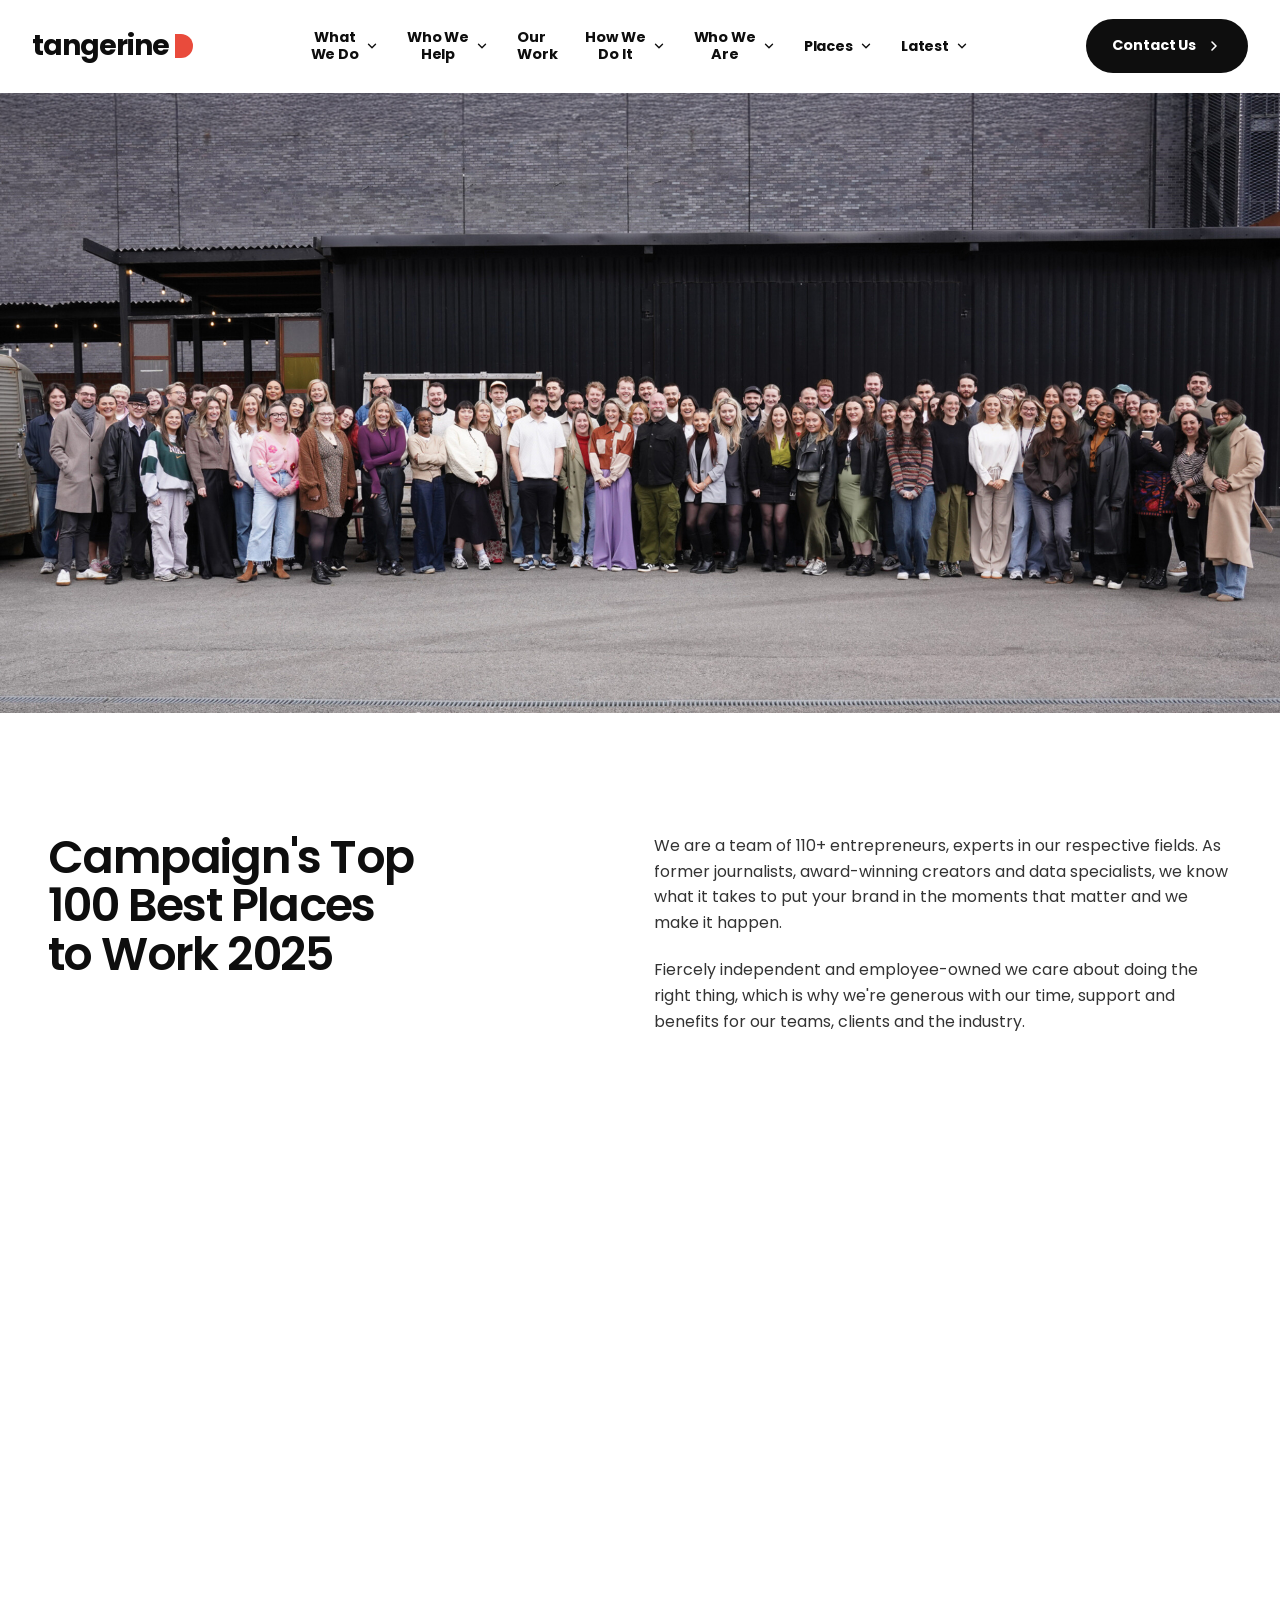
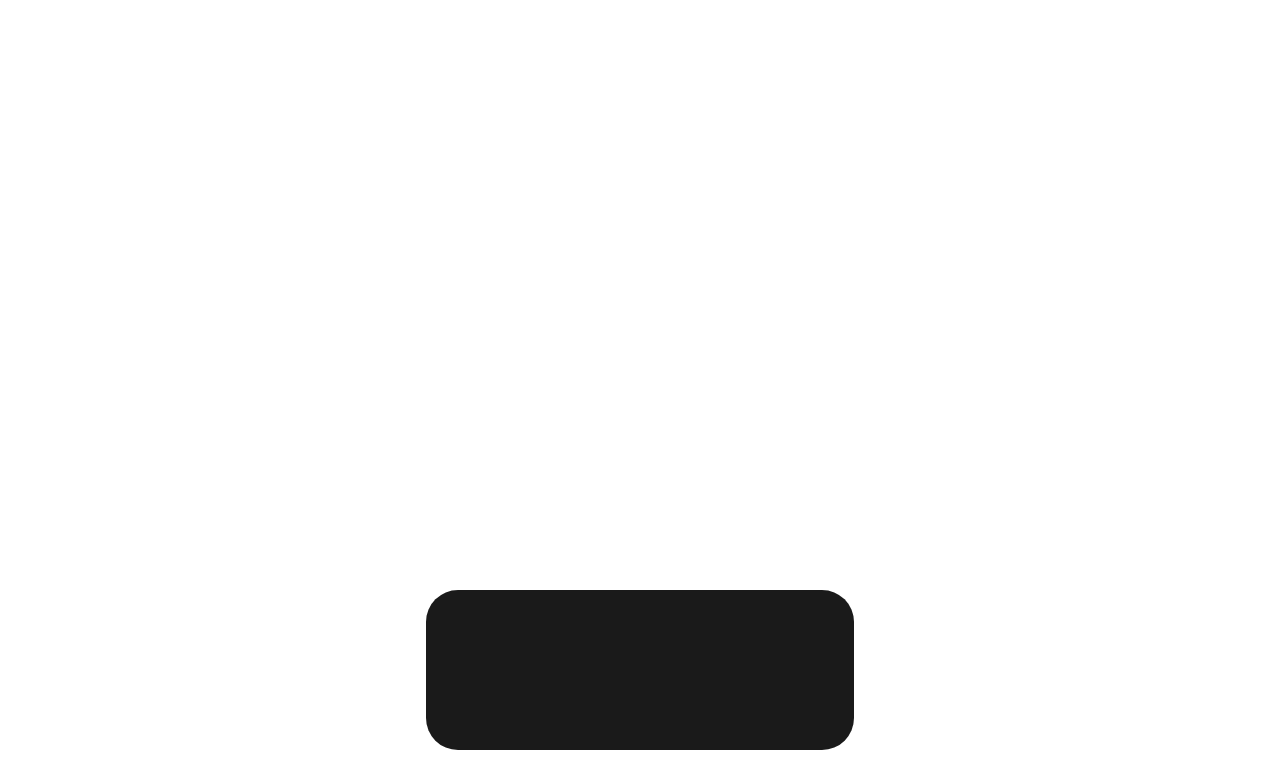
<file: about.html>
<!DOCTYPE html>
<html lang="en">

<head>
  <meta charset="UTF-8" />
  <meta name="viewport" content="width=device-width, initial-scale=1.0" />
  <title>About — Tangerine</title>
  <link rel="stylesheet" href="about.css" />
  <link rel="preconnect" href="https://fonts.googleapis.com" />
  <link rel="preconnect" href="https://fonts.gstatic.com" crossorigin />
  <link href="https://fonts.googleapis.com/css2?family=Poppins:wght@400;500;600;700;800&family=Playfair+Display:ital,wght@1,600;1,700&display=swap" rel="stylesheet" />
</head>

<body>

  <header class="site-header">
    <div class="header-inner">
      <a href="index.html" class="logo" aria-label="Tangerine home">
        <span class="logo-text">tangerine</span>
        <span class="logo-mark" aria-hidden="true"></span>
      </a>

      <nav class="main-nav" aria-label="Primary">
        <ul class="nav-list">
          <li class="nav-item has-dropdown">
            <button class="nav-link" type="button">
              <span>What<br />We Do</span>
              <svg class="chev" viewBox="0 0 24 24" width="14" height="14"><path d="M6 9l6 6 6-6" fill="none" stroke="currentColor" stroke-width="2.4" stroke-linecap="round" stroke-linejoin="round"/></svg>
            </button>
            <div class="mega-menu"><div class="mega-inner">
              <h2 class="mega-title">What We Do</h2>
              <ul class="mega-list">
                <li><a href="pr.html" class="mega-link" style="border-top:2px solid var(--divider);"><span>PR</span></a></li>
                <li><a href="socialmedia.html" class="mega-link"><span>Social Media</span></a></li>
              </ul>
            </div></div>
          </li>

          <li class="nav-item has-dropdown">
            <button class="nav-link" type="button">
              <span>Who We<br />Help</span>
              <svg class="chev" viewBox="0 0 24 24" width="14" height="14"><path d="M6 9l6 6 6-6" fill="none" stroke="currentColor" stroke-width="2.4" stroke-linecap="round" stroke-linejoin="round"/></svg>
            </button>
            <div class="mega-menu"><div class="mega-inner">
              <h2 class="mega-title">Who We Help</h2>
              <ul class="mega-list">
                <li><a href="b2b.html" class="mega-link" style="border-top:2px solid var(--divider);"><span>B2B</span></a></li>
                <li><a href="Ecommerce.html" class="mega-link"><span>Ecommerce</span></a></li>
              </ul>
            </div></div>
          </li>

          <li class="nav-item">
            <a href="our-work.html" class="nav-link"><span>Our<br />Work</span></a>
          </li>

          <li class="nav-item has-dropdown">
            <button class="nav-link" type="button">
              <span>How We<br />Do It</span>
              <svg class="chev" viewBox="0 0 24 24" width="14" height="14"><path d="M6 9l6 6 6-6" fill="none" stroke="currentColor" stroke-width="2.4" stroke-linecap="round" stroke-linejoin="round"/></svg>
            </button>
            <div class="mega-menu"><div class="mega-inner">
              <h2 class="mega-title">How We Do It</h2>
              <ul class="mega-list">
                <li><a href="strategy.html" class="mega-link" style="border-top:2px solid var(--divider);"><span>Strategy</span></a></li>
              </ul>
            </div></div>
          </li>

          <li class="nav-item has-dropdown">
            <button class="nav-link" type="button">
              <span>Who We<br />Are</span>
              <svg class="chev" viewBox="0 0 24 24" width="14" height="14"><path d="M6 9l6 6 6-6" fill="none" stroke="currentColor" stroke-width="2.4" stroke-linecap="round" stroke-linejoin="round"/></svg>
            </button>
            <div class="mega-menu"><div class="mega-inner">
              <h2 class="mega-title">Who We Are</h2>
              <ul class="mega-list">
                <li><a href="about.html" class="mega-link" style="border-top:2px solid var(--divider);"><span>About Tangerine</span></a></li>
                <li><a href="our-careers.html" class="mega-link"><span>Our Careers</span></a></li>
              </ul>
            </div></div>
          </li>

          <li class="nav-item has-dropdown">
            <button class="nav-link" type="button">
              <span>Places</span>
              <svg class="chev" viewBox="0 0 24 24" width="14" height="14"><path d="M6 9l6 6 6-6" fill="none" stroke="currentColor" stroke-width="2.4" stroke-linecap="round" stroke-linejoin="round"/></svg>
            </button>
            <div class="mega-menu"><div class="mega-inner">
              <h2 class="mega-title">Places</h2>
              <ul class="mega-list">
                <li><a href="retriva.html" class="mega-link" style="border-top:2px solid var(--divider);"><span>Retriva</span></a></li>
                <li><a href="micro-lobby.html" class="mega-link"><span>Micro-Lobby</span></a></li>
              </ul>
            </div></div>
          </li>

          <li class="nav-item has-dropdown">
            <button class="nav-link" type="button">
              <span>Latest</span>
              <svg class="chev" viewBox="0 0 24 24" width="14" height="14"><path d="M6 9l6 6 6-6" fill="none" stroke="currentColor" stroke-width="2.4" stroke-linecap="round" stroke-linejoin="round"/></svg>
            </button>
            <div class="mega-menu"><div class="mega-inner">
              <h2 class="mega-title">Latest</h2>
              <ul class="mega-list">
                <li><a href="our-blog.html" class="mega-link" style="border-top:2px solid var(--divider);"><span>Our Blog</span></a></li>
                <li><a href="our-reports.html" class="mega-link"><span>Our Reports</span></a></li>
              </ul>
            </div></div>
          </li>
        </ul>
      </nav>

      <a href="contact.html" class="cta-button">
        <span class="cta-text">
          <span class="cta-text-inner">Contact Us</span>
          <span class="cta-text-inner cta-text-alt" aria-hidden="true">Contact Us</span>
        </span>
        <svg class="cta-arrow" viewBox="0 0 24 24" width="16" height="16"><path d="M9 6l6 6-6 6" fill="none" stroke="currentColor" stroke-width="2.4" stroke-linecap="round" stroke-linejoin="round"/></svg>
      </a>
      <button class="menu-toggle" id="menuToggle" type="button" aria-label="Open menu" aria-expanded="false" aria-controls="mobileMenu">
        <span></span><span></span><span></span>
      </button>
    </div>
  </header>

   <div class="mobile-menu" id="mobileMenu" aria-hidden="true">
    <button class="mm-close" id="menuClose" type="button" aria-label="Close menu">
      <svg viewBox="0 0 24 24" width="28" height="28"><path d="M6 6l12 12M18 6L6 18" fill="none" stroke="currentColor" stroke-width="2.4" stroke-linecap="round"/></svg>
    </button>

    <div class="mm-panels">
      <nav class="mm-panel is-active" data-panel="main" aria-label="Mobile">
        <ul class="mm-list">
          <li><a href="index.html" class="mm-link">Homepage</a></li>
          <li><button type="button" class="mm-link mm-more" data-open="what">What We Do <svg viewBox="0 0 24 24" width="28" height="28"><path d="M9 5l7 7-7 7" fill="none" stroke="currentColor" stroke-width="2.6" stroke-linecap="round" stroke-linejoin="round"/></svg></button></li>
          <li><button type="button" class="mm-link mm-more" data-open="help">Who We Help <svg viewBox="0 0 24 24" width="28" height="28"><path d="M9 5l7 7-7 7" fill="none" stroke="currentColor" stroke-width="2.6" stroke-linecap="round" stroke-linejoin="round"/></svg></button></li>
          <li><a href="our-work.html" class="mm-link">Our Work</a></li>
          <li><button type="button" class="mm-link mm-more" data-open="how">How We Do It <svg viewBox="0 0 24 24" width="28" height="28"><path d="M9 5l7 7-7 7" fill="none" stroke="currentColor" stroke-width="2.6" stroke-linecap="round" stroke-linejoin="round"/></svg></button></li>
          <li><button type="button" class="mm-link mm-more" data-open="who">Who We Are <svg viewBox="0 0 24 24" width="28" height="28"><path d="M9 5l7 7-7 7" fill="none" stroke="currentColor" stroke-width="2.6" stroke-linecap="round" stroke-linejoin="round"/></svg></button></li>
          <li><button type="button" class="mm-link mm-more" data-open="places">Places <svg viewBox="0 0 24 24" width="28" height="28"><path d="M9 5l7 7-7 7" fill="none" stroke="currentColor" stroke-width="2.6" stroke-linecap="round" stroke-linejoin="round"/></svg></button></li>
          <li><button type="button" class="mm-link mm-more" data-open="latest">Latest <svg viewBox="0 0 24 24" width="28" height="28"><path d="M9 5l7 7-7 7" fill="none" stroke="currentColor" stroke-width="2.6" stroke-linecap="round" stroke-linejoin="round"/></svg></button></li>
        </ul>
      </nav>

      <nav class="mm-panel" data-panel="what">
        <button type="button" class="mm-link mm-back"><svg viewBox="0 0 24 24" width="26" height="26"><path d="M15 5l-7 7 7 7" fill="none" stroke="currentColor" stroke-width="2.6" stroke-linecap="round" stroke-linejoin="round"/></svg> Back</button>
        <ul class="mm-list">
          <li><a href="pr.html" class="mm-link">PR</a></li>
          <li><a href="socialmedia.html" class="mm-link">Social Media</a></li>
        </ul>
      </nav>

      <nav class="mm-panel" data-panel="help">
        <button type="button" class="mm-link mm-back"><svg viewBox="0 0 24 24" width="26" height="26"><path d="M15 5l-7 7 7 7" fill="none" stroke="currentColor" stroke-width="2.6" stroke-linecap="round" stroke-linejoin="round"/></svg> Back</button>
        <ul class="mm-list">
          <li><a href="b2b.html" class="mm-link">B2B</a></li>
          <li><a href="Ecommerce.html" class="mm-link">Ecommerce</a></li>
        </ul>
      </nav>

      <nav class="mm-panel" data-panel="how">
        <button type="button" class="mm-link mm-back"><svg viewBox="0 0 24 24" width="26" height="26"><path d="M15 5l-7 7 7 7" fill="none" stroke="currentColor" stroke-width="2.6" stroke-linecap="round" stroke-linejoin="round"/></svg> Back</button>
        <ul class="mm-list">
          <li><a href="strategy.html" class="mm-link">Strategy</a></li>
        </ul>
      </nav>

      <nav class="mm-panel" data-panel="who">
        <button type="button" class="mm-link mm-back"><svg viewBox="0 0 24 24" width="26" height="26"><path d="M15 5l-7 7 7 7" fill="none" stroke="currentColor" stroke-width="2.6" stroke-linecap="round" stroke-linejoin="round"/></svg> Back</button>
        <ul class="mm-list">
          <li><a href="about.html" class="mm-link">About Tangerine</a></li>
          <li><a href="our-careers.html" class="mm-link">Our Careers</a></li>
        </ul>
      </nav>

      <nav class="mm-panel" data-panel="places">
        <button type="button" class="mm-link mm-back"><svg viewBox="0 0 24 24" width="26" height="26"><path d="M15 5l-7 7 7 7" fill="none" stroke="currentColor" stroke-width="2.6" stroke-linecap="round" stroke-linejoin="round"/></svg> Back</button>
        <ul class="mm-list">
          <li><a href="retriva.html" class="mm-link">Retriva</a></li>
          <li><a href="micro-lobby.html" class="mm-link">Micro-Lobby</a></li>
        </ul>
      </nav>

      <nav class="mm-panel" data-panel="latest">
        <button type="button" class="mm-link mm-back"><svg viewBox="0 0 24 24" width="26" height="26"><path d="M15 5l-7 7 7 7" fill="none" stroke="currentColor" stroke-width="2.6" stroke-linecap="round" stroke-linejoin="round"/></svg> Back</button>
        <ul class="mm-list">
          <li><a href="our-blog.html" class="mm-link">Our Blog</a></li>
          <li><a href="our-reports.html" class="mm-link">Our Reports</a></li>
        </ul>
      </nav>
    </div>

    <div class="mm-footer"><a href="contact.html" class="mm-contact">Contact Us</a></div>
  </div>

  <!-- ============ MAIN ============ -->
  <main>

    <section class="about-hero" id="aboutHero">
      <div class="about-hero-inner">
        <img src="images/about-hero.jpg" alt="Tangerine team standing outside the office" />
      </div>
    </section>

    <section class="about-intro" id="aboutIntro">
      <div class="about-intro-inner">
        <h2 class="about-intro-title" data-split>Campaign's Top<br>100 Best Places<br>to Work 2025</h2>
        <div class="about-intro-body">
          <p data-split="0.4">We are a team of 110+ entrepreneurs, experts in our respective fields. As former journalists, award-winning creators and data specialists, we know what it takes to put your brand in the moments that matter and we make it happen.</p>
          <p data-split="0.4">Fiercely independent and employee-owned we care about doing the right thing, which is why we're generous with our time, support and benefits for our teams, clients and the industry.</p>
        </div>
      </div>
    </section>

    <section class="about-grid-section" id="aboutGrid">
      <div class="about-grid-inner">
        <a href="#" class="about-card about-card-large">
          <img src="images/about-grid-1.jpg" alt="Team members at a table" />
        </a>
        <a href="#" class="about-card about-card-small">
          <img src="images/about-grid-2.jpg" alt="Team members talking" />
        </a>
        <a href="#" class="about-card about-card-small">
          <img src="images/about-grid-3.jpg" alt="Team members smiling" />
        </a>
      </div>
    </section>

    <section class="about-values" id="aboutValues">
      <div class="about-values-inner">
        <h2 class="about-values-title" data-split>Our Entrepreneurial Spirit is Captured in Three Key Values</h2>
        <div class="about-values-grid">
          <div class="about-value">
            <h3>Grit</h3>
            <p>We get things done for each other and our clients. We are agile, honest and commercially minded. We're always looking for opportunities to grow and innovate. We're brave and not afraid to push ourselves out of our comfort zone. It makes us better at what we do and how we do it.</p>
          </div>
          <div class="about-value">
            <h3>Glory</h3>
            <p>We're always looking for opportunities to grow and innovate. We challenge the status quo and develop brave strategies that put our clients where they need to be – at the centre of attention. All eyes on us and our clients.</p>
          </div>
          <div class="about-value">
            <h3>Generosity</h3>
            <p>Generosity – we care. We're generous with our time, support and benefits for teams and clients. We believe in doing the right thing, for our teams, our clients and the industry.</p>
          </div>
        </div>
      </div>
    </section>

    <section class="about-fair" id="aboutFair">
      <div class="about-fair-inner">
        <h2 class="about-fair-title" data-split>We're All About<br>Fair Play</h2>
        <p class="about-fair-sub" data-split="0.3">The five promises you can hold us accountable to:</p>

        <div class="about-fair-slider-wrap">
          <div class="about-fair-viewport" id="fairViewport">
            <div class="about-fair-track" id="fairTrack">

              <div class="fair-card">
                <span class="fair-number">1</span>
                <h3 class="fair-title">We're all on the First Team</h3>
                <p class="fair-copy">We are committed to creating an environment that encourages equity and allyship, for everyone to thrive, whatever their background.</p>
              </div>

              <div class="fair-card">
                <span class="fair-number">2</span>
                <h3 class="fair-title">We Craft Content For Everyone</h3>
                <p class="fair-copy">We strive for the highest standards to ensure all our work features inclusive language, design and content to ensure we celebrate and reflect our diverse society.</p>
              </div>

              <div class="fair-card">
                <span class="fair-number">3</span>
                <h3 class="fair-title">We're Setting An Equal Starting Line</h3>
                <p class="fair-copy">Supporting and sustaining new equitable pathways into the industry, we aim to make a career in communications accessible to everyone.</p>
              </div>

              <div class="fair-card">
                <span class="fair-number">4</span>
                <h3 class="fair-title">We Listen, Learn, Practice, Repeat</h3>
                <p class="fair-copy">We commit to ongoing investment in training to develop our understanding, recruitment, line management and mentoring programmes.</p>
              </div>

              <div class="fair-card">
                <span class="fair-number">5</span>
                <h3 class="fair-title">We Keep Eyes And Ears On Progress</h3>
                <p class="fair-copy">DE&amp;I is an evolving process, and we work to regularly collect feedback, data, and insights to evolve and improve the diversity and inclusion of our agency, and our work.</p>
              </div>

            </div>
          </div>

          <!-- Arrows only — same as careers page -->
          <div class="fair-nav" aria-label="Fair Play slider navigation">
            <button type="button" class="fair-arrow" id="fairPrev" aria-label="Previous card">
              <svg viewBox="0 0 24 24" width="20" height="20"><path d="M15 5l-7 7 7 7" fill="none" stroke="currentColor" stroke-width="2.4" stroke-linecap="round" stroke-linejoin="round"/></svg>
            </button>
            <button type="button" class="fair-arrow" id="fairNext" aria-label="Next card">
              <svg viewBox="0 0 24 24" width="20" height="20"><path d="M9 5l7 7-7 7" fill="none" stroke="currentColor" stroke-width="2.4" stroke-linecap="round" stroke-linejoin="round"/></svg>
            </button>
          </div>
        </div>
      </div>
    </section>

    <section class="about-juice" id="aboutJuice">
      <div class="about-juice-inner">
        <div class="about-juice-image">
          <img src="images/about-juice.jpg" alt="Juice Academy graduate presenting" />
        </div>
        <div class="about-juice-copy">
          <span class="about-juice-badge">Juice Academy</span>
          <h2 class="about-juice-title" data-split>We have created over 700 jobs for young people entering the industry</h2>
          <p data-split="0.4">As an employee owned business, we recognise people are the most important part of the business. We're committed to providing new and equitable pathways into the industry. In 2013 we set up The Juice Academy, the UK's first social media apprenticeship scheme, which has now created over 700 jobs for young people entering the industry. Now excelling in their careers, a number of those initial apprentices have now reached the milestone with Tangerine. We think that's pretty awesome.</p>
        </div>
      </div>
    </section>

    <section class="about-cta" id="aboutCta">
      <div class="about-cta-inner">
        <h2 class="about-cta-title" data-split>Fancy Coming Onboard?</h2>
        <a href="our-careers.html" class="about-cta-button">
          <span>View Open Jobs</span>
          <svg viewBox="0 0 24 24" width="16" height="16"><path d="M9 6l6 6-6 6" fill="none" stroke="currentColor" stroke-width="2.4" stroke-linecap="round" stroke-linejoin="round"/></svg>
        </a>
      </div>
    </section>

  </main>

  <!-- ============ FOOTER ============ -->
  <footer class="site-footer" id="siteFooter">
    <div class="footer-box" id="footerBox">
      <div class="footer-content">
        <h2 class="footer-heading">Get in touch</h2>
        <a href="contact.html" class="footer-pill footer-contact">Contact Us</a>
        <p class="footer-tagline">Born in PR.<br />Raised in Social.<br />Digitally Native.</p>

        <div class="footer-grid">
          <div class="footer-socials">
            <a href="#" class="footer-pill">Instagram</a>
            <a href="#" class="footer-pill">Linkedin</a>
            <a href="#" class="footer-pill">X</a>
            <a href="#" class="footer-pill">YouTube</a>
          </div>

          <div class="footer-col">
            <h4>What We Do</h4>
            <a href="pr.html">PR</a><a href="socialmedia.html">Social</a><a href="our-work.html">Our Work</a>
          </div>
          <div class="footer-col">
            <h4>Who We Help</h4>
            <a href="b2b.html">B2B</a><a href="Ecommerce.html">Ecommerce</a><a href="#">Corporate</a>
          </div>
          <div class="footer-col">
            <h4>How We Do It</h4>
            <a href="strategy.html">Strategy</a>
          </div>
          <div class="footer-col">
            <h4>Who We Are</h4>
            <a href="about.html">About us</a><a href="our-careers.html">Careers</a><a href="latest.html">Latest</a><a href="contact.html">Contact</a>
          </div>
        </div>

        <div class="footer-bottom">
          <p>© 2026 Tangerine Bespoke website by <a href="#">mwb-agency.com</a></p>
          <div class="footer-legal">
            <a href="#">Privacy Policy</a><a href="#">Cookies Policy</a><a href="#">Terms of use</a><a href="#">Carbon Reduction Plan</a>
          </div>
        </div>
      </div>
    </div>
  </footer>


  <script>
    const header = document.querySelector('.site-header');
    window.addEventListener('scroll', () => header.classList.toggle('scrolled', window.scrollY > 8));

    // Footer box grow
    (function () {
      const footer = document.getElementById('siteFooter');
      const box = document.getElementById('footerBox');
      if (!footer || !box) return;
      function measure() {
        box.style.transition = 'none';
        box.style.width = '100%'; box.style.height = 'auto';
        const h = box.offsetHeight;
        box.style.width = ''; box.style.height = '';
        void box.offsetWidth;
        box.style.transition = '';
        footer.style.setProperty('--footer-h', h + 'px');
      }
      measure();
      window.addEventListener('load', measure);
      window.addEventListener('resize', measure);
      new IntersectionObserver((entries) => {
        entries.forEach(e => footer.classList.toggle('in-view', e.isIntersecting));
      }, { threshold: 0.25 }).observe(footer);
    })();

    // Mobile menu
    (function () {
      const toggle = document.getElementById('menuToggle');
      const menu = document.getElementById('mobileMenu');
      const closeBtn = document.getElementById('menuClose');
      if (!toggle || !menu || !closeBtn) return;
      const panels = menu.querySelectorAll('.mm-panel');
      const showPanel = name => panels.forEach(p => p.classList.toggle('is-active', p.dataset.panel === name));
      const openMenu = () => {
        showPanel('main');
        menu.classList.add('is-open');
        menu.setAttribute('aria-hidden', 'false');
        toggle.setAttribute('aria-expanded', 'true');
        document.body.classList.add('menu-open');
      };
      const closeMenu = () => {
        menu.classList.remove('is-open');
        menu.setAttribute('aria-hidden', 'true');
        toggle.setAttribute('aria-expanded', 'false');
        document.body.classList.remove('menu-open');
      };
      toggle.addEventListener('click', openMenu);
      closeBtn.addEventListener('click', closeMenu);
      menu.querySelectorAll('[data-open]').forEach(btn => btn.addEventListener('click', () => showPanel(btn.dataset.open)));
      menu.querySelectorAll('.mm-back').forEach(btn => btn.addEventListener('click', () => showPanel('main')));
      menu.querySelectorAll('a').forEach(a => a.addEventListener('click', closeMenu));
      document.addEventListener('keydown', e => {
        if (e.key === 'Escape' && menu.classList.contains('is-open')) closeMenu();
      });
      window.addEventListener('resize', () => { if (window.innerWidth > 1024) closeMenu(); });
    })();

    // Split text into animated words
    (function () {
      document.querySelectorAll('[data-split]').forEach(el => {
        const step = parseFloat(el.dataset.split) || 1;
        let i = 0;
        const walk = (node) => {
          Array.from(node.childNodes).forEach(n => {
            if (n.nodeType === 3) {
              const frag = document.createDocumentFragment();
              n.textContent.split(/(\s+)/).forEach(part => {
                if (!part) return;
                if (/^\s+$/.test(part)) { frag.appendChild(document.createTextNode(' ')); return; }
                const s = document.createElement('span');
                s.style.setProperty('--d', Math.round(i++ * step * 10) / 10);
                s.textContent = part;
                frag.appendChild(s);
              });
              node.replaceChild(frag, n);
            } else if (n.nodeType === 1 && n.tagName !== 'BR') walk(n);
          });
        };
        walk(el);
      });
    })();

    // Reversible reveal on scroll
    (function () {
      const targets = ['aboutHero', 'aboutIntro', 'aboutGrid', 'aboutValues', 'aboutFair', 'aboutJuice', 'aboutCta'];
      targets.forEach(id => {
        const el = document.getElementById(id);
        if (!el) return;
        new IntersectionObserver((entries) => {
          entries.forEach(e => {
            e.target.classList.toggle('in-view', e.isIntersecting);
          });
        }, { threshold: 0.15, rootMargin: '-5% 0px -10% 0px' }).observe(el);
      });
    })();

    // Image cards reversible reveal
    (function () {
      const cards = document.querySelectorAll('.about-card');
      if (!cards.length) return;
      const io = new IntersectionObserver((entries) => {
        entries.forEach(en => {
          en.target.classList.toggle('is-shown', en.isIntersecting);
        });
      }, { threshold: 0.1, rootMargin: '-5% 0px -10% 0px' });
      cards.forEach(c => io.observe(c));
    })();

    // ---- FAIR PLAY SLIDER (same logic as careers page) ----
    (function () {
      const track = document.getElementById('fairTrack');
      const prevBtn = document.getElementById('fairPrev');
      const nextBtn = document.getElementById('fairNext');
      if (!track || !prevBtn || !nextBtn) return;

      const cards = track.querySelectorAll('.fair-card');
      let index = 0;

      function goTo(i) {
        index = Math.max(0, Math.min(cards.length - 1, i));
        const card = cards[index];
        const offset = card.offsetLeft - track.offsetLeft;
        track.style.transform = `translateX(-${offset}px)`;
        prevBtn.disabled = index === 0;
        nextBtn.disabled = index === cards.length - 1;
      }

      prevBtn.addEventListener('click', () => goTo(index - 1));
      nextBtn.addEventListener('click', () => goTo(index + 1));

      window.addEventListener('resize', () => {
        if (window.innerWidth > 900) {
          track.style.transform = '';
          prevBtn.disabled = false;
          nextBtn.disabled = false;
        } else {
          goTo(index);
        }
      });

      if (window.innerWidth <= 900) goTo(0);
    })();
  </script>

</body>

</html>
</file>
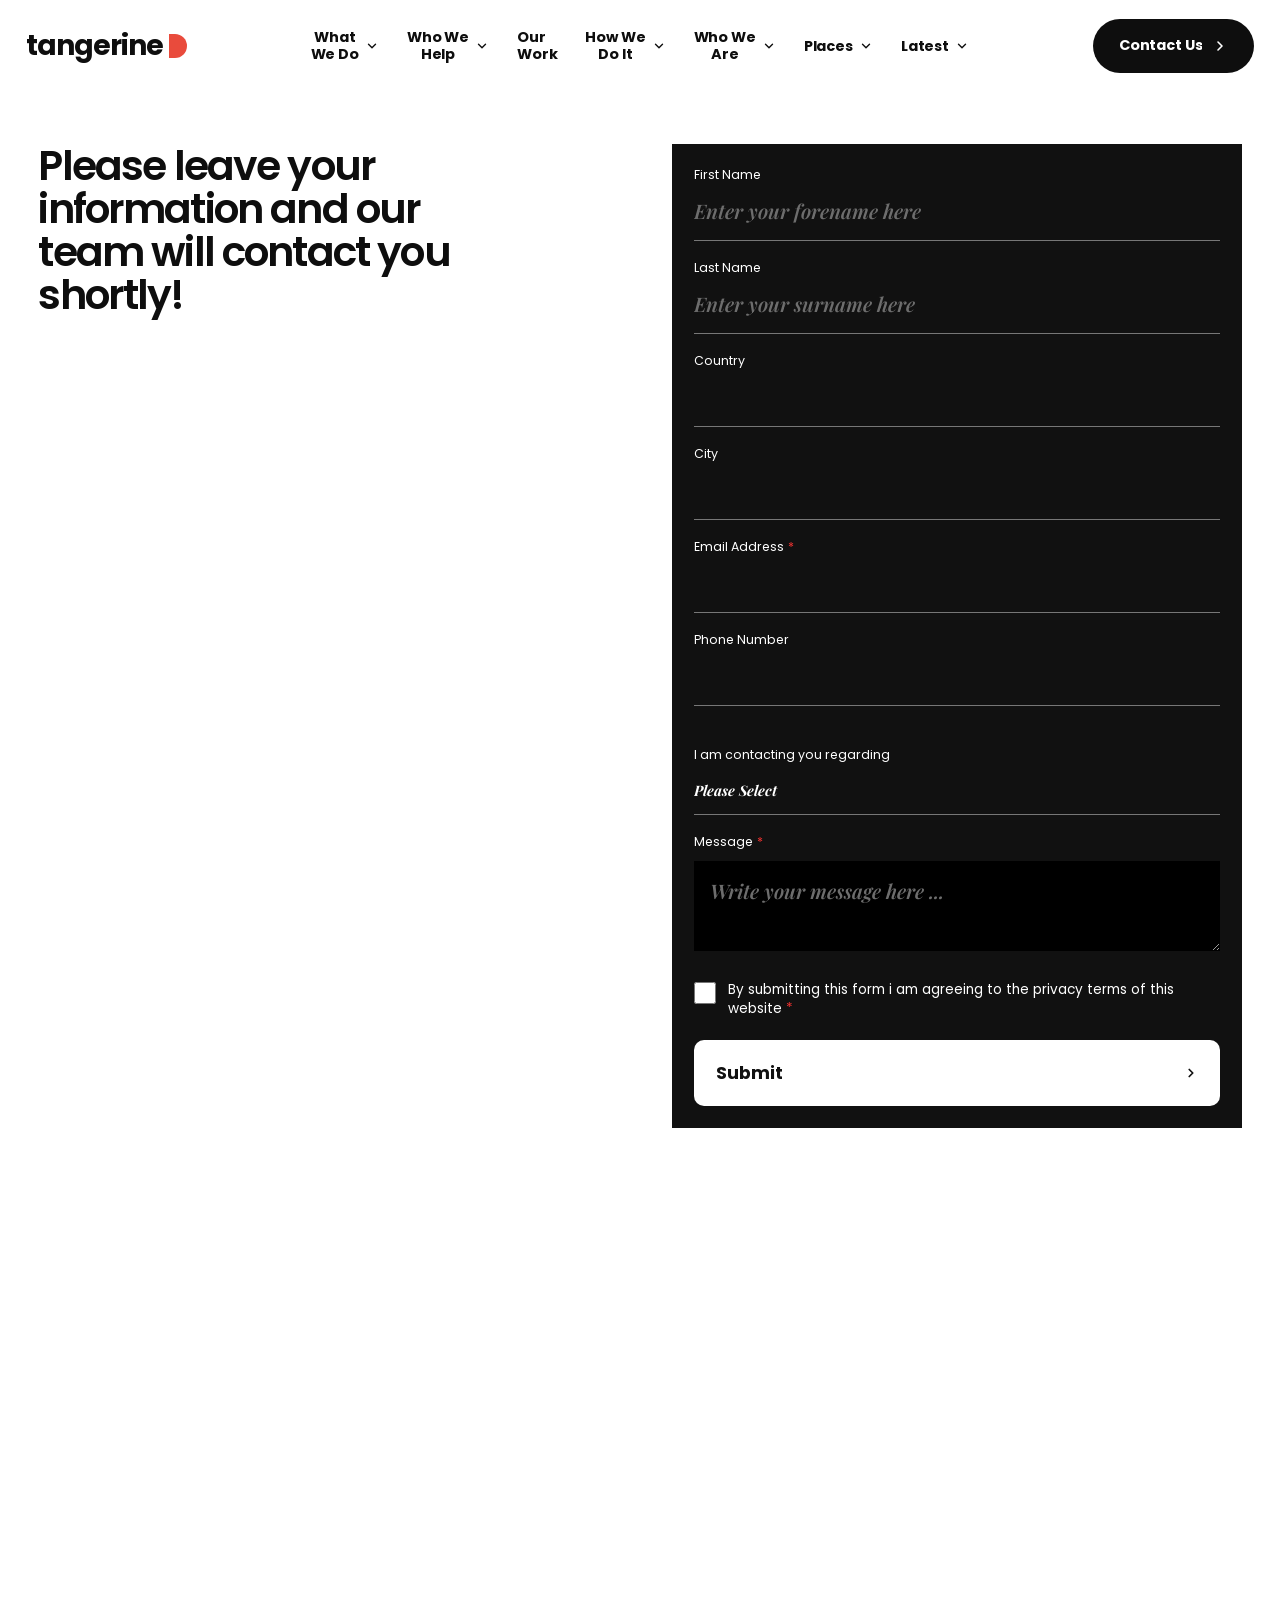
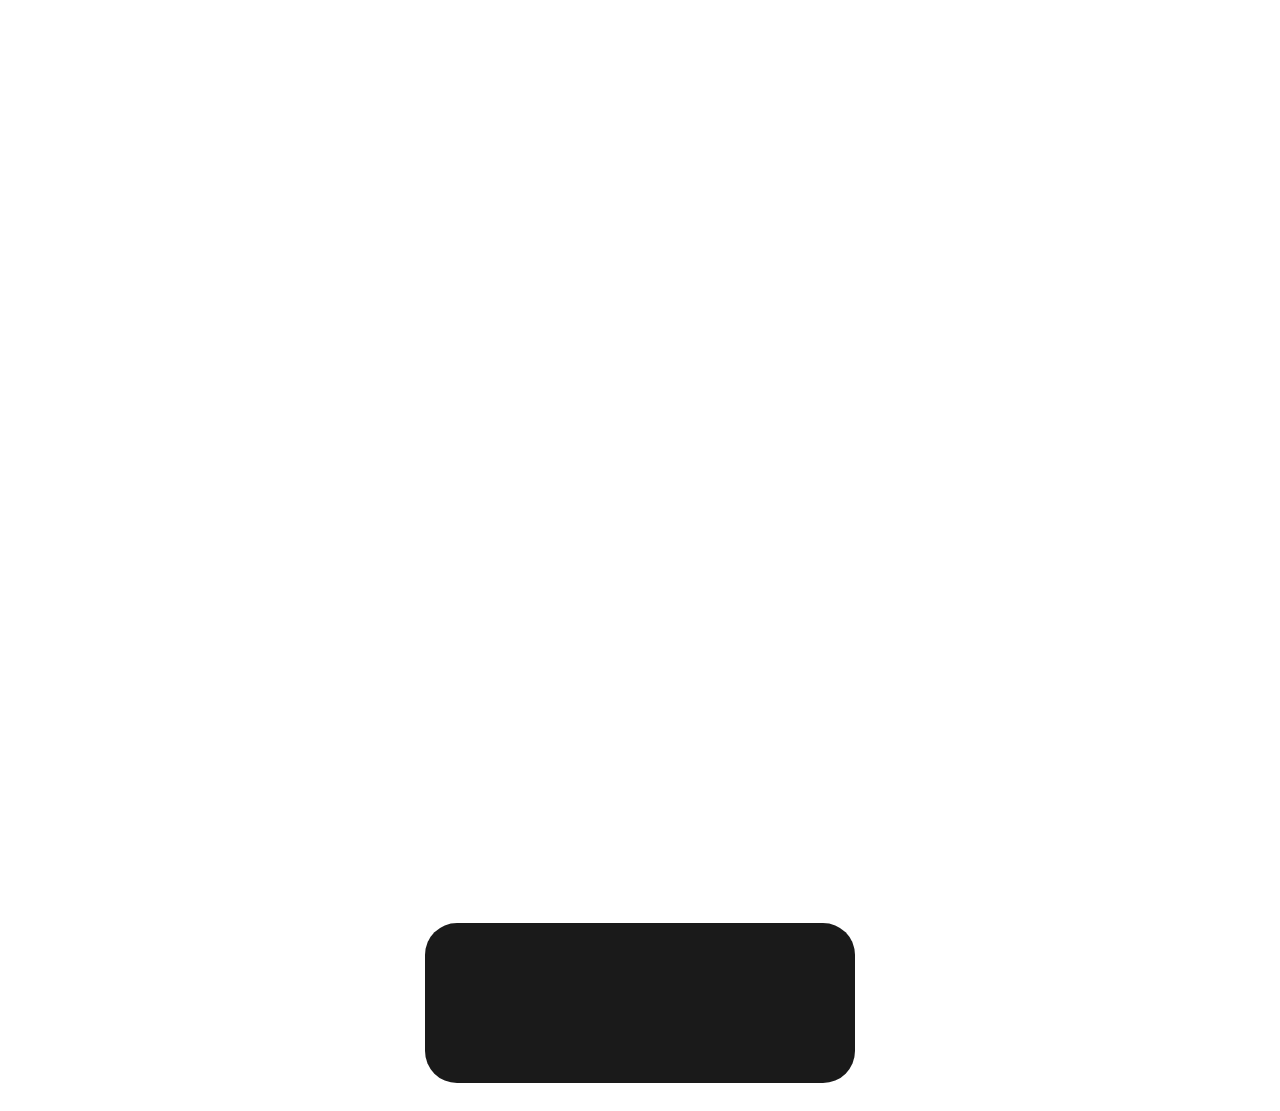
<file: contact.html>
<!DOCTYPE html>
<html lang="en">

<head>
  <meta charset="UTF-8" />
  <meta name="viewport" content="width=device-width, initial-scale=1.0" />
  <title>Contact — Tangerine</title>
  <link rel="stylesheet" href="styles.css" />
  <link rel="stylesheet" href="newpages.css" />
  <link rel="preconnect" href="https://fonts.googleapis.com" />
  <link rel="preconnect" href="https://fonts.gstatic.com" crossorigin />
  <link href="https://fonts.googleapis.com/css2?family=Poppins:wght@300;400;500;600;700;800&family=Playfair+Display:ital,wght@1,600;1,700&display=swap" rel="stylesheet" />
  <link rel="stylesheet" href="extras.css" />
</head>

<body>

 <header class="site-header">
    <div class="header-inner">
      <a href="index.html" class="logo" aria-label="Tangerine home">
        <span class="logo-text">tangerine</span>
        <span class="logo-mark" aria-hidden="true"></span>
      </a>

      <nav class="main-nav" aria-label="Primary">
        <ul class="nav-list">
          <li class="nav-item has-dropdown">
            <button class="nav-link" type="button">
              <span>What<br />We Do</span>
              <svg class="chev" viewBox="0 0 24 24" width="14" height="14"><path d="M6 9l6 6 6-6" fill="none" stroke="currentColor" stroke-width="2.4" stroke-linecap="round" stroke-linejoin="round"/></svg>
            </button>
            <div class="mega-menu"><div class="mega-inner">
              <h2 class="mega-title">What We Do</h2>
              <ul class="mega-list">
                <li><a href="pr.html" class="mega-link" style="border-top:2px solid var(--divider);"><span>PR</span></a></li>
                <li><a href="socialmedia.html" class="mega-link"><span>Social Media</span></a></li>
              </ul>
            </div></div>
          </li>

          <li class="nav-item has-dropdown">
            <button class="nav-link" type="button">
              <span>Who We<br />Help</span>
              <svg class="chev" viewBox="0 0 24 24" width="14" height="14"><path d="M6 9l6 6 6-6" fill="none" stroke="currentColor" stroke-width="2.4" stroke-linecap="round" stroke-linejoin="round"/></svg>
            </button>
            <div class="mega-menu"><div class="mega-inner">
              <h2 class="mega-title">Who We Help</h2>
              <ul class="mega-list">
                <li><a href="b2b.html" class="mega-link" style="border-top:2px solid var(--divider);"><span>B2B</span></a></li>
                <li><a href="Ecommerce.html" class="mega-link"><span>Ecommerce</span></a></li>
              </ul>
            </div></div>
          </li>

          <li class="nav-item">
            <a href="our-work.html" class="nav-link"><span>Our<br />Work</span></a>
          </li>

          <li class="nav-item has-dropdown">
            <button class="nav-link" type="button">
              <span>How We<br />Do It</span>
              <svg class="chev" viewBox="0 0 24 24" width="14" height="14"><path d="M6 9l6 6 6-6" fill="none" stroke="currentColor" stroke-width="2.4" stroke-linecap="round" stroke-linejoin="round"/></svg>
            </button>
            <div class="mega-menu"><div class="mega-inner">
              <h2 class="mega-title">How We Do It</h2>
              <ul class="mega-list">
                <li><a href="strategy.html" class="mega-link" style="border-top:2px solid var(--divider);"><span>Strategy</span></a></li>
              </ul>
            </div></div>
          </li>

          <li class="nav-item has-dropdown">
            <button class="nav-link" type="button">
              <span>Who We<br />Are</span>
              <svg class="chev" viewBox="0 0 24 24" width="14" height="14"><path d="M6 9l6 6 6-6" fill="none" stroke="currentColor" stroke-width="2.4" stroke-linecap="round" stroke-linejoin="round"/></svg>
            </button>
            <div class="mega-menu"><div class="mega-inner">
              <h2 class="mega-title">Who We Are</h2>
              <ul class="mega-list">
                <li><a href="about.html" class="mega-link" style="border-top:2px solid var(--divider);"><span>About Tangerine</span></a></li>
                <li><a href="our-careers.html" class="mega-link"><span>Our Careers</span></a></li>
              </ul>
            </div></div>
          </li>

          <li class="nav-item has-dropdown">
            <button class="nav-link" type="button">
              <span>Places</span>
              <svg class="chev" viewBox="0 0 24 24" width="14" height="14"><path d="M6 9l6 6 6-6" fill="none" stroke="currentColor" stroke-width="2.4" stroke-linecap="round" stroke-linejoin="round"/></svg>
            </button>
            <div class="mega-menu"><div class="mega-inner">
              <h2 class="mega-title">Places</h2>
              <ul class="mega-list">
                <li><a href="retriva.html" class="mega-link" style="border-top:2px solid var(--divider);"><span>Retriva</span></a></li>
                <li><a href="micro-lobby.html" class="mega-link"><span>Micro-Lobby</span></a></li>
              </ul>
            </div></div>
          </li>

          <li class="nav-item has-dropdown">
            <button class="nav-link" type="button">
              <span>Latest</span>
              <svg class="chev" viewBox="0 0 24 24" width="14" height="14"><path d="M6 9l6 6 6-6" fill="none" stroke="currentColor" stroke-width="2.4" stroke-linecap="round" stroke-linejoin="round"/></svg>
            </button>
            <div class="mega-menu"><div class="mega-inner">
              <h2 class="mega-title">Latest</h2>
              <ul class="mega-list">
                <li><a href="our-blog.html" class="mega-link" style="border-top:2px solid var(--divider);"><span>Our Blog</span></a></li>
                <li><a href="our-reports.html" class="mega-link"><span>Our Reports</span></a></li>
              </ul>
            </div></div>
          </li>
        </ul>
      </nav>

      <a href="contact.html" class="cta-button">
        <span class="cta-text">
          <span class="cta-text-inner">Contact Us</span>
          <span class="cta-text-inner cta-text-alt" aria-hidden="true">Contact Us</span>
        </span>
        <svg class="cta-arrow" viewBox="0 0 24 24" width="16" height="16"><path d="M9 6l6 6-6 6" fill="none" stroke="currentColor" stroke-width="2.4" stroke-linecap="round" stroke-linejoin="round"/></svg>
      </a>
      <button class="menu-toggle" id="menuToggle" type="button" aria-label="Open menu" aria-expanded="false" aria-controls="mobileMenu">
        <span></span><span></span><span></span>
      </button>
    </div>
  </header>

  <div class="mobile-menu" id="mobileMenu" aria-hidden="true">
    <button class="mm-close" id="menuClose" type="button" aria-label="Close menu">
      <svg viewBox="0 0 24 24" width="28" height="28"><path d="M6 6l12 12M18 6L6 18" fill="none" stroke="currentColor" stroke-width="2.4" stroke-linecap="round"/></svg>
    </button>

    <div class="mm-panels">
      <nav class="mm-panel is-active" data-panel="main" aria-label="Mobile">
        <ul class="mm-list">
          <li><a href="index.html" class="mm-link">Homepage</a></li>
          <li><button type="button" class="mm-link mm-more" data-open="what">What We Do <svg viewBox="0 0 24 24" width="28" height="28"><path d="M9 5l7 7-7 7" fill="none" stroke="currentColor" stroke-width="2.6" stroke-linecap="round" stroke-linejoin="round"/></svg></button></li>
          <li><button type="button" class="mm-link mm-more" data-open="help">Who We Help <svg viewBox="0 0 24 24" width="28" height="28"><path d="M9 5l7 7-7 7" fill="none" stroke="currentColor" stroke-width="2.6" stroke-linecap="round" stroke-linejoin="round"/></svg></button></li>
          <li><a href="our-work.html" class="mm-link">Our Work</a></li>
          <li><button type="button" class="mm-link mm-more" data-open="how">How We Do It <svg viewBox="0 0 24 24" width="28" height="28"><path d="M9 5l7 7-7 7" fill="none" stroke="currentColor" stroke-width="2.6" stroke-linecap="round" stroke-linejoin="round"/></svg></button></li>
          <li><button type="button" class="mm-link mm-more" data-open="who">Who We Are <svg viewBox="0 0 24 24" width="28" height="28"><path d="M9 5l7 7-7 7" fill="none" stroke="currentColor" stroke-width="2.6" stroke-linecap="round" stroke-linejoin="round"/></svg></button></li>
          <li><button type="button" class="mm-link mm-more" data-open="places">Places <svg viewBox="0 0 24 24" width="28" height="28"><path d="M9 5l7 7-7 7" fill="none" stroke="currentColor" stroke-width="2.6" stroke-linecap="round" stroke-linejoin="round"/></svg></button></li>
          <li><button type="button" class="mm-link mm-more" data-open="latest">Latest <svg viewBox="0 0 24 24" width="28" height="28"><path d="M9 5l7 7-7 7" fill="none" stroke="currentColor" stroke-width="2.6" stroke-linecap="round" stroke-linejoin="round"/></svg></button></li>
        </ul>
      </nav>

      <nav class="mm-panel" data-panel="what">
        <button type="button" class="mm-link mm-back"><svg viewBox="0 0 24 24" width="26" height="26"><path d="M15 5l-7 7 7 7" fill="none" stroke="currentColor" stroke-width="2.6" stroke-linecap="round" stroke-linejoin="round"/></svg> Back</button>
        <ul class="mm-list">
          <li><a href="pr.html" class="mm-link">PR</a></li>
          <li><a href="socialmedia.html" class="mm-link">Social Media</a></li>
        </ul>
      </nav>

      <nav class="mm-panel" data-panel="help">
        <button type="button" class="mm-link mm-back"><svg viewBox="0 0 24 24" width="26" height="26"><path d="M15 5l-7 7 7 7" fill="none" stroke="currentColor" stroke-width="2.6" stroke-linecap="round" stroke-linejoin="round"/></svg> Back</button>
        <ul class="mm-list">
          <li><a href="b2b.html" class="mm-link">B2B</a></li>
          <li><a href="Ecommerce.html" class="mm-link">Ecommerce</a></li>
        </ul>
      </nav>

      <nav class="mm-panel" data-panel="how">
        <button type="button" class="mm-link mm-back"><svg viewBox="0 0 24 24" width="26" height="26"><path d="M15 5l-7 7 7 7" fill="none" stroke="currentColor" stroke-width="2.6" stroke-linecap="round" stroke-linejoin="round"/></svg> Back</button>
        <ul class="mm-list">
          <li><a href="strategy.html" class="mm-link">Strategy</a></li>
        </ul>
      </nav>

      <nav class="mm-panel" data-panel="who">
        <button type="button" class="mm-link mm-back"><svg viewBox="0 0 24 24" width="26" height="26"><path d="M15 5l-7 7 7 7" fill="none" stroke="currentColor" stroke-width="2.6" stroke-linecap="round" stroke-linejoin="round"/></svg> Back</button>
        <ul class="mm-list">
          <li><a href="about.html" class="mm-link">About Tangerine</a></li>
          <li><a href="our-careers.html" class="mm-link">Our Careers</a></li>
        </ul>
      </nav>

      <nav class="mm-panel" data-panel="places">
        <button type="button" class="mm-link mm-back"><svg viewBox="0 0 24 24" width="26" height="26"><path d="M15 5l-7 7 7 7" fill="none" stroke="currentColor" stroke-width="2.6" stroke-linecap="round" stroke-linejoin="round"/></svg> Back</button>
        <ul class="mm-list">
          <li><a href="retriva.html" class="mm-link">Retriva</a></li>
          <li><a href="micro-lobby.html" class="mm-link">Micro-Lobby</a></li>
        </ul>
      </nav>

      <nav class="mm-panel" data-panel="latest">
        <button type="button" class="mm-link mm-back"><svg viewBox="0 0 24 24" width="26" height="26"><path d="M15 5l-7 7 7 7" fill="none" stroke="currentColor" stroke-width="2.6" stroke-linecap="round" stroke-linejoin="round"/></svg> Back</button>
        <ul class="mm-list">
          <li><a href="our-blog.html" class="mm-link">Our Blog</a></li>
          <li><a href="our-reports.html" class="mm-link">Our Reports</a></li>
        </ul>
      </nav>
    </div>

    <div class="mm-footer"><a href="contact.html" class="mm-contact">Contact Us</a></div>
  </div>

  
  <!-- ============ MAIN ============ -->
  <main>

    <section class="np-wrap">
      <div class="ct-grid">
        <h1 data-words>Please leave your information and our team will contact you shortly!</h1>
        <form class="ct-form" id="ctForm" novalidate data-rv="scale">
          <div class="ct-field"><label for="fn">First Name</label><input id="fn" type="text" placeholder="Enter your forename here" autocomplete="given-name" /></div>
          <div class="ct-field"><label for="ln">Last Name</label><input id="ln" type="text" placeholder="Enter your surname here" autocomplete="family-name" /></div>
          <div class="ct-field"><label for="co">Country</label><input id="co" type="text" autocomplete="country-name" /></div>
          <div class="ct-field"><label for="ci">City</label><input id="ci" type="text" autocomplete="address-level2" /></div>
          <div class="ct-field" data-req><label for="em">Email Address<i>*</i></label><input id="em" type="email" autocomplete="email" /></div>
          <div class="ct-field"><label for="ph">Phone Number</label><input id="ph" type="tel" autocomplete="tel" /></div>
          <div class="ct-field" style="margin-top:40px"><label for="re">I am contacting you regarding</label>
            <select id="re"><option>Please Select</option><option>General enquiry</option><option>New business</option><option>PR</option><option>Social</option><option>Retriva</option><option>Micro-Lobby</option><option>Careers</option><option>Press</option></select></div>
          <div class="ct-field" data-req><label for="ms">Message<i>*</i></label><textarea id="ms" placeholder="Write your message here ..."></textarea></div>
          <label class="ct-check" data-req-check><input type="checkbox" id="pv" /><span>By submitting this form i am agreeing to the privacy terms of this website <i style="color:var(--red);font-style:normal">*</i></span></label>
          <button class="ct-submit" type="submit"><span>Submit</span><svg viewBox="0 0 24 24" width="14" height="14"><path d="M9 6l6 6-6 6" fill="none" stroke="currentColor" stroke-width="3" stroke-linecap="round" stroke-linejoin="round"/></svg></button>
          <div class="ct-done" aria-live="polite">
            <svg viewBox="0 0 64 64" width="84" height="84" fill="none" stroke="#f03230" stroke-width="3" stroke-linecap="round" stroke-linejoin="round"><circle cx="32" cy="32" r="29"/><path d="M19 33l9 9 17-19"/></svg>
            <h2>Message sent</h2><p>Thanks — our team will be in touch shortly.</p>
          </div>
        </form>
      </div>
    </section>

    <section class="ct-talk" data-rv>
      <h2>Let’s Keep Talking</h2>
      <div class="ct-cols">
        <div>
          <h3>Find Us</h3>
          <address><a href="#">Tangerine</a><a href="#">Giant’s Basin Potato Wharf</a><a href="#">Castlefield</a><a href="#">Manchester</a><a href="#">M3 4NB</a></address>
          <address><a href="#">Tangerine</a><a href="#">210 Euston Rd</a><a href="#">London</a><a href="#">NW1 2DA</a></address>
        </div>
        <div>
          <h3>Reach out to us</h3>
          <a href="tel:+441618176600">(+44) 161 817 6600</a>
          <div class="ct-soc">
            <a href="#" aria-label="Instagram"><svg viewBox="0 0 24 24" width="22" height="22" fill="none" stroke="currentColor" stroke-width="1.8" stroke-linecap="round" stroke-linejoin="round"><rect x="3" y="3" width="18" height="18" rx="5"/><circle cx="12" cy="12" r="4"/><circle cx="17.5" cy="6.5" r=".6" fill="currentColor"/></svg></a>
            <a href="#" aria-label="X"><svg viewBox="0 0 24 24" width="22" height="22" fill="none" stroke="currentColor" stroke-width="1.8" stroke-linecap="round" stroke-linejoin="round"><path d="M4 4l16 16M20 4L4 20"/></svg></a>
            <a href="#" aria-label="YouTube"><svg viewBox="0 0 24 24" width="22" height="22" fill="none" stroke="currentColor" stroke-width="1.8" stroke-linecap="round" stroke-linejoin="round"><rect x="3" y="5" width="18" height="14" rx="4"/><path d="M10 9l5 3-5 3z" fill="currentColor"/></svg></a>
            <a href="#" aria-label="LinkedIn"><svg viewBox="0 0 24 24" width="22" height="22" fill="none" stroke="currentColor" stroke-width="1.8" stroke-linecap="round" stroke-linejoin="round"><path d="M6 10v8M6 6.5v.1M10 18v-8M10 13c0-2 1.5-3 3-3s3 1 3 3v5"/></svg></a>
          </div>
        </div>
      </div>
    </section>

  </main>

  <!-- ============ FOOTER ============ -->
   <footer class="site-footer" id="siteFooter">
    <div class="footer-box" id="footerBox">
      <div class="footer-content">
        <h2 class="footer-heading">Get in touch</h2>
        <a href="contact.html" class="footer-pill footer-contact">Contact Us</a>
        <p class="footer-tagline">Born in PR.<br />Raised in Social.<br />Digitally Native.</p>

        <div class="footer-grid">
          <div class="footer-socials">
            <a href="#" class="footer-pill">Instagram</a>
            <a href="#" class="footer-pill">Linkedin</a>
            <a href="#" class="footer-pill">X</a>
            <a href="#" class="footer-pill">YouTube</a>
          </div>

          <div class="footer-col">
            <h4>What We Do</h4>
            <a href="pr.html">PR</a><a href="socialmedia.html">Social</a><a href="our-work.html">Our Work</a>
          </div>
          <div class="footer-col">
            <h4>Who We Help</h4>
            <a href="b2b.html">B2B</a><a href="Ecommerce.html">Ecommerce</a><a href="#">Corporate</a>
          </div>
          <div class="footer-col">
            <h4>How We Do It</h4>
            <a href="strategy.html">Strategy</a>
          </div>
          <div class="footer-col">
            <h4>Who We Are</h4>
            <a href="about.html">About us</a><a href="our-careers.html">Careers</a><a href="latest.html">Latest</a><a href="contact.html">Contact</a>
          </div>
        </div>

        <div class="footer-bottom">
          <p>© 2026 Tangerine Bespoke website by <a href="#">mwb-agency.com</a></p>
          <div class="footer-legal">
            <a href="#">Privacy Policy</a><a href="#">Cookies Policy</a><a href="#">Terms of use</a><a href="#">Carbon Reduction Plan</a>
          </div>
        </div>
      </div>
    </div>
  </footer>


  
  <script src="core.js"></script>
  <script>
    // validation + animated confirmation
    (function () {
      const f = document.getElementById('ctForm');
      f.addEventListener('submit', e => {
        e.preventDefault();
        let ok = true;
        f.querySelectorAll('[data-req]').forEach(w => {
          const i = w.querySelector('input,textarea');
          const bad = !i.value.trim() || (i.type === 'email' && !/^\S+@\S+\.\S+$/.test(i.value));
          w.classList.toggle('err', bad);
          if (bad) { ok = false; w.animate([{ translate: '0 0' }, { translate: '-8px 0' }, { translate: '8px 0' }, { translate: '0 0' }], { duration: 300 }); }
        });
        if (!document.getElementById('pv').checked) ok = false;
        if (ok) f.classList.add('sent');
      });
      f.addEventListener('input', e => e.target.closest('.ct-field')?.classList.remove('err'));
    })();
  </script>
  <script src="extras.js" defer></script>
</body>

</html>
</file>
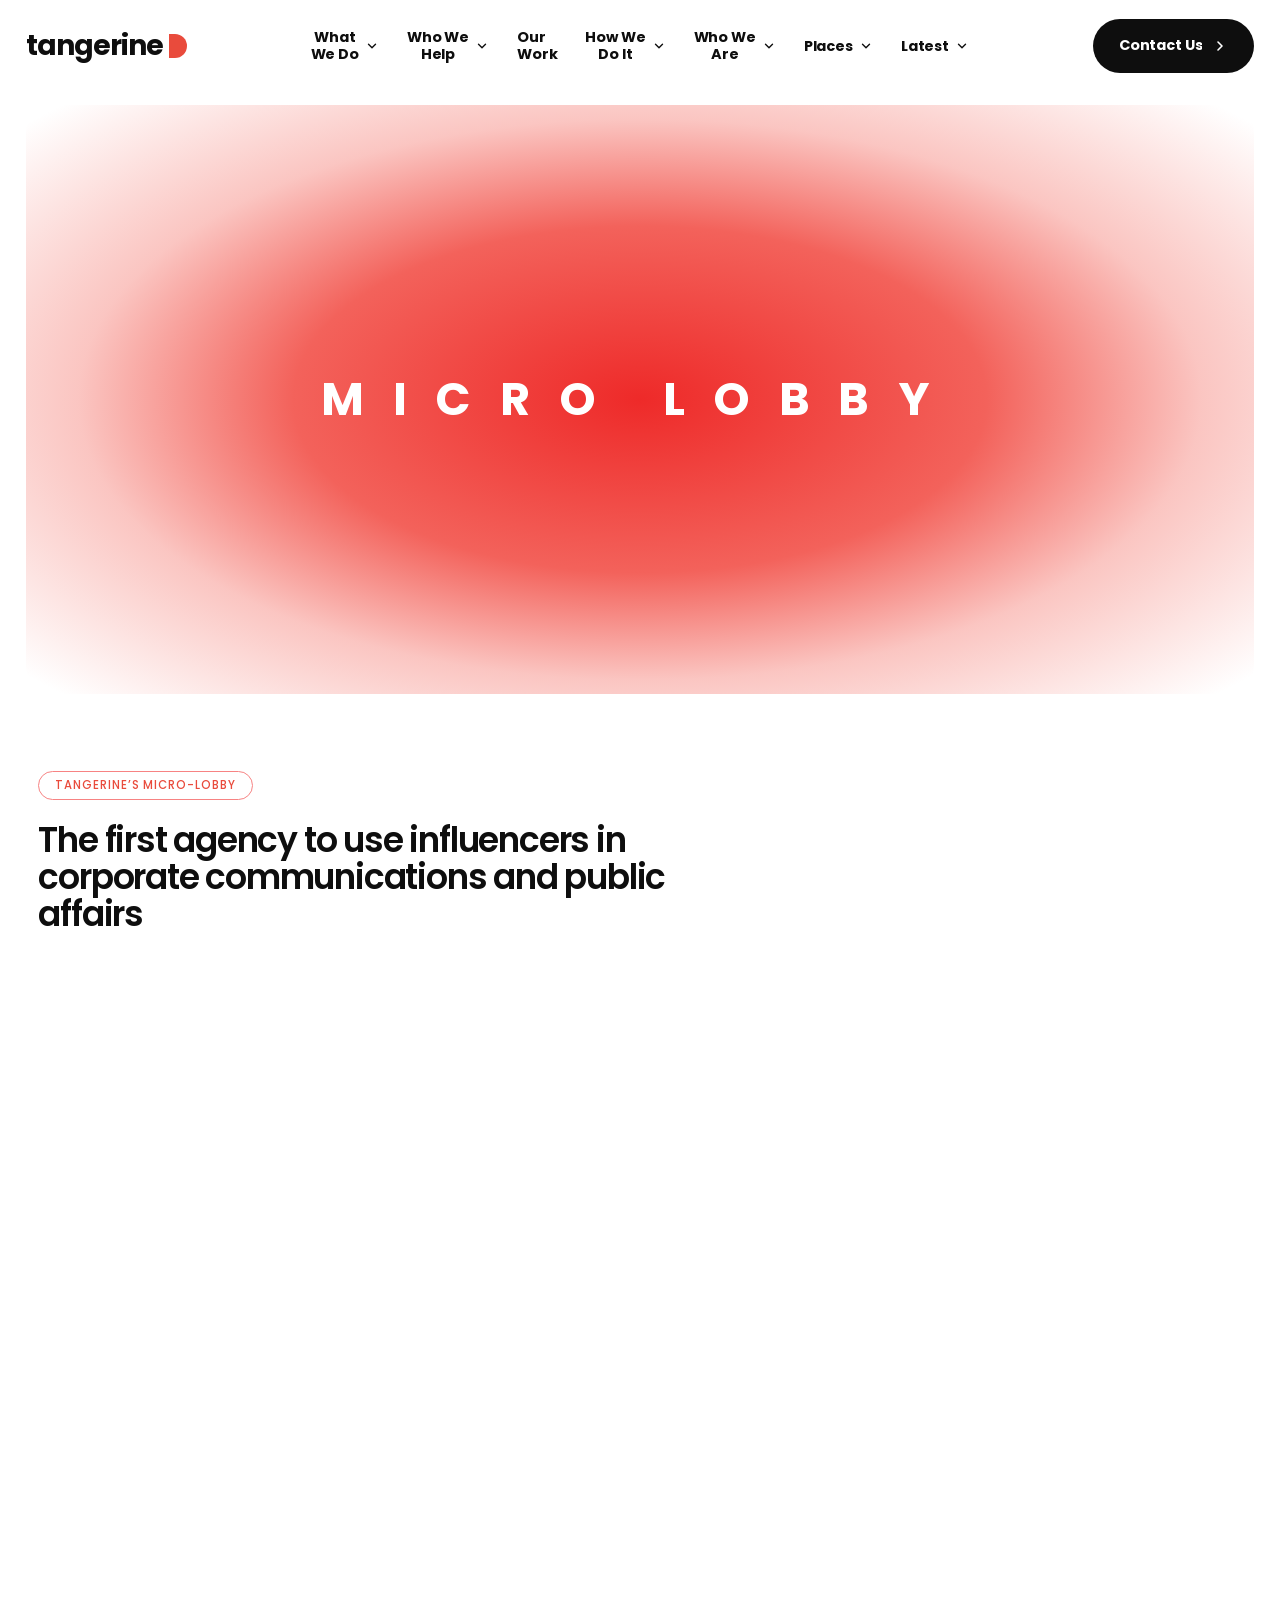
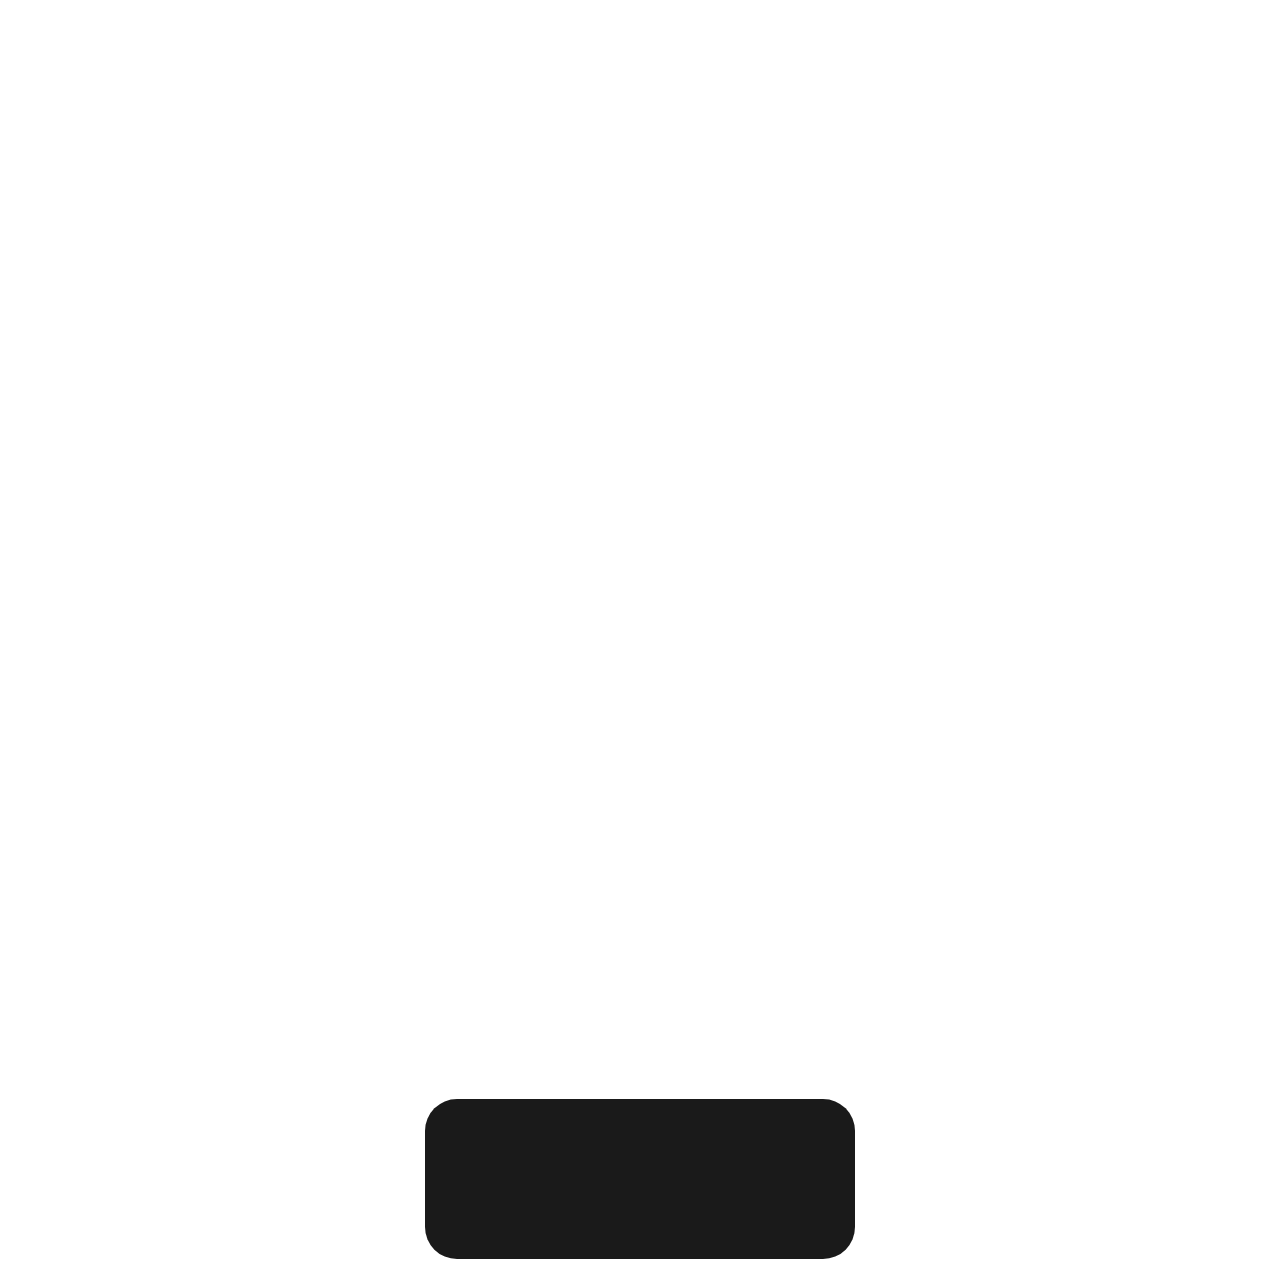
<file: micro-lobby.html>
<!DOCTYPE html>
<html lang="en">

<head>
  <meta charset="UTF-8" />
  <meta name="viewport" content="width=device-width, initial-scale=1.0" />
  <title>Micro-Lobby — Tangerine</title>
  <link rel="stylesheet" href="styles.css" />
  <link rel="stylesheet" href="newpages.css" />
  <link rel="preconnect" href="https://fonts.googleapis.com" />
  <link rel="preconnect" href="https://fonts.gstatic.com" crossorigin />
  <link href="https://fonts.googleapis.com/css2?family=Poppins:wght@300;400;500;600;700;800&family=Playfair+Display:ital,wght@1,600;1,700&display=swap" rel="stylesheet" />
  <link rel="stylesheet" href="extras.css" />
</head>

<body>

 <header class="site-header">
    <div class="header-inner">
      <a href="index.html" class="logo" aria-label="Tangerine home">
        <span class="logo-text">tangerine</span>
        <span class="logo-mark" aria-hidden="true"></span>
      </a>

      <nav class="main-nav" aria-label="Primary">
        <ul class="nav-list">
          <li class="nav-item has-dropdown">
            <button class="nav-link" type="button">
              <span>What<br />We Do</span>
              <svg class="chev" viewBox="0 0 24 24" width="14" height="14"><path d="M6 9l6 6 6-6" fill="none" stroke="currentColor" stroke-width="2.4" stroke-linecap="round" stroke-linejoin="round"/></svg>
            </button>
            <div class="mega-menu"><div class="mega-inner">
              <h2 class="mega-title">What We Do</h2>
              <ul class="mega-list">
                <li><a href="pr.html" class="mega-link" style="border-top:2px solid var(--divider);"><span>PR</span></a></li>
                <li><a href="socialmedia.html" class="mega-link"><span>Social Media</span></a></li>
              </ul>
            </div></div>
          </li>

          <li class="nav-item has-dropdown">
            <button class="nav-link" type="button">
              <span>Who We<br />Help</span>
              <svg class="chev" viewBox="0 0 24 24" width="14" height="14"><path d="M6 9l6 6 6-6" fill="none" stroke="currentColor" stroke-width="2.4" stroke-linecap="round" stroke-linejoin="round"/></svg>
            </button>
            <div class="mega-menu"><div class="mega-inner">
              <h2 class="mega-title">Who We Help</h2>
              <ul class="mega-list">
                <li><a href="b2b.html" class="mega-link" style="border-top:2px solid var(--divider);"><span>B2B</span></a></li>
                <li><a href="Ecommerce.html" class="mega-link"><span>Ecommerce</span></a></li>
              </ul>
            </div></div>
          </li>

          <li class="nav-item">
            <a href="our-work.html" class="nav-link"><span>Our<br />Work</span></a>
          </li>

          <li class="nav-item has-dropdown">
            <button class="nav-link" type="button">
              <span>How We<br />Do It</span>
              <svg class="chev" viewBox="0 0 24 24" width="14" height="14"><path d="M6 9l6 6 6-6" fill="none" stroke="currentColor" stroke-width="2.4" stroke-linecap="round" stroke-linejoin="round"/></svg>
            </button>
            <div class="mega-menu"><div class="mega-inner">
              <h2 class="mega-title">How We Do It</h2>
              <ul class="mega-list">
                <li><a href="strategy.html" class="mega-link" style="border-top:2px solid var(--divider);"><span>Strategy</span></a></li>
              </ul>
            </div></div>
          </li>

          <li class="nav-item has-dropdown">
            <button class="nav-link" type="button">
              <span>Who We<br />Are</span>
              <svg class="chev" viewBox="0 0 24 24" width="14" height="14"><path d="M6 9l6 6 6-6" fill="none" stroke="currentColor" stroke-width="2.4" stroke-linecap="round" stroke-linejoin="round"/></svg>
            </button>
            <div class="mega-menu"><div class="mega-inner">
              <h2 class="mega-title">Who We Are</h2>
              <ul class="mega-list">
                <li><a href="about.html" class="mega-link" style="border-top:2px solid var(--divider);"><span>About Tangerine</span></a></li>
                <li><a href="our-careers.html" class="mega-link"><span>Our Careers</span></a></li>
              </ul>
            </div></div>
          </li>

          <li class="nav-item has-dropdown">
            <button class="nav-link" type="button">
              <span>Places</span>
              <svg class="chev" viewBox="0 0 24 24" width="14" height="14"><path d="M6 9l6 6 6-6" fill="none" stroke="currentColor" stroke-width="2.4" stroke-linecap="round" stroke-linejoin="round"/></svg>
            </button>
            <div class="mega-menu"><div class="mega-inner">
              <h2 class="mega-title">Places</h2>
              <ul class="mega-list">
                <li><a href="retriva.html" class="mega-link" style="border-top:2px solid var(--divider);"><span>Retriva</span></a></li>
                <li><a href="micro-lobby.html" class="mega-link"><span>Micro-Lobby</span></a></li>
              </ul>
            </div></div>
          </li>

          <li class="nav-item has-dropdown">
            <button class="nav-link" type="button">
              <span>Latest</span>
              <svg class="chev" viewBox="0 0 24 24" width="14" height="14"><path d="M6 9l6 6 6-6" fill="none" stroke="currentColor" stroke-width="2.4" stroke-linecap="round" stroke-linejoin="round"/></svg>
            </button>
            <div class="mega-menu"><div class="mega-inner">
              <h2 class="mega-title">Latest</h2>
              <ul class="mega-list">
                <li><a href="our-blog.html" class="mega-link" style="border-top:2px solid var(--divider);"><span>Our Blog</span></a></li>
                <li><a href="our-reports.html" class="mega-link"><span>Our Reports</span></a></li>
              </ul>
            </div></div>
          </li>
        </ul>
      </nav>

      <a href="contact.html" class="cta-button">
        <span class="cta-text">
          <span class="cta-text-inner">Contact Us</span>
          <span class="cta-text-inner cta-text-alt" aria-hidden="true">Contact Us</span>
        </span>
        <svg class="cta-arrow" viewBox="0 0 24 24" width="16" height="16"><path d="M9 6l6 6-6 6" fill="none" stroke="currentColor" stroke-width="2.4" stroke-linecap="round" stroke-linejoin="round"/></svg>
      </a>
      <button class="menu-toggle" id="menuToggle" type="button" aria-label="Open menu" aria-expanded="false" aria-controls="mobileMenu">
        <span></span><span></span><span></span>
      </button>
    </div>
  </header>

  <!-- ============ MOBILE MENU ============ -->
  <div class="mobile-menu" id="mobileMenu" aria-hidden="true">
    <button class="mm-close" id="menuClose" type="button" aria-label="Close menu">
      <svg viewBox="0 0 24 24" width="28" height="28"><path d="M6 6l12 12M18 6L6 18" fill="none" stroke="currentColor" stroke-width="2.4" stroke-linecap="round"/></svg>
    </button>

    <div class="mm-panels">
      <nav class="mm-panel is-active" data-panel="main" aria-label="Mobile">
        <ul class="mm-list">
          <li><a href="index.html" class="mm-link">Homepage</a></li>
          <li><button type="button" class="mm-link mm-more" data-open="what">What We Do <svg viewBox="0 0 24 24" width="28" height="28"><path d="M9 5l7 7-7 7" fill="none" stroke="currentColor" stroke-width="2.6" stroke-linecap="round" stroke-linejoin="round"/></svg></button></li>
          <li><button type="button" class="mm-link mm-more" data-open="help">Who We Help <svg viewBox="0 0 24 24" width="28" height="28"><path d="M9 5l7 7-7 7" fill="none" stroke="currentColor" stroke-width="2.6" stroke-linecap="round" stroke-linejoin="round"/></svg></button></li>
          <li><a href="our-work.html" class="mm-link">Our Work</a></li>
          <li><button type="button" class="mm-link mm-more" data-open="how">How We Do It <svg viewBox="0 0 24 24" width="28" height="28"><path d="M9 5l7 7-7 7" fill="none" stroke="currentColor" stroke-width="2.6" stroke-linecap="round" stroke-linejoin="round"/></svg></button></li>
          <li><button type="button" class="mm-link mm-more" data-open="who">Who We Are <svg viewBox="0 0 24 24" width="28" height="28"><path d="M9 5l7 7-7 7" fill="none" stroke="currentColor" stroke-width="2.6" stroke-linecap="round" stroke-linejoin="round"/></svg></button></li>
          <li><button type="button" class="mm-link mm-more" data-open="places">Places <svg viewBox="0 0 24 24" width="28" height="28"><path d="M9 5l7 7-7 7" fill="none" stroke="currentColor" stroke-width="2.6" stroke-linecap="round" stroke-linejoin="round"/></svg></button></li>
          <li><button type="button" class="mm-link mm-more" data-open="latest">Latest <svg viewBox="0 0 24 24" width="28" height="28"><path d="M9 5l7 7-7 7" fill="none" stroke="currentColor" stroke-width="2.6" stroke-linecap="round" stroke-linejoin="round"/></svg></button></li>
        </ul>
      </nav>

      <nav class="mm-panel" data-panel="what">
        <button type="button" class="mm-link mm-back"><svg viewBox="0 0 24 24" width="26" height="26"><path d="M15 5l-7 7 7 7" fill="none" stroke="currentColor" stroke-width="2.6" stroke-linecap="round" stroke-linejoin="round"/></svg> Back</button>
        <ul class="mm-list">
          <li><a href="pr.html" class="mm-link">PR</a></li>
          <li><a href="socialmedia.html" class="mm-link">Social Media</a></li>
        </ul>
      </nav>

      <nav class="mm-panel" data-panel="help">
        <button type="button" class="mm-link mm-back"><svg viewBox="0 0 24 24" width="26" height="26"><path d="M15 5l-7 7 7 7" fill="none" stroke="currentColor" stroke-width="2.6" stroke-linecap="round" stroke-linejoin="round"/></svg> Back</button>
        <ul class="mm-list">
          <li><a href="b2b.html" class="mm-link">B2B</a></li>
          <li><a href="Ecommerce.html" class="mm-link">Ecommerce</a></li>
        </ul>
      </nav>

      <nav class="mm-panel" data-panel="how">
        <button type="button" class="mm-link mm-back"><svg viewBox="0 0 24 24" width="26" height="26"><path d="M15 5l-7 7 7 7" fill="none" stroke="currentColor" stroke-width="2.6" stroke-linecap="round" stroke-linejoin="round"/></svg> Back</button>
        <ul class="mm-list">
          <li><a href="strategy.html" class="mm-link">Strategy</a></li>
        </ul>
      </nav>

      <nav class="mm-panel" data-panel="who">
        <button type="button" class="mm-link mm-back"><svg viewBox="0 0 24 24" width="26" height="26"><path d="M15 5l-7 7 7 7" fill="none" stroke="currentColor" stroke-width="2.6" stroke-linecap="round" stroke-linejoin="round"/></svg> Back</button>
        <ul class="mm-list">
          <li><a href="about.html" class="mm-link">About Tangerine</a></li>
          <li><a href="our-careers.html" class="mm-link">Our Careers</a></li>
        </ul>
      </nav>

      <nav class="mm-panel" data-panel="places">
        <button type="button" class="mm-link mm-back"><svg viewBox="0 0 24 24" width="26" height="26"><path d="M15 5l-7 7 7 7" fill="none" stroke="currentColor" stroke-width="2.6" stroke-linecap="round" stroke-linejoin="round"/></svg> Back</button>
        <ul class="mm-list">
          <li><a href="retriva.html" class="mm-link">Retriva</a></li>
          <li><a href="micro-lobby.html" class="mm-link">Micro-Lobby</a></li>
        </ul>
      </nav>

      <nav class="mm-panel" data-panel="latest">
        <button type="button" class="mm-link mm-back"><svg viewBox="0 0 24 24" width="26" height="26"><path d="M15 5l-7 7 7 7" fill="none" stroke="currentColor" stroke-width="2.6" stroke-linecap="round" stroke-linejoin="round"/></svg> Back</button>
        <ul class="mm-list">
          <li><a href="our-blog.html" class="mm-link">Our Blog</a></li>
          <li><a href="our-reports.html" class="mm-link">Our Reports</a></li>
        </ul>
      </nav>
    </div>

    <div class="mm-footer"><a href="contact.html" class="mm-contact">Contact Us</a></div>
  </div>

  <!-- ============ MAIN ============ -->
  <main>

    <section class="np-hero np-hero-micro"><h1 class="ml-logo">Micro Lobby</h1></section>

    <section class="np-sec" data-rv>
      <div class="np-wrap">
        <span class="np-tag">Tangerine’s Micro-Lobby</span>
        <h2 class="np-h2" data-words>The first agency to use influencers in corporate communications and public affairs</h2>
        <p class="np-p" data-words style="margin-top:22px">We partner brands with respected industry influencers to reach policymakers, regulators, business leaders and B2B buyers.</p>
        <p class="np-p" data-words>Tangerine’s senior corporate affairs advisors will craft compelling messages, map stakeholders and deliver content with laser precision to decision makers.</p>
        <p class="np-p" data-words>The Micro-Lobby is designed to deliver results – underpinned by Tangerine’s award-winning influencer-marketing team.</p>
      </div>
    </section>

    <section class="np-wrap" data-rv>
      <div class="np-image ml-photo np-parallax">
        <img src="images/micro-camera.jpg" alt="Influencer filming on a camera" onerror="this.style.display='none'" />
      </div>
    </section>

    <section class="np-sec" data-rv>
      <div class="np-wrap">
        <div class="np-split">
          <div>
            <span class="np-tag">Finding a new way</span>
            <h2 class="np-h2" data-words>Traditional methods such as media coverage, stakeholder meetings and events are still key parts of a campaign.</h2>
          </div>
          <div>
            <p class="np-p" data-words style="--d:0.0s">However, there is a new way to get your message in front of decision makers.</p>
            <p class="np-p" data-words style="--d:0.1s">Your message, told boldly and creatively, can appear directly on the social media feeds of the people that matter the most to your organisation.</p>
            <p class="np-p" data-words style="--d:0.2s">We know decision makers can often scroll past posts from brands. But they will stop and listen to people.</p>
            <p class="np-p" data-words style="--d:0.3s">We identify the trusted voices already shaping their thinking.</p>
          </div>
        </div>
      </div>
    </section>

    <section class="ml-statement" data-rv>
      <div class="np-wrap">
        <h2 class="np-big" data-words>Then we help your message become part of the conversation.</h2>
      </div>
    </section>

    <section class="np-wrap" data-rv>
      <div class="np-image ml-photo np-parallax">
        <img src="images/micro-bigben.jpg" alt="Big Ben against a blue sky" onerror="this.style.display='none'" />
      </div>
    </section>

    <section class="np-sec" data-rv>
      <div class="np-wrap">
        <div class="np-split">
          <div>
            <span class="np-tag">Credibility you can’t buy through advertising</span>
            <h2 class="np-h2" data-words>People trust people.</h2>
          </div>
          <div>
            <p class="np-p" data-words style="--d:0.0s">That’s why the world’s most effective influencers aren’t always celebrities. They’re experts.</p>
            <p class="np-p" data-words style="--d:0.1s">We partner brands with credible intellectual influencers who command attention and trust among highly valuable professional audiences.</p>
            <p class="np-p" data-words style="--d:0.2s">Because when complex decisions are made, credibility matters more than reach.</p>
          </div>
        </div>
        <div class="ml-grid">
          <div class="np-split">
            <div>
              <span class="np-tag">From awareness to action</span>
              <h2 class="np-h2" data-words>Built to influence the conversations that shape business outcomes.</h2>
            </div>
            <div>
              <p class="np-p" data-words style="--d:0.0s">The Micro-Lobby combines influencer strategy, stakeholder mapping, reputation management, public affairs intelligence, B2B marketing and thought leadership.</p>
            </div>
          </div>
        </div>
      </div>
    </section>

    <section class="np-wrap" data-rv>
      <div class="np-image ml-photo np-parallax">
        <img src="images/micro-heatmap.jpg" alt="Influencer videos with attention heatmaps" onerror="this.style.display='none'" />
      </div>
    </section>

    <section class="np-sec" data-rv>
      <div class="np-wrap">
        <span class="np-tag">How it works</span>
        <h2 class="np-h2" data-words>Tangerine’s senior consultants will work with in-house teams to design a bespoke campaign strategy.</h2>
        <p class="np-p" data-words style="margin-top:22px">We will hone your key messaging and build stakeholder lists for those you want to influence.</p>
        <p class="np-p" data-words>Our digital experts manage the influencer process – from shortlisting to day-to-day management.</p>
        <p class="np-p" data-words>You will have the final say on scripts and content.</p>
        <p class="np-p" data-words>From there, it is all about serving creative content to the decision makers and delivering results.</p>
      </div>
    </section>

    <section class="np-wrap" data-rv="scale" style="padding-bottom:clamp(60px,8vw,120px)">
      <div class="np-cta">
        <h3>Want to hear more?</h3>
        <a href="contact.html" class="np-btn">Get in touch today</a>
      </div>
    </section>

  </main>

  <!-- ============ FOOTER ============ -->
    <footer class="site-footer" id="siteFooter">
    <div class="footer-box" id="footerBox">
      <div class="footer-content">
        <h2 class="footer-heading">Get in touch</h2>
        <a href="contact.html" class="footer-pill footer-contact">Contact Us</a>
        <p class="footer-tagline">Born in PR.<br />Raised in Social.<br />Digitally Native.</p>

        <div class="footer-grid">
          <div class="footer-socials">
            <a href="#" class="footer-pill">Instagram</a>
            <a href="#" class="footer-pill">Linkedin</a>
            <a href="#" class="footer-pill">X</a>
            <a href="#" class="footer-pill">YouTube</a>
          </div>

          <div class="footer-col">
            <h4>What We Do</h4>
            <a href="pr.html">PR</a><a href="socialmedia.html">Social</a><a href="our-work.html">Our Work</a>
          </div>
          <div class="footer-col">
            <h4>Who We Help</h4>
            <a href="b2b.html">B2B</a><a href="Ecommerce.html">Ecommerce</a><a href="#">Corporate</a>
          </div>
          <div class="footer-col">
            <h4>How We Do It</h4>
            <a href="strategy.html">Strategy</a>
          </div>
          <div class="footer-col">
            <h4>Who We Are</h4>
            <a href="about.html">About us</a><a href="our-careers.html">Careers</a><a href="latest.html">Latest</a><a href="contact.html">Contact</a>
          </div>
        </div>

        <div class="footer-bottom">
          <p>© 2026 Tangerine Bespoke website by <a href="#">mwb-agency.com</a></p>
          <div class="footer-legal">
            <a href="#">Privacy Policy</a><a href="#">Cookies Policy</a><a href="#">Terms of use</a><a href="#">Carbon Reduction Plan</a>
          </div>
        </div>
      </div>
    </div>
  </footer>


  <script src="core.js"></script>
  <script src="extras.js" defer></script>
</body>

</html>
</file>
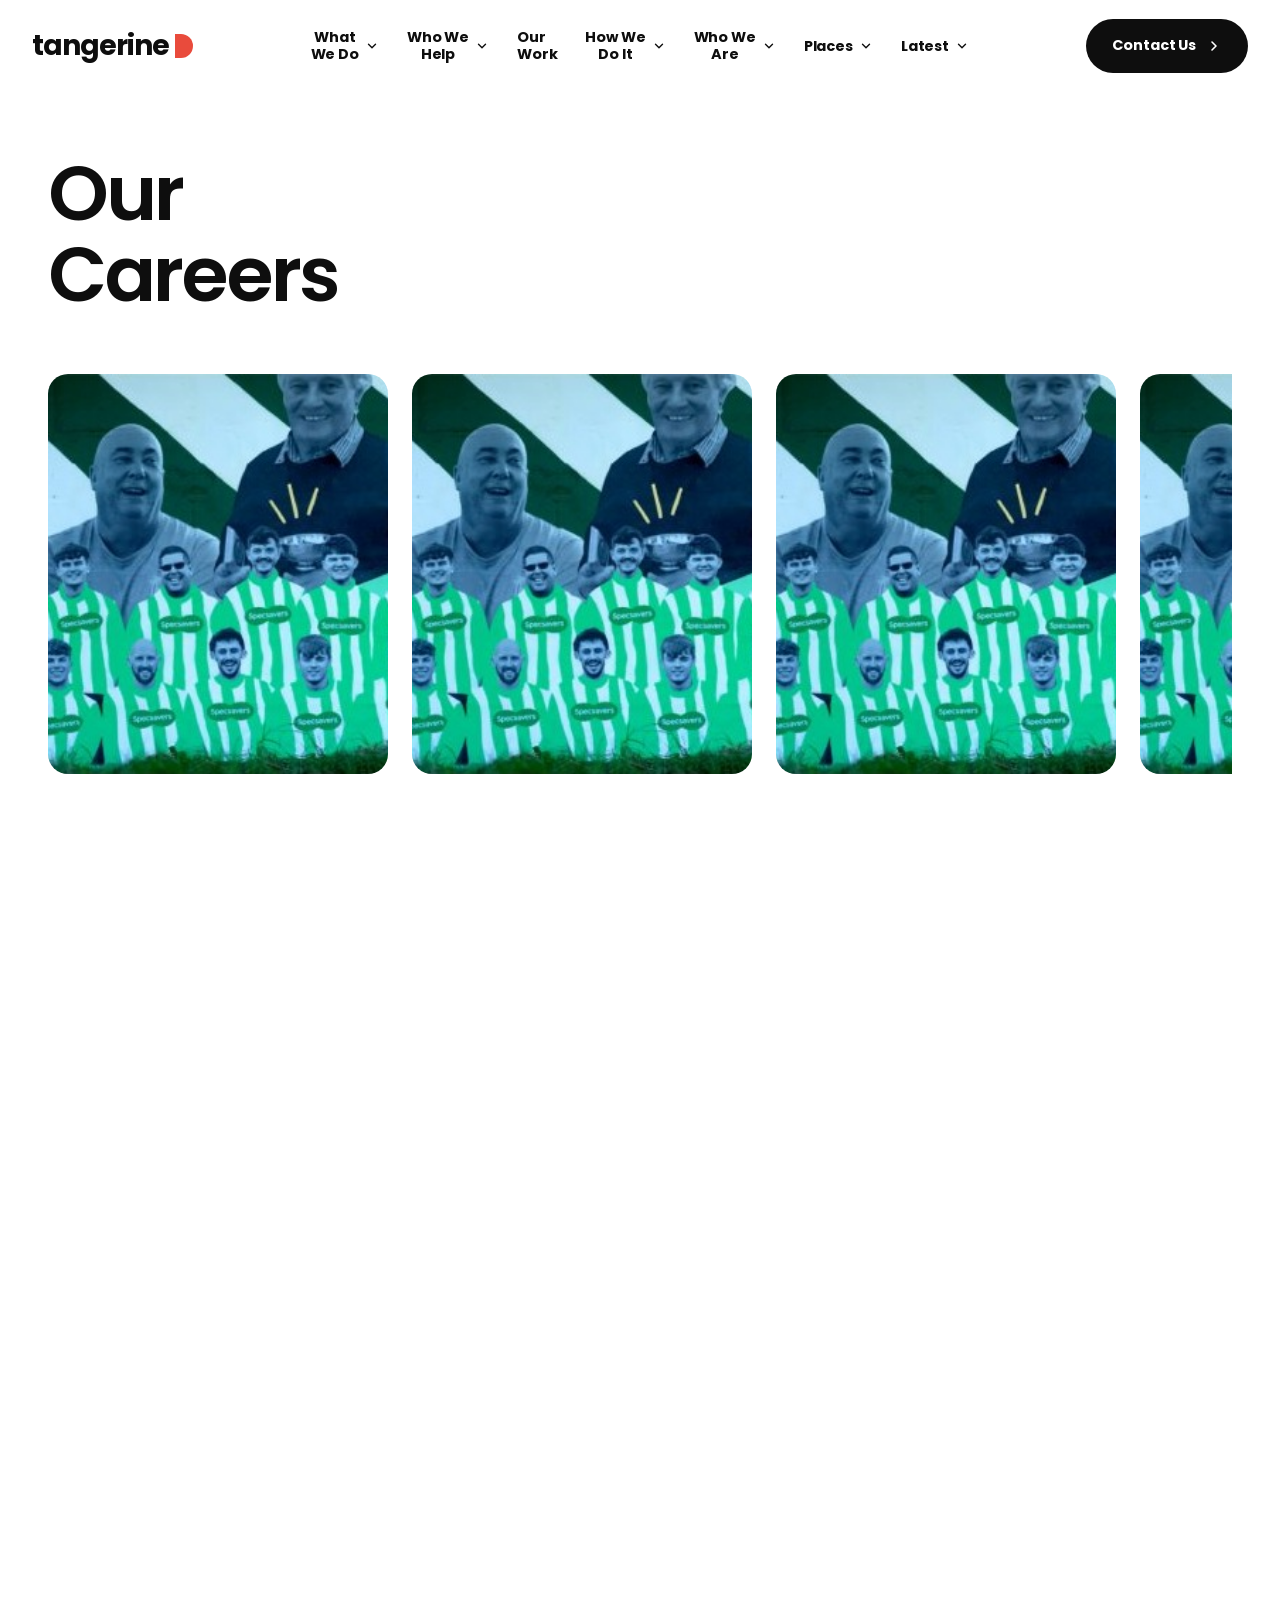
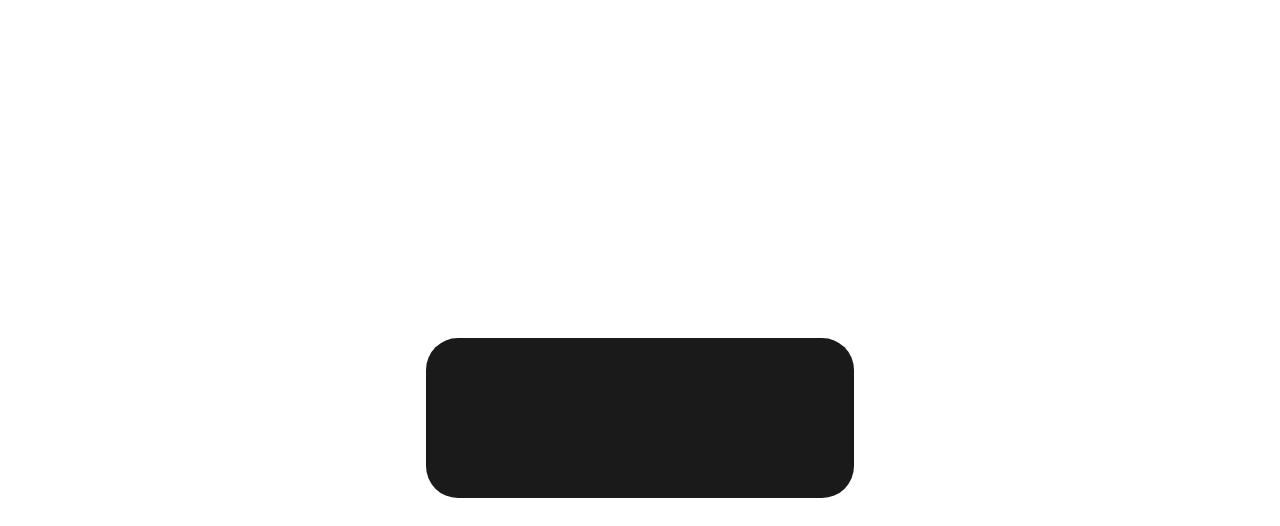
<file: our-careers.html>
<!DOCTYPE html>
<html lang="en">

<head>
  <meta charset="UTF-8" />
  <meta name="viewport" content="width=device-width, initial-scale=1.0" />
  <title>Our Careers — Tangerine</title>
  <link rel="stylesheet" href="our-careers.css" />
  <link rel="preconnect" href="https://fonts.googleapis.com" />
  <link rel="preconnect" href="https://fonts.gstatic.com" crossorigin />
  <link href="https://fonts.googleapis.com/css2?family=Poppins:wght@400;500;600;700;800&family=Playfair+Display:ital,wght@1,600;1,700&display=swap" rel="stylesheet" />
</head>

<body>

  <header class="site-header">
    <div class="header-inner">
      <a href="index.html" class="logo" aria-label="Tangerine home">
        <span class="logo-text">tangerine</span>
        <span class="logo-mark" aria-hidden="true"></span>
      </a>

      <nav class="main-nav" aria-label="Primary">
        <ul class="nav-list">
          <li class="nav-item has-dropdown">
            <button class="nav-link" type="button">
              <span>What<br />We Do</span>
              <svg class="chev" viewBox="0 0 24 24" width="14" height="14"><path d="M6 9l6 6 6-6" fill="none" stroke="currentColor" stroke-width="2.4" stroke-linecap="round" stroke-linejoin="round"/></svg>
            </button>
            <div class="mega-menu"><div class="mega-inner">
              <h2 class="mega-title">What We Do</h2>
              <ul class="mega-list">
                <li><a href="pr.html" class="mega-link" style="border-top:2px solid var(--divider);"><span>PR</span></a></li>
                <li><a href="socialmedia.html" class="mega-link"><span>Social Media</span></a></li>
              </ul>
            </div></div>
          </li>

          <li class="nav-item has-dropdown">
            <button class="nav-link" type="button">
              <span>Who We<br />Help</span>
              <svg class="chev" viewBox="0 0 24 24" width="14" height="14"><path d="M6 9l6 6 6-6" fill="none" stroke="currentColor" stroke-width="2.4" stroke-linecap="round" stroke-linejoin="round"/></svg>
            </button>
            <div class="mega-menu"><div class="mega-inner">
              <h2 class="mega-title">Who We Help</h2>
              <ul class="mega-list">
                <li><a href="b2b.html" class="mega-link" style="border-top:2px solid var(--divider);"><span>B2B</span></a></li>
                <li><a href="Ecommerce.html" class="mega-link"><span>Ecommerce</span></a></li>
              </ul>
            </div></div>
          </li>

          <li class="nav-item">
            <a href="our-work.html" class="nav-link"><span>Our<br />Work</span></a>
          </li>

          <li class="nav-item has-dropdown">
            <button class="nav-link" type="button">
              <span>How We<br />Do It</span>
              <svg class="chev" viewBox="0 0 24 24" width="14" height="14"><path d="M6 9l6 6 6-6" fill="none" stroke="currentColor" stroke-width="2.4" stroke-linecap="round" stroke-linejoin="round"/></svg>
            </button>
            <div class="mega-menu"><div class="mega-inner">
              <h2 class="mega-title">How We Do It</h2>
              <ul class="mega-list">
                <li><a href="strategy.html" class="mega-link" style="border-top:2px solid var(--divider);"><span>Strategy</span></a></li>
              </ul>
            </div></div>
          </li>

          <li class="nav-item has-dropdown">
            <button class="nav-link" type="button">
              <span>Who We<br />Are</span>
              <svg class="chev" viewBox="0 0 24 24" width="14" height="14"><path d="M6 9l6 6 6-6" fill="none" stroke="currentColor" stroke-width="2.4" stroke-linecap="round" stroke-linejoin="round"/></svg>
            </button>
            <div class="mega-menu"><div class="mega-inner">
              <h2 class="mega-title">Who We Are</h2>
              <ul class="mega-list">
                <li><a href="about.html" class="mega-link" style="border-top:2px solid var(--divider);"><span>About Tangerine</span></a></li>
                <li><a href="our-careers.html" class="mega-link"><span>Our Careers</span></a></li>
              </ul>
            </div></div>
          </li>

          <li class="nav-item has-dropdown">
            <button class="nav-link" type="button">
              <span>Places</span>
              <svg class="chev" viewBox="0 0 24 24" width="14" height="14"><path d="M6 9l6 6 6-6" fill="none" stroke="currentColor" stroke-width="2.4" stroke-linecap="round" stroke-linejoin="round"/></svg>
            </button>
            <div class="mega-menu"><div class="mega-inner">
              <h2 class="mega-title">Places</h2>
              <ul class="mega-list">
                <li><a href="retriva.html" class="mega-link" style="border-top:2px solid var(--divider);"><span>Retriva</span></a></li>
                <li><a href="micro-lobby.html" class="mega-link"><span>Micro-Lobby</span></a></li>
              </ul>
            </div></div>
          </li>

          <li class="nav-item has-dropdown">
            <button class="nav-link" type="button">
              <span>Latest</span>
              <svg class="chev" viewBox="0 0 24 24" width="14" height="14"><path d="M6 9l6 6 6-6" fill="none" stroke="currentColor" stroke-width="2.4" stroke-linecap="round" stroke-linejoin="round"/></svg>
            </button>
            <div class="mega-menu"><div class="mega-inner">
              <h2 class="mega-title">Latest</h2>
              <ul class="mega-list">
                <li><a href="our-blog.html" class="mega-link" style="border-top:2px solid var(--divider);"><span>Our Blog</span></a></li>
                <li><a href="our-reports.html" class="mega-link"><span>Our Reports</span></a></li>
              </ul>
            </div></div>
          </li>
        </ul>
      </nav>

      <a href="contact.html" class="cta-button">
        <span class="cta-text">
          <span class="cta-text-inner">Contact Us</span>
          <span class="cta-text-inner cta-text-alt" aria-hidden="true">Contact Us</span>
        </span>
        <svg class="cta-arrow" viewBox="0 0 24 24" width="16" height="16"><path d="M9 6l6 6-6 6" fill="none" stroke="currentColor" stroke-width="2.4" stroke-linecap="round" stroke-linejoin="round"/></svg>
      </a>
      <button class="menu-toggle" id="menuToggle" type="button" aria-label="Open menu" aria-expanded="false" aria-controls="mobileMenu">
        <span></span><span></span><span></span>
      </button>
    </div>
  </header>

  <div class="mobile-menu" id="mobileMenu" aria-hidden="true">
    <button class="mm-close" id="menuClose" type="button" aria-label="Close menu">
      <svg viewBox="0 0 24 24" width="28" height="28"><path d="M6 6l12 12M18 6L6 18" fill="none" stroke="currentColor" stroke-width="2.4" stroke-linecap="round"/></svg>
    </button>

    <div class="mm-panels">
      <nav class="mm-panel is-active" data-panel="main" aria-label="Mobile">
        <ul class="mm-list">
          <li><a href="index.html" class="mm-link">Homepage</a></li>
          <li><button type="button" class="mm-link mm-more" data-open="what">What We Do <svg viewBox="0 0 24 24" width="28" height="28"><path d="M9 5l7 7-7 7" fill="none" stroke="currentColor" stroke-width="2.6" stroke-linecap="round" stroke-linejoin="round"/></svg></button></li>
          <li><button type="button" class="mm-link mm-more" data-open="help">Who We Help <svg viewBox="0 0 24 24" width="28" height="28"><path d="M9 5l7 7-7 7" fill="none" stroke="currentColor" stroke-width="2.6" stroke-linecap="round" stroke-linejoin="round"/></svg></button></li>
          <li><a href="our-work.html" class="mm-link">Our Work</a></li>
          <li><button type="button" class="mm-link mm-more" data-open="how">How We Do It <svg viewBox="0 0 24 24" width="28" height="28"><path d="M9 5l7 7-7 7" fill="none" stroke="currentColor" stroke-width="2.6" stroke-linecap="round" stroke-linejoin="round"/></svg></button></li>
          <li><button type="button" class="mm-link mm-more" data-open="who">Who We Are <svg viewBox="0 0 24 24" width="28" height="28"><path d="M9 5l7 7-7 7" fill="none" stroke="currentColor" stroke-width="2.6" stroke-linecap="round" stroke-linejoin="round"/></svg></button></li>
          <li><button type="button" class="mm-link mm-more" data-open="places">Places <svg viewBox="0 0 24 24" width="28" height="28"><path d="M9 5l7 7-7 7" fill="none" stroke="currentColor" stroke-width="2.6" stroke-linecap="round" stroke-linejoin="round"/></svg></button></li>
          <li><button type="button" class="mm-link mm-more" data-open="latest">Latest <svg viewBox="0 0 24 24" width="28" height="28"><path d="M9 5l7 7-7 7" fill="none" stroke="currentColor" stroke-width="2.6" stroke-linecap="round" stroke-linejoin="round"/></svg></button></li>
        </ul>
      </nav>

      <nav class="mm-panel" data-panel="what">
        <button type="button" class="mm-link mm-back"><svg viewBox="0 0 24 24" width="26" height="26"><path d="M15 5l-7 7 7 7" fill="none" stroke="currentColor" stroke-width="2.6" stroke-linecap="round" stroke-linejoin="round"/></svg> Back</button>
        <ul class="mm-list">
          <li><a href="pr.html" class="mm-link">PR</a></li>
          <li><a href="socialmedia.html" class="mm-link">Social Media</a></li>
        </ul>
      </nav>

      <nav class="mm-panel" data-panel="help">
        <button type="button" class="mm-link mm-back"><svg viewBox="0 0 24 24" width="26" height="26"><path d="M15 5l-7 7 7 7" fill="none" stroke="currentColor" stroke-width="2.6" stroke-linecap="round" stroke-linejoin="round"/></svg> Back</button>
        <ul class="mm-list">
          <li><a href="b2b.html" class="mm-link">B2B</a></li>
          <li><a href="Ecommerce.html" class="mm-link">Ecommerce</a></li>
        </ul>
      </nav>

      <nav class="mm-panel" data-panel="how">
        <button type="button" class="mm-link mm-back"><svg viewBox="0 0 24 24" width="26" height="26"><path d="M15 5l-7 7 7 7" fill="none" stroke="currentColor" stroke-width="2.6" stroke-linecap="round" stroke-linejoin="round"/></svg> Back</button>
        <ul class="mm-list">
          <li><a href="strategy.html" class="mm-link">Strategy</a></li>
        </ul>
      </nav>

      <nav class="mm-panel" data-panel="who">
        <button type="button" class="mm-link mm-back"><svg viewBox="0 0 24 24" width="26" height="26"><path d="M15 5l-7 7 7 7" fill="none" stroke="currentColor" stroke-width="2.6" stroke-linecap="round" stroke-linejoin="round"/></svg> Back</button>
        <ul class="mm-list">
          <li><a href="about.html" class="mm-link">About Tangerine</a></li>
          <li><a href="our-careers.html" class="mm-link">Our Careers</a></li>
        </ul>
      </nav>

      <nav class="mm-panel" data-panel="places">
        <button type="button" class="mm-link mm-back"><svg viewBox="0 0 24 24" width="26" height="26"><path d="M15 5l-7 7 7 7" fill="none" stroke="currentColor" stroke-width="2.6" stroke-linecap="round" stroke-linejoin="round"/></svg> Back</button>
        <ul class="mm-list">
          <li><a href="retriva.html" class="mm-link">Retriva</a></li>
          <li><a href="micro-lobby.html" class="mm-link">Micro-Lobby</a></li>
        </ul>
      </nav>

      <nav class="mm-panel" data-panel="latest">
        <button type="button" class="mm-link mm-back"><svg viewBox="0 0 24 24" width="26" height="26"><path d="M15 5l-7 7 7 7" fill="none" stroke="currentColor" stroke-width="2.6" stroke-linecap="round" stroke-linejoin="round"/></svg> Back</button>
        <ul class="mm-list">
          <li><a href="our-blog.html" class="mm-link">Our Blog</a></li>
          <li><a href="our-reports.html" class="mm-link">Our Reports</a></li>
        </ul>
      </nav>
    </div>

    <div class="mm-footer"><a href="contact.html" class="mm-contact">Contact Us</a></div>
  </div>

  <!-- ============ MAIN ============ -->
  <main>

    <!-- HERO / OUR CAREERS -->
    <section class="careers-hero" id="careersHero">
      <div class="careers-hero-inner">
        <h1 class="careers-hero-title" data-split>Our<br>Careers</h1>
      </div>

      <div class="careers-slider-wrap">
        <div class="careers-slider" id="careersSlider">
          <div class="careers-slide"><img src="images/careers-1.jpg" alt="Team member" /></div>
          <div class="careers-slide"><img src="images/careers-2.jpg" alt="Team member at desk" /></div>
          <div class="careers-slide"><img src="images/careers-3.jpg" alt="Team members talking" /></div>
          <div class="careers-slide"><img src="images/careers-4.jpg" alt="Team members in locker room" /></div>
          <div class="careers-slide"><img src="images/careers-5.jpg" alt="Team member at laptop" /></div>
          <div class="careers-slide"><img src="images/careers-6.jpg" alt="Team members chatting" /></div>
          <div class="careers-slide"><img src="images/careers-7.jpg" alt="Team members in discussion" /></div>
          <div class="careers-slide"><img src="images/careers-8.jpg" alt="Team members smiling" /></div>
        </div>
      </div>
    </section>

    <!-- BENEFITS WITH PURPOSE (slider on mobile) -->
    <section class="benefits" id="benefits">
      <div class="benefits-inner">
        <h2 class="benefits-title" data-split>Benefits with Purpose</h2>
        <p class="benefits-sub" data-split="0.3">As an employee-owned business, we recognise people are our power. So we pay attention to them. Whether it's the freedom of agile working, being empowered to use your voice or the support offered by our committees and groups, we believe that looking after people isn't just the right thing to do, it makes good business sense.</p>

        <div class="benefits-slider">
          <div class="benefits-grid" id="benefitsTrack">

            <div class="benefit-card">
              <span class="benefit-icon">
                <svg viewBox="0 0 24 24" width="22" height="22"><path d="M12 4a4 4 0 1 1 0 8 4 4 0 0 1 0-8zm0 10c3.3 0 6 2 6 4.5V20H6v-1.5C6 16 8.7 14 12 14z" fill="currentColor"/></svg>
              </span>
              <h3 class="benefit-title">Family First</h3>
              <p class="benefit-copy">There are parents and carers throughout Tangerine in all our agencies, and it's important to us to support you. We are proud to have an inclusive range of family friendly policies to support our team with family life:</p>
              <ul class="benefit-list">
                <li>Enhanced maternity leave &amp; adoption leave</li>
                <li>Supported return to work for new parents (up to 12 weeks)</li>
                <li>Parental leave &amp; carer's leave</li>
                <li>Agile working</li>
                <li>Time off for appointments incl. fertility / treatment appointments</li>
                <li>Pension Contributions</li>
              </ul>
            </div>

            <div class="benefit-card">
              <span class="benefit-icon">
                <svg viewBox="0 0 24 24" width="22" height="22"><path d="M8 3h8l-1 2h3v15H6V5h3l-1-2zm-1 4v1h10V7H7zm0 3v9h10v-9H7z" fill="currentColor"/></svg>
              </span>
              <h3 class="benefit-title">Tangerine Fuel</h3>
              <p class="benefit-copy">So we're all equipped to go about our day with healthy options and even emergency lunches. Everything you need to fuel your best:</p>
              <ul class="benefit-list">
                <li>Free breakfast &amp; lunch (options available daily)</li>
                <li>Free healthy snacks and fruit</li>
                <li>Snack cupboard - all day, every day, as well as a selection of teas and juices</li>
              </ul>
            </div>

            <div class="benefit-card">
              <span class="benefit-icon">
                <svg viewBox="0 0 24 24" width="22" height="22"><path d="M12 21s-7-4.5-9.5-9C0 8 2 4 6 4c2.5 0 4 1.5 6 3.5C14 5.5 15.5 4 18 4c4 0 6 4 3.5 8C19 16.5 12 21 12 21z" fill="currentColor"/></svg>
              </span>
              <h3 class="benefit-title">Wellbeing</h3>
              <p class="benefit-copy">Physical and mental health are fundamental to our sense of wellbeing. It's not always plain sailing, and it can be hard at times, but we want our team to feel supported and know what tools are available to help them:</p>
              <ul class="benefit-list">
                <li>Wellbeing days (2 per year)</li>
                <li>Private health insurance</li>
                <li>Discounted gym membership</li>
                <li>Menopause training and support</li>
                <li>Mental health first aiders</li>
                <li>Regular training on a range of topics e.g. menopause, neurodiversity</li>
              </ul>
            </div>

            <div class="benefit-card">
              <span class="benefit-icon">
                <svg viewBox="0 0 24 24" width="22" height="22"><path d="M12 2a10 10 0 1 0 0 20 10 10 0 0 0 0-20zm1 15h-2v-2h2v2zm0-4h-2V7h2v6z" fill="currentColor"/></svg>
              </span>
              <h3 class="benefit-title">When you're off, you're off</h3>
              <p class="benefit-copy">When you're not at work, it's very important that you don't think about it. We want you to feel rested and ready to give your best when you're working and we're committed to ensuring that our holidays support this:</p>
              <ul class="benefit-list">
                <li>25 days annual leave plus bank holidays, rising to 30 days</li>
                <li>Birthday off (or the closest Monday / Friday if it falls on a weekend)</li>
                <li>Additional leave purchase - up to 5 extra days to make the most of your weekends</li>
                <li>Additional leave up to 5 years of service</li>
                <li>Sabbaticals</li>
                <li>Bank holiday swaps</li>
                <li>New home allowance e.g. Mrs Smith and her pups</li>
              </ul>
            </div>

            <div class="benefit-card">
              <span class="benefit-icon">
                <svg viewBox="0 0 24 24" width="22" height="22"><path d="M12 2v20M2 12h20M4 4l16 16M20 4L4 20" stroke="currentColor" stroke-width="2" stroke-linecap="round"/></svg>
              </span>
              <h3 class="benefit-title">Giving back</h3>
              <p class="benefit-copy">We're serious about putting pounds into pockets at Tangerine. We're proud of the numerous financial benefits we offer and are always looking at how we can give our employees a boost. Our financial wellbeing initiatives include:</p>
              <ul class="benefit-list">
                <li>We benchmark our salaries annually</li>
                <li>Profit Share - we're employee-owned and so every employee is entitled to a share of profits</li>
                <li>Matched pension contributions (up to 5%)</li>
                <li>Interest free loans - up to £5,000</li>
                <li>Training and development programme funded by us</li>
              </ul>
            </div>

            <div class="benefit-card">
              <span class="benefit-icon">
                <svg viewBox="0 0 24 24" width="22" height="22"><path d="M8 12h8m-4-4v8M4 6h16v12H4z" stroke="currentColor" stroke-width="2" stroke-linecap="round" stroke-linejoin="round" fill="none"/></svg>
              </span>
              <h3 class="benefit-title">Shaking it off</h3>
              <p class="benefit-copy">Part of what makes us so strong is how close we are, and what better way to get to know your colleagues than by letting your hair down and getting to know each other outside of work? Our social calendar includes a range of shared hobbies and interests to get involved in:</p>
              <ul class="benefit-list">
                <li>Weekly Socials</li>
                <li>Christmas and Summer Parties</li>
                <li>Wellness events</li>
                <li>Social clubs incl. Running Club and Book Club</li>
                <li>Tangerine FC - Yoga</li>
              </ul>
            </div>

          </div>

          <!-- Slider arrows only (no dots) — mobile only -->
          <div class="benefits-nav" aria-label="Benefits slider navigation">
            <button type="button" class="benefits-arrow" id="benefitsPrev" aria-label="Previous benefit">
              <svg viewBox="0 0 24 24" width="20" height="20"><path d="M15 5l-7 7 7 7" fill="none" stroke="currentColor" stroke-width="2.4" stroke-linecap="round" stroke-linejoin="round"/></svg>
            </button>
            <button type="button" class="benefits-arrow" id="benefitsNext" aria-label="Next benefit">
              <svg viewBox="0 0 24 24" width="20" height="20"><path d="M9 5l7 7-7 7" fill="none" stroke="currentColor" stroke-width="2.4" stroke-linecap="round" stroke-linejoin="round"/></svg>
            </button>
          </div>
        </div>
      </div>
    </section>

    <!-- TEAM PHOTO -->
    <section class="team-photo" id="teamPhoto">
      <div class="team-photo-inner">
        <img src="images/team-photo.jpg" alt="Tangerine team group photo in a theatre" />
      </div>
    </section>

    <!-- JOBS -->
    <section class="jobs" id="jobs">
      <div class="jobs-inner">
        <h2 class="jobs-title" data-split>Fancy Coming<br>Onboard</h2>

        <ul class="jobs-list">
          <li class="job-item">
            <span class="job-name">Community Manager</span>
            <span class="job-loc">Manchester</span>
            <a href="#" class="job-cta">
              <span>View Job Post</span>
              <svg viewBox="0 0 24 24" width="14" height="14"><path d="M9 6l6 6-6 6" fill="none" stroke="currentColor" stroke-width="2.4" stroke-linecap="round" stroke-linejoin="round"/></svg>
            </a>
          </li>

          <li class="job-item">
            <span class="job-name">Midweight Creative (Business &amp; Corporate)</span>
            <span class="job-loc">Manchester</span>
            <a href="#" class="job-cta">
              <span>View Job Post</span>
              <svg viewBox="0 0 24 24" width="14" height="14"><path d="M9 6l6 6-6 6" fill="none" stroke="currentColor" stroke-width="2.4" stroke-linecap="round" stroke-linejoin="round"/></svg>
            </a>
          </li>

          <li class="job-item">
            <span class="job-name">Business &amp; Corporate Account Executive</span>
            <span class="job-loc">Manchester</span>
            <a href="#" class="job-cta">
              <span>View Job Post</span>
              <svg viewBox="0 0 24 24" width="14" height="14"><path d="M9 6l6 6-6 6" fill="none" stroke="currentColor" stroke-width="2.4" stroke-linecap="round" stroke-linejoin="round"/></svg>
            </a>
          </li>

          <li class="job-item">
            <span class="job-name">Consumer Account Executive</span>
            <span class="job-loc">Manchester</span>
            <a href="#" class="job-cta">
              <span>View Job Post</span>
              <svg viewBox="0 0 24 24" width="14" height="14"><path d="M9 6l6 6-6 6" fill="none" stroke="currentColor" stroke-width="2.4" stroke-linecap="round" stroke-linejoin="round"/></svg>
            </a>
          </li>

          <li class="job-item">
            <span class="job-name">Executive Assistant</span>
            <span class="job-loc">Manchester</span>
            <a href="#" class="job-cta">
              <span>View Job Post</span>
              <svg viewBox="0 0 24 24" width="14" height="14"><path d="M9 6l6 6-6 6" fill="none" stroke="currentColor" stroke-width="2.4" stroke-linecap="round" stroke-linejoin="round"/></svg>
            </a>
          </li>

          <li class="job-item">
            <span class="job-name">Consumer PR Account Director</span>
            <span class="job-loc">Manchester</span>
            <a href="https://www.tangerinecomms.com/careers/consumer-pr-account-director/" class="job-cta">
              <span>View Job Post</span>
              <svg viewBox="0 0 24 24" width="14" height="14"><path d="M9 6l6 6-6 6" fill="none" stroke="currentColor" stroke-width="2.4" stroke-linecap="round" stroke-linejoin="round"/></svg>
            </a>
          </li>

          <li class="job-item">
            <span class="job-name">Consumer Social Media Account Manager</span>
            <span class="job-loc">Manchester</span>
            <a href="#" class="job-cta">
              <span>View Job Post</span>
              <svg viewBox="0 0 24 24" width="14" height="14"><path d="M9 6l6 6-6 6" fill="none" stroke="currentColor" stroke-width="2.4" stroke-linecap="round" stroke-linejoin="round"/></svg>
            </a>
          </li>

          <li class="job-item">
            <span class="job-name">Account Manager</span>
            <span class="job-loc">Manchester</span>
            <a href="#" class="job-cta">
              <span>View Job Post</span>
              <svg viewBox="0 0 24 24" width="14" height="14"><path d="M9 6l6 6-6 6" fill="none" stroke="currentColor" stroke-width="2.4" stroke-linecap="round" stroke-linejoin="round"/></svg>
            </a>
          </li>
        </ul>
      </div>
    </section>

  </main>

  <!-- ============ FOOTER ============ -->
   <footer class="site-footer" id="siteFooter">
    <div class="footer-box" id="footerBox">
      <div class="footer-content">
        <h2 class="footer-heading">Get in touch</h2>
        <a href="contact.html" class="footer-pill footer-contact">Contact Us</a>
        <p class="footer-tagline">Born in PR.<br />Raised in Social.<br />Digitally Native.</p>

        <div class="footer-grid">
          <div class="footer-socials">
            <a href="#" class="footer-pill">Instagram</a>
            <a href="#" class="footer-pill">Linkedin</a>
            <a href="#" class="footer-pill">X</a>
            <a href="#" class="footer-pill">YouTube</a>
          </div>

          <div class="footer-col">
            <h4>What We Do</h4>
            <a href="pr.html">PR</a><a href="socialmedia.html">Social</a><a href="our-work.html">Our Work</a>
          </div>
          <div class="footer-col">
            <h4>Who We Help</h4>
            <a href="b2b.html">B2B</a><a href="Ecommerce.html">Ecommerce</a><a href="#">Corporate</a>
          </div>
          <div class="footer-col">
            <h4>How We Do It</h4>
            <a href="strategy.html">Strategy</a>
          </div>
          <div class="footer-col">
            <h4>Who We Are</h4>
            <a href="about.html">About us</a><a href="our-careers.html">Careers</a><a href="latest.html">Latest</a><a href="contact.html">Contact</a>
          </div>
        </div>

        <div class="footer-bottom">
          <p>© 2026 Tangerine Bespoke website by <a href="#">mwb-agency.com</a></p>
          <div class="footer-legal">
            <a href="#">Privacy Policy</a><a href="#">Cookies Policy</a><a href="#">Terms of use</a><a href="#">Carbon Reduction Plan</a>
          </div>
        </div>
      </div>
    </div>
  </footer>


  <script>
    /* =============== Header scroll shadow =============== */
    const header = document.querySelector('.site-header');
    window.addEventListener('scroll', () => header.classList.toggle('scrolled', window.scrollY > 8));

    /* =============== Footer box grow =============== */
    (function () {
      const footer = document.getElementById('siteFooter');
      const box = document.getElementById('footerBox');
      if (!footer || !box) return;
      function measure() {
        box.style.transition = 'none';
        box.style.width = '100%'; box.style.height = 'auto';
        const h = box.offsetHeight;
        box.style.width = ''; box.style.height = '';
        void box.offsetWidth;
        box.style.transition = '';
        footer.style.setProperty('--footer-h', h + 'px');
      }
      measure();
      window.addEventListener('load', measure);
      window.addEventListener('resize', measure);
      new IntersectionObserver((entries) => {
        entries.forEach(e => footer.classList.toggle('in-view', e.isIntersecting));
      }, { threshold: 0.25 }).observe(footer);
    })();

    /* =============== Mobile menu =============== */
    (function () {
      const toggle = document.getElementById('menuToggle');
      const menu = document.getElementById('mobileMenu');
      const closeBtn = document.getElementById('menuClose');
      if (!toggle || !menu || !closeBtn) return;
      const panels = menu.querySelectorAll('.mm-panel');
      const showPanel = name => panels.forEach(p => p.classList.toggle('is-active', p.dataset.panel === name));
      const openMenu = () => {
        showPanel('main');
        menu.classList.add('is-open');
        menu.setAttribute('aria-hidden', 'false');
        toggle.setAttribute('aria-expanded', 'true');
        document.body.classList.add('menu-open');
      };
      const closeMenu = () => {
        menu.classList.remove('is-open');
        menu.setAttribute('aria-hidden', 'true');
        toggle.setAttribute('aria-expanded', 'false');
        document.body.classList.remove('menu-open');
      };
      toggle.addEventListener('click', openMenu);
      closeBtn.addEventListener('click', closeMenu);
      menu.querySelectorAll('[data-open]').forEach(btn => btn.addEventListener('click', () => showPanel(btn.dataset.open)));
      menu.querySelectorAll('.mm-back').forEach(btn => btn.addEventListener('click', () => showPanel('main')));
      menu.querySelectorAll('a').forEach(a => a.addEventListener('click', closeMenu));
      document.addEventListener('keydown', e => {
        if (e.key === 'Escape' && menu.classList.contains('is-open')) closeMenu();
      });
      window.addEventListener('resize', () => { if (window.innerWidth > 1024) closeMenu(); });
    })();

    /* =============== Split text into animated words =============== */
    (function () {
      document.querySelectorAll('[data-split]').forEach(el => {
        const step = parseFloat(el.dataset.split) || 1;
        let i = 0;
        const walk = (node) => {
          Array.from(node.childNodes).forEach(n => {
            if (n.nodeType === 3) {
              const frag = document.createDocumentFragment();
              n.textContent.split(/(\s+)/).forEach(part => {
                if (!part) return;
                if (/^\s+$/.test(part)) { frag.appendChild(document.createTextNode(' ')); return; }
                const s = document.createElement('span');
                s.style.setProperty('--d', Math.round(i++ * step * 10) / 10);
                s.textContent = part;
                frag.appendChild(s);
              });
              node.replaceChild(frag, n);
            } else if (n.nodeType === 1 && n.tagName !== 'BR') walk(n);
          });
        };
        walk(el);
      });
    })();

    /* =============== Reversible reveal on scroll =============== */
    (function () {
      const targets = ['careersHero', 'benefits', 'teamPhoto', 'jobs'];
      targets.forEach(id => {
        const el = document.getElementById(id);
        if (!el) return;
        new IntersectionObserver((entries) => {
          entries.forEach(e => {
            e.target.classList.toggle('in-view', e.isIntersecting);
          });
        }, { threshold: 0.15, rootMargin: '-5% 0px -10% 0px' }).observe(el);
      });
    })();

    /* =============== BENEFITS SLIDER (mobile) — arrows only =============== */
    (function () {
      const track = document.getElementById('benefitsTrack');
      const prevBtn = document.getElementById('benefitsPrev');
      const nextBtn = document.getElementById('benefitsNext');
      if (!track || !prevBtn || !nextBtn) return;

      const cards = track.querySelectorAll('.benefit-card');
      let index = 0;

      function goTo(i) {
        index = Math.max(0, Math.min(cards.length - 1, i));
        const card = cards[index];
        const offset = card.offsetLeft - track.offsetLeft;
        track.style.transform = `translateX(-${offset}px)`;
        prevBtn.disabled = index === 0;
        nextBtn.disabled = index === cards.length - 1;
      }

      prevBtn.addEventListener('click', () => goTo(index - 1));
      nextBtn.addEventListener('click', () => goTo(index + 1));

      window.addEventListener('resize', () => {
        if (window.innerWidth > 900) {
          track.style.transform = '';
          prevBtn.disabled = false;
          nextBtn.disabled = false;
        } else {
          goTo(index);
        }
      });

      if (window.innerWidth <= 900) goTo(0);
    })();
  </script>

</body>

</html>
</file>
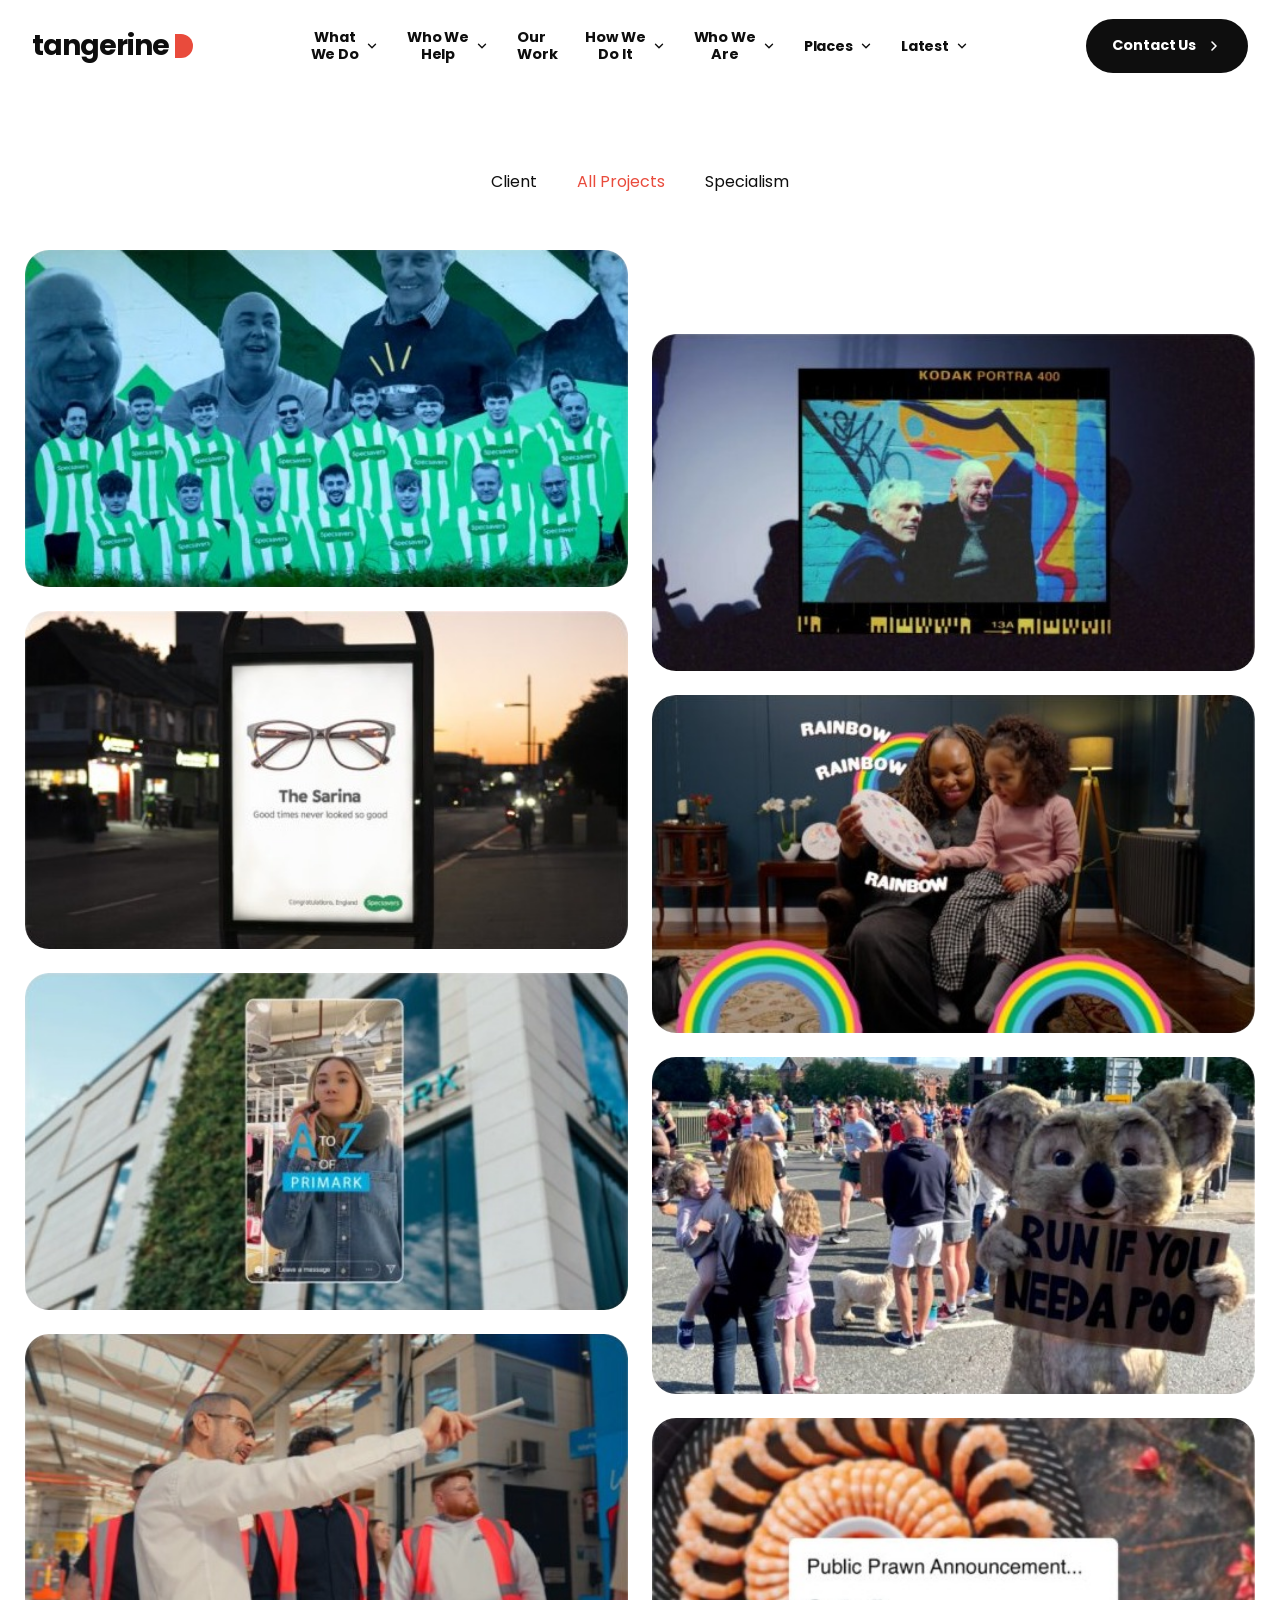
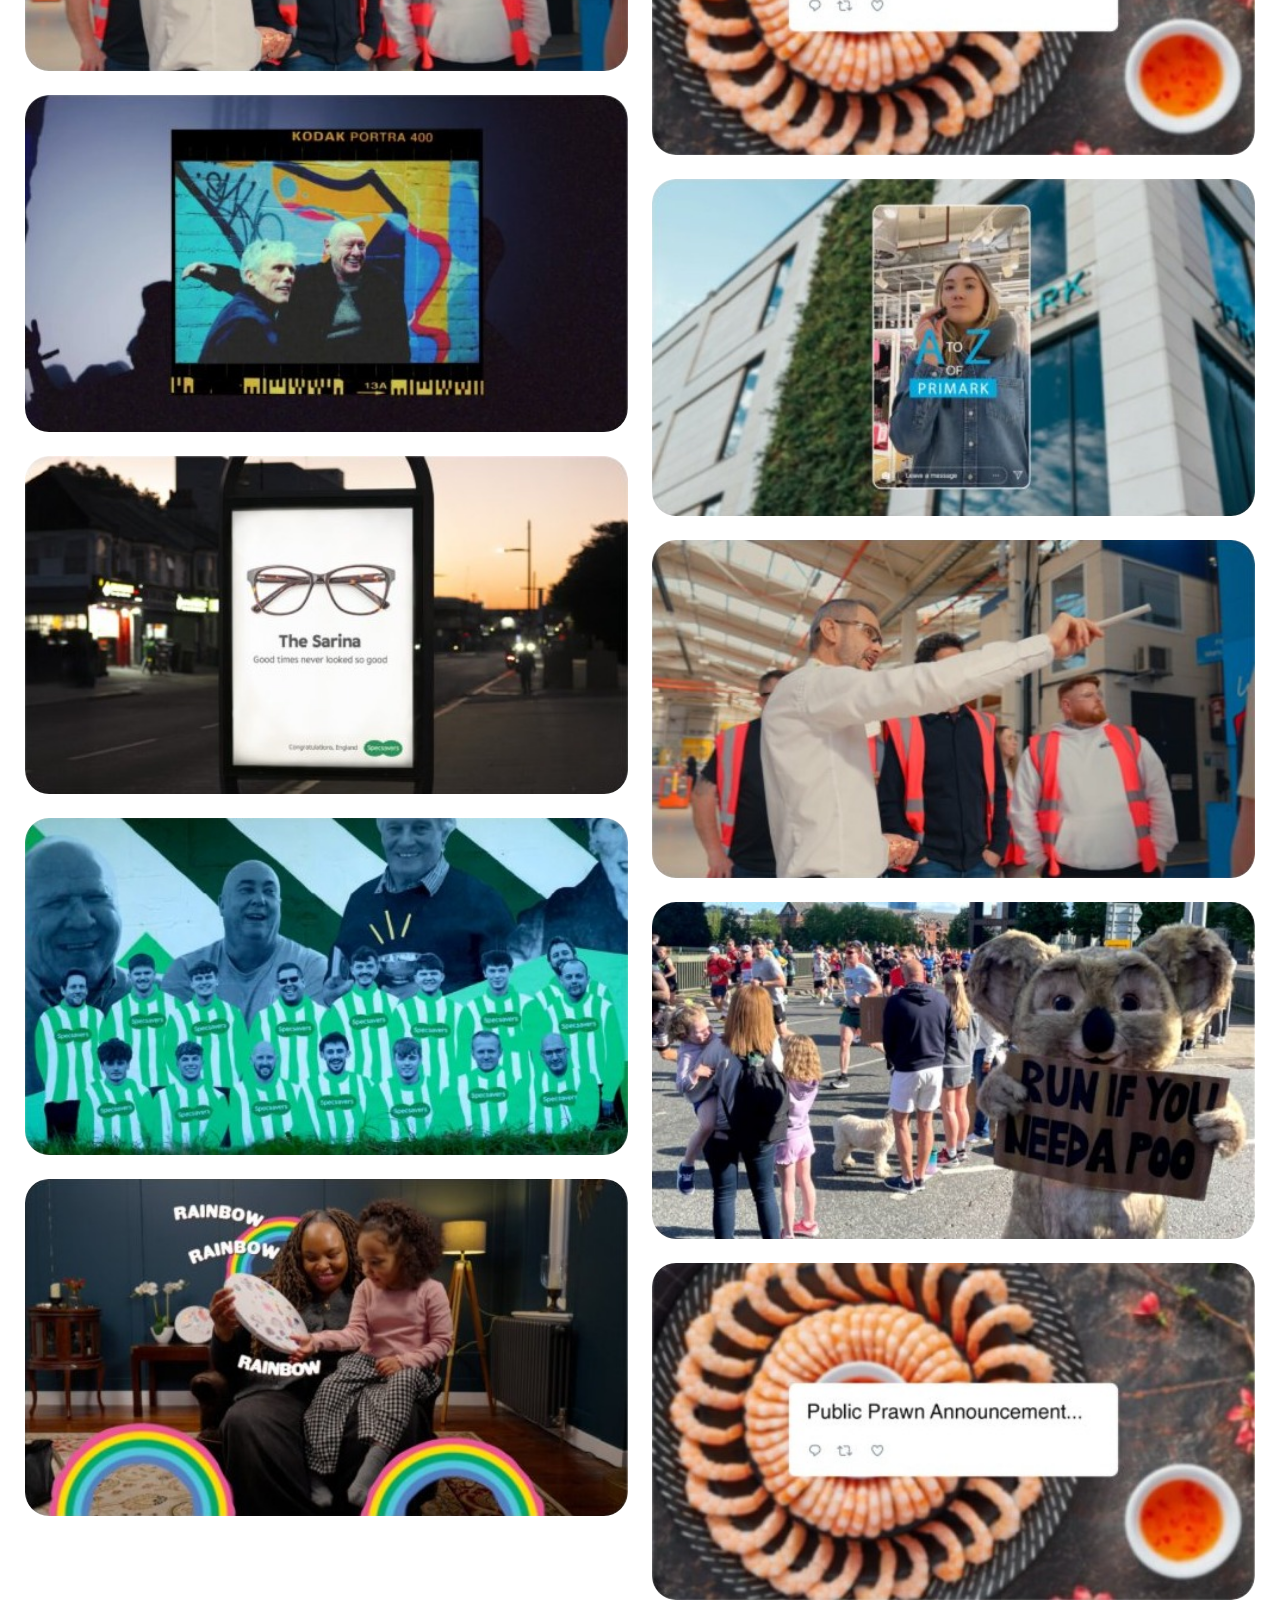
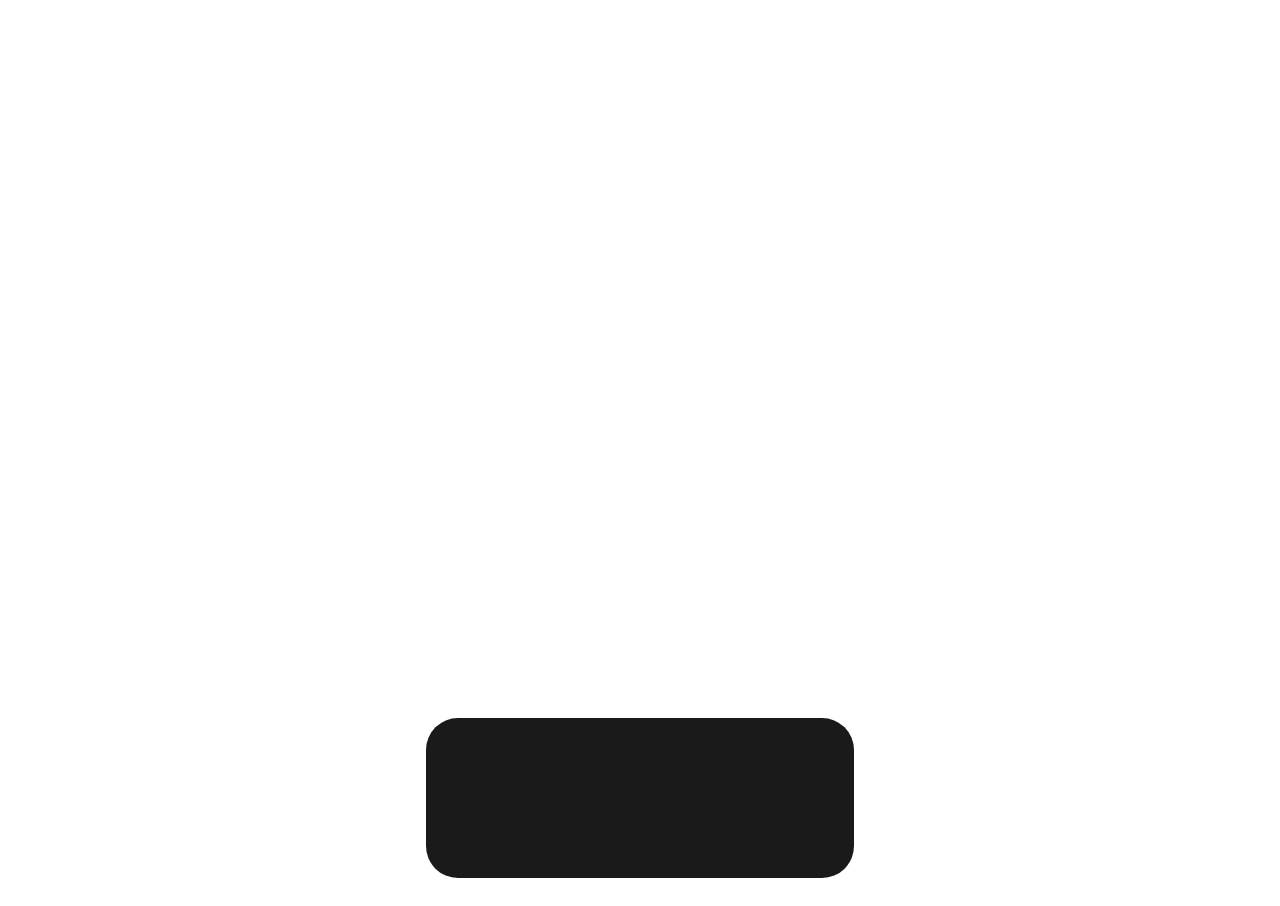
<file: our-work.html>
<!DOCTYPE html>
<html lang="en">

<head>
  <meta charset="UTF-8" />
  <meta name="viewport" content="width=device-width, initial-scale=1.0" />
  <title>Our Work — Tangerine</title>
  <link rel="stylesheet" href="our-work.css" />
  <link rel="preconnect" href="https://fonts.googleapis.com" />
  <link rel="preconnect" href="https://fonts.gstatic.com" crossorigin />
  <link
    href="https://fonts.googleapis.com/css2?family=Poppins:wght@500;600;700;800&family=Playfair+Display:ital,wght@1,600;1,700&display=swap"
    rel="stylesheet" />
</head>

<body>

 <header class="site-header">
    <div class="header-inner">
      <a href="index.html" class="logo" aria-label="Tangerine home">
        <span class="logo-text">tangerine</span>
        <span class="logo-mark" aria-hidden="true"></span>
      </a>

      <nav class="main-nav" aria-label="Primary">
        <ul class="nav-list">
          <li class="nav-item has-dropdown">
            <button class="nav-link" type="button">
              <span>What<br />We Do</span>
              <svg class="chev" viewBox="0 0 24 24" width="14" height="14"><path d="M6 9l6 6 6-6" fill="none" stroke="currentColor" stroke-width="2.4" stroke-linecap="round" stroke-linejoin="round"/></svg>
            </button>
            <div class="mega-menu"><div class="mega-inner">
              <h2 class="mega-title">What We Do</h2>
              <ul class="mega-list">
                <li><a href="pr.html" class="mega-link" style="border-top:2px solid var(--divider);"><span>PR</span></a></li>
                <li><a href="socialmedia.html" class="mega-link"><span>Social Media</span></a></li>
              </ul>
            </div></div>
          </li>

          <li class="nav-item has-dropdown">
            <button class="nav-link" type="button">
              <span>Who We<br />Help</span>
              <svg class="chev" viewBox="0 0 24 24" width="14" height="14"><path d="M6 9l6 6 6-6" fill="none" stroke="currentColor" stroke-width="2.4" stroke-linecap="round" stroke-linejoin="round"/></svg>
            </button>
            <div class="mega-menu"><div class="mega-inner">
              <h2 class="mega-title">Who We Help</h2>
              <ul class="mega-list">
                <li><a href="b2b.html" class="mega-link" style="border-top:2px solid var(--divider);"><span>B2B</span></a></li>
                <li><a href="Ecommerce.html" class="mega-link"><span>Ecommerce</span></a></li>
              </ul>
            </div></div>
          </li>

          <li class="nav-item">
            <a href="our-work.html" class="nav-link"><span>Our<br />Work</span></a>
          </li>

          <li class="nav-item has-dropdown">
            <button class="nav-link" type="button">
              <span>How We<br />Do It</span>
              <svg class="chev" viewBox="0 0 24 24" width="14" height="14"><path d="M6 9l6 6 6-6" fill="none" stroke="currentColor" stroke-width="2.4" stroke-linecap="round" stroke-linejoin="round"/></svg>
            </button>
            <div class="mega-menu"><div class="mega-inner">
              <h2 class="mega-title">How We Do It</h2>
              <ul class="mega-list">
                <li><a href="strategy.html" class="mega-link" style="border-top:2px solid var(--divider);"><span>Strategy</span></a></li>
              </ul>
            </div></div>
          </li>

          <li class="nav-item has-dropdown">
            <button class="nav-link" type="button">
              <span>Who We<br />Are</span>
              <svg class="chev" viewBox="0 0 24 24" width="14" height="14"><path d="M6 9l6 6 6-6" fill="none" stroke="currentColor" stroke-width="2.4" stroke-linecap="round" stroke-linejoin="round"/></svg>
            </button>
            <div class="mega-menu"><div class="mega-inner">
              <h2 class="mega-title">Who We Are</h2>
              <ul class="mega-list">
                <li><a href="about.html" class="mega-link" style="border-top:2px solid var(--divider);"><span>About Tangerine</span></a></li>
                <li><a href="our-careers.html" class="mega-link"><span>Our Careers</span></a></li>
              </ul>
            </div></div>
          </li>

          <li class="nav-item has-dropdown">
            <button class="nav-link" type="button">
              <span>Places</span>
              <svg class="chev" viewBox="0 0 24 24" width="14" height="14"><path d="M6 9l6 6 6-6" fill="none" stroke="currentColor" stroke-width="2.4" stroke-linecap="round" stroke-linejoin="round"/></svg>
            </button>
            <div class="mega-menu"><div class="mega-inner">
              <h2 class="mega-title">Places</h2>
              <ul class="mega-list">
                <li><a href="retriva.html" class="mega-link" style="border-top:2px solid var(--divider);"><span>Retriva</span></a></li>
                <li><a href="micro-lobby.html" class="mega-link"><span>Micro-Lobby</span></a></li>
              </ul>
            </div></div>
          </li>

          <li class="nav-item has-dropdown">
            <button class="nav-link" type="button">
              <span>Latest</span>
              <svg class="chev" viewBox="0 0 24 24" width="14" height="14"><path d="M6 9l6 6 6-6" fill="none" stroke="currentColor" stroke-width="2.4" stroke-linecap="round" stroke-linejoin="round"/></svg>
            </button>
            <div class="mega-menu"><div class="mega-inner">
              <h2 class="mega-title">Latest</h2>
              <ul class="mega-list">
                <li><a href="our-blog.html" class="mega-link" style="border-top:2px solid var(--divider);"><span>Our Blog</span></a></li>
                <li><a href="our-reports.html" class="mega-link"><span>Our Reports</span></a></li>
              </ul>
            </div></div>
          </li>
        </ul>
      </nav>

      <a href="contact.html" class="cta-button">
        <span class="cta-text">
          <span class="cta-text-inner">Contact Us</span>
          <span class="cta-text-inner cta-text-alt" aria-hidden="true">Contact Us</span>
        </span>
        <svg class="cta-arrow" viewBox="0 0 24 24" width="16" height="16"><path d="M9 6l6 6-6 6" fill="none" stroke="currentColor" stroke-width="2.4" stroke-linecap="round" stroke-linejoin="round"/></svg>
      </a>
      <button class="menu-toggle" id="menuToggle" type="button" aria-label="Open menu" aria-expanded="false" aria-controls="mobileMenu">
        <span></span><span></span><span></span>
      </button>
    </div>
  </header>

  <!-- ============ MOBILE MENU ============ -->
 <div class="mobile-menu" id="mobileMenu" aria-hidden="true">
    <button class="mm-close" id="menuClose" type="button" aria-label="Close menu">
      <svg viewBox="0 0 24 24" width="28" height="28"><path d="M6 6l12 12M18 6L6 18" fill="none" stroke="currentColor" stroke-width="2.4" stroke-linecap="round"/></svg>
    </button>

    <div class="mm-panels">
      <nav class="mm-panel is-active" data-panel="main" aria-label="Mobile">
        <ul class="mm-list">
          <li><a href="index.html" class="mm-link">Homepage</a></li>
          <li><button type="button" class="mm-link mm-more" data-open="what">What We Do <svg viewBox="0 0 24 24" width="28" height="28"><path d="M9 5l7 7-7 7" fill="none" stroke="currentColor" stroke-width="2.6" stroke-linecap="round" stroke-linejoin="round"/></svg></button></li>
          <li><button type="button" class="mm-link mm-more" data-open="help">Who We Help <svg viewBox="0 0 24 24" width="28" height="28"><path d="M9 5l7 7-7 7" fill="none" stroke="currentColor" stroke-width="2.6" stroke-linecap="round" stroke-linejoin="round"/></svg></button></li>
          <li><a href="our-work.html" class="mm-link">Our Work</a></li>
          <li><button type="button" class="mm-link mm-more" data-open="how">How We Do It <svg viewBox="0 0 24 24" width="28" height="28"><path d="M9 5l7 7-7 7" fill="none" stroke="currentColor" stroke-width="2.6" stroke-linecap="round" stroke-linejoin="round"/></svg></button></li>
          <li><button type="button" class="mm-link mm-more" data-open="who">Who We Are <svg viewBox="0 0 24 24" width="28" height="28"><path d="M9 5l7 7-7 7" fill="none" stroke="currentColor" stroke-width="2.6" stroke-linecap="round" stroke-linejoin="round"/></svg></button></li>
          <li><button type="button" class="mm-link mm-more" data-open="places">Places <svg viewBox="0 0 24 24" width="28" height="28"><path d="M9 5l7 7-7 7" fill="none" stroke="currentColor" stroke-width="2.6" stroke-linecap="round" stroke-linejoin="round"/></svg></button></li>
          <li><button type="button" class="mm-link mm-more" data-open="latest">Latest <svg viewBox="0 0 24 24" width="28" height="28"><path d="M9 5l7 7-7 7" fill="none" stroke="currentColor" stroke-width="2.6" stroke-linecap="round" stroke-linejoin="round"/></svg></button></li>
        </ul>
      </nav>

      <nav class="mm-panel" data-panel="what">
        <button type="button" class="mm-link mm-back"><svg viewBox="0 0 24 24" width="26" height="26"><path d="M15 5l-7 7 7 7" fill="none" stroke="currentColor" stroke-width="2.6" stroke-linecap="round" stroke-linejoin="round"/></svg> Back</button>
        <ul class="mm-list">
          <li><a href="pr.html" class="mm-link">PR</a></li>
          <li><a href="socialmedia.html" class="mm-link">Social Media</a></li>
        </ul>
      </nav>

      <nav class="mm-panel" data-panel="help">
        <button type="button" class="mm-link mm-back"><svg viewBox="0 0 24 24" width="26" height="26"><path d="M15 5l-7 7 7 7" fill="none" stroke="currentColor" stroke-width="2.6" stroke-linecap="round" stroke-linejoin="round"/></svg> Back</button>
        <ul class="mm-list">
          <li><a href="b2b.html" class="mm-link">B2B</a></li>
          <li><a href="Ecommerce.html" class="mm-link">Ecommerce</a></li>
        </ul>
      </nav>

      <nav class="mm-panel" data-panel="how">
        <button type="button" class="mm-link mm-back"><svg viewBox="0 0 24 24" width="26" height="26"><path d="M15 5l-7 7 7 7" fill="none" stroke="currentColor" stroke-width="2.6" stroke-linecap="round" stroke-linejoin="round"/></svg> Back</button>
        <ul class="mm-list">
          <li><a href="strategy.html" class="mm-link">Strategy</a></li>
        </ul>
      </nav>

      <nav class="mm-panel" data-panel="who">
        <button type="button" class="mm-link mm-back"><svg viewBox="0 0 24 24" width="26" height="26"><path d="M15 5l-7 7 7 7" fill="none" stroke="currentColor" stroke-width="2.6" stroke-linecap="round" stroke-linejoin="round"/></svg> Back</button>
        <ul class="mm-list">
          <li><a href="about.html" class="mm-link">About Tangerine</a></li>
          <li><a href="our-careers.html" class="mm-link">Our Careers</a></li>
        </ul>
      </nav>

      <nav class="mm-panel" data-panel="places">
        <button type="button" class="mm-link mm-back"><svg viewBox="0 0 24 24" width="26" height="26"><path d="M15 5l-7 7 7 7" fill="none" stroke="currentColor" stroke-width="2.6" stroke-linecap="round" stroke-linejoin="round"/></svg> Back</button>
        <ul class="mm-list">
          <li><a href="retriva.html" class="mm-link">Retriva</a></li>
          <li><a href="micro-lobby.html" class="mm-link">Micro-Lobby</a></li>
        </ul>
      </nav>

      <nav class="mm-panel" data-panel="latest">
        <button type="button" class="mm-link mm-back"><svg viewBox="0 0 24 24" width="26" height="26"><path d="M15 5l-7 7 7 7" fill="none" stroke="currentColor" stroke-width="2.6" stroke-linecap="round" stroke-linejoin="round"/></svg> Back</button>
        <ul class="mm-list">
          <li><a href="our-blog.html" class="mm-link">Our Blog</a></li>
          <li><a href="our-reports.html" class="mm-link">Our Reports</a></li>
        </ul>
      </nav>
    </div>

    <div class="mm-footer"><a href="contact.html" class="mm-contact">Contact Us</a></div>
  </div>
  <!-- ============ MAIN ============ -->
  <main>

    <!-- FILTERS -->
    <section class="ow-filters">
      <div class="ow-tabs" role="tablist">
        <button class="ow-tab" type="button" data-tab="client">Client</button>
        <button class="ow-tab is-active" type="button" data-tab="all">All Projects</button>
        <button class="ow-tab" type="button" data-tab="specialism">Specialism</button>
      </div>
      <div class="ow-sub" id="owSub" aria-live="polite"></div>
    </section>

    <!-- GRID -->
    <section class="ow-grid">
      <div class="work-grid-inner" id="owGrid">
        <div class="work-col work-col-left" id="owLeft"></div>
        <div class="work-col work-col-right" id="owRight"></div>
      </div>
    </section>

  </main>

<!-- ============ FOOTER ============ -->
  <footer class="site-footer" id="siteFooter">
    <div class="footer-box" id="footerBox">
      <div class="footer-content">
        <h2 class="footer-heading">Get in touch</h2>
        <a href="contact.html" class="footer-pill footer-contact">Contact Us</a>
        <p class="footer-tagline">Born in PR.<br />Raised in Social.<br />Digitally Native.</p>

        <div class="footer-grid">
          <div class="footer-socials">
            <a href="#" class="footer-pill">Instagram</a>
            <a href="#" class="footer-pill">Linkedin</a>
            <a href="#" class="footer-pill">X</a>
            <a href="#" class="footer-pill">YouTube</a>
          </div>

          <div class="footer-col">
            <h4>What We Do</h4>
            <a href="pr.html">PR</a><a href="socialmedia.html">Social</a><a href="our-work.html">Our Work</a>
          </div>
          <div class="footer-col">
            <h4>Who We Help</h4>
            <a href="b2b.html">B2B</a><a href="Ecommerce.html">Ecommerce</a><a href="#">Corporate</a>
          </div>
          <div class="footer-col">
            <h4>How We Do It</h4>
            <a href="strategy.html">Strategy</a>
          </div>
          <div class="footer-col">
            <h4>Who We Are</h4>
            <a href="about.html">About us</a><a href="our-careers.html">Careers</a><a href="latest.html">Latest</a><a href="contact.html">Contact</a>
          </div>
        </div>

        <div class="footer-bottom">
          <p>© 2026 Tangerine Bespoke website by <a href="#">mwb-agency.com</a></p>
          <div class="footer-legal">
            <a href="#">Privacy Policy</a><a href="#">Cookies Policy</a><a href="#">Terms of use</a><a href="#">Carbon Reduction Plan</a>
          </div>
        </div>
      </div>
    </div>
  </footer>

  <!-- ============ SCRIPTS ============ -->
  <script>
    const header = document.querySelector('.site-header');
    window.addEventListener('scroll', () => {
      header.classList.toggle('scrolled', window.scrollY > 8);
    });

    (function () {
      const footer = document.getElementById('siteFooter');
      const box = document.getElementById('footerBox');
      if (!footer || !box) return;

      function measure() {
        box.style.transition = 'none';
        box.style.width = '100%';
        box.style.height = 'auto';
        const h = box.offsetHeight;
        box.style.width = '';
        box.style.height = '';
        void box.offsetWidth;
        box.style.transition = '';
        footer.style.setProperty('--footer-h', h + 'px');
      }

      measure();
      window.addEventListener('load', measure);
      window.addEventListener('resize', measure);

      new IntersectionObserver((entries) => {
        entries.forEach(entry => footer.classList.toggle('in-view', entry.isIntersecting));
      }, { threshold: 0.25 }).observe(footer);
    })();

    (function () {
      const toggle = document.getElementById('menuToggle');
      const menu = document.getElementById('mobileMenu');
      const closeBtn = document.getElementById('menuClose');
      if (!toggle || !menu || !closeBtn) return;

      const panels = menu.querySelectorAll('.mm-panel');

      function showPanel(name) {
        panels.forEach(p => p.classList.toggle('is-active', p.dataset.panel === name));
      }

      function openMenu() {
        showPanel('main');
        menu.classList.add('is-open');
        menu.setAttribute('aria-hidden', 'false');
        toggle.setAttribute('aria-expanded', 'true');
        document.body.classList.add('menu-open');
      }

      function closeMenu() {
        menu.classList.remove('is-open');
        menu.setAttribute('aria-hidden', 'true');
        toggle.setAttribute('aria-expanded', 'false');
        document.body.classList.remove('menu-open');
      }

      toggle.addEventListener('click', openMenu);
      closeBtn.addEventListener('click', closeMenu);

      menu.querySelectorAll('[data-open]').forEach(btn => {
        btn.addEventListener('click', () => showPanel(btn.dataset.open));
      });

      menu.querySelectorAll('.mm-back').forEach(btn => {
        btn.addEventListener('click', () => showPanel('main'));
      });

      menu.querySelectorAll('a').forEach(a => a.addEventListener('click', closeMenu));

      document.addEventListener('keydown', e => {
        if (e.key === 'Escape' && menu.classList.contains('is-open')) closeMenu();
      });

      window.addEventListener('resize', () => {
        if (window.innerWidth > 1024) closeMenu();
      });
    })();

    // ---- Our Work: data ----
    const PROJECTS = [
      { img: 'images/work-1.jpg', client: 'Specsavers', spec: 'Social' },
      { img: 'images/work-2.jpg', client: 'Specsavers', spec: 'PR' },
      { img: 'images/work-3.jpg', client: 'Specsavers', spec: 'PR' },
      { img: 'images/work-4.jpg', client: 'Rainbow', spec: 'Social' },
      { img: 'images/work-5.jpg', client: 'Primark', spec: 'PR' },
      { img: 'images/work-6.jpg', client: 'TENA Men', spec: 'Social' },
      { img: 'images/work-7.jpg', client: 'Topcon', spec: 'B2B' },
      { img: 'images/work-8.jpg', client: 'Specsavers', spec: 'Social' },
      { img: 'images/work-2.jpg', client: 'Peldon Rose', spec: 'B2B' },
      { img: 'images/work-5.jpg', client: 'Bodyform', spec: 'PR' },
      { img: 'images/work-3.jpg', client: 'Dunelm', spec: 'Social' },
      { img: 'images/work-7.jpg', client: 'Topcon', spec: 'B2B' },
      { img: 'images/work-1.jpg', client: 'Specsavers', spec: 'Corporate' },
      { img: 'images/work-6.jpg', client: 'TENA Men', spec: 'PR' },
      { img: 'images/work-4.jpg', client: 'Rainbow', spec: 'PR' },
      { img: 'images/work-8.jpg', client: 'Primark', spec: 'Social' }
    ];

    const left = document.getElementById('owLeft');
    const right = document.getElementById('owRight');
    const sub = document.getElementById('owSub');
    const tabs = document.querySelectorAll('.ow-tab');
    let mode = 'all', value = null;

    const unique = k => [...new Set(PROJECTS.map(p => p[k]))].sort();

    const cardHTML = p => `
      <a href="#" class="work-card work-card-short ow-card">
        <img src="${p.img}" alt="${p.client} project" loading="lazy" />
        <div class="work-overlay"><div class="work-marquee">
          <span class="marquee-text">View Project</span><span class="marquee-mark" aria-hidden="true"></span>
          <span class="marquee-text">View Project</span><span class="marquee-mark" aria-hidden="true"></span>
          <span class="marquee-text">View Project</span><span class="marquee-mark" aria-hidden="true"></span>
        </div></div>
        <span class="work-badge">${p.client}</span>
      </a>`;

    const io = new IntersectionObserver((entries) => {
      entries.forEach(en => {
        if (en.isIntersecting) { en.target.classList.add('is-shown'); io.unobserve(en.target); }
      });
    }, { threshold: 0.08, rootMargin: '0px 0px -5% 0px' });

    function render() {
      const list = PROJECTS.filter(p =>
        mode === 'client' && value ? p.client === value :
        mode === 'specialism' && value ? p.spec === value : true);
      left.innerHTML = ''; right.innerHTML = '';
      if (!list.length) { left.innerHTML = '<p class="ow-empty">No projects found.</p>'; return; }
      list.forEach((p, i) => (i % 2 ? right : left).insertAdjacentHTML('beforeend', cardHTML(p)));
      document.querySelectorAll('.ow-card').forEach((c, i) => {
        c.style.transitionDelay = ((i % 4) * 0.08) + 's';
        io.observe(c);
      });
    }

    function openSub(kind) {
      const items = kind === 'client' ? unique('client') : unique('spec');
      sub.innerHTML = items.map(v => `<button type="button" class="ow-chip" data-v="${v}">${v}</button>`).join('');
      sub.classList.add('is-open');
      sub.querySelectorAll('.ow-chip').forEach(ch => ch.addEventListener('click', () => {
        value = (value === ch.dataset.v) ? null : ch.dataset.v;
        sub.querySelectorAll('.ow-chip').forEach(x => x.classList.toggle('is-active', x.dataset.v === value));
        render();
      }));
    }

    tabs.forEach(t => t.addEventListener('click', () => {
      const k = t.dataset.tab;
      tabs.forEach(x => x.classList.toggle('is-active', x === t));
      value = null;
      if (k === 'all') { mode = 'all'; sub.classList.remove('is-open'); }
      else { mode = k; openSub(k); }
      render();
    }));

    render();
</script>

</body>

</html>
</file>
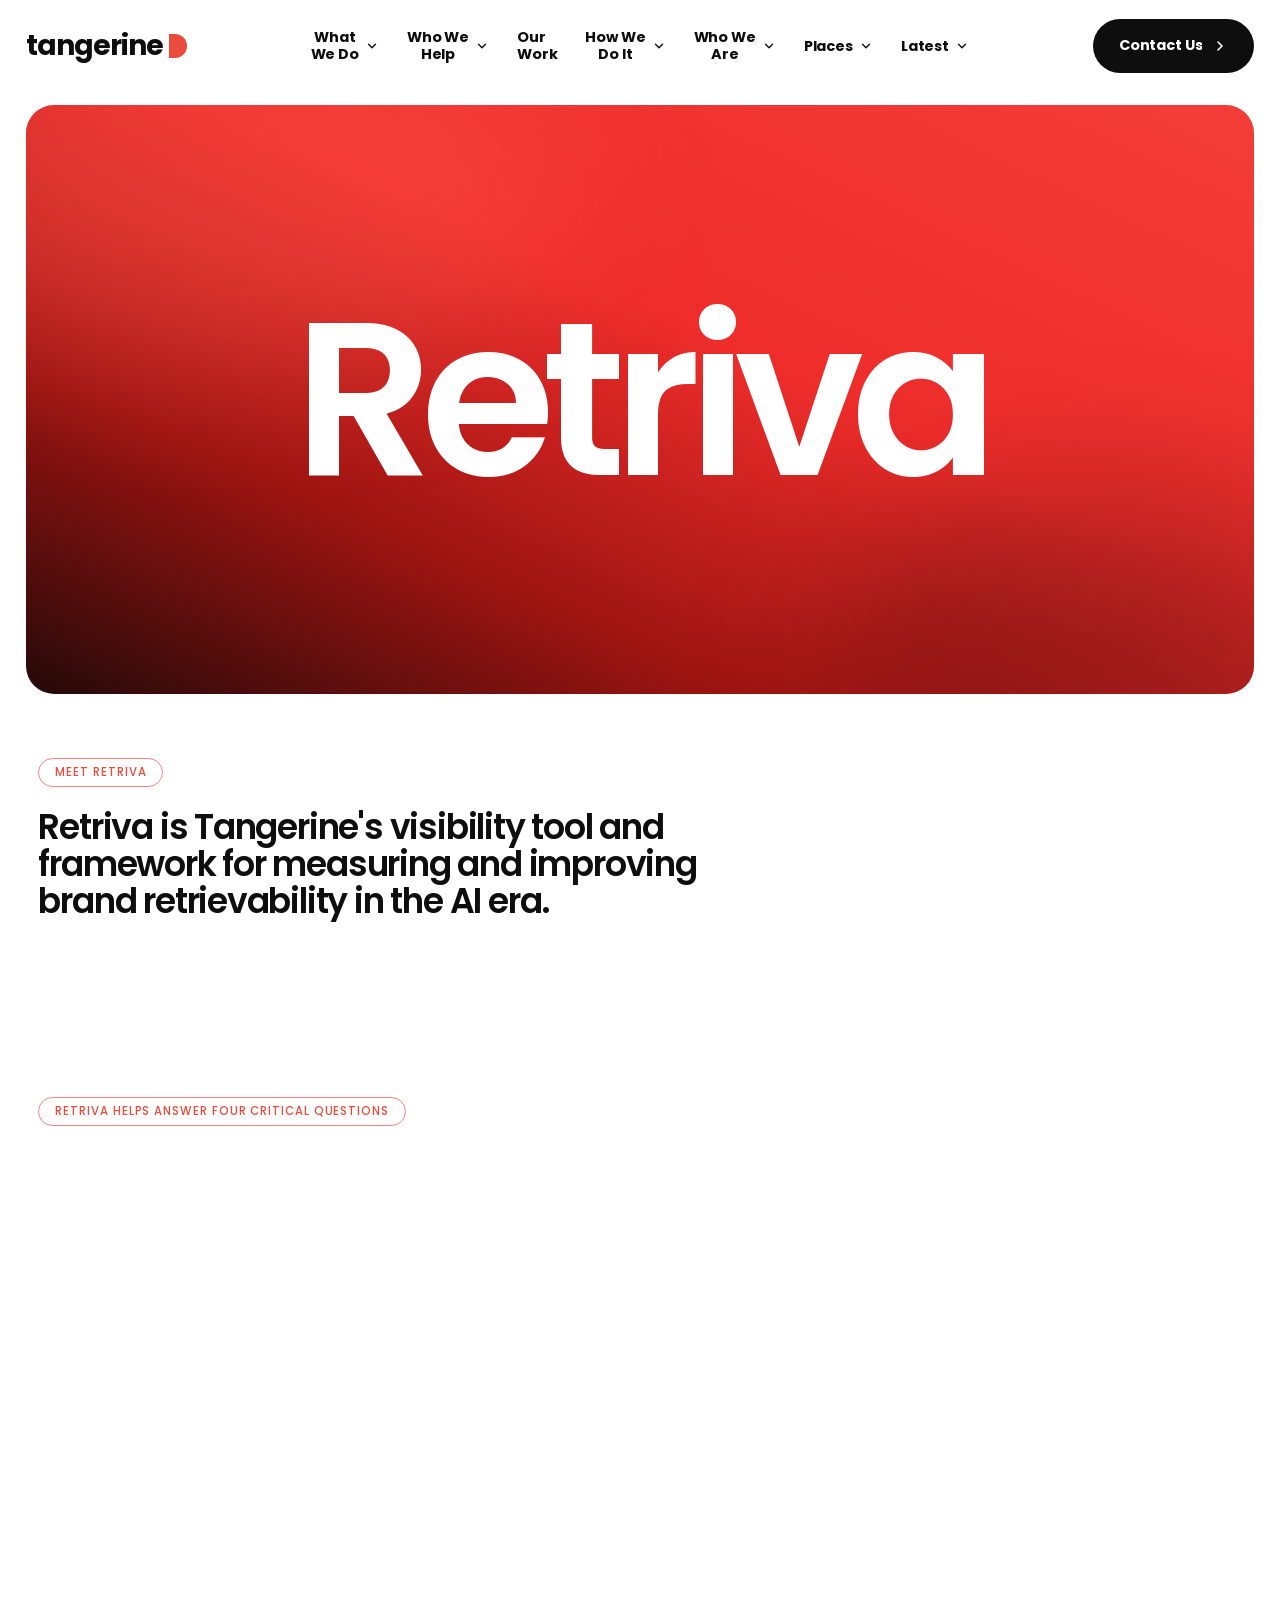
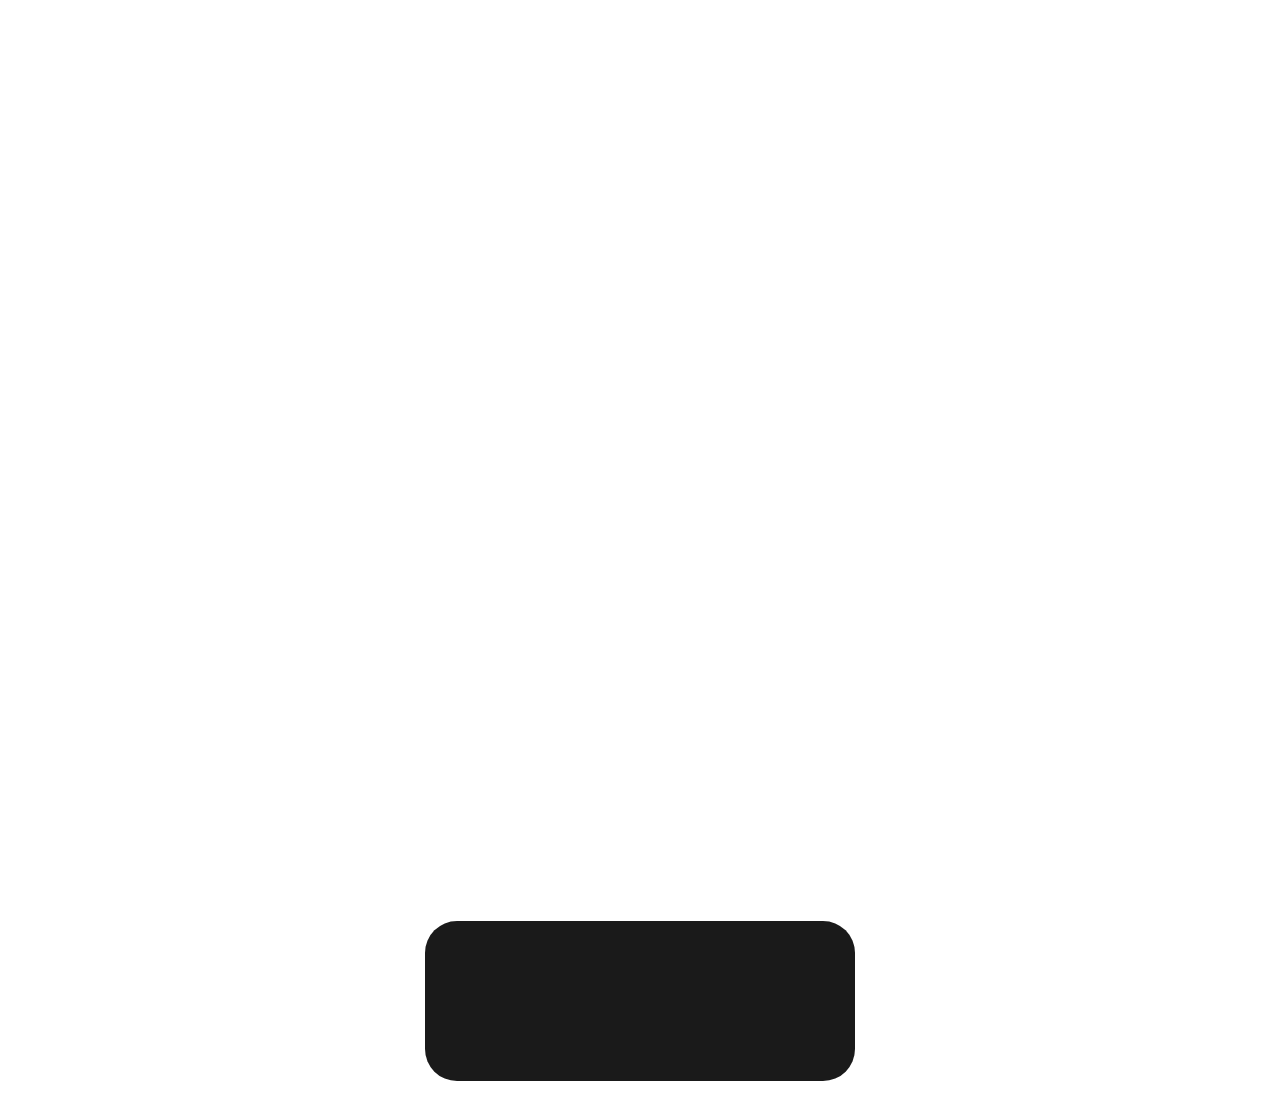
<file: retriva.html>
<!DOCTYPE html>
<html lang="en">

<head>
    <meta charset="UTF-8" />
    <meta name="viewport" content="width=device-width, initial-scale=1.0" />
    <title>Retriva — Tangerine</title>
    <link rel="stylesheet" href="styles.css" />
    <link rel="stylesheet" href="newpages.css" />
    <link rel="preconnect" href="https://fonts.googleapis.com" />
    <link rel="preconnect" href="https://fonts.gstatic.com" crossorigin />
    <link href="https://fonts.googleapis.com/css2?family=Poppins:wght@300;400;500;600;700;800&family=Playfair+Display:ital,wght@1,600;1,700&display=swap" rel="stylesheet" />
    <link rel="stylesheet" href="extras.css" />
</head>

<body>

     <header class="site-header">
    <div class="header-inner">
      <a href="index.html" class="logo" aria-label="Tangerine home">
        <span class="logo-text">tangerine</span>
        <span class="logo-mark" aria-hidden="true"></span>
      </a>

      <nav class="main-nav" aria-label="Primary">
        <ul class="nav-list">
          <li class="nav-item has-dropdown">
            <button class="nav-link" type="button">
              <span>What<br />We Do</span>
              <svg class="chev" viewBox="0 0 24 24" width="14" height="14"><path d="M6 9l6 6 6-6" fill="none" stroke="currentColor" stroke-width="2.4" stroke-linecap="round" stroke-linejoin="round"/></svg>
            </button>
            <div class="mega-menu"><div class="mega-inner">
              <h2 class="mega-title">What We Do</h2>
              <ul class="mega-list">
                <li><a href="pr.html" class="mega-link" style="border-top:2px solid var(--divider);"><span>PR</span></a></li>
                <li><a href="socialmedia.html" class="mega-link"><span>Social Media</span></a></li>
              </ul>
            </div></div>
          </li>

          <li class="nav-item has-dropdown">
            <button class="nav-link" type="button">
              <span>Who We<br />Help</span>
              <svg class="chev" viewBox="0 0 24 24" width="14" height="14"><path d="M6 9l6 6 6-6" fill="none" stroke="currentColor" stroke-width="2.4" stroke-linecap="round" stroke-linejoin="round"/></svg>
            </button>
            <div class="mega-menu"><div class="mega-inner">
              <h2 class="mega-title">Who We Help</h2>
              <ul class="mega-list">
                <li><a href="b2b.html" class="mega-link" style="border-top:2px solid var(--divider);"><span>B2B</span></a></li>
                <li><a href="Ecommerce.html" class="mega-link"><span>Ecommerce</span></a></li>
              </ul>
            </div></div>
          </li>

          <li class="nav-item">
            <a href="our-work.html" class="nav-link"><span>Our<br />Work</span></a>
          </li>

          <li class="nav-item has-dropdown">
            <button class="nav-link" type="button">
              <span>How We<br />Do It</span>
              <svg class="chev" viewBox="0 0 24 24" width="14" height="14"><path d="M6 9l6 6 6-6" fill="none" stroke="currentColor" stroke-width="2.4" stroke-linecap="round" stroke-linejoin="round"/></svg>
            </button>
            <div class="mega-menu"><div class="mega-inner">
              <h2 class="mega-title">How We Do It</h2>
              <ul class="mega-list">
                <li><a href="strategy.html" class="mega-link" style="border-top:2px solid var(--divider);"><span>Strategy</span></a></li>
              </ul>
            </div></div>
          </li>

          <li class="nav-item has-dropdown">
            <button class="nav-link" type="button">
              <span>Who We<br />Are</span>
              <svg class="chev" viewBox="0 0 24 24" width="14" height="14"><path d="M6 9l6 6 6-6" fill="none" stroke="currentColor" stroke-width="2.4" stroke-linecap="round" stroke-linejoin="round"/></svg>
            </button>
            <div class="mega-menu"><div class="mega-inner">
              <h2 class="mega-title">Who We Are</h2>
              <ul class="mega-list">
                <li><a href="about.html" class="mega-link" style="border-top:2px solid var(--divider);"><span>About Tangerine</span></a></li>
                <li><a href="our-careers.html" class="mega-link"><span>Our Careers</span></a></li>
              </ul>
            </div></div>
          </li>

          <li class="nav-item has-dropdown">
            <button class="nav-link" type="button">
              <span>Places</span>
              <svg class="chev" viewBox="0 0 24 24" width="14" height="14"><path d="M6 9l6 6 6-6" fill="none" stroke="currentColor" stroke-width="2.4" stroke-linecap="round" stroke-linejoin="round"/></svg>
            </button>
            <div class="mega-menu"><div class="mega-inner">
              <h2 class="mega-title">Places</h2>
              <ul class="mega-list">
                <li><a href="retriva.html" class="mega-link" style="border-top:2px solid var(--divider);"><span>Retriva</span></a></li>
                <li><a href="micro-lobby.html" class="mega-link"><span>Micro-Lobby</span></a></li>
              </ul>
            </div></div>
          </li>

          <li class="nav-item has-dropdown">
            <button class="nav-link" type="button">
              <span>Latest</span>
              <svg class="chev" viewBox="0 0 24 24" width="14" height="14"><path d="M6 9l6 6 6-6" fill="none" stroke="currentColor" stroke-width="2.4" stroke-linecap="round" stroke-linejoin="round"/></svg>
            </button>
            <div class="mega-menu"><div class="mega-inner">
              <h2 class="mega-title">Latest</h2>
              <ul class="mega-list">
                <li><a href="our-blog.html" class="mega-link" style="border-top:2px solid var(--divider);"><span>Our Blog</span></a></li>
                <li><a href="our-reports.html" class="mega-link"><span>Our Reports</span></a></li>
              </ul>
            </div></div>
          </li>
        </ul>
      </nav>

      <a href="contact.html" class="cta-button">
        <span class="cta-text">
          <span class="cta-text-inner">Contact Us</span>
          <span class="cta-text-inner cta-text-alt" aria-hidden="true">Contact Us</span>
        </span>
        <svg class="cta-arrow" viewBox="0 0 24 24" width="16" height="16"><path d="M9 6l6 6-6 6" fill="none" stroke="currentColor" stroke-width="2.4" stroke-linecap="round" stroke-linejoin="round"/></svg>
      </a>
      <button class="menu-toggle" id="menuToggle" type="button" aria-label="Open menu" aria-expanded="false" aria-controls="mobileMenu">
        <span></span><span></span><span></span>
      </button>
    </div>
  </header>

    <!-- ============ MOBILE MENU ============ -->
     <div class="mobile-menu" id="mobileMenu" aria-hidden="true">
    <button class="mm-close" id="menuClose" type="button" aria-label="Close menu">
      <svg viewBox="0 0 24 24" width="28" height="28"><path d="M6 6l12 12M18 6L6 18" fill="none" stroke="currentColor" stroke-width="2.4" stroke-linecap="round"/></svg>
    </button>

    <div class="mm-panels">
      <nav class="mm-panel is-active" data-panel="main" aria-label="Mobile">
        <ul class="mm-list">
          <li><a href="index.html" class="mm-link">Homepage</a></li>
          <li><button type="button" class="mm-link mm-more" data-open="what">What We Do <svg viewBox="0 0 24 24" width="28" height="28"><path d="M9 5l7 7-7 7" fill="none" stroke="currentColor" stroke-width="2.6" stroke-linecap="round" stroke-linejoin="round"/></svg></button></li>
          <li><button type="button" class="mm-link mm-more" data-open="help">Who We Help <svg viewBox="0 0 24 24" width="28" height="28"><path d="M9 5l7 7-7 7" fill="none" stroke="currentColor" stroke-width="2.6" stroke-linecap="round" stroke-linejoin="round"/></svg></button></li>
          <li><a href="our-work.html" class="mm-link">Our Work</a></li>
          <li><button type="button" class="mm-link mm-more" data-open="how">How We Do It <svg viewBox="0 0 24 24" width="28" height="28"><path d="M9 5l7 7-7 7" fill="none" stroke="currentColor" stroke-width="2.6" stroke-linecap="round" stroke-linejoin="round"/></svg></button></li>
          <li><button type="button" class="mm-link mm-more" data-open="who">Who We Are <svg viewBox="0 0 24 24" width="28" height="28"><path d="M9 5l7 7-7 7" fill="none" stroke="currentColor" stroke-width="2.6" stroke-linecap="round" stroke-linejoin="round"/></svg></button></li>
          <li><button type="button" class="mm-link mm-more" data-open="places">Places <svg viewBox="0 0 24 24" width="28" height="28"><path d="M9 5l7 7-7 7" fill="none" stroke="currentColor" stroke-width="2.6" stroke-linecap="round" stroke-linejoin="round"/></svg></button></li>
          <li><button type="button" class="mm-link mm-more" data-open="latest">Latest <svg viewBox="0 0 24 24" width="28" height="28"><path d="M9 5l7 7-7 7" fill="none" stroke="currentColor" stroke-width="2.6" stroke-linecap="round" stroke-linejoin="round"/></svg></button></li>
        </ul>
      </nav>

      <nav class="mm-panel" data-panel="what">
        <button type="button" class="mm-link mm-back"><svg viewBox="0 0 24 24" width="26" height="26"><path d="M15 5l-7 7 7 7" fill="none" stroke="currentColor" stroke-width="2.6" stroke-linecap="round" stroke-linejoin="round"/></svg> Back</button>
        <ul class="mm-list">
          <li><a href="pr.html" class="mm-link">PR</a></li>
          <li><a href="socialmedia.html" class="mm-link">Social Media</a></li>
        </ul>
      </nav>

      <nav class="mm-panel" data-panel="help">
        <button type="button" class="mm-link mm-back"><svg viewBox="0 0 24 24" width="26" height="26"><path d="M15 5l-7 7 7 7" fill="none" stroke="currentColor" stroke-width="2.6" stroke-linecap="round" stroke-linejoin="round"/></svg> Back</button>
        <ul class="mm-list">
          <li><a href="b2b.html" class="mm-link">B2B</a></li>
          <li><a href="Ecommerce.html" class="mm-link">Ecommerce</a></li>
        </ul>
      </nav>

      <nav class="mm-panel" data-panel="how">
        <button type="button" class="mm-link mm-back"><svg viewBox="0 0 24 24" width="26" height="26"><path d="M15 5l-7 7 7 7" fill="none" stroke="currentColor" stroke-width="2.6" stroke-linecap="round" stroke-linejoin="round"/></svg> Back</button>
        <ul class="mm-list">
          <li><a href="strategy.html" class="mm-link">Strategy</a></li>
        </ul>
      </nav>

      <nav class="mm-panel" data-panel="who">
        <button type="button" class="mm-link mm-back"><svg viewBox="0 0 24 24" width="26" height="26"><path d="M15 5l-7 7 7 7" fill="none" stroke="currentColor" stroke-width="2.6" stroke-linecap="round" stroke-linejoin="round"/></svg> Back</button>
        <ul class="mm-list">
          <li><a href="about.html" class="mm-link">About Tangerine</a></li>
          <li><a href="our-careers.html" class="mm-link">Our Careers</a></li>
        </ul>
      </nav>

      <nav class="mm-panel" data-panel="places">
        <button type="button" class="mm-link mm-back"><svg viewBox="0 0 24 24" width="26" height="26"><path d="M15 5l-7 7 7 7" fill="none" stroke="currentColor" stroke-width="2.6" stroke-linecap="round" stroke-linejoin="round"/></svg> Back</button>
        <ul class="mm-list">
          <li><a href="retriva.html" class="mm-link">Retriva</a></li>
          <li><a href="micro-lobby.html" class="mm-link">Micro-Lobby</a></li>
        </ul>
      </nav>

      <nav class="mm-panel" data-panel="latest">
        <button type="button" class="mm-link mm-back"><svg viewBox="0 0 24 24" width="26" height="26"><path d="M15 5l-7 7 7 7" fill="none" stroke="currentColor" stroke-width="2.6" stroke-linecap="round" stroke-linejoin="round"/></svg> Back</button>
        <ul class="mm-list">
          <li><a href="our-blog.html" class="mm-link">Our Blog</a></li>
          <li><a href="our-reports.html" class="mm-link">Our Reports</a></li>
        </ul>
      </nav>
    </div>

    <div class="mm-footer"><a href="contact.html" class="mm-contact">Contact Us</a></div>
  </div>

    <!-- ============ MAIN ============ -->
    <main>

        <!-- HERO -->
        <section class="np-hero np-hero-retriva">
            <span class="np-blob b1"></span><span class="np-blob b2"></span>
            <h1 class="rt-logo" aria-label="Retriva">
                <span style="--i:0">R</span><span style="--i:1">e</span><span style="--i:2">t</span><span style="--i:3">r</span><span style="--i:4">i</span><span style="--i:5">v</span><span style="--i:6">a</span>
            </h1>
        </section>

        <!-- INTRO -->
        <section class="np-sec rt-intro" data-rv>
            <div class="np-wrap">
                <span class="np-tag">Meet Retriva</span>
                <h2 class="np-h2" data-words>Retriva is Tangerine's visibility tool and framework for measuring and improving brand retrievability in the AI era.</h2>
                <p class="np-p" data-words style="margin-top:22px">Built on the principles explored in our Unretrievable whitepaper, it helps organisations understand how effectively they are positioned to be discovered, understood and recommended by AI-powered systems.</p>

                <span class="np-tag" style="margin-top:70px">Retriva helps answer four critical questions</span>
                <div class="rt-qs">
                    <div class="rt-q" data-rv style="--d:0s"><span class="np-num">01</span><h3>How retrievable are we?</h3></div>
                    <div class="rt-q" data-rv style="--d:0.12s"><span class="np-num">02</span><h3>Which signals need strengthening?</h3></div>
                    <div class="rt-q" data-rv style="--d:0.24s"><span class="np-num">03</span><h3>How do we compare to our competitors?</h3></div>
                    <div class="rt-q" data-rv style="--d:0.36s"><span class="np-num">04</span><h3>What should we do next?</h3></div>
                </div>
            </div>
        </section>

        <!-- IMAGE -->
        <section class="np-wrap" data-rv>
            <div class="np-image np-parallax">
                <img src="images/retriva-laptop.jpg" alt="Retriva score dashboard on a laptop" onerror="this.style.display='none'" />
            </div>
        </section>

        <!-- FRAMEWORK / CARDS -->
        <section class="np-sec" data-rv>
            <div class="np-wrap">
                <span class="np-tag">Retriva Framework</span>
                <h2 class="np-h2" data-words>Our workflow to take you from awareness to action.</h2>

                <div class="rt-cards">
                    <article class="rt-card">
                        <div class="rt-ico"><svg viewBox="0 0 24 24" width="30" height="30" fill="none" stroke="currentColor" stroke-width="2" stroke-linecap="round" stroke-linejoin="round"><path d="M12 20h9" /><path d="M16.5 3.5a2.1 2.1 0 013 3L7 19l-4 1 1-4z" /></svg></div>
                        <h3 data-words>Score</h3>
                        <p class="sub" data-words>Benchmark your retrievability</p>
                        <p data-words>An initial benchmark of your brand's retrievability relative to competitors.</p>
                        <p data-words>You'll receive:</p>
                        <ul>
                            <li>A Retriva Score</li>
                            <li>Competitive benchmarking</li>
                            <li>Signal strengths</li>
                            <li>Signal gaps</li>
                            <li>Priority opportunities</li>
                        </ul>
                    </article>

                    <article class="rt-card">
                        <div class="rt-ico"><svg viewBox="0 0 24 24" width="30" height="30" fill="none" stroke="currentColor" stroke-width="2" stroke-linecap="round" stroke-linejoin="round"><path d="M5 12l5 5L20 7" /></svg></div>
                        <h3 data-words>Audit</h3>
                        <p class="sub" data-words>Understand what's driving your score</p>
                        <p data-words>A comprehensive analysis of the signals influencing your AI visibility and retrievability.</p>
                        <p data-words>Examines:</p>
                        <ul>
                            <li>Authority signals</li>
                            <li>Media footprint</li>
                            <li>Social relevance</li>
                            <li>Content ecosystem</li>
                            <li>Competitive positioning</li>
                            <li>GEO performance</li>
                        </ul>
                    </article>

                    <article class="rt-card">
                        <div class="rt-ico"><svg viewBox="0 0 24 24" width="30" height="30" fill="none" stroke="currentColor" stroke-width="2" stroke-linecap="round" stroke-linejoin="round"><path d="M22 2L11 13" /><path d="M22 2l-7 20-4-9-9-4z" /></svg></div>
                        <h3 data-words>Roadmap</h3>
                        <p class="sub" data-words>Know what to do next</p>
                        <p data-words>A clear action plan designed to strengthen retrievability over time.</p>
                        <p data-words>Includes:</p>
                        <ul>
                            <li>Prioritised recommendations</li>
                            <li>Content opportunities</li>
                            <li>Authority-building actions</li>
                            <li>Channel-specific improvements</li>
                            <li>Measurement framework</li>
                        </ul>
                    </article>
                </div>
            </div>
        </section>

        <!-- BANNER -->
        <section class="np-wrap" data-rv="scale">
            <div class="rt-banner">
                <span class="np-blob b1"></span><span class="np-blob b2"></span>
                <h2><strong>Retrievability</strong><br>sits at the<br>intersection of</h2>
                <div class="rt-search">
                    <span><span id="typed">earned, social and digital communications</span><i class="caret"></i></span>
                    <svg class="glass" viewBox="0 0 24 24" width="30" height="30" fill="none" stroke="#111" stroke-width="1.6"><circle cx="11" cy="11" r="7" /><path d="M21 21l-5-5" stroke-linecap="round" /></svg>
                    <svg class="rt-cursor" viewBox="0 0 24 24" width="44" height="44" fill="currentColor" stroke="#fff" stroke-width="1.5"><path d="M4 3l16 7-7 2-2 7z" /></svg>
                </div>
            </div>
        </section>

        <!-- SIGNALS -->
        <section class="np-sec" data-rv>
            <div class="np-wrap">
                <span class="np-tag">Built for the new era of brand discovery</span>
                <h2 class="np-h2" data-words>As AI-powered discovery reshapes how brands are found and recommended, retrievability is influenced by a broad mix of communications signals.</h2>
                <p class="np-p" data-words style="margin-top:22px">Retriva draws on Tangerine's expertise across earned, social and owned channels to help organisations strengthen the signals that matter most.</p>
                <p class="np-p" data-words>From media coverage and social conversation to owned content and third-party endorsement, Tangerine helps brands build the visibility signals AI systems rely upon.</p>

                <div class="rt-qs" style="margin-top:60px">
                    <div class="rt-q" data-rv style="--d:0s"><span class="np-num">01</span><h3>Media coverage creates authority</h3></div>
                    <div class="rt-q" data-rv style="--d:0.12s"><span class="np-num">02</span><h3>Social conversations create relevance</h3></div>
                    <div class="rt-q" data-rv style="--d:0.24s"><span class="np-num">03</span><h3>Owned content provides evidence</h3></div>
                    <div class="rt-q" data-rv style="--d:0.36s"><span class="np-num">04</span><h3>Industry references build trust</h3></div>
                </div>
            </div>
        </section>

        <!-- CTA (red) -->
        <section class="np-wrap" data-rv="scale">
            <div class="np-cta">
                <h3>Ready to show up while others fade away?</h3>
                <a href="contact.html" class="np-btn">Request Retriva audit</a>
            </div>
        </section>

        <!-- NOTE (dark) -->
        <section class="np-wrap" data-rv style="padding-bottom:clamp(60px,8vw,120px)">
            <div class="rt-note">
                <div>
                    <p data-words>Retriva was developed from the research and thinking behind our report, Unretrievable: Why Global Brands Are Vanishing from the Answer Economy. The report explores why brand discovery is changing; Retriva helps organisations measure and improve their position within that new reality.</p>
                    <a href="our-reports.html" class="np-btn">Read the Unretrievable report</a>
                </div>
            </div>
        </section>

    </main>

    <!-- ============ FOOTER ============ -->
    <footer class="site-footer" id="siteFooter">
    <div class="footer-box" id="footerBox">
      <div class="footer-content">
        <h2 class="footer-heading">Get in touch</h2>
        <a href="contact.html" class="footer-pill footer-contact">Contact Us</a>
        <p class="footer-tagline">Born in PR.<br />Raised in Social.<br />Digitally Native.</p>

        <div class="footer-grid">
          <div class="footer-socials">
            <a href="#" class="footer-pill">Instagram</a>
            <a href="#" class="footer-pill">Linkedin</a>
            <a href="#" class="footer-pill">X</a>
            <a href="#" class="footer-pill">YouTube</a>
          </div>

          <div class="footer-col">
            <h4>What We Do</h4>
            <a href="pr.html">PR</a><a href="socialmedia.html">Social</a><a href="our-work.html">Our Work</a>
          </div>
          <div class="footer-col">
            <h4>Who We Help</h4>
            <a href="b2b.html">B2B</a><a href="Ecommerce.html">Ecommerce</a><a href="#">Corporate</a>
          </div>
          <div class="footer-col">
            <h4>How We Do It</h4>
            <a href="strategy.html">Strategy</a>
          </div>
          <div class="footer-col">
            <h4>Who We Are</h4>
            <a href="about.html">About us</a><a href="our-careers.html">Careers</a><a href="latest.html">Latest</a><a href="contact.html">Contact</a>
          </div>
        </div>

        <div class="footer-bottom">
          <p>© 2026 Tangerine Bespoke website by <a href="#">mwb-agency.com</a></p>
          <div class="footer-legal">
            <a href="#">Privacy Policy</a><a href="#">Cookies Policy</a><a href="#">Terms of use</a><a href="#">Carbon Reduction Plan</a>
          </div>
        </div>
      </div>
    </div>
  </footer>


    <script src="core.js"></script>
    <script>
        /* search pill: typewriter */
        (function () {
            const el = document.getElementById('typed');
            if (!el || matchMedia('(prefers-reduced-motion: reduce)').matches) return;
            const full = el.textContent; let i = 0, dir = 1;
            el.textContent = '';
            (function tick() {
                i += dir; el.textContent = full.slice(0, i);
                let wait = dir > 0 ? 70 : 28;
                if (i === full.length) { dir = -1; wait = 2200; }
                else if (i === 0) { dir = 1; wait = 700; }
                setTimeout(tick, wait);
            })();
        })();

        /* NOTE: header shadow, footer grow, mobile menu are all handled by core.js —
           do NOT redeclare them here to avoid "identifier already declared" errors. */
    </script>
    <script src="extras.js" defer></script>
</body>

</html>
</file>
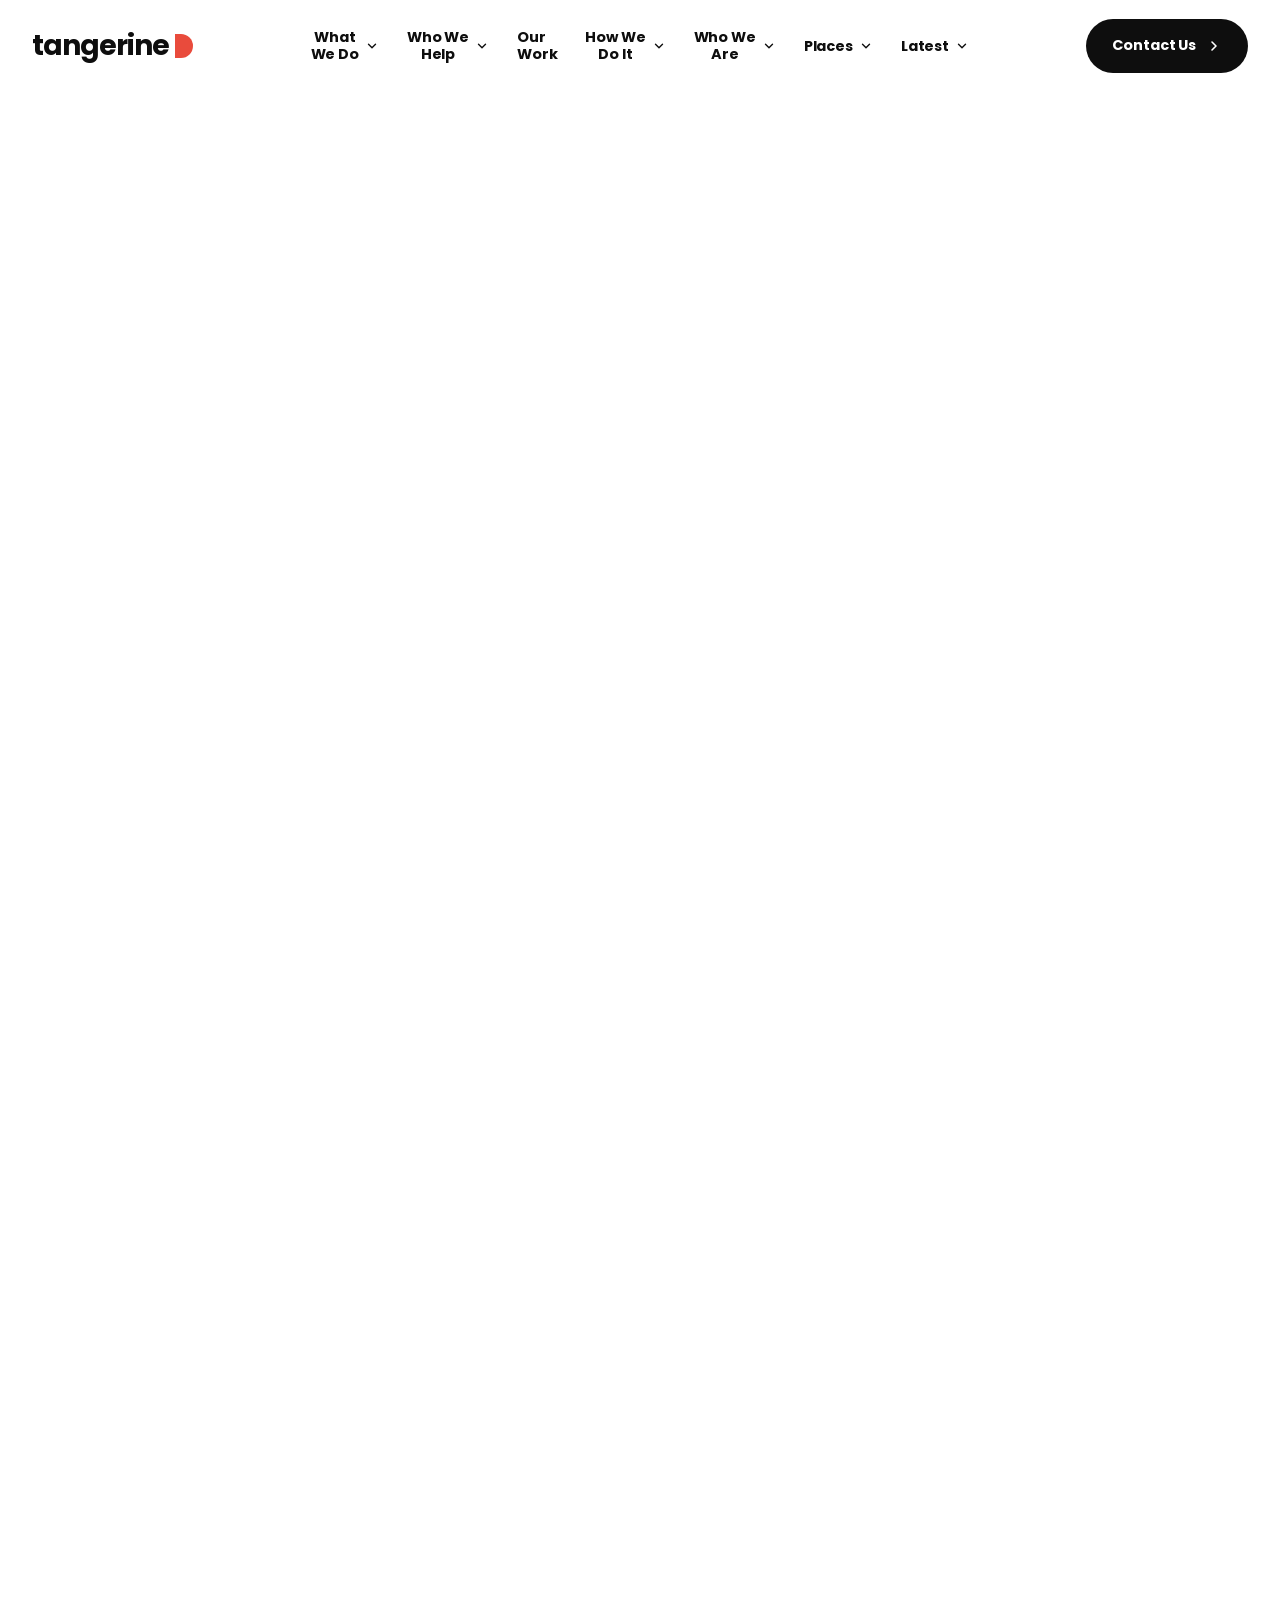
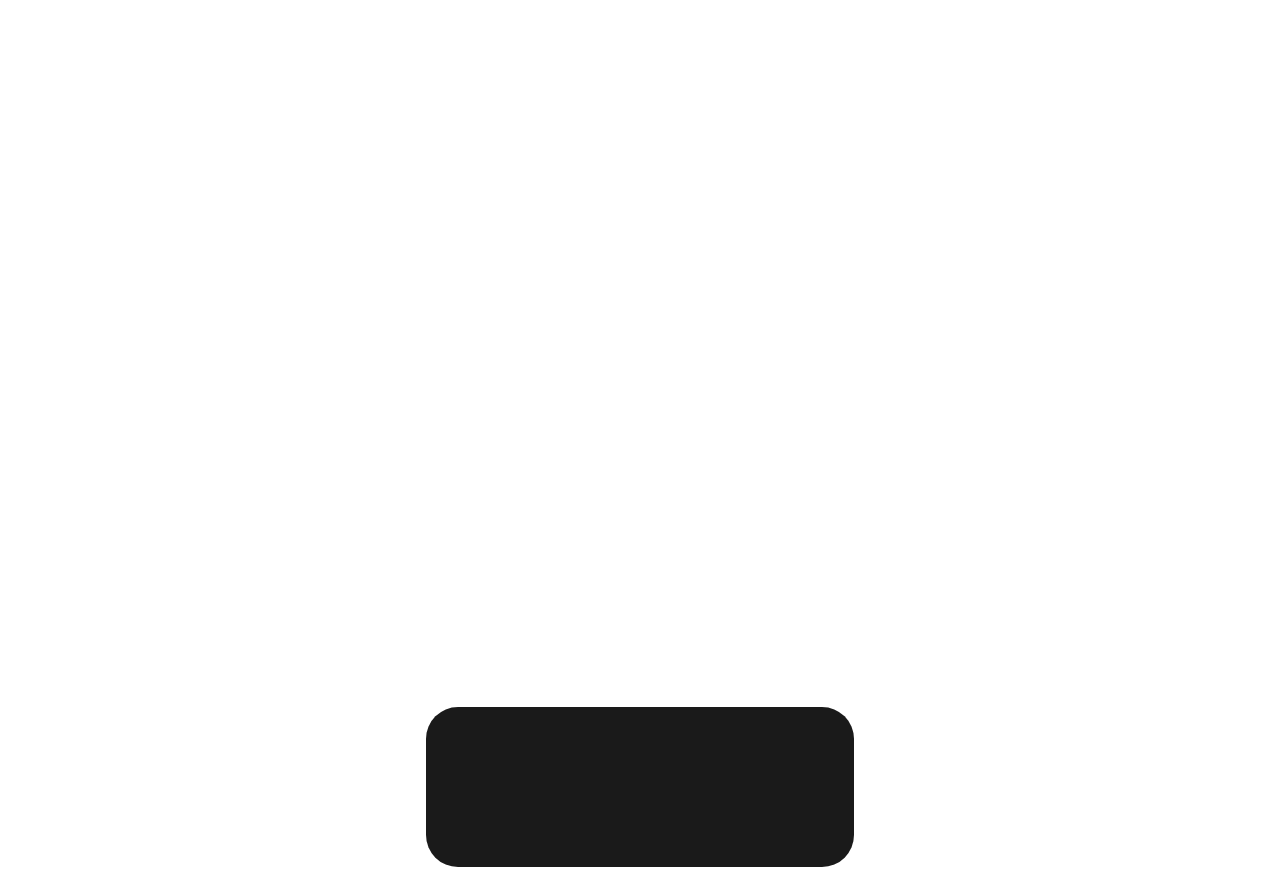
<file: strategy.html>
<!DOCTYPE html>
<html lang="en">

<head>
  <meta charset="UTF-8" />
  <meta name="viewport" content="width=device-width, initial-scale=1.0" />
  <title>Strategy — Tangerine</title>
  <link rel="stylesheet" href="strategy.css" />
  <link rel="preconnect" href="https://fonts.googleapis.com" />
  <link rel="preconnect" href="https://fonts.gstatic.com" crossorigin />
  <link href="https://fonts.googleapis.com/css2?family=Poppins:wght@400;500;600;700;800&family=Playfair+Display:ital,wght@1,600;1,700&display=swap" rel="stylesheet" />
</head>

<body>

 <header class="site-header">
    <div class="header-inner">
      <a href="index.html" class="logo" aria-label="Tangerine home">
        <span class="logo-text">tangerine</span>
        <span class="logo-mark" aria-hidden="true"></span>
      </a>

      <nav class="main-nav" aria-label="Primary">
        <ul class="nav-list">
          <li class="nav-item has-dropdown">
            <button class="nav-link" type="button">
              <span>What<br />We Do</span>
              <svg class="chev" viewBox="0 0 24 24" width="14" height="14"><path d="M6 9l6 6 6-6" fill="none" stroke="currentColor" stroke-width="2.4" stroke-linecap="round" stroke-linejoin="round"/></svg>
            </button>
            <div class="mega-menu"><div class="mega-inner">
              <h2 class="mega-title">What We Do</h2>
              <ul class="mega-list">
                <li><a href="pr.html" class="mega-link" style="border-top:2px solid var(--divider);"><span>PR</span></a></li>
                <li><a href="socialmedia.html" class="mega-link"><span>Social Media</span></a></li>
              </ul>
            </div></div>
          </li>

          <li class="nav-item has-dropdown">
            <button class="nav-link" type="button">
              <span>Who We<br />Help</span>
              <svg class="chev" viewBox="0 0 24 24" width="14" height="14"><path d="M6 9l6 6 6-6" fill="none" stroke="currentColor" stroke-width="2.4" stroke-linecap="round" stroke-linejoin="round"/></svg>
            </button>
            <div class="mega-menu"><div class="mega-inner">
              <h2 class="mega-title">Who We Help</h2>
              <ul class="mega-list">
                <li><a href="b2b.html" class="mega-link" style="border-top:2px solid var(--divider);"><span>B2B</span></a></li>
                <li><a href="Ecommerce.html" class="mega-link"><span>Ecommerce</span></a></li>
              </ul>
            </div></div>
          </li>

          <li class="nav-item">
            <a href="our-work.html" class="nav-link"><span>Our<br />Work</span></a>
          </li>

          <li class="nav-item has-dropdown">
            <button class="nav-link" type="button">
              <span>How We<br />Do It</span>
              <svg class="chev" viewBox="0 0 24 24" width="14" height="14"><path d="M6 9l6 6 6-6" fill="none" stroke="currentColor" stroke-width="2.4" stroke-linecap="round" stroke-linejoin="round"/></svg>
            </button>
            <div class="mega-menu"><div class="mega-inner">
              <h2 class="mega-title">How We Do It</h2>
              <ul class="mega-list">
                <li><a href="strategy.html" class="mega-link" style="border-top:2px solid var(--divider);"><span>Strategy</span></a></li>
              </ul>
            </div></div>
          </li>

          <li class="nav-item has-dropdown">
            <button class="nav-link" type="button">
              <span>Who We<br />Are</span>
              <svg class="chev" viewBox="0 0 24 24" width="14" height="14"><path d="M6 9l6 6 6-6" fill="none" stroke="currentColor" stroke-width="2.4" stroke-linecap="round" stroke-linejoin="round"/></svg>
            </button>
            <div class="mega-menu"><div class="mega-inner">
              <h2 class="mega-title">Who We Are</h2>
              <ul class="mega-list">
                <li><a href="about.html" class="mega-link" style="border-top:2px solid var(--divider);"><span>About Tangerine</span></a></li>
                <li><a href="our-careers.html" class="mega-link"><span>Our Careers</span></a></li>
              </ul>
            </div></div>
          </li>

          <li class="nav-item has-dropdown">
            <button class="nav-link" type="button">
              <span>Places</span>
              <svg class="chev" viewBox="0 0 24 24" width="14" height="14"><path d="M6 9l6 6 6-6" fill="none" stroke="currentColor" stroke-width="2.4" stroke-linecap="round" stroke-linejoin="round"/></svg>
            </button>
            <div class="mega-menu"><div class="mega-inner">
              <h2 class="mega-title">Places</h2>
              <ul class="mega-list">
                <li><a href="retriva.html" class="mega-link" style="border-top:2px solid var(--divider);"><span>Retriva</span></a></li>
                <li><a href="micro-lobby.html" class="mega-link"><span>Micro-Lobby</span></a></li>
              </ul>
            </div></div>
          </li>

          <li class="nav-item has-dropdown">
            <button class="nav-link" type="button">
              <span>Latest</span>
              <svg class="chev" viewBox="0 0 24 24" width="14" height="14"><path d="M6 9l6 6 6-6" fill="none" stroke="currentColor" stroke-width="2.4" stroke-linecap="round" stroke-linejoin="round"/></svg>
            </button>
            <div class="mega-menu"><div class="mega-inner">
              <h2 class="mega-title">Latest</h2>
              <ul class="mega-list">
                <li><a href="our-blog.html" class="mega-link" style="border-top:2px solid var(--divider);"><span>Our Blog</span></a></li>
                <li><a href="our-reports.html" class="mega-link"><span>Our Reports</span></a></li>
              </ul>
            </div></div>
          </li>
        </ul>
      </nav>

      <a href="contact.html" class="cta-button">
        <span class="cta-text">
          <span class="cta-text-inner">Contact Us</span>
          <span class="cta-text-inner cta-text-alt" aria-hidden="true">Contact Us</span>
        </span>
        <svg class="cta-arrow" viewBox="0 0 24 24" width="16" height="16"><path d="M9 6l6 6-6 6" fill="none" stroke="currentColor" stroke-width="2.4" stroke-linecap="round" stroke-linejoin="round"/></svg>
      </a>
      <button class="menu-toggle" id="menuToggle" type="button" aria-label="Open menu" aria-expanded="false" aria-controls="mobileMenu">
        <span></span><span></span><span></span>
      </button>
    </div>
  </header>

  <!-- ============ MOBILE MENU ============ -->
   <div class="mobile-menu" id="mobileMenu" aria-hidden="true">
    <button class="mm-close" id="menuClose" type="button" aria-label="Close menu">
      <svg viewBox="0 0 24 24" width="28" height="28"><path d="M6 6l12 12M18 6L6 18" fill="none" stroke="currentColor" stroke-width="2.4" stroke-linecap="round"/></svg>
    </button>

    <div class="mm-panels">
      <nav class="mm-panel is-active" data-panel="main" aria-label="Mobile">
        <ul class="mm-list">
          <li><a href="index.html" class="mm-link">Homepage</a></li>
          <li><button type="button" class="mm-link mm-more" data-open="what">What We Do <svg viewBox="0 0 24 24" width="28" height="28"><path d="M9 5l7 7-7 7" fill="none" stroke="currentColor" stroke-width="2.6" stroke-linecap="round" stroke-linejoin="round"/></svg></button></li>
          <li><button type="button" class="mm-link mm-more" data-open="help">Who We Help <svg viewBox="0 0 24 24" width="28" height="28"><path d="M9 5l7 7-7 7" fill="none" stroke="currentColor" stroke-width="2.6" stroke-linecap="round" stroke-linejoin="round"/></svg></button></li>
          <li><a href="our-work.html" class="mm-link">Our Work</a></li>
          <li><button type="button" class="mm-link mm-more" data-open="how">How We Do It <svg viewBox="0 0 24 24" width="28" height="28"><path d="M9 5l7 7-7 7" fill="none" stroke="currentColor" stroke-width="2.6" stroke-linecap="round" stroke-linejoin="round"/></svg></button></li>
          <li><button type="button" class="mm-link mm-more" data-open="who">Who We Are <svg viewBox="0 0 24 24" width="28" height="28"><path d="M9 5l7 7-7 7" fill="none" stroke="currentColor" stroke-width="2.6" stroke-linecap="round" stroke-linejoin="round"/></svg></button></li>
          <li><button type="button" class="mm-link mm-more" data-open="places">Places <svg viewBox="0 0 24 24" width="28" height="28"><path d="M9 5l7 7-7 7" fill="none" stroke="currentColor" stroke-width="2.6" stroke-linecap="round" stroke-linejoin="round"/></svg></button></li>
          <li><button type="button" class="mm-link mm-more" data-open="latest">Latest <svg viewBox="0 0 24 24" width="28" height="28"><path d="M9 5l7 7-7 7" fill="none" stroke="currentColor" stroke-width="2.6" stroke-linecap="round" stroke-linejoin="round"/></svg></button></li>
        </ul>
      </nav>

      <nav class="mm-panel" data-panel="what">
        <button type="button" class="mm-link mm-back"><svg viewBox="0 0 24 24" width="26" height="26"><path d="M15 5l-7 7 7 7" fill="none" stroke="currentColor" stroke-width="2.6" stroke-linecap="round" stroke-linejoin="round"/></svg> Back</button>
        <ul class="mm-list">
          <li><a href="pr.html" class="mm-link">PR</a></li>
          <li><a href="socialmedia.html" class="mm-link">Social Media</a></li>
        </ul>
      </nav>

      <nav class="mm-panel" data-panel="help">
        <button type="button" class="mm-link mm-back"><svg viewBox="0 0 24 24" width="26" height="26"><path d="M15 5l-7 7 7 7" fill="none" stroke="currentColor" stroke-width="2.6" stroke-linecap="round" stroke-linejoin="round"/></svg> Back</button>
        <ul class="mm-list">
          <li><a href="b2b.html" class="mm-link">B2B</a></li>
          <li><a href="Ecommerce.html" class="mm-link">Ecommerce</a></li>
        </ul>
      </nav>

      <nav class="mm-panel" data-panel="how">
        <button type="button" class="mm-link mm-back"><svg viewBox="0 0 24 24" width="26" height="26"><path d="M15 5l-7 7 7 7" fill="none" stroke="currentColor" stroke-width="2.6" stroke-linecap="round" stroke-linejoin="round"/></svg> Back</button>
        <ul class="mm-list">
          <li><a href="strategy.html" class="mm-link">Strategy</a></li>
        </ul>
      </nav>

      <nav class="mm-panel" data-panel="who">
        <button type="button" class="mm-link mm-back"><svg viewBox="0 0 24 24" width="26" height="26"><path d="M15 5l-7 7 7 7" fill="none" stroke="currentColor" stroke-width="2.6" stroke-linecap="round" stroke-linejoin="round"/></svg> Back</button>
        <ul class="mm-list">
          <li><a href="about.html" class="mm-link">About Tangerine</a></li>
          <li><a href="our-careers.html" class="mm-link">Our Careers</a></li>
        </ul>
      </nav>

      <nav class="mm-panel" data-panel="places">
        <button type="button" class="mm-link mm-back"><svg viewBox="0 0 24 24" width="26" height="26"><path d="M15 5l-7 7 7 7" fill="none" stroke="currentColor" stroke-width="2.6" stroke-linecap="round" stroke-linejoin="round"/></svg> Back</button>
        <ul class="mm-list">
          <li><a href="retriva.html" class="mm-link">Retriva</a></li>
          <li><a href="micro-lobby.html" class="mm-link">Micro-Lobby</a></li>
        </ul>
      </nav>

      <nav class="mm-panel" data-panel="latest">
        <button type="button" class="mm-link mm-back"><svg viewBox="0 0 24 24" width="26" height="26"><path d="M15 5l-7 7 7 7" fill="none" stroke="currentColor" stroke-width="2.6" stroke-linecap="round" stroke-linejoin="round"/></svg> Back</button>
        <ul class="mm-list">
          <li><a href="our-blog.html" class="mm-link">Our Blog</a></li>
          <li><a href="our-reports.html" class="mm-link">Our Reports</a></li>
        </ul>
      </nav>
    </div>

    <div class="mm-footer"><a href="contact.html" class="mm-contact">Contact Us</a></div>
  </div>
  <!-- ============ MAIN ============ -->
  <main>

    <!-- HERO -->
    <section class="str-hero" id="strHero">
      <div class="str-hero-inner">
        <div class="str-hero-image">
          <img src="images/strategy-hero.jpg" alt="Strategy portrait" />
        </div>
        <div class="str-hero-copy">
          <h1 class="str-hero-title" data-split>Strategy</h1>
          <p class="str-hero-body" data-split="0.5">We place attention strategies at the heart of all of our clients' marketing plans. To capture that attention we harness data and human insights to go beyond the numbers, uncovering what people truly think about your brand, your market, and your audience. This human-centred approach, powered by real-world listening, elevates brands from mere players to industry leaders.</p>
          <a href="our-work.html" class="str-hero-cta">
            <span>View Our Work</span>
            <svg viewBox="0 0 24 24" width="18" height="18"><path d="M9 6l6 6-6 6" fill="none" stroke="currentColor" stroke-width="2.4" stroke-linecap="round" stroke-linejoin="round"/></svg>
          </a>
        </div>
      </div>
    </section>

    <!-- OUR STRATEGY SERVICES -->
    <section class="str-services" id="strServices">
      <div class="str-services-inner">
        <h2 class="str-services-title" data-split>Our Strategy<br>Services</h2>
        <ul class="str-services-list">
          <li class="str-service-item"><span>Brand Strategy</span></li>
          <li class="str-service-item"><span>Comms Strategy</span></li>
          <li class="str-service-item"><span>Social Strategy</span></li>
          <li class="str-service-item"><span>Campaign planning</span></li>
          <li class="str-service-item"><span>Insight</span></li>
          <li class="str-service-item"><span>Measurement &amp; Analytics</span></li>
        </ul>
      </div>
    </section>

    <!-- THE TOOLS WE USE -->
    <section class="str-tools" id="strTools">
      <div class="str-tools-inner">
        <h2 class="str-tools-title" data-split>The Tools We Use</h2>
        <div class="str-tools-grid">
          <div class="str-tool str-tool-trends" aria-label="Google Trends">Google Trends</div>
          <div class="str-tool str-tool-meltwater" aria-label="Meltwater">
            <svg viewBox="0 0 24 24" width="22" height="22"><path d="M4 12c3-4 6-6 8-6s3 2 3 4-1 4-3 4-3-2-3-4 1-4 3-4 5 2 8 6" fill="none" stroke="currentColor" stroke-width="2" stroke-linecap="round"/></svg>
            Meltwater
          </div>
          <div class="str-tool str-tool-stylus" aria-label="Stylus">STYLUS</div>
          <div class="str-tool str-tool-yougov" aria-label="YouGov">YouGov</div>
          <div class="str-tool str-tool-buzzsumo" aria-label="BuzzSumo">BuzzSumo</div>
        </div>
      </div>
    </section>

    <!-- RECENT WORK MARQUEES -->
    <section class="recent-work" id="recentWork">
      <div class="recent-marquee">
        <div class="recent-track recent-track-left">
          <span>Recent Work.</span>
          <span>Recent Work.</span>
          <span>Recent Work.</span>
          <span>Recent Work.</span>
          <span>Recent Work.</span>
          <span>Recent Work.</span>
        </div>
      </div>
      <div class="recent-marquee">
        <div class="recent-track recent-track-right">
          <span>Recent Work.</span>
          <span>Recent Work.</span>
          <span>Recent Work.</span>
          <span>Recent Work.</span>
          <span>Recent Work.</span>
          <span>Recent Work.</span>
        </div>
      </div>
    </section>

    <!-- WORK GRID -->
    <section class="work-grid" id="workGrid">
      <div class="recent-cta">
        <a href="our-work.html" class="recent-button"><span>View All Work</span>
          <svg viewBox="0 0 24 24" width="16" height="16"><path d="M9 6l6 6-6 6" fill="none" stroke="currentColor" stroke-width="2.4" stroke-linecap="round" stroke-linejoin="round"/></svg>
        </a>
      </div>
      <div class="work-grid-inner">
        <div class="work-col work-col-left">
          <a href="#" class="work-card work-card-short">
            <img src="images/work-1.jpg" alt="Project" />
            <div class="work-overlay"><div class="work-marquee">
              <span class="marquee-text">View Project</span><span class="marquee-mark" aria-hidden="true"></span>
              <span class="marquee-text">View Project</span><span class="marquee-mark" aria-hidden="true"></span>
              <span class="marquee-text">View Project</span><span class="marquee-mark" aria-hidden="true"></span>
            </div></div>
            <span class="work-badge">Topcon</span>
          </a>
          <a href="#" class="work-card work-card-short">
            <img src="images/work-3.jpg" alt="Project" />
            <div class="work-overlay"><div class="work-marquee">
              <span class="marquee-text">View Project</span><span class="marquee-mark" aria-hidden="true"></span>
              <span class="marquee-text">View Project</span><span class="marquee-mark" aria-hidden="true"></span>
              <span class="marquee-text">View Project</span><span class="marquee-mark" aria-hidden="true"></span>
            </div></div>
            <span class="work-badge">Topcon</span>
          </a>
        </div>
        <div class="work-col work-col-right">
          <a href="#" class="work-card work-card-short">
            <img src="images/work-2.jpg" alt="Project" />
            <div class="work-overlay"><div class="work-marquee">
              <span class="marquee-text">View Project</span><span class="marquee-mark" aria-hidden="true"></span>
              <span class="marquee-text">View Project</span><span class="marquee-mark" aria-hidden="true"></span>
              <span class="marquee-text">View Project</span><span class="marquee-mark" aria-hidden="true"></span>
            </div></div>
            <span class="work-badge">Specsavers</span>
          </a>
          <a href="#" class="work-card work-card-short">
            <img src="images/work-4.jpg" alt="Project" />
            <div class="work-overlay"><div class="work-marquee">
              <span class="marquee-text">View Project</span><span class="marquee-mark" aria-hidden="true"></span>
              <span class="marquee-text">View Project</span><span class="marquee-mark" aria-hidden="true"></span>
              <span class="marquee-text">View Project</span><span class="marquee-mark" aria-hidden="true"></span>
            </div></div>
            <span class="work-badge">Specsavers</span>
          </a>
        </div>
      </div>
    </section>

  </main>

  <footer class="site-footer" id="siteFooter">
    <div class="footer-box" id="footerBox">
      <div class="footer-content">
        <h2 class="footer-heading">Get in touch</h2>
        <a href="contact.html" class="footer-pill footer-contact">Contact Us</a>
        <p class="footer-tagline">Born in PR.<br />Raised in Social.<br />Digitally Native.</p>

        <div class="footer-grid">
          <div class="footer-socials">
            <a href="#" class="footer-pill">Instagram</a>
            <a href="#" class="footer-pill">Linkedin</a>
            <a href="#" class="footer-pill">X</a>
            <a href="#" class="footer-pill">YouTube</a>
          </div>

          <div class="footer-col">
            <h4>What We Do</h4>
            <a href="pr.html">PR</a><a href="socialmedia.html">Social</a><a href="our-work.html">Our Work</a>
          </div>
          <div class="footer-col">
            <h4>Who We Help</h4>
            <a href="b2b.html">B2B</a><a href="Ecommerce.html">Ecommerce</a><a href="#">Corporate</a>
          </div>
          <div class="footer-col">
            <h4>How We Do It</h4>
            <a href="strategy.html">Strategy</a>
          </div>
          <div class="footer-col">
            <h4>Who We Are</h4>
            <a href="about.html">About us</a><a href="our-careers.html">Careers</a><a href="latest.html">Latest</a><a href="contact.html">Contact</a>
          </div>
        </div>

        <div class="footer-bottom">
          <p>© 2026 Tangerine Bespoke website by <a href="#">mwb-agency.com</a></p>
          <div class="footer-legal">
            <a href="#">Privacy Policy</a><a href="#">Cookies Policy</a><a href="#">Terms of use</a><a href="#">Carbon Reduction Plan</a>
          </div>
        </div>
      </div>
    </div>
  </footer>


  <script>
    const header = document.querySelector('.site-header');
    window.addEventListener('scroll', () => header.classList.toggle('scrolled', window.scrollY > 8));

    // Footer box grow
    (function () {
      const footer = document.getElementById('siteFooter');
      const box = document.getElementById('footerBox');
      if (!footer || !box) return;
      function measure() {
        box.style.transition = 'none';
        box.style.width = '100%'; box.style.height = 'auto';
        const h = box.offsetHeight;
        box.style.width = ''; box.style.height = '';
        void box.offsetWidth;
        box.style.transition = '';
        footer.style.setProperty('--footer-h', h + 'px');
      }
      measure();
      window.addEventListener('load', measure);
      window.addEventListener('resize', measure);
      new IntersectionObserver((entries) => {
        entries.forEach(e => footer.classList.toggle('in-view', e.isIntersecting));
      }, { threshold: 0.25 }).observe(footer);
    })();

    // Mobile menu
    (function () {
      const toggle = document.getElementById('menuToggle');
      const menu = document.getElementById('mobileMenu');
      const closeBtn = document.getElementById('menuClose');
      if (!toggle || !menu || !closeBtn) return;
      const panels = menu.querySelectorAll('.mm-panel');
      const showPanel = name => panels.forEach(p => p.classList.toggle('is-active', p.dataset.panel === name));
      const openMenu = () => {
        showPanel('main');
        menu.classList.add('is-open');
        menu.setAttribute('aria-hidden', 'false');
        toggle.setAttribute('aria-expanded', 'true');
        document.body.classList.add('menu-open');
      };
      const closeMenu = () => {
        menu.classList.remove('is-open');
        menu.setAttribute('aria-hidden', 'true');
        toggle.setAttribute('aria-expanded', 'false');
        document.body.classList.remove('menu-open');
      };
      toggle.addEventListener('click', openMenu);
      closeBtn.addEventListener('click', closeMenu);
      menu.querySelectorAll('[data-open]').forEach(btn => btn.addEventListener('click', () => showPanel(btn.dataset.open)));
      menu.querySelectorAll('.mm-back').forEach(btn => btn.addEventListener('click', () => showPanel('main')));
      menu.querySelectorAll('a').forEach(a => a.addEventListener('click', closeMenu));
      document.addEventListener('keydown', e => {
        if (e.key === 'Escape' && menu.classList.contains('is-open')) closeMenu();
      });
      window.addEventListener('resize', () => { if (window.innerWidth > 1024) closeMenu(); });
    })();

    // Split text into animated words
    (function () {
      document.querySelectorAll('[data-split]').forEach(el => {
        const step = parseFloat(el.dataset.split) || 1;
        let i = 0;
        const walk = (node) => {
          Array.from(node.childNodes).forEach(n => {
            if (n.nodeType === 3) {
              const frag = document.createDocumentFragment();
              n.textContent.split(/(\s+)/).forEach(part => {
                if (!part) return;
                if (/^\s+$/.test(part)) { frag.appendChild(document.createTextNode(' ')); return; }
                const s = document.createElement('span');
                s.style.setProperty('--d', Math.round(i++ * step * 10) / 10);
                s.textContent = part;
                frag.appendChild(s);
              });
              node.replaceChild(frag, n);
            } else if (n.nodeType === 1 && n.tagName !== 'BR') walk(n);
          });
        };
        walk(el);
      });
    })();

    // Reversible reveal on scroll
    (function () {
      const targets = ['strHero', 'strServices', 'strTools', 'recentWork', 'workGrid'];
      targets.forEach(id => {
        const el = document.getElementById(id);
        if (!el) return;
        new IntersectionObserver((entries) => {
          entries.forEach(e => {
            e.target.classList.toggle('in-view', e.isIntersecting);
          });
        }, { threshold: 0.15, rootMargin: '-5% 0px -10% 0px' }).observe(el);
      });
    })();

    // Work cards — reversible reveal
    (function () {
      const cards = document.querySelectorAll('.work-card');
      if (!cards.length) return;
      const io = new IntersectionObserver((entries) => {
        entries.forEach(en => {
          en.target.classList.toggle('is-shown', en.isIntersecting);
        });
      }, { threshold: 0.1, rootMargin: '-5% 0px -10% 0px' });
      cards.forEach(c => io.observe(c));
    })();
  </script>

</body>

</html>
</file>
<file: about.css>
/* ==========================================================
   ABOUT PAGE STYLESHEET
   ========================================================== */

* {
    margin: 0;
    padding: 0;
    box-sizing: border-box;
}

:root {
    --bg: #ffffff;
    --ink: #0e0e0e;
    --accent: #e94b3c;
    --panel-bg: #ffffff;
    --divider: #1a1a1a;
    --header-h: 100px;
    --header-pad: 48px;
}

body {
    font-family: 'Poppins', 'Helvetica Neue', Arial, sans-serif;
    background: var(--bg);
    color: var(--ink);
    -webkit-font-smoothing: antialiased;
    -moz-osx-font-smoothing: grayscale;
    overflow-x: clip;
}

img,
video,
svg {
    max-width: 100%;
}

/* =============== HEADER =============== */
.site-header {
    position: sticky;
    top: 0;
    z-index: 100;
    background: var(--bg);
    border-bottom: 1px solid transparent;
    transition: border-color 0.3s ease, box-shadow 0.3s ease;
}

.site-header.scrolled {
    border-bottom-color: #ececec;
    box-shadow: 0 6px 24px rgba(0, 0, 0, 0.04);
}

.header-inner {
    max-width: 1500px;
    margin: 0 auto;
    height: var(--header-h);
    padding: 0 var(--header-pad);
    display: flex;
    align-items: center;
    justify-content: space-between;
    gap: 32px;
}

.logo {
    display: inline-flex;
    align-items: center;
    gap: 6px;
    text-decoration: none;
    color: var(--ink);
    flex-shrink: 0;
}

.logo-text {
    font-size: 2rem;
    font-weight: 700;
    letter-spacing: -0.035em;
    line-height: 1;
}

.logo-mark {
    width: 22px;
    height: 30px;
    background: var(--accent);
    border-radius: 0 100px 100px 0;
    display: inline-block;
    transition: transform 0.35s cubic-bezier(0.65, 0, 0.35, 1);
}

.logo:hover .logo-mark {
    transform: translateX(4px);
}

.main-nav {
    flex: 1;
    display: flex;
    justify-content: center;
    align-items: stretch;
    height: 100%;
}

.nav-list {
    display: flex;
    align-items: stretch;
    gap: 42px;
    list-style: none;
    height: 100%;
}

.nav-item {
    display: flex;
    align-items: center;
    position: static;
}

.nav-link {
    background: none;
    border: 0;
    font: inherit;
    color: var(--ink);
    cursor: pointer;
    display: inline-flex;
    align-items: center;
    gap: 6px;
    padding: 6px 0;
    text-decoration: none;
    font-size: 1rem;
    font-weight: 700;
    line-height: 1.15;
    letter-spacing: -0.01em;
    transition: color 0.25s ease;
}

.nav-link>span {
    white-space: nowrap;
}

.nav-item:hover>.nav-link,
.nav-link:hover {
    color: #9a9a9a;
}

.chev {
    color: var(--ink);
    flex-shrink: 0;
    transition: transform 0.3s cubic-bezier(0.65, 0, 0.35, 1);
}

.nav-item.has-dropdown:hover>.nav-link .chev {
    transform: rotate(180deg);
}

.mega-menu {
    position: absolute;
    top: 101%;
    left: 0;
    right: 0;
    padding: 8px 24px 24px;
    z-index: 90;
    visibility: hidden;
    opacity: 0;
    transform: translateY(-10px);
    pointer-events: none;
    transition: opacity 0.25s ease, transform 0.35s cubic-bezier(0.65, 0, 0.35, 1), visibility 0s linear 0.25s;
}

.nav-item.has-dropdown:hover .mega-menu {
    visibility: visible;
    opacity: 1;
    transform: translateY(0);
    pointer-events: auto;
    transition: opacity 0.25s ease, transform 0.35s cubic-bezier(0.65, 0, 0.35, 1), visibility 0s;
}

.mega-inner {
    background: var(--panel-bg);
    padding: 30px;
    border-radius: 24px;
    box-shadow: 0 20px 60px rgba(0, 0, 0, 0.08), 0 4px 12px rgba(0, 0, 0, 0.04);
    max-width: 1200px;
    margin: 0 auto;
    display: grid;
    grid-template-columns: 1fr 1fr;
    gap: 64px;
    align-items: start;
}

.mega-title {
    font-size: clamp(1.75rem, 5vw, 3.5rem);
    font-weight: 600;
    letter-spacing: -0.035em;
    line-height: 1;
    color: var(--ink);
}

.mega-list {
    list-style: none;
    display: flex;
    flex-direction: column;
}

.mega-list li {
    border-bottom: 2px solid var(--divider);
}

.mega-link {
    display: block;
    padding: 4px;
    font-size: clamp(0.5rem, 2.4vw, 1.5rem);
    font-weight: 600;
    letter-spacing: -0.02em;
    text-decoration: none;
    color: #c4c4c4;
    transition: color 0.25s ease;
}

.mega-link:hover {
    color: var(--ink);
}

.cta-button {
    position: relative;
    display: inline-flex;
    align-items: center;
    justify-content: center;
    gap: 10px;
    padding: 22px 34px;
    background: var(--ink);
    color: #fff;
    text-decoration: none;
    border-radius: 999px;
    font-size: 1rem;
    font-weight: 700;
    letter-spacing: -0.01em;
    white-space: nowrap;
    overflow: hidden;
    transition: transform 0.3s ease;
    flex-shrink: 0;
}

.cta-button:active {
    transform: scale(0.97);
}

.cta-text {
    position: relative;
    z-index: 1;
    display: inline-block;
    height: 1.2em;
    overflow: hidden;
    line-height: 1.2em;
    vertical-align: middle;
}

.cta-text-inner {
    display: block;
    height: 1.2em;
    line-height: 1.2em;
    transition: transform 0.5s cubic-bezier(0.65, 0, 0.35, 1);
}

.cta-text-alt {
    font-family: 'Playfair Display', Georgia, serif;
    font-style: italic;
    font-weight: 600;
    letter-spacing: 0;
}

.cta-button:hover .cta-text-inner {
    transform: translateY(-100%);
}

.cta-arrow {
    position: relative;
    z-index: 1;
    transition: transform 0.35s cubic-bezier(0.65, 0, 0.35, 1);
}

.cta-button:hover .cta-arrow {
    transform: translateX(4px);
}

.menu-toggle {
    display: none;
    width: 56px;
    height: 56px;
    border-radius: 50%;
    border: 0;
    background: var(--ink);
    cursor: pointer;
    flex-direction: column;
    align-items: center;
    justify-content: center;
    gap: 5px;
    flex-shrink: 0;
}

.menu-toggle span {
    display: block;
    width: 22px;
    height: 2.5px;
    border-radius: 3px;
    background: #fff;
}

/* =============== MOBILE MENU =============== */
.mobile-menu {
    position: fixed;
    inset: 0;
    z-index: 300;
    background: #141414;
    color: #fff;
    display: flex;
    flex-direction: column;
    visibility: hidden;
    opacity: 0;
    pointer-events: none;
    transition: opacity 0.35s ease, visibility 0s linear 0.35s;
}

.mobile-menu.is-open {
    pointer-events: auto;
    visibility: visible;
    opacity: 1;
    transition: opacity 0.35s ease, visibility 0s;
}

body.menu-open {
    overflow: hidden;
}

.mm-close {
    position: absolute;
    top: 24px;
    right: 24px;
    z-index: 3;
    width: 64px;
    height: 64px;
    border-radius: 50%;
    border: 0;
    background: #fff;
    color: #141414;
    cursor: pointer;
    display: flex;
    align-items: center;
    justify-content: center;
    transition: transform 0.3s ease;
}

.mm-close:hover {
    transform: rotate(90deg);
}

.mm-panels {
    position: relative;
    flex: 1;
    min-height: 0;
}

.mm-panel {
    position: absolute;
    inset: 0;
    overflow-y: auto;
    padding: 110px 24px 24px;
    visibility: hidden;
    opacity: 0;
    transform: translateX(32px);
    transition: opacity 0.35s ease, transform 0.45s cubic-bezier(0.22, 1, 0.36, 1), visibility 0s linear 0.45s;
    scrollbar-width: none;
    -ms-overflow-style: none;
}

.mm-panel::-webkit-scrollbar {
    display: none;
}

.mobile-menu.is-open .mm-panel.is-active {
    visibility: visible;
    opacity: 1;
    transform: translateX(0);
    transition: opacity 0.35s ease 0.08s, transform 0.45s cubic-bezier(0.22, 1, 0.36, 1) 0.08s, visibility 0s;
}

.mm-list {
    list-style: none;
}

.mm-link {
    display: flex;
    align-items: center;
    justify-content: space-between;
    width: 100%;
    padding: 6px 0;
    background: none;
    border: 0;
    color: #fff;
    font-family: inherit;
    font-size: clamp(1.4rem, min(7vw, 5vh), 2.4rem);
    font-weight: 700;
    letter-spacing: -0.04em;
    line-height: 1.15;
    text-align: left;
    text-decoration: none;
    cursor: pointer;
}

.mm-link:hover {
    color: var(--accent);
}

.mm-more svg {
    flex-shrink: 0;
}

.mm-back {
    justify-content: flex-start;
    gap: 10px;
}

.mm-footer {
    padding: 16px 24px 36px;
    text-align: center;
    flex-shrink: 0;
}

.mm-contact {
    display: inline-flex;
    align-items: center;
    justify-content: center;
    padding: 20px 42px;
    border: 2px solid #fff;
    border-radius: 999px;
    color: #fff;
    font-size: 1.1rem;
    font-weight: 700;
    text-decoration: none;
    transition: background 0.3s ease, color 0.3s ease;
}

.mm-contact:hover {
    background: #fff;
    color: #141414;
}

/* =============== HERO =============== */
.about-hero {
    width: 100%;
    padding: 0;
    margin: 0;
    overflow: hidden;
}

.about-hero-inner {
    width: 100%;
    max-height: 620px;
    overflow: hidden;
}

.about-hero img {
    width: 100%;
    height: auto;
    display: block;
    object-fit: cover;
    transform: scale(1.06);
    opacity: 0;
    transition: transform 1.6s cubic-bezier(0.22, 1, 0.36, 1), opacity 1.2s ease;
}

.about-hero.in-view img {
    transform: scale(1);
    opacity: 1;
}

/* =============== INTRO =============== */
.about-intro {
    padding: 120px 48px 80px;
    max-width: 1500px;
    margin: 0 auto;
}

.about-intro-inner {
    display: grid;
    grid-template-columns: 1fr 1.1fr;
    gap: 80px;
    align-items: start;
}

.about-intro-title {
    font-size: clamp(2rem, 3.6vw, 3rem);
    font-weight: 600;
    line-height: 1.05;
    letter-spacing: -0.035em;
    color: var(--ink);
}

.about-intro-title span[style*="--d"] {
    display: inline-block;
    opacity: 0;
    transform: translateY(20px);
    transition: opacity 0.7s ease, transform 0.7s cubic-bezier(0.22, 1, 0.36, 1);
    transition-delay: calc(var(--d) * 0.06s);
}

.about-intro.in-view .about-intro-title span[style*="--d"] {
    opacity: 1;
    transform: translateY(0);
}

.about-intro-body p {
    font-size: 1rem;
    line-height: 1.6;
    color: #333;
    margin-bottom: 22px;
}

.about-intro-body p span[style*="--d"] {
    display: inline-block;
    opacity: 0;
    transform: translateY(12px);
    transition: opacity 0.6s ease, transform 0.6s cubic-bezier(0.22, 1, 0.36, 1);
    transition-delay: calc(0.4s + var(--d) * 0.015s);
}

.about-intro.in-view .about-intro-body p span[style*="--d"] {
    opacity: 1;
    transform: translateY(0);
}

/* =============== IMAGE GRID =============== */
.about-grid-section {
    padding: 0 48px 100px;
    max-width: 1500px;
    margin: 0 auto;
}

.about-grid-inner {
    display: grid;
    grid-template-columns: 1.15fr 0.85fr;
    grid-template-rows: auto auto;
    column-gap: 20px;
    row-gap: 20px;
    align-items: start;
}

.about-card {
    position: relative;
    border-radius: 24px;
    overflow: hidden;
    background: #eee;
    display: block;
    width: 100%;
    opacity: 0;
    transform: translateY(40px) scale(0.97);
    transition: opacity 0.9s ease, transform 1.1s cubic-bezier(0.22, 1, 0.36, 1);
}

.about-card.is-shown {
    opacity: 1;
    transform: translateY(0) scale(1);
}

.about-card img {
    width: 100%;
    height: 100%;
    object-fit: cover;
    object-position: center;
    display: block;
    transition: transform 0.9s cubic-bezier(0.22, 1, 0.36, 1);
}

.about-card:hover img {
    transform: scale(1.04);
}

.about-card-large {
    grid-column: 1 / 2;
    grid-row: 1 / 3;
    aspect-ratio: 4 / 5;
}

.about-card-small:nth-child(2) {
    grid-column: 2 / 3;
    grid-row: 1 / 2;
    aspect-ratio: 5 / 3.4;
}

.about-card-small:nth-child(3) {
    grid-column: 2 / 3;
    grid-row: 2 / 3;
    aspect-ratio: 5 / 3.4;
}

/* =============== VALUES =============== */
.about-values {
    padding: 80px 48px 100px;
    max-width: 1500px;
    margin: 0 auto;
}

.about-values-inner {
    background: #f5f2ec;
    border-radius: 32px;
    padding: 90px 90px 80px;
    opacity: 0;
    transform: translateY(40px);
    transition: opacity 0.9s ease, transform 1.2s cubic-bezier(0.22, 1, 0.36, 1);
}

.about-values.in-view .about-values-inner {
    opacity: 1;
    transform: translateY(0);
}

.about-values-title {
    font-size: clamp(1.9rem, 3.4vw, 2.9rem);
    font-weight: 600;
    line-height: 1.08;
    letter-spacing: -0.035em;
    color: var(--ink);
    margin-bottom: 60px;
    max-width: 720px;
}

.about-values-title span[style*="--d"] {
    display: inline-block;
    opacity: 0;
    transform: translateY(20px);
    transition: opacity 0.7s ease, transform 0.7s cubic-bezier(0.22, 1, 0.36, 1);
    transition-delay: calc(var(--d) * 0.05s);
}

.about-values.in-view .about-values-title span[style*="--d"] {
    opacity: 1;
    transform: translateY(0);
}

.about-values-grid {
    display: grid;
    grid-template-columns: repeat(3, 1fr);
    gap: 60px;
}

.about-value h3 {
    font-size: 1.6rem;
    font-weight: 700;
    letter-spacing: -0.025em;
    margin-bottom: 14px;
    color: var(--ink);
}

.about-value p {
    font-size: 0.95rem;
    line-height: 1.55;
    color: #333;
}

/* =============== FAIR PLAY (slider — same as careers) =============== */
.about-fair {
    padding: 40px 48px 100px;
    max-width: 1500px;
    margin: 0 auto;
}

.about-fair-title {
    font-size: clamp(2rem, 3.6vw, 3rem);
    font-weight: 600;
    line-height: 1.05;
    letter-spacing: -0.035em;
    color: var(--ink);
    margin-bottom: 14px;
}

.about-fair-title span[style*="--d"] {
    display: inline-block;
    opacity: 0;
    transform: translateY(20px);
    transition: opacity 0.7s ease, transform 0.7s cubic-bezier(0.22, 1, 0.36, 1);
    transition-delay: calc(var(--d) * 0.06s);
}

.about-fair.in-view .about-fair-title span[style*="--d"] {
    opacity: 1;
    transform: translateY(0);
}

.about-fair-sub {
    font-size: 0.95rem;
    color: #666;
    margin-bottom: 40px;
}

.about-fair-sub span[style*="--d"] {
    display: inline-block;
    opacity: 0;
    transform: translateY(12px);
    transition: opacity 0.6s ease, transform 0.6s cubic-bezier(0.22, 1, 0.36, 1);
    transition-delay: calc(0.4s + var(--d) * 0.03s);
}

.about-fair.in-view .about-fair-sub span[style*="--d"] {
    opacity: 1;
    transform: translateY(0);
}

.about-fair-slider-wrap {
    position: relative;
}

.about-fair-viewport {
    overflow: hidden;
    width: 100%;
}

.about-fair-track {
    display: grid;
    grid-template-columns: repeat(3, 1fr);
    gap: 24px;
    transition: transform 0.55s cubic-bezier(0.22, 1, 0.36, 1);
    will-change: transform;
}

.fair-card {
    background: #f5f2ec;
    border-radius: 20px;
    padding: 40px 34px;
    opacity: 0;
    transform: translateY(30px);
    transition: opacity 0.7s ease, transform 0.9s cubic-bezier(0.22, 1, 0.36, 1);
    box-sizing: border-box;
}

.about-fair.in-view .fair-card {
    opacity: 1;
    transform: translateY(0);
}

.about-fair.in-view .fair-card:nth-child(1) { transition-delay: 0.20s; }
.about-fair.in-view .fair-card:nth-child(2) { transition-delay: 0.30s; }
.about-fair.in-view .fair-card:nth-child(3) { transition-delay: 0.40s; }
.about-fair.in-view .fair-card:nth-child(4) { transition-delay: 0.50s; }
.about-fair.in-view .fair-card:nth-child(5) { transition-delay: 0.60s; }

.fair-number {
    display: inline-flex;
    align-items: center;
    justify-content: center;
    width: 56px;
    height: 56px;
    background: var(--accent);
    color: #fff;
    font-size: 1.6rem;
    font-weight: 800;
    border-radius: 12px;
    margin-bottom: 22px;
}

.fair-title {
    font-size: 1.4rem;
    font-weight: 700;
    letter-spacing: -0.02em;
    margin-bottom: 12px;
    color: var(--ink);
}

.fair-copy {
    font-size: 0.9rem;
    line-height: 1.5;
    color: #333;
}

/* Nav — hidden on desktop (only visible on mobile) */
.fair-nav {
    display: none;
}

/* =============== JUICE ACADEMY =============== */
.about-juice {
    padding: 40px 48px 100px;
    max-width: 1500px;
    margin: 0 auto;
}

.about-juice-inner {
    background: #f5f2ec;
    border-radius: 32px;
    padding: 60px;
    display: grid;
    grid-template-columns: 1fr 1.15fr;
    gap: 60px;
    align-items: center;
    opacity: 0;
    transform: translateY(40px);
    transition: opacity 0.9s ease, transform 1.2s cubic-bezier(0.22, 1, 0.36, 1);
}

.about-juice.in-view .about-juice-inner {
    opacity: 1;
    transform: translateY(0);
}

.about-juice-image {
    border-radius: 20px;
    overflow: hidden;
    aspect-ratio: 1 / 1;
}

.about-juice-image img {
    width: 100%;
    height: 100%;
    object-fit: cover;
    display: block;
}

.about-juice-badge {
    display: inline-block;
    font-family: 'Poppins', sans-serif;
    font-size: 0.8rem;
    font-weight: 500;
    text-transform: uppercase;
    border: 1px solid #F78383;
    padding: 6px 20px;
    border-radius: 30px;
    letter-spacing: 0.05em;
    margin-bottom: 22px;
    opacity: 0;
    transform: translateY(15px);
    transition: opacity 0.6s ease, transform 0.6s ease;
}

.about-juice.in-view .about-juice-badge {
    opacity: 1;
    transform: translateY(0);
}

.about-juice-title {
    font-size: clamp(1.6rem, 2.6vw, 2.2rem);
    font-weight: 600;
    line-height: 1.1;
    letter-spacing: -0.03em;
    margin-bottom: 22px;
    color: var(--ink);
}

.about-juice-title span[style*="--d"] {
    display: inline-block;
    opacity: 0;
    transform: translateY(18px);
    transition: opacity 0.7s ease, transform 0.7s cubic-bezier(0.22, 1, 0.36, 1);
    transition-delay: calc(0.3s + var(--d) * 0.05s);
}

.about-juice.in-view .about-juice-title span[style*="--d"] {
    opacity: 1;
    transform: translateY(0);
}

.about-juice-copy p {
    font-size: 0.95rem;
    line-height: 1.6;
    color: #333;
}

.about-juice-copy p span[style*="--d"] {
    display: inline-block;
    opacity: 0;
    transform: translateY(12px);
    transition: opacity 0.6s ease, transform 0.6s cubic-bezier(0.22, 1, 0.36, 1);
    transition-delay: calc(0.7s + var(--d) * 0.012s);
}

.about-juice.in-view .about-juice-copy p span[style*="--d"] {
    opacity: 1;
    transform: translateY(0);
}

/* =============== FANCY COMING ONBOARD? =============== */
.about-cta {
    padding: 40px 48px 120px;
    max-width: 1500px;
    margin: 0 auto;
}

.about-cta-inner {
    display: flex;
    justify-content: space-between;
    align-items: center;
    gap: 32px;
    flex-wrap: wrap;
}

.about-cta-title {
    font-size: clamp(1.75rem, 3vw, 2.4rem);
    font-weight: 600;
    letter-spacing: -0.035em;
    color: var(--ink);
}

.about-cta-title span[style*="--d"] {
    display: inline-block;
    opacity: 0;
    transform: translateY(20px);
    transition: opacity 0.7s ease, transform 0.7s cubic-bezier(0.22, 1, 0.36, 1);
    transition-delay: calc(var(--d) * 0.06s);
}

.about-cta.in-view .about-cta-title span[style*="--d"] {
    opacity: 1;
    transform: translateY(0);
}

.about-cta-button {
    display: inline-flex;
    align-items: center;
    gap: 12px;
    padding: 14px 26px;
    border: 2px solid var(--accent);
    border-radius: 999px;
    color: var(--ink);
    background: transparent;
    font-size: 0.95rem;
    font-weight: 500;
    text-decoration: none;
    opacity: 0;
    transform: translateY(20px);
    transition: opacity 0.7s ease 0.3s, transform 0.7s cubic-bezier(0.22, 1, 0.36, 1) 0.3s, background 0.3s ease, color 0.3s ease;
}

.about-cta.in-view .about-cta-button {
    opacity: 1;
    transform: translateY(0);
}

.about-cta-button:hover {
    background: var(--accent);
    color: #fff;
}

.about-cta-button svg {
    transition: transform 0.3s ease;
}

.about-cta-button:hover svg {
    transform: translateX(4px);
}

/* =============== FOOTER =============== */
.site-footer {
    padding: 0 28px 28px;
    min-height: var(--footer-h, 500px);
    display: flex;
    align-items: flex-end;
    justify-content: center;
}

.footer-box {
    background: #1a1a1a;
    color: #fff;
    border-radius: 32px;
    overflow: hidden;
    width: 35%;
    height: 160px;
    transition: width 1.4s cubic-bezier(0.22, 1, 0.36, 1), height 1.4s cubic-bezier(0.22, 1, 0.36, 1);
}

.site-footer.in-view .footer-box {
    width: 100%;
    height: var(--footer-h, auto);
}

.footer-content {
    padding: 70px 60px 28px;
    opacity: 0;
    transform: translateY(24px);
    transition: opacity 0.9s ease, transform 0.9s cubic-bezier(0.22, 1, 0.36, 1);
}

.site-footer.in-view .footer-content {
    opacity: 1;
    transform: translateY(0);
    transition-delay: 1.4s;
}

.footer-heading {
    font-family: 'Playfair Display', Georgia, serif;
    font-style: italic;
    font-weight: 700;
    font-size: clamp(4.5rem, 11vw, 10rem);
    letter-spacing: -0.04em;
    line-height: 1;
    text-align: center;
    margin-bottom: 16px;
}

.footer-pill {
    display: inline-flex;
    align-items: center;
    justify-content: center;
    border: 1.5px solid var(--accent);
    border-radius: 999px;
    color: #fff;
    text-decoration: none;
    font-size: 0.9rem;
    font-weight: 600;
    transition: background 0.3s ease;
}

.footer-pill:hover {
    background: var(--accent);
}

.footer-contact {
    display: flex;
    width: max-content;
    margin: 0 auto;
    padding: 14px 28px;
}

.footer-tagline {
    text-align: center;
    font-size: 0.85rem;
    font-weight: 700;
    line-height: 1.4;
    margin: 28px 0 56px;
}

.footer-grid {
    display: grid;
    grid-template-columns: 1.1fr repeat(4, 1fr);
    gap: 32px;
    max-width: 1100px;
    margin: 0 auto 56px;
    align-items: start;
}

.footer-socials {
    display: flex;
    flex-direction: column;
    gap: 18px;
    max-width: 143px;
}

.footer-socials .footer-pill {
    padding: 15px 0;
}

.footer-col {
    display: flex;
    flex-direction: column;
    gap: 8px;
}

.footer-col h4 {
    font-size: 1rem;
    font-weight: 700;
    margin-bottom: 10px;
}

.footer-col a {
    color: #fff;
    text-decoration: none;
    font-size: 1rem;
    font-weight: 500;
    transition: color 0.25s ease;
}

.footer-col a:hover {
    color: var(--accent);
}

.footer-bottom {
    display: flex;
    justify-content: space-between;
    align-items: center;
    gap: 24px;
    max-width: 1100px;
    margin: 0 auto;
    font-size: 0.7rem;
    font-weight: 600;
}

.footer-bottom a {
    color: #fff;
}

.footer-legal {
    display: flex;
    gap: 24px;
    flex-wrap: wrap;
}

.footer-legal a {
    text-decoration: none;
}

/* =============== RESPONSIVE =============== */
@media (min-width: 1025px) {

    .mobile-menu,
    .menu-toggle {
        display: none !important;
    }
}

@media (max-width: 1024px) {

    .main-nav,
    .header-inner>.cta-button {
        display: none;
    }

    .menu-toggle {
        display: flex;
    }

    .header-inner {
        justify-content: space-between;
    }
}

@media (max-width: 1280px) {
    :root {
        --header-pad: 32px;
        --header-h: 92px;
    }

    .nav-list {
        gap: 28px;
    }

    .nav-link {
        font-size: 0.9rem;
    }

    .logo-text {
        font-size: 1.75rem;
    }

    .logo-mark {
        width: 18px;
        height: 24px;
    }

    .cta-button {
        padding: 18px 26px;
        font-size: 0.9rem;
    }

    .mega-inner {
        gap: 48px;
    }
}

@media (max-width: 1100px) {
    .nav-list {
        gap: 20px;
    }

    .nav-link {
        font-size: 0.82rem;
    }
}

@media (max-width: 900px) {
    :root {
        --header-pad: 20px;
        --header-h: 72px;
    }

    .logo-text {
        font-size: 1.5rem;
    }

    .logo-mark {
        width: 15px;
        height: 20px;
    }

    .cta-button {
        padding: 14px 22px;
        font-size: 0.85rem;
    }

    /* Hero */
    .about-hero-inner {
        max-height: 380px;
    }

    /* Intro */
    .about-intro {
        padding: 60px 20px 40px;
    }

    .about-intro-inner {
        grid-template-columns: 1fr;
        gap: 32px;
    }

    /* Image grid */
    .about-grid-section {
        padding: 0 20px 60px;
    }

    .about-grid-inner {
        grid-template-columns: 1fr;
        grid-template-rows: auto;
        row-gap: 16px;
        column-gap: 0;
    }

    .about-card-large,
    .about-card-small:nth-child(2),
    .about-card-small:nth-child(3) {
        grid-column: 1 / -1;
        grid-row: auto;
        width: 100%;
        aspect-ratio: 16 / 10;
    }

    /* Values */
    .about-values {
        padding: 40px 20px 60px;
    }

    .about-values-inner {
        padding: 48px 28px;
    }

    .about-values-grid {
        grid-template-columns: 1fr;
        gap: 36px;
    }

    /* ---------- FAIR PLAY SLIDER (mobile) — same as careers ---------- */
    .about-fair {
        padding: 20px 20px 60px;
    }

    .about-fair-slider-wrap {
        overflow: hidden;
        margin: 0 -20px;
    }

    .about-fair-viewport {
        overflow: hidden;
    }

    .about-fair-track {
        display: flex;
        flex-wrap: nowrap;
        gap: 16px;
        padding: 0 20px 8px;
        transition: transform 0.55s cubic-bezier(0.22, 1, 0.36, 1);
        will-change: transform;
    }

    .fair-card {
        flex: 0 0 calc(100% - 40px);
        opacity: 1 !important;
        transform: none !important;
        transition: none !important;
        padding: 32px 26px;
    }

    .about-fair.in-view .fair-card:nth-child(n) {
        transition-delay: 0s !important;
    }

    .fair-nav {
        display: flex;
        align-items: center;
        justify-content: center;
        gap: 18px;
        margin-top: 24px;
    }

    .fair-arrow {
        width: 48px;
        height: 48px;
        border-radius: 50%;
        border: 1.5px solid var(--ink);
        background: transparent;
        color: var(--ink);
        display: inline-flex;
        align-items: center;
        justify-content: center;
        cursor: pointer;
        transition: background 0.25s ease, color 0.25s ease, opacity 0.25s ease;
    }

    .fair-arrow:hover:not(:disabled) {
        background: var(--ink);
        color: #fff;
    }

    .fair-arrow:disabled {
        opacity: 0.3;
        cursor: not-allowed;
    }

    /* Juice */
    .about-juice {
        padding: 20px 20px 60px;
    }

    .about-juice-inner {
        grid-template-columns: 1fr;
        gap: 32px;
        padding: 32px 24px;
    }

    .about-juice-image {
        aspect-ratio: 4 / 3;
    }

    /* CTA */
    .about-cta {
        padding: 20px 20px 60px;
    }

    .about-cta-inner {
        flex-direction: column;
        align-items: flex-start;
    }

    /* Footer */
    .site-footer {
        padding: 0 12px 12px;
    }

    .footer-box {
        border-radius: 24px;
        width: 60%;
    }

    .footer-content {
        padding: 48px 24px 24px;
    }

    .footer-grid {
        grid-template-columns: 1fr 1fr;
    }

    .footer-socials {
        grid-column: 1 / -1;
        flex-direction: row;
        flex-wrap: wrap;
        max-width: none;
    }

    .footer-socials .footer-pill {
        padding: 12px 20px;
    }

    .footer-bottom {
        flex-direction: column;
        align-items: flex-start;
    }
}

@media (max-width: 600px) {
    .logo-text {
        font-size: 1.4rem;
    }

    .menu-toggle {
        width: 48px;
        height: 48px;
        gap: 4px;
    }

    .menu-toggle span {
        width: 20px;
        height: 2px;
    }

    .mm-close {
        width: 52px;
        height: 52px;
        top: 12px;
        right: 16px;
    }

    .mm-panel {
        padding: 84px 20px 20px;
    }

    .about-hero-inner {
        max-height: 260px;
    }

    .about-intro {
        padding: 40px 16px 24px;
    }

    .about-intro-title {
        font-size: clamp(1.9rem, 8vw, 2.4rem);
    }

    .about-intro-body p {
        font-size: 0.95rem;
    }

    .about-grid-section {
        padding: 0 16px 40px;
    }

    .about-grid-inner {
        row-gap: 12px;
        column-gap: 0;
    }

    .about-card {
        border-radius: 18px;
    }

    .about-card-large,
    .about-card-small:nth-child(2),
    .about-card-small:nth-child(3) {
        aspect-ratio: 16 / 10;
    }

    .about-values {
        padding: 20px 16px 40px;
    }

    .about-values-inner {
        padding: 32px 20px;
        border-radius: 20px;
    }

    .about-value h3 {
        font-size: 1.35rem;
    }

    /* Fair play slider on phones */
    .about-fair {
        padding: 20px 16px 40px;
    }

    .about-fair-title {
        font-size: clamp(1.8rem, 8vw, 2.4rem);
    }

    .about-fair-slider-wrap {
        margin: 0 -16px;
    }

    .about-fair-track {
        gap: 12px;
        padding: 0 16px 8px;
    }

    .fair-card {
        flex: 0 0 calc(100% - 32px);
        padding: 26px 22px;
    }

    .fair-title {
        font-size: 1.2rem;
    }

    .fair-number {
        width: 48px;
        height: 48px;
        font-size: 1.3rem;
        margin-bottom: 18px;
    }

    .fair-copy {
        font-size: 0.88rem;
    }

    .about-juice {
        padding: 20px 16px 40px;
    }

    .about-juice-inner {
        padding: 24px 18px;
    }

    .about-juice-title {
        font-size: 1.4rem;
    }

    .about-cta {
        padding: 20px 16px 60px;
    }

    .footer-grid {
        grid-template-columns: 1fr 1fr;
        gap: 28px 16px;
        margin-bottom: 36px;
    }

    .footer-legal {
        gap: 12px 18px;
    }
}

@media (max-width: 380px) {
    .footer-grid {
        grid-template-columns: 1fr;
    }

    .fair-card {
        flex: 0 0 calc(100% - 24px);
    }
}
</file>
<file: styles.css>
/* ============================
   1. RESET
   ============================ */
* {
  margin: 0;
  padding: 0;
  box-sizing: border-box;
}

/* ============================
   2. VARIABLES
   ============================ */
:root {
  --bg: #ffffff;
  --ink: #0e0e0e;
  --accent: #e94b3c;
  --panel-bg: #ffffff;
  --divider: #1a1a1a;
  --header-h: 100px;
  --header-pad: 48px;
}

/* ============================
   3. BODY
   ============================ */
body {
  font-family: 'Poppins', 'Helvetica Neue', Arial, sans-serif;
  background: var(--bg);
  color: var(--ink);
  -webkit-font-smoothing: antialiased;
  -moz-osx-font-smoothing: grayscale;
}

/* ============================
   4. HEADER SHELL
   ============================ */
.site-header {
  position: sticky;
  top: 0;
  z-index: 100;
  background: var(--bg);
  border-bottom: 1px solid transparent;
  transition: border-color 0.3s ease, box-shadow 0.3s ease;
}

.site-header.scrolled {
  border-bottom-color: #ececec;
  box-shadow: 0 6px 24px rgba(0, 0, 0, 0.04);
}

.header-inner {
  max-width: 1500px;
  margin: 0 auto;
  height: var(--header-h);
  padding: 0 var(--header-pad);
  display: flex;
  align-items: center;
  justify-content: space-between;
  gap: 32px;
}

/* ============================
   5. LOGO
   ============================ */
.logo {
  display: inline-flex;
  align-items: center;
  gap: 6px;
  text-decoration: none;
  color: var(--ink);
  flex-shrink: 0;
}

.logo-text {
  font-size: 2rem;
  font-weight: 700;
  letter-spacing: -0.035em;
  line-height: 1;
}

.logo-mark {
  width: 22px;
  height: 30px;
  background: var(--accent);
  border-radius: 0 100px 100px 0;
  display: inline-block;
  transition: transform 0.35s cubic-bezier(0.65, 0, 0.35, 1);
}

.logo:hover .logo-mark {
  transform: translateX(4px);
}

/* ============================
   6. NAV
   ============================ */
.main-nav {
  flex: 1;
  display: flex;
  justify-content: center;
  align-items: stretch;
  height: 100%;
}

.nav-list {
  display: flex;
  align-items: stretch;
  gap: 42px;
  list-style: none;
  height: 100%;
}

.nav-item {
  display: flex;
  align-items: center;
  position: static;
}

.nav-link {
  background: none;
  border: 0;
  font: inherit;
  color: var(--ink);
  cursor: pointer;
  display: inline-flex;
  align-items: center;
  gap: 6px;
  padding: 6px 0;
  text-decoration: none;
  font-size: 1rem;
  font-weight: 700;
  line-height: 1.15;
  letter-spacing: -0.01em;
  transition: color 0.25s ease;
}

.nav-link>span {
  white-space: nowrap;
}

.nav-item:hover>.nav-link,
.nav-link:hover {
  color: #9a9a9a;
}

.chev {
  color: var(--ink);
  flex-shrink: 0;
  transition: transform 0.3s cubic-bezier(0.65, 0, 0.35, 1);
}

.nav-item.has-dropdown:hover>.nav-link .chev {
  transform: rotate(180deg);
}

/* ============================
   7. MEGA MENU
   ============================ */
.mega-menu {
  position: absolute;
  top: 101%;
  left: 0;
  right: 0;
  padding: 8px 24px 24px;
  z-index: 90;
  visibility: hidden;
  opacity: 0;
  transform: translateY(-10px);
  pointer-events: none;
  transition:
    opacity 0.25s ease,
    transform 0.35s cubic-bezier(0.65, 0, 0.35, 1),
    visibility 0s linear 0.25s;
}

.nav-item.has-dropdown:hover .mega-menu {
  visibility: visible;
  opacity: 1;
  transform: translateY(0);
  pointer-events: auto;
  transition:
    opacity 0.25s ease,
    transform 0.35s cubic-bezier(0.65, 0, 0.35, 1),
    visibility 0s;
}

.mega-inner {
  background: var(--panel-bg);
  padding: 30px 30px;
  border-radius: 24px;
  box-shadow: 0 20px 60px rgba(0, 0, 0, 0.08), 0 4px 12px rgba(0, 0, 0, 0.04);
  max-width: 1200px;
  margin: 0 auto;
  display: grid;
  grid-template-columns: 1fr 1fr;
  gap: 64px;
  align-items: start;
}

.mega-title {
  font-size: clamp(1.75rem, 5vw, 3.5rem);
  font-weight: 600;
  letter-spacing: -0.035em;
  line-height: 1;
  color: var(--ink);
}

.mega-list {
  list-style: none;
  display: flex;
  flex-direction: column;
}

.mega-list li {
  border-bottom: 2px solid var(--divider);
}

.mega-link {
  display: block;
  padding: 4px;
  font-size: clamp(0.5rem, 2.4vw, 1.5rem);
  font-weight: 600;
  letter-spacing: -0.02em;
  text-decoration: none;
  color: #c4c4c4;
  transition: color 0.25s ease;
}

.mega-link:hover {
  color: var(--ink);
}

/* ============================
   8. CTA BUTTON
   ============================ */
.cta-button {
  position: relative;
  display: inline-flex;
  align-items: center;
  justify-content: center;
  gap: 10px;
  padding: 22px 34px;
  background: var(--ink);
  color: #fff;
  text-decoration: none;
  border-radius: 999px;
  font-size: 1rem;
  font-weight: 700;
  letter-spacing: -0.01em;
  white-space: nowrap;
  overflow: hidden;
  transition: transform 0.3s ease;
  flex-shrink: 0;
}

.cta-button:active {
  transform: scale(0.97);
}

.cta-text {
  position: relative;
  z-index: 1;
  display: inline-block;
  height: 1.2em;
  overflow: hidden;
  line-height: 1.2em;
  vertical-align: middle;
}

.cta-text-inner {
  display: block;
  height: 1.2em;
  line-height: 1.2em;
  transition: transform 0.5s cubic-bezier(0.65, 0, 0.35, 1);
}

.cta-text-alt {
  font-family: 'Playfair Display', Georgia, 'Times New Roman', serif;
  font-style: italic;
  font-weight: 600;
  letter-spacing: 0;
}

.cta-button:hover .cta-text-inner {
  transform: translateY(-100%);
}

.cta-arrow {
  position: relative;
  z-index: 1;
  transition: transform 0.35s cubic-bezier(0.65, 0, 0.35, 1);
}

.cta-button:hover .cta-arrow {
  transform: translateX(4px);
}

/* ============================
   9. HERO — VIDEO ROTATOR
   ============================ */
.hero {
  padding: 24px 48px 40px;
  max-width: 1500px;
  margin: 0 auto;
}

.hero-video {
  position: relative;
  width: 100%;
  aspect-ratio: 16 / 9;
  border-radius: 24px;
  overflow: hidden;
  background: #111;
}

.hero-clip {
  position: absolute;
  inset: 0;
  width: 100%;
  height: 100%;
  object-fit: cover;
  opacity: 0;
  transition: opacity 0.8s ease;
  pointer-events: none;
}

.hero-clip.active {
  opacity: 1;
  pointer-events: auto;
}

.hero-copy {
  position: absolute;
  inset: 0;
  display: flex;
  align-items: center;
  justify-content: center;
  text-align: center;
  pointer-events: none;
  z-index: 2;
}

.hero-title {
  display: flex;
  flex-direction: column;
  color: #fff;
  text-shadow: 0 4px 30px rgba(0, 0, 0, 0.35);
  line-height: 0.95;
  letter-spacing: -0.03em;
}

.hero-line {
  display: block;
  font-weight: 800;
}

.hero-line-1 {
  font-size: clamp(2rem, 5vw, 4rem);
  text-transform: uppercase;
}

.hero-line-2 {
  font-family: 'Playfair Display', Georgia, serif;
  font-style: italic;
  font-weight: 600;
  font-size: clamp(3rem, 8vw, 7rem);
  letter-spacing: -0.01em;
}

.hero-line-3 {
  font-size: clamp(2rem, 5.5vw, 4.5rem);
}

.hero-awards {
  position: absolute;
  top: 8%;
  left: 0;
  right: 0;
  display: flex;
  justify-content: center;
  gap: 48px;
  z-index: 3;
  pointer-events: none;
  padding: 0 48px;
  flex-wrap: wrap;
}

.hero-award {
  width: 110px;
  height: auto;
  opacity: 0.85;
  filter: drop-shadow(0 4px 12px rgba(0, 0, 0, 0.35));
  animation: awardFloat 6s ease-in-out infinite;
}

.hero-award:nth-child(1) {
  animation-delay: 0s;
}

.hero-award:nth-child(2) {
  animation-delay: 1.5s;
}

.hero-award:nth-child(3) {
  animation-delay: 3s;
}

.hero-award:nth-child(4) {
  animation-delay: 4.5s;
}

@keyframes awardFloat {

  0%,
  100% {
    transform: translateY(0);
  }

  50% {
    transform: translateY(-6px);
  }
}

.mute-toggle {
  position: absolute;
  bottom: 24px;
  right: 24px;
  width: 52px;
  height: 52px;
  border-radius: 50%;
  background: #000;
  color: #fff;
  border: 0;
  cursor: pointer;
  display: flex;
  align-items: center;
  justify-content: center;
  z-index: 3;
  transition: transform 0.25s ease, background 0.25s ease;
}

.mute-toggle:hover {
  transform: scale(1.08);
  background: #222;
}

.hero-pills {
  display: flex;
  justify-content: center;
  gap: 20px;
  margin-top: 40px;
  flex-wrap: wrap;
}

.hero-pill {
  display: inline-flex;
  align-items: center;
  gap: 12px;
  padding: 20px 40px;
  border: 2px solid var(--accent);
  border-radius: 999px;
  color: var(--ink);
  background: transparent;
  font-family: inherit;
  font-size: 1.15rem;
  font-weight: 600;
  cursor: pointer;
  transition: transform 0.3s ease;
}

.hero-pill:hover {
  transform: translateY(-2px);
}

.hero-pill svg {
  transition: transform 0.3s cubic-bezier(0.65, 0, 0.35, 1);
}

.hero-pill:hover svg {
  transform: translateX(4px);
}

/* ============================
   10. INTRO
   ============================ */
.intro {
  background: #ffffff;
  color: var(--ink);
  padding: 100px 48px 120px;
  opacity: 0;
  transition: opacity 0.8s ease;
}

.intro.in-view {
  opacity: 1;
}

.intro-inner {
  max-width: 1400px;
  margin: 0 auto;
  display: grid;
  grid-template-columns: 1fr 1fr;
  gap: 100px;
  align-items: start;
}

.intro-heading {
  font-size: clamp(1.2rem, 2.5vw, 2.25rem);
  font-weight: 800;
  letter-spacing: -0.035em;
  line-height: 1.08;
  color: var(--ink);
  display: flex;
  flex-direction: column;
}

.intro-line {
  display: block;
  overflow: hidden;
  line-height: 1.08;
}

.intro-line-inner {
  display: block;
  line-height: 1.08;
  transform: translateY(110%);
  transition: transform 1.1s cubic-bezier(0.22, 1, 0.36, 1);
}

.intro-line-alt {
  font-family: 'Playfair Display', Georgia, 'Times New Roman', serif;
  font-style: italic;
  font-weight: 600;
  letter-spacing: -0.01em;
}

.intro.in-view .intro-line-inner {
  transform: translateY(0);
}

.intro-line:nth-child(1) .intro-line-inner {
  transition-delay: 0.10s;
}

.intro-line:nth-child(2) .intro-line-inner {
  transition-delay: 0.25s;
}

.intro-body {
  display: flex;
  flex-direction: column;
  gap: 36px;
  padding-top: 10px;
}

.intro-copy {
  font-size: 1rem;
  line-height: 1.6;
  color: var(--ink);
  opacity: 0;
  transform: translateY(24px);
  transition: opacity 0.9s ease, transform 0.9s cubic-bezier(0.22, 1, 0.36, 1);
}

.intro-copy-1 {
  transition-delay: 0.30s;
}

.intro-copy-2 {
  transition-delay: 0.50s;
}

.intro-copy-3 {
  transition-delay: 0.70s;
}

.intro.in-view .intro-copy {
  opacity: 1;
  transform: translateY(0);
}

.intro-copy strong {
  font-weight: 700;
}

/* ============================
   11. SERVICES — PR / Social
   ============================ */
.services {
  padding: 80px 48px 40px;
  max-width: 1500px;
  margin: 0 auto;
  margin-top: -40px;
}

.services-inner {
  display: grid;
  grid-template-columns: 1fr 1fr;
  align-items: start;
}

.service {
  display: flex;
  flex-direction: column;
}

.service-title {
  font-size: clamp(2rem, 4vw, 3rem);
  font-weight: 800;
  letter-spacing: -0.035em;
  line-height: 1;
  color: var(--ink);
  margin-bottom: 24px;
  display: block;
  overflow: hidden;
}

.service-title-inner {
  display: block;
  transform: translateY(110%);
  transition: transform 1.1s cubic-bezier(0.22, 1, 0.36, 1);
}

.services.in-view .service-title-inner {
  transform: translateY(0);
}

.service:nth-child(1) .service-title-inner {
  transition-delay: 0.10s;
}

.service:nth-child(2) .service-title-inner {
  transition-delay: 0.20s;
}

.service-copy {
  font-size: 1rem;
  line-height: 1.55;
  color: var(--ink);
  margin-bottom: 32px;
  max-width: 90%;
}

.service-image {
  display: block;
  position: relative;
  aspect-ratio: 4 / 5;
  border-radius: 20px;
  overflow: hidden;
  text-decoration: none;
  background: #eee;
  max-width: 85%;
  transition: transform 0.5s cubic-bezier(0.22, 1, 0.36, 1);
}

.service-image:hover {
  transform: translateY(-12px);
}

.service-image img {
  width: 100%;
  height: 100%;
  object-fit: cover;
  transition: transform 0.8s cubic-bezier(0.22, 1, 0.36, 1);
}

.service-image:hover img {
  transform: scale(1.05);
}

.service-overlay {
  position: absolute;
  inset: 0;
  background: rgba(0, 0, 0, 0.45);
  opacity: 0;
  transition: opacity 0.4s ease;
  display: flex;
  align-items: center;
  overflow: hidden;
}

.service-image:hover .service-overlay {
  opacity: 1;
}

.service-marquee {
  display: flex;
  align-items: center;
  gap: 32px;
  white-space: nowrap;
  animation: serviceScroll 14s linear infinite;
  animation-play-state: paused;
}

.service-image:hover .service-marquee {
  animation-play-state: running;
}

.marquee-text {
  font-family: 'Playfair Display', Georgia, serif;
  font-style: italic;
  font-weight: 600;
  font-size: clamp(2.5rem, 5vw, 4rem);
  color: #fff;
  letter-spacing: -0.02em;
  line-height: 1;
}

.marquee-mark {
  display: inline-block;
  flex-shrink: 0;
  width: 0.55em;
  height: 0.85em;
  border: 2.5px solid #fff;
  border-radius: 0 999px 999px 0;
  border-left: 0;
  font-size: clamp(2.5rem, 5vw, 4rem);
  transform: translateY(-0.05em);
}

@keyframes serviceScroll {
  from {
    transform: translateX(0);
  }

  to {
    transform: translateX(-50%);
  }
}

/* ============================
   12. RECENT WORK — Opposing Marquees
   ============================ */
.recent-work {
  padding: 100px 0 40px;
  overflow: hidden;
  background: var(--bg);
}

.recent-marquee {
  overflow: hidden;
  white-space: nowrap;
  padding: 12px 0;
}

.recent-track {
  display: inline-flex;
  align-items: baseline;
  gap: 60px;
  will-change: transform;
}

.recent-track span {
  font-family: 'Playfair Display', Georgia, serif;
  font-style: italic;
  font-weight: 600;
  font-size: clamp(4rem, 12vw, 11rem);
  color: var(--ink);
  letter-spacing: -0.03em;
  line-height: 1;
}

.recent-track-left {
  animation: recentScrollLeft 30s linear infinite;
}

.recent-track-right {
  animation: recentScrollRight 30s linear infinite;
}

@keyframes recentScrollLeft {
  from {
    transform: translateX(0);
  }

  to {
    transform: translateX(-50%);
  }
}

@keyframes recentScrollRight {
  from {
    transform: translateX(-50%);
  }

  to {
    transform: translateX(0);
  }
}

.recent-cta {
  display: flex;
  justify-content: flex-end;
  padding: 0 0 24px 0;
  max-width: 1500px;
  margin: 0 auto;
}

.recent-button {
  display: inline-flex;
  align-items: center;
  gap: 12px;
  padding: 10px 20px;
  border: 2px solid var(--accent);
  border-radius: 999px;
  color: var(--ink);
  background: transparent;
  font-family: inherit;
  font-size: 0.9rem;
  font-weight: 500;
  letter-spacing: -0.01em;
  text-decoration: none;
  transition: transform 0.3s ease, background 0.3s ease, color 0.3s ease;
}

.recent-button:hover {
  background: var(--accent);
  color: #fff;
  transform: translateY(-2px);
}

.recent-button svg {
  transition: transform 0.3s cubic-bezier(0.65, 0, 0.35, 1);
}

.recent-button:hover svg {
  transform: translateX(4px);
}

/* ============================
   13. RECENT WORK GRID
   ============================ */
.work-grid {
  padding: 0 48px 120px;
  max-width: 1500px;
  margin: 0 auto;
}

.work-grid-inner {
  display: grid;
  grid-template-columns: 1fr 1fr;
  gap: 24px;
  align-items: start;
}

.work-col {
  display: flex;
  flex-direction: column;
  gap: 24px;
}

.work-card {
  position: relative;
  display: block;
  overflow: hidden;
  border-radius: 24px;
  background: #eee;
  text-decoration: none;
  transition: transform 0.5s cubic-bezier(0.22, 1, 0.36, 1);
}

.work-card-tall {
  aspect-ratio: 4 / 3;
}

.work-card-short {
  aspect-ratio: 16 / 9;
}

.work-card:hover {
  transform: translateY(-8px);
}

.work-card img {
  width: 100%;
  height: 100%;
  object-fit: cover;
  transition: transform 0.8s cubic-bezier(0.22, 1, 0.36, 1);
}

.work-card:hover img {
  transform: scale(1.04);
}

.work-overlay {
  position: absolute;
  inset: 0;
  background: rgba(0, 0, 0, 0.35);
  opacity: 0;
  transition: opacity 0.4s ease;
  display: flex;
  align-items: center;
  overflow: hidden;
}

.work-card:hover .work-overlay {
  opacity: 1;
}

.work-marquee {
  display: flex;
  align-items: center;
  gap: 64px;
  white-space: nowrap;
  animation: workScroll 14s linear infinite;
  animation-play-state: paused;
}

.work-card:hover .work-marquee {
  animation-play-state: running;
}

@keyframes workScroll {
  from {
    transform: translateX(0);
  }

  to {
    transform: translateX(-50%);
  }
}

.work-marquee .marquee-mark {
  width: 0.55em;
  height: 1.2em;
  font-size: clamp(3rem, 6vw, 5rem);
  border-width: 3px;
}

.work-marquee .marquee-text {
  font-size: clamp(3rem, 6vw, 5rem);
}

.work-badge {
  position: absolute;
  left: 16px;
  bottom: 16px;
  background: transparent;
  color: #fff;
  font-family: 'Poppins', sans-serif;
  font-size: 0.75rem;
  font-weight: 700;
  letter-spacing: -0.01em;
  padding: 5px 12px;
  border: 2px solid var(--accent);
  border-radius: 999px;
  z-index: 3;
  pointer-events: none;
  opacity: 0;
  transform: translateY(4px);
  transition: opacity 0.35s ease 0.05s, transform 0.35s cubic-bezier(0.22, 1, 0.36, 1) 0.05s;
}

.work-card:hover .work-badge {
  opacity: 1;
  transform: translateY(0);
}

/* ============================
   14. TESTIMONIAL SLIDER
   ============================ */
.testimonial {
  padding: 100px 48px 120px;
  max-width: 1500px;
  margin: 0 auto;
}

.testimonial-inner {
  display: grid;
  grid-template-columns: 1fr 2.2fr;
  gap: 80px;
  align-items: start;
}

.testimonial-side {
  display: flex;
  flex-direction: column;
  gap: 56px;
  padding-top: 12px;
}

.testimonial-label {
  font-size: 1.3rem;
  font-weight: 500;
  color: grey;
  letter-spacing: -0.01em;
  line-height: 1.4;
}

.testimonial-controls {
  display: flex;
  gap: 20px;
}

.testimonial-arrow {
  width: 76px;
  height: 76px;
  border-radius: 50%;
  background: var(--ink);
  color: #fff;
  border: 0;
  cursor: pointer;
  display: flex;
  align-items: center;
  justify-content: center;
  transition: transform 0.3s ease, background 0.3s ease;
  pointer-events: auto;
  position: relative;
  z-index: 2;
}

.testimonial-arrow:hover {
  transform: scale(1.05);
  background: #000;
}

.testimonial-body {
  position: relative;
  display: grid;
}

.testimonial-track {
  display: grid;
  grid-template-columns: 1fr;
  grid-template-rows: 1fr;
}

.testimonial-slide {
  grid-area: 1 / 1;
  display: flex;
  flex-direction: column;
  gap: 56px;

  opacity: 0;
  transform: translateX(30px);
  transition:
    opacity 0.5s ease,
    transform 0.5s cubic-bezier(0.22, 1, 0.36, 1);
  pointer-events: none;
}

.testimonial-slide.is-active {
  opacity: 1;
  transform: translateX(0);
  pointer-events: auto;
  z-index: 2;
}

.testimonial-quote {
  font-size: clamp(1.75rem, 2.4vw, 2.35rem);
  font-weight: 500;
  line-height: 1.35;
  letter-spacing: -0.02em;
  color: var(--ink);
  font-style: normal;
}

.testimonial-attribution {
  display: flex;
  flex-direction: column;
  gap: 4px;
}

.testimonial-logo {
  height: 60px;
  width: auto;
  object-fit: contain;
  align-self: flex-start;
  margin-bottom: 20px;
}

.testimonial-name {
  font-size: 1rem;
  font-weight: 700;
  color: var(--ink);
  letter-spacing: -0.01em;
  line-height: 1.4;
}

.testimonial-company {
  font-size: 1rem;
  font-weight: 400;
  color: var(--ink);
  letter-spacing: -0.01em;
  line-height: 1.4;
}

/* ============================
   15. PARTNERS — "We Partner With..."
   ============================ */
.partners {
  padding: 0 48px 120px;
  max-width: 1500px;
  margin: 0 auto;
  opacity: 0;
  transition: opacity 0.8s ease;
}

.partners.in-view {
  opacity: 1;
}

.partners-inner {
  background: #141414;
  color: #fff;
  border-radius: 32px;
  padding: 90px 90px 70px;
}

.partners-top {
  display: grid;
  grid-template-columns: 1fr auto;
  gap: 50px;
  align-items: start;
  margin-bottom: 100px;
}

.partners-title {
  font-size: clamp(2rem, 4.5vw, 3rem);
  font-weight: 600;
  letter-spacing: -0.035em;
  line-height: 1.05;
  color: #fff;
  max-width: 700px;
}

.partners-button {
  display: inline-flex;
  align-items: center;
  padding: 12px 25px;
  gap: 10px;
  border: 2px solid var(--accent);
  border-radius: 999px;
  color: #fff;
  background: transparent;
  font-family: inherit;
  font-size: 0.9rem;
  font-weight: 600;
  letter-spacing: -0.01em;
  text-decoration: none;
  white-space: nowrap;
  transition: transform 0.3s ease, background 0.3s ease;
  align-self: start;
}

.partners-button:hover {
  background: var(--accent);
  transform: translateY(-2px);
}

.partners-button svg {
  transition: transform 0.3s cubic-bezier(0.65, 0, 0.35, 1);
}

.partners-button:hover svg {
  transform: translateX(4px);
}

.partners-logos {
  overflow: hidden;
  position: relative;
  -webkit-mask-image: linear-gradient(to right, transparent 0%, #000 8%, #000 92%, transparent 100%);
  mask-image: linear-gradient(to right, transparent 0%, #000 8%, #000 92%, transparent 100%);
}

.partners-track {
  display: flex;
  align-items: center;
  gap: 80px;
  white-space: nowrap;
  width: max-content;
  animation: partnerScroll 7s linear infinite;
}

.partners-logos:hover .partners-track {
  animation-play-state: paused;
}

@keyframes partnerScroll {
  from {
    transform: translateX(0);
  }

  to {
    transform: translateX(-33.333%);
  }
}

.partner-logo {
  display: flex;
  align-items: center;
  justify-content: center;
  height: 80px;
  min-width: 200px;
  flex-shrink: 0;
  opacity: 0.9;
  transition: opacity 0.3s ease;
  color: #fff;
}

.partner-logo:hover {
  opacity: 1;
}

.partner-logo-bodyform {
  position: relative;
  flex-direction: column;
  gap: 6px;
}

.pl-bodyform-diamond {
  width: 32px;
  height: 32px;
  border: 2px solid #fff;
  transform: rotate(45deg);
  display: block;
}

.pl-bodyform-text {
  font-family: 'Playfair Display', Georgia, serif;
  font-style: italic;
  font-weight: 600;
  font-size: 1.5rem;
  letter-spacing: -0.02em;
}

.partner-logo-citation {
  gap: 12px;
}

.pl-citation-mark {
  width: 32px;
  height: 32px;
  border: 3px solid #fff;
  border-radius: 50%;
  display: block;
  position: relative;
}

.pl-citation-mark::after {
  content: '';
  position: absolute;
  inset: 8px;
  background: #fff;
  border-radius: 50%;
}

.pl-citation-text {
  font-family: 'Poppins', sans-serif;
  font-weight: 600;
  font-size: 1.6rem;
  letter-spacing: -0.02em;
}

.partner-logo-dunelm {
  gap: 4px;
}

.pl-dunelm-text {
  font-family: 'Poppins', sans-serif;
  font-weight: 700;
  font-size: 1.75rem;
  letter-spacing: -0.03em;
  text-decoration: underline;
  text-underline-offset: 6px;
  text-decoration-thickness: 2px;
}

.partner-logo-atg {
  flex-direction: column;
  gap: 4px;
}

.pl-atg-text {
  font-family: 'Poppins', sans-serif;
  font-weight: 800;
  font-size: 2.5rem;
  letter-spacing: -0.04em;
  line-height: 1;
}

.pl-atg-sub {
  font-family: 'Poppins', sans-serif;
  font-weight: 500;
  font-size: 0.65rem;
  letter-spacing: 0.25em;
  text-transform: uppercase;
  opacity: 0.85;
}

/* ============================
   16. ATTENTION LABS — Opposing Marquees
   ============================ */
.attention-labs {
  padding: 0 0 120px;
  overflow: hidden;
}

.attention-marquee {
  overflow: hidden;
  white-space: nowrap;
  padding: 12px 0;
}

.attention-track {
  display: inline-flex;
  align-items: baseline;
  gap: 80px;
  will-change: transform;
}

.attention-track span {
  font-family: 'Playfair Display', Georgia, serif;
  font-style: italic;
  font-weight: 700;
  font-size: clamp(5rem, 15vw, 13rem);
  color: var(--ink);
  letter-spacing: -0.04em;
  line-height: 1;
}

.attention-track-left {
  animation: attentionScrollLeft 40s linear infinite;
}

.attention-track-right {
  animation: attentionScrollRight 40s linear infinite;
}

@keyframes attentionScrollLeft {
  from {
    transform: translateX(0);
  }

  to {
    transform: translateX(-50%);
  }
}

@keyframes attentionScrollRight {
  from {
    transform: translateX(-50%);
  }

  to {
    transform: translateX(0);
  }
}

.attention-cta {
  display: flex;
  justify-content: flex-end;
  padding: 40px 48px 0;
  max-width: 1500px;
  margin: 0 auto;
}

.attention-button {
  display: inline-flex;
  align-items: center;
  gap: 12px;
  padding: 10px 20px;
  border: 2px solid var(--accent);
  border-radius: 999px;
  color: var(--ink);
  background: transparent;
  font-family: inherit;
  font-size: 0.9rem;
  font-weight: 500;
  letter-spacing: -0.01em;
  text-decoration: none;
  transition: transform 0.3s ease, background 0.3s ease, color 0.3s ease;
}

.attention-button:hover {
  background: var(--accent);
  color: #fff;
  transform: translateY(-2px);
}

.attention-button svg {
  transition: transform 0.3s cubic-bezier(0.65, 0, 0.35, 1);
}

.attention-button:hover svg {
  transform: translateX(4px);
}

/* ============================
   17. SHAPES OF ATTENTION / PROJECT 10
   ============================ */
.shapes {
  padding: 0 48px 120px;
  max-width: 1500px;
  margin: 0 auto;
}

.shapes-inner {
  display: grid;
  grid-template-columns: 1fr 1fr;
  gap: 60px;
  align-items: start;
}

.shape-card {
  display: flex;
  flex-direction: column;
}

.shape-title {
  font-size: clamp(1.75rem, 3vw, 2.5rem);
  font-weight: 700;
  letter-spacing: -0.035em;
  line-height: 1.05;
  color: var(--ink);
  margin-bottom: 20px;
  display: block;
  overflow: hidden;
}

.shape-title-inner {
  display: block;
  transform: translateY(110%);
  transition: transform 1.1s cubic-bezier(0.22, 1, 0.36, 1);
}

.shapes.in-view .shape-title-inner {
  transform: translateY(0);
}

.shape-card:nth-child(1) .shape-title-inner {
  transition-delay: 0.10s;
}

.shape-card:nth-child(2) .shape-title-inner {
  transition-delay: 0.20s;
}

.shape-copy {
  font-size: 0.95rem;
  line-height: 1.55;
  color: var(--ink);
  margin-bottom: 32px;
  max-width: 95%;
}

.shape-visual {
  position: relative;
  display: block;
  aspect-ratio: 1 / 1;
  border-radius: 24px;
  overflow: hidden;
  text-decoration: none;
  background: #f0f0f0;
  transition: transform 0.5s cubic-bezier(0.22, 1, 0.36, 1);
}

.shape-visual:hover {
  transform: translateY(-8px);
}

.shape-visual-image img {
  width: 100%;
  height: 100%;
  object-fit: cover;
  transition: transform 0.8s cubic-bezier(0.22, 1, 0.36, 1);
}

.shape-visual-image:hover img {
  transform: scale(1.04);
}

.shape-visual-shape {
  background: #f0f0f0;
  position: relative;
}

.shape-svg {
  position: absolute;
  inset: 0;
  width: 100%;
  height: 100%;
  display: block;
  z-index: 1;
  transform: translateX(100%);
  opacity: 0;
  transition:
    transform 1.2s cubic-bezier(0.22, 1, 0.36, 1),
    opacity 0.8s ease;
}

.shapes.in-view .shape-svg {
  transform: translateX(0);
  opacity: 1;
  transition-delay: 0.20s;
}

.shape-label {
  position: absolute;
  left: 50%;
  top: 50%;
  transform: translate(-50%, -50%);
  font-family: 'Poppins', sans-serif;
  font-weight: 800;
  font-size: clamp(1.75rem, 3.5vw, 2.75rem);
  letter-spacing: -0.03em;
  color: #fff;
  z-index: 3;
  display: inline-flex;
  align-items: center;
  white-space: nowrap;
  opacity: 0;
  transition: opacity 0.6s ease 0.9s;
}

.shape-arrow {
  display: inline-block;
  font-weight: 700;
  margin: 0 0.05em;
}

.shapes.in-view .shape-label {
  opacity: 1;
}

.shape-overlay {
  position: absolute;
  inset: 0;
  background: rgba(0, 0, 0, 0.35);
  opacity: 0;
  transition: opacity 0.4s ease;
  display: flex;
  align-items: center;
  overflow: hidden;
  z-index: 4;
}

.shape-visual:hover .shape-overlay {
  opacity: 1;
}

.shape-overlay .work-marquee {
  animation-play-state: paused;
}

.shape-visual:hover .work-marquee {
  animation-play-state: running;
}

/* ============================
   18. AWARDS — "A Few Awards We're Pretty Proud Of"
   ============================ */
.awards {
  padding: 40px 48px 120px;
  max-width: 1500px;
  margin: 0 auto;
}

/* The inner card grows from small to full size on scroll */
.awards-inner {
  background: #f5f2ec;
  border-radius: 32px;

  /* Small by default */
  width: 40%;
  min-height: 180px;
  padding: 0;

  /* Clips overflow so content is hidden until the card grows */
  overflow: hidden;

  /* Animate width + min-height + padding simultaneously */
  transition:
    width 1.4s cubic-bezier(0.22, 1, 0.36, 1),
    min-height 1.4s cubic-bezier(0.22, 1, 0.36, 1),
    padding 1.4s cubic-bezier(0.22, 1, 0.36, 1);
}

/* Expanded state */
.awards.in-view .awards-inner {
  width: 100%;
  min-height: 0;
  padding: 90px 90px 70px;
}

/* ---- Title — rolls up independently (0.5s after card starts growing) ---- */
.awards-title {
  font-size: clamp(1.75rem, 3vw, 2.5rem);
  font-weight: 700;
  letter-spacing: -0.035em;
  line-height: 1.05;
  color: var(--ink);
  margin-bottom: 80px;
  display: block;
  overflow: hidden;
}

.awards-title-inner {
  display: block;
  transform: translateY(110%);
  transition: transform 1.1s cubic-bezier(0.22, 1, 0.36, 1) 0.5s;
}

.awards.in-view .awards-title-inner {
  transform: translateY(0);
}

/* ---- Logos — fade in later (after card + title) ---- */
.awards-logos {
  overflow: hidden;
  position: relative;
  opacity: 0;
  transition: opacity 0.9s ease 0.9s;
}

.awards.in-view .awards-logos {
  opacity: 1;
}

.awards-track {
  display: flex;
  align-items: center;
  gap: 60px;
  white-space: nowrap;
  width: max-content;
  animation: awardsScroll 30s linear infinite;
}

@keyframes awardsScroll {
  from {
    transform: translateX(0);
  }

  to {
    transform: translateX(-33.333%);
  }
}

.award-logo {
  display: flex;
  align-items: center;
  gap: 12px;
  height: 80px;
  min-width: 180px;
  flex-shrink: 0;
  opacity: 0.9;
  transition: opacity 0.3s ease;
  color: #0e0e0e;
}

.award-logo:hover {
  opacity: 1;
}

/* PRCA */
.award-logo-prca {
  flex-direction: row;
  gap: 10px;
}

.award-icon-prca {
  width: 40px;
  height: 40px;
  background: #1a5fa0;
  position: relative;
  flex-shrink: 0;
}

.award-icon-prca::before {
  content: '';
  position: absolute;
  bottom: 4px;
  right: 4px;
  width: 12px;
  height: 12px;
  background: #f4c025;
}

.award-text-prca {
  display: flex;
  flex-direction: column;
  line-height: 0.95;
  font-family: 'Poppins', sans-serif;
}

.award-line-1 {
  font-size: 0.7rem;
  font-weight: 700;
  color: #1a5fa0;
}

.award-line-2 {
  font-size: 1.4rem;
  font-weight: 800;
  color: #0e0e0e;
  letter-spacing: -0.03em;
}

.award-line-3 {
  font-size: 0.6rem;
  font-weight: 700;
  color: #0e0e0e;
}

/* UK Social */
.award-logo-uksocial {
  flex-direction: row;
  gap: 12px;
}

.award-icon-dots {
  width: 32px;
  height: 32px;
  flex-shrink: 0;
  background-image: radial-gradient(circle, #e91e63 2.5px, transparent 3px);
  background-size: 8px 8px;
}

.award-text-uksocial {
  font-family: 'Poppins', sans-serif;
  font-size: 0.95rem;
  font-weight: 700;
  line-height: 1.1;
  color: #e91e63;
}

/* B2B */
.award-logo-b2b {
  flex-direction: row;
  gap: 10px;
}

.award-icon-b2b {
  width: 28px;
  height: 28px;
  flex-shrink: 0;
  background-image: radial-gradient(circle, #d97a1c 2px, transparent 2.5px);
  background-size: 7px 7px;
}

.award-text-b2b {
  font-family: 'Poppins', sans-serif;
  font-size: 1rem;
  font-weight: 600;
  color: #0e0e0e;
}

/* SABRE */
.award-logo-sabre {
  flex-direction: column;
  align-items: flex-start;
}

.award-text-sabre {
  display: flex;
  flex-direction: column;
  line-height: 0.95;
  font-family: 'Poppins', sans-serif;
}

.award-sabre-top {
  font-size: 1.25rem;
  font-weight: 800;
  color: #0e0e0e;
  letter-spacing: -0.03em;
}

.award-sabre-bottom {
  font-size: 1.25rem;
  font-weight: 400;
  color: #0e0e0e;
  letter-spacing: -0.03em;
}

/* PRmoment */
.award-logo-prmoment {
  flex-direction: column;
  align-items: flex-start;
}

.award-text-prmoment {
  font-family: 'Poppins', sans-serif;
  font-size: 0.95rem;
  font-weight: 700;
  line-height: 1.1;
  color: #0e0e0e;
}

/* WARC */
.award-logo-warc {
  align-items: center;
}

.award-icon-warc {
  width: 44px;
  height: 44px;
  background: #e94b3c;
  border-radius: 50%;
  position: relative;
  flex-shrink: 0;
}

.award-icon-warc::before {
  content: 'w';
  position: absolute;
  inset: 0;
  display: flex;
  align-items: center;
  justify-content: center;
  font-family: 'Poppins', sans-serif;
  font-weight: 800;
  font-size: 1.5rem;
  color: #fff;
  line-height: 1;
}

/* ============================
   20. BLOG SLIDER — "Attention Please!"
   ============================ */
.blog {
  padding: 40px 48px 120px;
  max-width: 1500px;
  margin: 0 auto;
  --gap: 36px;
  --per: 3;
}

.blog-head {
  display: flex;
  justify-content: space-between;
  align-items: flex-start;
  margin-bottom: 40px;
}

.blog-title {
  font-size: clamp(1.25rem, 4.5vw, 2.75rem);
  font-weight: 600;
  letter-spacing: -0.045em;
  line-height: 1.1;
  color: var(--ink);
  overflow: hidden;
  margin-bottom: 24px;
}

.blog-title-inner {
  display: block;
  transform: translateY(110%);
  transition: transform 1.1s cubic-bezier(0.22, 1, 0.36, 1);
}

.blog.in-view .blog-title-inner {
  transform: translateY(0);
}

.blog-button {
  display: inline-flex;
  align-items: center;
  gap: 12px;
  padding: 13px 25px;
  border: 2px solid var(--accent);
  border-radius: 999px;
  color: var(--ink);
  font-size: 0.95rem;
  font-weight: 600;
  text-decoration: none;
  opacity: 0;
  transform: translateY(16px);
  transition: opacity 0.8s ease 0.3s, transform 0.8s cubic-bezier(0.22, 1, 0.36, 1) 0.3s, background 0.3s ease, color 0.3s ease;
}

.blog.in-view .blog-button {
  opacity: 1;
  transform: translateY(0);
}

.blog-button:hover {
  background: var(--accent);
  color: #fff;
}

.blog-button svg {
  transition: transform 0.3s ease;
}

.blog-button:hover svg {
  transform: translateX(4px);
}

.blog-controls {
  display: flex;
  gap: 18px;
  opacity: 0;
  transition: opacity 0.8s ease 0.4s;
}

.blog.in-view .blog-controls {
  opacity: 1;
}

.blog-arrow {
  width: 54px;
  height: 54px;
  border-radius: 50%;
  background: var(--ink);
  color: #fff;
  border: 0;
  cursor: pointer;
  display: flex;
  align-items: center;
  justify-content: center;
  transition: transform 0.3s ease;
}

.blog-arrow:hover {
  transform: scale(1.08);
}

.blog-viewport {
  overflow: hidden;
}

.blog-track {
  display: flex;
  gap: var(--gap);
  transition: transform 0.9s cubic-bezier(0.22, 1, 0.36, 1);
  will-change: transform;
}

.blog-card {
  flex: 0 0 calc((100% - (var(--per) - 1) * var(--gap)) / var(--per));
  display: flex;
  flex-direction: column;
  align-items: flex-start;
  text-decoration: none;
  color: var(--ink);
  opacity: 0;
  transform: translateY(40px);
  transition: opacity 0.9s ease, transform 0.9s cubic-bezier(0.22, 1, 0.36, 1);
}

.blog.in-view .blog-card {
  opacity: 1;
  transform: translateY(0);
}

.blog.in-view .blog-card:nth-child(3n+1) {
  transition-delay: 0.25s;
}

.blog.in-view .blog-card:nth-child(3n+2) {
  transition-delay: 0.40s;
}

.blog.in-view .blog-card:nth-child(3n+3) {
  transition-delay: 0.55s;
}

.blog-img {
  position: relative;
  width: 100%;
  aspect-ratio: 508 / 350;
  border-radius: 24px;
  overflow: hidden;
  background: #eee;
  margin-bottom: 20px;
}

.blog-img img {
  width: 100%;
  height: 100%;
  object-fit: cover;
  transition: transform 0.8s cubic-bezier(0.22, 1, 0.36, 1);
}

.blog-card:hover .blog-img img {
  transform: scale(1.05);
}

.blog-date {
  position: absolute;
  top: 18px;
  left: 18px;
  display: inline-flex;
  align-items: center;
  gap: 8px;
  background: #fff;
  color: var(--ink);
  padding: 8px 14px;
  border-radius: 999px;
  font-size: 0.85rem;
  font-weight: 500;
}

.tag {
  display: flex;
  gap: 10px
}

.blog-tag {
  border: 1.5px solid var(--accent);
  border-radius: 999px;
  padding: 3px 10px;
  font-size: 0.75rem;
  font-weight: 500;
  margin-bottom: 14px;
}

.blog-card-title {
  font-size: clamp(1.25rem, 1.8vw, 1.65rem);
  font-weight: 700;
  letter-spacing: -0.03em;
  line-height: 1.25;
}

/* ============================
   21. FOOTER — expanding card
   ============================ */
.site-footer {
  padding: 0 28px 28px;
  min-height: var(--footer-h, 500px);
  display: flex;
  align-items: flex-end;
  justify-content: center;
}

.footer-box {
  background: #1a1a1a;
  color: #fff;
  border-radius: 32px;
  overflow: hidden;
  /* collapsed state */
  width: 35%;
  height: 160px;
  transition:
    width 1.4s cubic-bezier(0.22, 1, 0.36, 1),
    height 1.4s cubic-bezier(0.22, 1, 0.36, 1);
}

.site-footer.in-view .footer-box {
  width: 100%;
  height: var(--footer-h, auto);
}

/* content stays hidden until the box has finished growing (1.4s) */
.footer-content {
  padding: 70px 60px 28px;
  opacity: 0;
  transform: translateY(24px);
  transition: opacity 0.9s ease, transform 0.9s cubic-bezier(0.22, 1, 0.36, 1);
}

.site-footer.in-view .footer-content {
  opacity: 1;
  transform: translateY(0);
  transition-delay: 1.4s;
}

.footer-heading {
  font-family: 'Playfair Display', Georgia, serif;
  font-style: italic;
  font-weight: 700;
  font-size: clamp(4.5rem, 11vw, 10rem);
  letter-spacing: -0.04em;
  line-height: 1;
  text-align: center;
  margin-bottom: 16px;
}

.footer-pill {
  display: inline-flex;
  align-items: center;
  justify-content: center;
  border: 1.5px solid var(--accent);
  border-radius: 999px;
  color: #fff;
  text-decoration: none;
  font-size: 0.9rem;
  font-weight: 600;
  transition: background 0.3s ease;
}

.footer-pill:hover {
  background: var(--accent);
}

.footer-contact {
  display: flex;
  width: max-content;
  margin: 0 auto;
  padding: 14px 28px;
}

.footer-tagline {
  text-align: center;
  font-size: 0.85rem;
  font-weight: 700;
  line-height: 1.4;
  margin: 28px 0 56px;
}

.footer-grid {
  display: grid;
  grid-template-columns: 1.1fr repeat(4, 1fr);
  gap: 32px;
  max-width: 1100px;
  margin: 0 auto 56px;
  align-items: start;
}

.footer-socials {
  display: flex;
  flex-direction: column;
  gap: 18px;
  max-width: 143px;
}

.footer-socials .footer-pill {
  padding: 15px 0;
}

.footer-col {
  display: flex;
  flex-direction: column;
  gap: 8px;
}

.footer-col h4 {
  font-size: 1rem;
  font-weight: 700;
  margin-bottom: 10px;
}

.footer-col a {
  color: #fff;
  text-decoration: none;
  font-size: 1rem;
  font-weight: 500;
  transition: color 0.25s ease;
}

.footer-col a:hover {
  color: var(--accent);
}

.footer-bottom {
  display: flex;
  justify-content: space-between;
  align-items: center;
  gap: 24px;
  max-width: 1100px;
  margin: 0 auto;
  font-size: 0.7rem;
  font-weight: 600;
}

.footer-bottom a {
  color: #fff;
}

.footer-legal {
  display: flex;
  gap: 24px;
  flex-wrap: wrap;
}

.footer-legal a {
  text-decoration: none;
}

/* ==========================================================
   22. MOBILE MENU + FULL RESPONSIVE PASS  (paste at very bottom)
   ========================================================== */

/* never allow sideways scroll (clip keeps the sticky header working) */
body {
  overflow-x: clip;
}

img,
video,
svg {
  max-width: 100%;
}

/* ---- Hamburger button (hidden on desktop) ---- */
.menu-toggle {
  display: none;
  width: 56px;
  height: 56px;
  border-radius: 50%;
  border: 0;
  background: var(--ink);
  cursor: pointer;
  flex-direction: column;
  align-items: center;
  justify-content: center;
  gap: 7px;
  flex-shrink: 0;
  transition: transform 0.3s ease;
}

.menu-toggle:active {
  transform: scale(0.94);
}

.menu-toggle span {
  display: block;
  width: 24px;
  height: 3px;
  border-radius: 3px;
  background: #fff;
}

/* ---- Full-screen mobile menu ---- */
.mobile-menu {
  position: fixed;
  inset: 0;
  z-index: 300;
  background: #141414;
  color: #fff;
  display: flex;
  flex-direction: column;
  visibility: hidden;
  opacity: 0;
  pointer-events: none;
  transition: opacity 0.35s ease, visibility 0s linear 0.35s;
}

.mobile-menu.is-open {
  pointer-events: auto;
  visibility: visible;
  opacity: 1;
  transition: opacity 0.35s ease, visibility 0s;
}

body.menu-open {
  overflow: hidden;
}

.mm-close {
  position: absolute;
  top: 24px;
  right: 24px;
  z-index: 3;
  width: 64px;
  height: 64px;
  border-radius: 50%;
  border: 0;
  background: #fff;
  color: #141414;
  cursor: pointer;
  display: flex;
  align-items: center;
  justify-content: center;
  transition: transform 0.3s ease;
}

.mm-close:hover {
  transform: rotate(90deg);
}

.mm-panels {
  position: relative;
  flex: 1;
  min-height: 0;
}

.mm-panel {
  position: absolute;
  inset: 0;
  overflow-y: auto;
  padding: 110px 24px 24px;
  visibility: hidden;
  opacity: 0;
  transform: translateX(32px);
  transition:
    opacity 0.35s ease,
    transform 0.45s cubic-bezier(0.22, 1, 0.36, 1),
    visibility 0s linear 0.45s;
}

.mobile-menu.is-open .mm-panel.is-active {
  visibility: visible;
  opacity: 1;
  transform: translateX(0);
  transition:
    opacity 0.35s ease 0.08s,
    transform 0.45s cubic-bezier(0.22, 1, 0.36, 1) 0.08s,
    visibility 0s;
}

.mm-list {
  list-style: none;
}

.mm-link {
  display: flex;
  align-items: center;
  justify-content: space-between;
  width: 100%;
  padding: 6px 0;
  background: none;
  border: 0;
  color: #fff;
  font-family: inherit;
  font-size: clamp(1.4rem, min(7vw, 5vh), 2.4rem);
  font-weight: 700;
  letter-spacing: -0.04em;
  line-height: 1.15;
  text-align: left;
  text-decoration: none;
  cursor: pointer;
  transition: color 0.25s ease;
}

.mm-link:hover {
  color: var(--accent);
}

.mm-more svg {
  flex-shrink: 0;
}

.mm-back {
  justify-content: flex-start;
  gap: 10px;
}

.mm-footer {
  padding: 16px 24px 36px;
  text-align: center;
  flex-shrink: 0;
}

.mm-contact {
  display: inline-flex;
  align-items: center;
  justify-content: center;
  padding: 20px 42px;
  border: 2px solid #fff;
  border-radius: 999px;
  color: #fff;
  font-size: 1.1rem;
  font-weight: 700;
  text-decoration: none;
  transition: background 0.3s ease, color 0.3s ease;
}

.mm-contact:hover {
  background: #fff;
  color: #141414;
}

/* desktop never sees the mobile menu */
@media (min-width: 1025px) {

  .mobile-menu,
  .menu-toggle {
    display: none !important;
  }
}

/* ============================
   19. RESPONSIVE
   ============================ */
@media (max-width: 1280px) {
  :root {
    --header-pad: 32px;
    --header-h: 92px;
  }

  .nav-list {
    gap: 28px;
  }

  .nav-link {
    font-size: 0.9rem;
  }

  .logo-text {
    font-size: 1.75rem;
  }

  .logo-mark {
    width: 18px;
    height: 24px;
  }

  .cta-button {
    padding: 18px 26px;
    font-size: 0.9rem;
  }

  .mega-inner {
    gap: 48px;
  }

  .intro-inner {
    gap: 60px;
  }

  .partners-inner {
    padding: 72px 72px 56px;
  }

  .awards.in-view .awards-inner {
    padding: 72px 72px 56px;
  }
}

@media (max-width: 1100px) {
  .nav-list {
    gap: 20px;
  }

  .nav-link {
    font-size: 0.82rem;
  }
}

@media (max-width: 900px) {
  :root {
    --header-pad: 20px;
    --header-h: 72px;
  }

  .main-nav {
    display: none;
  }

  .logo-text {
    font-size: 1.5rem;
  }

  .logo-mark {
    width: 15px;
    height: 20px;
  }

  .cta-button {
    padding: 14px 22px;
    font-size: 0.85rem;
  }

  .hero {
    padding: 16px 20px 40px;
  }

  .hero-video {
    border-radius: 16px;
  }

  .hero-awards {
    top: 4%;
    gap: 20px;
    padding: 0 20px;
  }

  .hero-award {
    width: 60px;
  }

  .mute-toggle {
    width: 44px;
    height: 44px;
    bottom: 16px;
    right: 16px;
  }

  .hero-pill {
    padding: 14px 26px;
    font-size: 1rem;
  }

  .intro {
    padding: 60px 20px 80px;
  }

  .intro-inner {
    grid-template-columns: 1fr;
    gap: 40px;
  }

  .intro-heading {
    font-size: clamp(2rem, 8vw, 2.5rem);
  }

  .intro-body {
    gap: 24px;
    padding-top: 0;
  }

  .services {
    padding: 60px 20px 60px;
    margin-top: 0;
  }

  .services-inner {
    grid-template-columns: 1fr;
    gap: 60px;
  }

  .service-copy {
    max-width: 100%;
  }

  .service-image {
    aspect-ratio: 1 / 1;
    max-width: 100%;
  }

  .recent-work {
    padding: 60px 0 20px;
  }

  .recent-track span {
    font-size: clamp(3rem, 18vw, 5rem);
  }

  .recent-cta {
    padding: 0 0 16px 0;
  }

  .recent-button {
    padding: 14px 26px;
    font-size: 0.9rem;
  }

  .work-grid {
    padding: 0 20px 60px;
  }

  .work-grid-inner {
    grid-template-columns: 1fr;
    gap: 16px;
  }

  .work-col {
    gap: 16px;
  }

  .testimonial {
    padding: 60px 20px 80px;
  }

  .testimonial-inner {
    grid-template-columns: 1fr;
    gap: 40px;
  }

  .testimonial-side {
    gap: 32px;
    padding-top: 0;
  }

  .testimonial-label {
    max-width: none;
  }

  .testimonial-arrow {
    width: 56px;
    height: 56px;
  }

  .testimonial-quote {
    font-size: 1.25rem;
  }

  .testimonial-slide {
    gap: 32px;
  }

  .testimonial-logo {
    height: 44px;
    margin-bottom: 12px;
  }

  .partners {
    padding: 0 20px 60px;
  }

  .partners-inner {
    padding: 48px 32px 40px;
    border-radius: 24px;
  }

  .partners-top {
    grid-template-columns: 1fr;
    gap: 32px;
    margin-bottom: 48px;
  }

  .partners-title {
    font-size: clamp(1.75rem, 8vw, 2.5rem);
  }

  .partners-track {
    gap: 48px;
  }

  .partner-logo {
    height: 60px;
    min-width: 150px;
  }

  .pl-bodyform-text,
  .pl-citation-text,
  .pl-dunelm-text {
    font-size: 1.15rem;
  }

  .pl-atg-text {
    font-size: 1.75rem;
  }

  .attention-labs {
    padding: 0 0 60px;
  }

  .attention-track {
    gap: 48px;
  }

  .attention-track span {
    font-size: clamp(3rem, 18vw, 6rem);
  }

  .attention-cta {
    padding: 24px 20px 0;
  }

  .attention-button {
    padding: 14px 26px;
    font-size: 0.9rem;
  }

  .shapes {
    padding: 0 20px 60px;
  }

  .shapes-inner {
    grid-template-columns: 1fr;
    gap: 40px;
  }

  .shape-copy {
    max-width: 100%;
  }

  .shape-label {
    font-size: 1.75rem;
  }

  .awards {
    padding: 20px 20px 60px;
  }

  .awards-inner {
    border-radius: 24px;
    /* On mobile, start smaller still */
    width: 50%;
    min-height: 120px;
  }

  .awards.in-view .awards-inner {
    padding: 48px 32px 40px;
  }

  .awards-title {
    font-size: clamp(1.75rem, 8vw, 2.5rem);
    margin-bottom: 48px;
  }

  .awards-track {
    gap: 40px;
  }

  .award-logo {
    height: 60px;
    min-width: 140px;
  }
}

/* ---- Hamburger replaces nav on tablets + phones ---- */
@media (max-width: 1024px) {

  .main-nav,
  .header-inner>.cta-button {
    display: none;
  }

  .menu-toggle {
    display: flex;
  }

  .header-inner {
    justify-content: space-between;
  }
}

/* ---- Tablet (<= 900px) extras ---- */
@media (max-width: 900px) {

  /* ---------- ROOT ---------- */
  :root {
    --header-pad: 20px;
    --header-h: 72px;
  }

  /* ---------- HEADER ---------- */
  .main-nav {
    display: none;
  }

  .logo-text {
    font-size: 1.5rem;
  }

  .logo-mark {
    width: 15px;
    height: 20px;
  }

  .cta-button {
    padding: 14px 22px;
    font-size: 0.85rem;
  }

  /* ---------- HERO ---------- */
  .hero {
    padding: 16px 20px 40px;
  }

  .hero-video {
    border-radius: 16px;
  }

  .hero-awards {
    top: 4%;
    gap: 20px;
    padding: 0 20px;
  }

  .hero-award {
    width: 60px;
  }

  .mute-toggle {
    width: 44px;
    height: 44px;
    bottom: 16px;
    right: 16px;
  }

  .hero-pill {
    padding: 14px 26px;
    font-size: 1rem;
  }

  .hero-pills {
    margin-top: 28px;
    gap: 12px;
  }

  /* ---------- INTRO ---------- */
  .intro {
    padding: 60px 20px 80px;
  }

  .intro-inner {
    grid-template-columns: 1fr;
    gap: 40px;
  }

  .intro-heading {
    font-size: clamp(2rem, 8vw, 2.5rem);
  }

  .intro-body {
    gap: 24px;
    padding-top: 0;
  }

  /* ---------- SERVICES ---------- */
  .services {
    padding: 60px 20px 60px;
    margin-top: 0;
  }

  .services-inner {
    grid-template-columns: 1fr;
    gap: 60px;
  }

  .service-copy {
    max-width: 100%;
  }

  .service-image {
    aspect-ratio: 1 / 1;
    max-width: 100%;
  }

  /* ---------- RECENT WORK MARQUEES ---------- */
  .recent-work {
    padding: 60px 0 20px;
  }

  .recent-track span {
    font-size: clamp(3rem, 18vw, 5rem);
  }

  .recent-cta {
    padding: 0 0 16px;
  }

  .recent-button {
    padding: 14px 26px;
    font-size: 0.9rem;
  }

  /* ---------- RECENT WORK GRID ---------- */
  .work-grid {
    padding: 0 20px 60px;
  }

  .work-grid-inner {
    grid-template-columns: 1fr;
    gap: 16px;
  }

  .work-col {
    gap: 16px;
  }

  .work-card-tall,
  .work-card-short {
    aspect-ratio: 16 / 10;
  }

  /* Remove desktop offsets */
  .work-col-right,
  .service:nth-child(2),
  .shape-card:nth-child(2) {
    margin-top: 0;
  }

  /* ---------- TESTIMONIAL ---------- */
  .testimonial {
    padding: 60px 20px 80px;
  }

  .testimonial-inner {
    grid-template-columns: 1fr;
    gap: 40px;
  }

  .testimonial-side {
    gap: 32px;
    padding-top: 0;
  }

  .testimonial-label {
    max-width: none;
    font-size: 1.1rem;
  }

  .testimonial-arrow {
    width: 56px;
    height: 56px;
  }

  .testimonial-quote {
    font-size: 1.25rem;
  }

  .testimonial-slide {
    gap: 32px;
  }

  .testimonial-logo {
    height: 44px;
    margin-bottom: 12px;
  }

  /* ---------- PARTNERS — "We Partner With..." ---------- */
  .partners {
    padding: 0 20px 60px;
  }

  .partners-inner {
    padding: 48px 32px 40px;
    border-radius: 24px;
  }

  /* Stack the title + button vertically instead of side-by-side */
  .partners-top {
    grid-template-columns: 1fr;
    gap: 24px;
    margin-bottom: 48px;
  }

  .partners-title {
    font-size: clamp(1.75rem, 8vw, 2.5rem);
  }

  /* Left-aligned button below the title — proper tap target */
  .partners-button {
    justify-self: start;
    width: fit-content;
  }

  .partners-track {
    gap: 48px;
  }

  .partner-logo {
    height: 60px;
    min-width: 150px;
  }

  .pl-bodyform-text,
  .pl-citation-text,
  .pl-dunelm-text {
    font-size: 1.15rem;
  }

  .pl-atg-text {
    font-size: 1.75rem;
  }

  /* ---------- ATTENTION LABS ---------- */
  .attention-labs {
    padding: 0 0 60px;
  }

  .attention-track {
    gap: 48px;
  }

  .attention-track span {
    font-size: clamp(3rem, 18vw, 6rem);
  }

  .attention-cta {
    padding: 24px 20px 0;
    justify-content: flex-start;
  }

  .attention-button {
    padding: 14px 26px;
    font-size: 0.9rem;
  }

  /* ---------- SHAPES OF ATTENTION / PROJECT 10 ---------- */
  .shapes {
    padding: 0 20px 60px;
  }

  .shapes-inner {
    grid-template-columns: 1fr;
    gap: 40px;
  }

  .shape-copy {
    max-width: 100%;
  }

  .shape-label {
    font-size: 1.75rem;
  }

  /* ---------- AWARDS ---------- */
  .awards {
    padding: 20px 20px 60px;
  }

  .awards-inner {
    border-radius: 24px;
    width: 50%;
    min-height: 120px;
  }

  .awards.in-view .awards-inner {
    padding: 48px 32px 40px;
  }

  .awards-title {
    font-size: clamp(1.75rem, 8vw, 2.5rem);
    margin-bottom: 48px;
  }

  .awards-track {
    gap: 40px;
  }

  .award-logo {
    height: 60px;
    min-width: 140px;
  }

  /* ---------- BLOG SLIDER — "Attention Please!" ---------- */
  .blog {
    padding: 20px 20px 60px;
    --gap: 20px;
    --per: 2;
  }

  .blog-arrow {
    width: 44px;
    height: 44px;
  }

  /* ---------- FOOTER ---------- */
  .site-footer {
    padding: 0 12px 12px;
  }

  .footer-box {
    border-radius: 24px;
    width: 60%;
  }

  .footer-content {
    padding: 48px 24px 24px;
  }

  .footer-grid {
    grid-template-columns: 1fr 1fr;
  }

  .footer-socials {
    grid-column: 1 / -1;
    flex-direction: row;
    flex-wrap: wrap;
    max-width: none;
  }

  .footer-socials .footer-pill {
    padding: 12px 20px;
  }

  .footer-bottom {
    flex-direction: column;
    align-items: flex-start;
  }
}

/* ---- Responsive ---- */
@media (max-width: 900px) {
  .blog {
    padding: 20px 20px 60px;
    --gap: 20px;
  }

  .blog-arrow {
    width: 44px;
    height: 44px;
  }

  .site-footer {
    padding: 0 12px 12px;
  }

  .footer-box {
    border-radius: 24px;
    width: 60%;
  }

  .footer-content {
    padding: 48px 24px 24px;
  }

  .footer-grid {
    grid-template-columns: 1fr 1fr;
  }

  .footer-socials {
    grid-column: 1 / -1;
    flex-direction: row;
    flex-wrap: wrap;
    max-width: none;
  }

  .footer-socials .footer-pill {
    padding: 12px 20px;
  }

  .footer-bottom {
    flex-direction: column;
    align-items: flex-start;
  }
}

/* ---- Phones (<= 600px) ---- */
@media (max-width: 600px) {
  .logo-text {
    font-size: 1.4rem;
  }

  .menu-toggle {
    width: 48px;
    height: 48px;
    gap: 6px;
  }

  .menu-toggle span {
    width: 20px;
    height: 2.5px;
  }

  .mm-close {
    width: 52px;
    height: 52px;
    top: 12px;
    right: 16px;
  }

  .mm-panel {
    padding: 84px 20px 20px;
  }

  .mm-footer {
    padding: 12px 20px 28px;
  }

  .mm-contact {
    padding: 16px 34px;
    font-size: 1rem;
  }

  .hero {
    padding: 12px 16px 32px;
  }

  .hero-video {
    aspect-ratio: 4 / 5;
    border-radius: 16px;
  }

  .hero-clip {
    object-position: center;
  }

  .hero-line-1 {
    font-size: 1.5rem;
  }

  .hero-line-2 {
    font-size: 2.6rem;
  }

  .hero-line-3 {
    font-size: 1.6rem;
  }

  .hero-awards {
    top: 5%;
    gap: 10px;
    padding: 0 12px;
  }

  .hero-award {
    width: 52px;
  }

  .hero-pills {
    gap: 10px;
  }

  .hero-pill {
    padding: 12px 20px;
    font-size: 0.9rem;
  }

  .intro {
    padding: 48px 16px 64px;
  }

  .intro-copy {
    font-size: 0.95rem;
  }

  .services {
    padding: 48px 16px 48px;
  }

  .service-copy {
    font-size: 0.95rem;
  }

  .marquee-text,
  .marquee-mark {
    font-size: 2.2rem;
  }

  .work-grid {
    padding: 0 16px 48px;
  }

  .work-card {
    border-radius: 18px;
  }

  .work-marquee .marquee-text,
  .work-marquee .marquee-mark {
    font-size: 2.2rem;
  }

  .testimonial {
    padding: 48px 16px 64px;
  }

  .testimonial-quote {
    font-size: 1.15rem;
  }

  .testimonial-arrow {
    width: 48px;
    height: 48px;
  }

  .partners {
    padding: 0 16px 48px;
  }

  .partners-inner {
    padding: 36px 22px 32px;
  }

  .partners-top {
    margin-bottom: 36px;
  }

  .shapes {
    padding: 0 16px 48px;
  }

  .shape-visual {
    border-radius: 18px;
  }

  .awards {
    padding: 16px 16px 48px;
  }

  .awards.in-view .awards-inner {
    padding: 36px 22px 32px;
  }

  .awards-title {
    margin-bottom: 32px;
  }

  .blog {
    padding: 16px 16px 48px;
  }

  .blog-head {
    align-items: flex-end;
    gap: 12px;
    margin-bottom: 24px;
  }

  .blog-title {
    font-size: 1.9rem;
    margin-bottom: 16px;
  }

  .blog-button {
    padding: 12px 20px;
    font-size: 0.85rem;
  }

  .blog-arrow {
    width: 40px;
    height: 40px;
  }

  .blog-controls {
    gap: 10px;
  }

  .blog-img {
    border-radius: 18px;
  }

  .blog-card-title {
    font-size: 1.2rem;
  }

  .site-footer {
    padding: 0 8px 8px;
  }

  .footer-box {
    width: 75%;
    height: 120px;
    border-radius: 22px;
  }

  .footer-content {
    padding: 40px 18px 22px;
  }

  .footer-heading {
    font-size: clamp(3rem, 15vw, 4.5rem);
  }

  .footer-tagline {
    margin: 20px 0 36px;
  }

  .footer-grid {
    grid-template-columns: 1fr 1fr;
    gap: 28px 16px;
    margin-bottom: 36px;
  }

  .footer-socials {
    flex-direction: row;
    flex-wrap: wrap;
    gap: 10px;
  }

  .footer-socials .footer-pill {
    padding: 10px 18px;
  }

  .footer-legal {
    gap: 12px 18px;
  }
}

/* ---- Very small phones (<= 380px) ---- */
@media (max-width: 380px) {
  .hero-line-2 {
    font-size: 2.2rem;
  }

  .hero-line-3 {
    font-size: 1.35rem;
  }

  .mm-link {
    font-size: 1.4rem;
  }

  .footer-grid {
    grid-template-columns: 1fr;
  }
}


/* ==========================================================
   23. MATCH REFERENCE LAYOUT (desktop/tablet >= 901px)
   ========================================================== */
:root {
  --pad: clamp(16px, 2vw, 40px);
}

.hero-awards {
  display: grid;
  grid-template-columns: repeat(5, 1fr);
  gap: 5% 3%;
  width: min(760px, 90%);
  margin: 0 auto;
  padding: 0;
  top: 5%;
}

.hero-awards .hero-award {
  width: 100%;
  max-width: 90px;
  justify-self: center;
}

@media (min-width: 901px) {

  .header-inner,
  .hero,
  .intro,
  .services,
  .work-grid,
  .testimonial,
  .partners,
  .shapes,
  .awards,
  .blog,
  .attention-cta {
    padding-left: var(--pad);
    padding-right: var(--pad);
  }

  .site-footer {
    padding-left: var(--pad);
    padding-right: var(--pad);
  }

  .intro-inner {
    gap: 28px;
  }

  .intro-heading {
    font-size: clamp(1.75rem, 3.6vw, 2.5rem);
    font-weight: 600;
  }

  .intro-copy strong {
    text-decoration: underline;
  }

  .services-inner {
    column-gap: 28px;
  }

  .service-title {
    font-weight: 600;
    font-size: clamp(2rem, 3.7vw, 2.5rem);
  }

  .service-copy {
    max-width: 100%;
  }

  .service-image {
    aspect-ratio: 1 / 1;
    max-width: 100%;
  }

  .service:nth-child(2) {
    margin-top: 82px;
  }

  .work-col-right {
    margin-top: 84px;
  }

  .shapes-inner {
    gap: 28px;
  }

  .shape-title {
    font-weight: 600;
  }

  .shape-card:nth-child(2) {
    margin-top: 84px;
  }
}

.work-card-tall,
.work-card-short {
  aspect-ratio: 506 / 283;
}

.testimonial-label {
  color: var(--ink);
  font-size: 1.1rem;
  font-weight: 400;
}

.testimonial-quote {
  font-weight: 400;
  line-height: 1.2;
  font-size: clamp(1.5rem, 2.6vw, 1.75rem);
}

@media (max-width: 900px) {

  .work-col-right,
  .service:nth-child(2),
  .shape-card:nth-child(2) {
    margin-top: 0;
  }

  .work-card-tall,
  .work-card-short {
    aspect-ratio: 16 / 10;
  }
}

.hero-copy {
  align-items: flex-end;
  padding-bottom: 5%;
}

@media (max-width: 600px) {
  .hero-copy {
    padding-bottom: 8%;
  }
}

/* ---- mobile menu: never show a scrollbar ---- */
.mm-panel {
  scrollbar-width: none;
  -ms-overflow-style: none;
}

.mm-panel::-webkit-scrollbar {
  display: none;
}

/* ---- three-line hamburger ---- */
.menu-toggle {
  gap: 5px;
}

.menu-toggle span {
  width: 22px;
  height: 2.5px;
}

@media (max-width: 600px) {
  .menu-toggle {
    gap: 4px;
  }

  .menu-toggle span {
    width: 20px;
    height: 2px;
  }
}


/* ==========================================================
   24. NEWPAGES.CSS — Retriva page styles
   (Appended at end so it overrides earlier rules cleanly.)
   ========================================================== */

.np-wrap {
  max-width: 1300px;
  margin: 0 auto;
  padding: 0 48px;
}

.np-sec {
  padding: 90px 0;
}

.np-tag {
  display: inline-block;
  font-size: 0.8rem;
  font-weight: 600;
  text-transform: uppercase;
  letter-spacing: 0.08em;
  color: var(--accent);
  margin-bottom: 18px;
}

.np-h2 {
  font-size: clamp(1.8rem, 3.6vw, 2.8rem);
  font-weight: 600;
  line-height: 1.15;
  letter-spacing: -0.03em;
  color: var(--ink);
  margin-bottom: 22px;
  max-width: 900px;
}

.np-p {
  font-size: 1rem;
  line-height: 1.65;
  color: #333;
  max-width: 780px;
  margin-bottom: 16px;
}

.np-num {
  font-family: 'Playfair Display', Georgia, serif;
  font-style: italic;
  font-weight: 700;
  font-size: 1.4rem;
  color: var(--accent);
  margin-right: 14px;
}

/* ---- hero (blobs + animated logo) ---- */
.np-hero {
  position: relative;
  min-height: 70vh;
  display: flex;
  align-items: center;
  justify-content: center;
  overflow: hidden;
  padding: 100px 24px;
}

.np-blob {
  position: absolute;
  border-radius: 50%;
  filter: blur(80px);
  opacity: 0.35;
  z-index: 0;
  pointer-events: none;
}

.np-blob.b1 {
  width: 420px;
  height: 420px;
  background: #ffb4a2;
  top: -100px;
  left: -100px;
}

.np-blob.b2 {
  width: 480px;
  height: 480px;
  background: #f9d29a;
  bottom: -140px;
  right: -120px;
}

.rt-logo {
  position: relative;
  z-index: 2;
  display: flex;
  align-items: baseline;
  font-family: 'Poppins', sans-serif;
  font-weight: 800;
  font-size: clamp(4rem, 14vw, 11rem);
  letter-spacing: -0.05em;
  line-height: 1;
  color: var(--ink);
  margin: 0;
}

.rt-logo span {
  display: inline-block;
  opacity: 0;
  translate: 0 0.4em;
  animation: rtLogoIn 0.9s cubic-bezier(0.22, 1, 0.36, 1) forwards;
  animation-delay: calc(var(--i) * 0.08s + 0.15s);
}

@keyframes rtLogoIn {
  to {
    opacity: 1;
    translate: 0 0;
  }
}

/* ---- four-question list ---- */
.rt-qs {
  display: grid;
  grid-template-columns: repeat(2, 1fr);
  gap: 20px 40px;
  margin-top: 40px;
  max-width: 900px;
}

.rt-q {
  display: flex;
  align-items: baseline;
  border-top: 1px solid #e4e0da;
  padding-top: 18px;
}

.rt-q h3 {
  font-size: 1.15rem;
  font-weight: 600;
  letter-spacing: -0.02em;
  color: var(--ink);
  line-height: 1.35;
}

/* ---- image wrapper ---- */
.np-image {
  width: 100%;
  border-radius: 24px;
  overflow: hidden;
  background: #f0eee9;
  aspect-ratio: 16 / 9;
}

.np-image img {
  width: 100%;
  height: 100%;
  object-fit: cover;
  display: block;
}

/* ---- three framework cards ---- */
.rt-cards {
  display: grid;
  grid-template-columns: repeat(3, 1fr);
  gap: 24px;
  margin-top: 50px;
}

.rt-card {
  background: #f5f2ec;
  border-radius: 22px;
  padding: 40px 32px;
  display: flex;
  flex-direction: column;
  gap: 12px;
}

.rt-ico {
  display: inline-flex;
  align-items: center;
  justify-content: center;
  width: 52px;
  height: 52px;
  border-radius: 12px;
  background: var(--accent);
  color: #fff;
  margin-bottom: 8px;
}

.rt-card h3 {
  font-size: 1.45rem;
  font-weight: 700;
  letter-spacing: -0.02em;
  color: var(--ink);
}

.rt-card .sub {
  font-size: 0.9rem;
  font-weight: 500;
  color: #666;
  margin-bottom: 6px;
}

.rt-card p {
  font-size: 0.92rem;
  line-height: 1.55;
  color: #333;
}

.rt-card ul {
  list-style: none;
  margin-top: 6px;
  display: flex;
  flex-direction: column;
  gap: 6px;
}

.rt-card li {
  font-size: 0.88rem;
  line-height: 1.5;
  color: #333;
  padding-left: 18px;
  position: relative;
}

.rt-card li::before {
  content: '';
  position: absolute;
  left: 0;
  top: 9px;
  width: 6px;
  height: 6px;
  background: var(--accent);
  border-radius: 50%;
}

/* ---- banner with typewriter search ---- */
.rt-banner {
  position: relative;
  background: #0e0e0e;
  color: #fff;
  border-radius: 28px;
  padding: 90px 60px;
  overflow: hidden;
  margin: 40px 0;
}

.rt-banner h2 {
  position: relative;
  z-index: 2;
  font-size: clamp(2rem, 4.5vw, 3.5rem);
  font-weight: 600;
  line-height: 1.1;
  letter-spacing: -0.03em;
  color: #fff;
  margin-bottom: 40px;
}

.rt-banner h2 strong {
  font-weight: 800;
}

.rt-search {
  position: relative;
  z-index: 2;
  display: flex;
  align-items: center;
  gap: 18px;
  background: #fff;
  color: var(--ink);
  border-radius: 999px;
  padding: 20px 28px;
  max-width: 680px;
  font-size: clamp(1rem, 1.6vw, 1.3rem);
  font-weight: 500;
}

.rt-search .glass {
  flex-shrink: 0;
  margin-left: auto;
}

.rt-search .caret {
  display: inline-block;
  width: 2px;
  height: 1.1em;
  background: var(--accent);
  margin-left: 2px;
  vertical-align: -0.15em;
  animation: caretBlink 1s steps(1) infinite;
}

@keyframes caretBlink {
  50% {
    opacity: 0;
  }
}

.rt-cursor {
  position: absolute;
  right: -30px;
  bottom: -30px;
  color: var(--accent);
  transform: rotate(-8deg);
  z-index: 3;
  pointer-events: none;
}

/* ---- CTA card ---- */
.np-cta {
  background: #f5f2ec;
  border-radius: 24px;
  padding: 60px;
  display: flex;
  flex-direction: column;
  align-items: flex-start;
  gap: 24px;
}

.np-cta h3 {
  font-size: clamp(1.5rem, 2.8vw, 2.1rem);
  font-weight: 600;
  letter-spacing: -0.025em;
  color: var(--ink);
  max-width: 700px;
}

.np-btn {
  display: inline-flex;
  align-items: center;
  gap: 10px;
  padding: 14px 28px;
  background: var(--accent);
  color: #fff;
  border: 2px solid var(--accent);
  border-radius: 999px;
  font-size: 0.95rem;
  font-weight: 600;
  text-decoration: none;
  transition: background 0.3s ease, color 0.3s ease, transform 0.3s ease;
}

.np-btn:hover {
  background: transparent;
  color: var(--ink);
  transform: translateY(-2px);
}

/* ---- note / report card ---- */
.rt-note {
  background: #141414;
  color: #fff;
  border-radius: 24px;
  padding: 60px;
}

.rt-note p {
  font-size: 1rem;
  line-height: 1.6;
  margin-bottom: 24px;
  max-width: 900px;
  color: #eaeaea;
}

.rt-note .np-btn {
  background: #fff;
  border-color: #fff;
  color: var(--ink);
}

.rt-note .np-btn:hover {
  background: var(--accent);
  border-color: var(--accent);
  color: #fff;
}

/* ============================================================
   NEWPAGES — responsive
   ============================================================ */
@media (max-width: 900px) {
  .np-wrap {
    padding: 0 20px;
  }

  .np-sec {
    padding: 60px 0;
  }

  .rt-qs {
    grid-template-columns: 1fr;
    gap: 14px;
  }

  .rt-cards {
    grid-template-columns: 1fr;
  }

  .rt-banner {
    padding: 60px 24px;
    border-radius: 22px;
  }

  .rt-search {
    padding: 16px 22px;
  }

  .rt-cursor {
    display: none;
  }

  .np-cta {
    padding: 40px 24px;
  }

  .rt-note {
    padding: 40px 24px;
  }
}
</file>
<file: newpages.css>
/* ==========================================================
   NEW PAGES — Retriva · Micro-Lobby · Attention Labs · Latest · Contact
   (header / footer / mobile menu come from styles.css)
   ========================================================== */
:root {
    --red: #f03230;
    --beige: #f3f1ec;
    --gut: clamp(20px, 3vw, 48px);
}

.np-wrap {
    max-width: 1500px;
    margin: 0 auto;
    padding: 0 var(--gut);
}

.np-sec {
    padding: clamp(40px, 6vw, 90px) 0;
}

/* ---------- type ---------- */
.np-tag {
    display: inline-block;
    font-size: .72rem;
    font-weight: 500;
    border: 1px solid #f78383;
    border-radius: 30px;
    padding: 5px 16px;
    margin-bottom: 22px;
}

.np-h2 {
    font-size: clamp(1.6rem, 2.7vw, 2.5rem);
    font-weight: 600;
    letter-spacing: -.035em;
    line-height: 1.08;
    max-width: 720px;
}

.np-h2.wide {
    max-width: 980px;
}

.np-p {
    font-size: .95rem;
    line-height: 1.5;
    color: #333;
    max-width: 560px;
}

.np-p+.np-p {
    margin-top: 18px;
}

.np-split {
    display: grid;
    grid-template-columns: 1fr 1fr;
    gap: clamp(28px, 5vw, 80px);
    align-items: start;
}

.np-big {
    font-size: clamp(2rem, 4.6vw, 4.2rem);
    font-weight: 600;
    letter-spacing: -.045em;
    line-height: 1.04;
    max-width: 1100px;
}

/* ---------- buttons ---------- */
.np-btn {
    position: relative;
    overflow: hidden;
    display: inline-flex;
    align-items: center;
    justify-content: center;
    gap: 12px;
    padding: 22px 44px;
    background: #111;
    color: #fff;
    border: 0;
    border-radius: 999px;
    font: inherit;
    font-size: .95rem;
    font-weight: 700;
    text-decoration: none;
    cursor: pointer;
    isolation: isolate;
}

.np-btn::before {
    content: '';
    position: absolute;
    inset: 0;
    background: var(--accent);
    translate: -101% 0;
    transition: translate .5s cubic-bezier(.65, 0, .35, 1);
    z-index: -1;
}

.np-btn:hover::before {
    translate: 0 0;
}

.np-btn svg {
    transition: translate .35s ease;
}

.np-btn:hover svg {
    translate: 5px 0;
}

/* ---------- hero ---------- */
.np-hero {
    position: relative;
    margin: 12px clamp(12px, 2vw, 28px) 0;
    border-radius: 28px;
    overflow: hidden;
    min-height: clamp(300px, 46vw, 640px);
    display: grid;
    place-items: center;
    isolation: isolate;
}

.np-hero-retriva {
    background: linear-gradient(205deg, #f43d38 0%, #ee2d2b 42%, #9c1411 72%, #240909 100%);
}

.np-hero-micro {
    background: #fff;
}

.np-hero-micro::before {
    content: '';
    position: absolute;
    inset: -20%;
    background: radial-gradient(48% 50% at 50% 50%, #ee2a29 0%, #f3625b 42%, rgba(247, 150, 143, .55) 68%, rgba(255, 255, 255, 0) 100%);
    animation: npBreath 7s ease-in-out infinite alternate;
    z-index: -1;
}

@keyframes npBreath {
    from { scale: .86; }
    to   { scale: 1.08; }
}

.np-blob {
    position: absolute;
    border-radius: 50%;
    filter: blur(70px);
    z-index: -1;
    will-change: translate;
}

.np-blob.b1 {
    width: 55%;
    height: 60%;
    left: -10%;
    top: -15%;
    background: #ff5a4f;
    animation: npDrift1 10s ease-in-out infinite alternate;
}

.np-blob.b2 {
    width: 45%;
    height: 55%;
    right: -10%;
    bottom: -20%;
    background: #4a0d0d;
    animation: npDrift2 12s ease-in-out infinite alternate;
}

@keyframes npDrift1 { to { translate: 30% 25%; } }
@keyframes npDrift2 { to { translate: -35% -20%; } }

.rt-logo {
    font-size: clamp(4.2rem, 17vw, 16rem);
    font-weight: 600;
    letter-spacing: -.06em;
    line-height: 1;
    color: #fff;
    display: flex;
}

.rt-logo span {
    display: inline-block;
    opacity: 0;
    translate: 0 55%;
    rotate: 6deg;
    animation: npRise 1.1s cubic-bezier(.22, 1, .36, 1) forwards;
    animation-delay: calc(var(--i) * .09s + .25s);
}

@keyframes npRise {
    to {
        opacity: 1;
        translate: 0 0;
        rotate: 0deg;
    }
}

.ml-logo {
    font-size: clamp(1.4rem, 3.6vw, 3.4rem);
    font-weight: 700;
    color: #fff;
    text-transform: uppercase;
    white-space: nowrap;
    opacity: 0;
    animation: npTrack 2s cubic-bezier(.22, 1, .36, 1) .3s forwards;
}

@keyframes npTrack {
    from { letter-spacing: 1.2em; opacity: 0; }
    to   { letter-spacing: .62em; opacity: 1; }
}

/* ---------- retriva ---------- */
.rt-intro {
    padding-top: clamp(40px, 5vw, 70px);
}

.rt-qs {
    display: grid;
    grid-template-columns: 1fr 1fr;
    gap: clamp(30px, 4vw, 56px) clamp(24px, 4vw, 60px);
    margin-top: 8px;
}

.rt-q {
    position: relative;
    padding-top: 14px;
}

.rt-q::before {
    content: '';
    position: absolute;
    top: 0;
    left: 0;
    height: 2px;
    width: 100%;
    background: #111;
    transform-origin: 0 50%;
    scale: 0 1;
    transition: scale 1.1s cubic-bezier(.22, 1, .36, 1) calc(var(--d, 0s) + .2s);
}

.rt-q.in::before {
    scale: 1 1;
}

.np-num {
    display: block;
    font-size: clamp(1.8rem, 2.6vw, 2.4rem);
    font-weight: 500;
    color: var(--red);
    letter-spacing: -.03em;
}

.rt-q h3 {
    font-size: clamp(1.3rem, 2.3vw, 2rem);
    font-weight: 600;
    letter-spacing: -.035em;
    line-height: 1.1;
    margin-top: 10px;
}

.np-image {
    position: relative;
    border-radius: 24px;
    overflow: hidden;
    aspect-ratio: 1500 / 760;
    background: linear-gradient(135deg, #2a2a2a, #0e0e0e 60%, #4a0d0d);
    clip-path: inset(10% 6% round 24px);
    transition: clip-path 1.5s cubic-bezier(.22, 1, .36, 1);
}

.np-image.in {
    clip-path: inset(0 0 0 0 round 24px);
}

.np-image img {
    width: 100%;
    height: 100%;
    object-fit: cover;
    display: block;
}

.rt-cards {
    display: grid;
    grid-template-columns: repeat(3, 1fr);
    gap: 24px;
    margin-top: 56px;
}

.rt-card {
    background: var(--beige);
    border-radius: 24px;
    padding: 34px 30px 40px;
    min-height: 100%;
}

.rt-card:hover {
    transform: translateY(-10px);
    box-shadow: 0 26px 50px rgba(0, 0, 0, .08);
}

.rt-ico {
    width: 64px;
    height: 64px;
    border-radius: 16px;
    background: var(--red);
    color: #fff;
    display: grid;
    place-items: center;
    margin-bottom: 34px;
    transition: rotate .5s cubic-bezier(.22, 1, .36, 1), scale .5s cubic-bezier(.22, 1, .36, 1);
}

.rt-card:hover .rt-ico {
    rotate: -8deg;
    scale: 1.1;
}

.rt-card h3 {
    font-size: 1.6rem;
    font-weight: 700;
    letter-spacing: -.03em;
    margin-bottom: 20px;
}

.rt-card .sub {
    font-size: .8rem;
    font-weight: 700;
    line-height: 1.4;
    margin-bottom: 22px;
}

.rt-card p {
    font-size: .8rem;
    line-height: 1.5;
    margin-bottom: 22px;
}

.rt-card ul {
    list-style: none;
    font-size: .78rem;
    line-height: 1.55;
}

.rt-card li::before {
    content: '✓ ';
}

.rt-banner {
    position: relative;
    overflow: hidden;
    border-radius: 28px;
    padding: clamp(60px, 9vw, 130px) clamp(20px, 4vw, 60px) clamp(50px, 7vw, 90px);
    background: linear-gradient(200deg, #f43d38, #ee2d2b 50%, #a3140f 100%);
    color: #fff;
    text-align: center;
    isolation: isolate;
}

.rt-banner .np-blob.b1 { background: #ff7b6e; opacity: .8; }
.rt-banner .np-blob.b2 { background: #7a0f0f; }

.rt-banner h2 {
    font-size: clamp(2.6rem, 8vw, 7.2rem);
    font-weight: 300;
    letter-spacing: -.05em;
    line-height: .98;
}

.rt-banner h2 strong {
    font-weight: 600;
}

.rt-search {
    position: relative;
    display: flex;
    align-items: center;
    justify-content: space-between;
    gap: 16px;
    max-width: 640px;
    margin: clamp(24px, 3vw, 40px) auto 0;
    background: #fff;
    color: #111;
    border-radius: 999px;
    padding: 18px 30px;
    text-align: left;
    font-family: 'Playfair Display', Georgia, serif;
    font-style: italic;
    font-size: clamp(1rem, 1.6vw, 1.45rem);
    box-shadow: 0 20px 50px rgba(80, 0, 0, .3);
    rotate: -2deg;
}

.rt-search .caret {
    display: inline-block;
    width: 2px;
    height: 1.1em;
    background: var(--red);
    vertical-align: -.15em;
    margin-left: 2px;
    animation: npBlink .8s steps(1) infinite;
}

@keyframes npBlink { 50% { opacity: 0; } }

.rt-search .glass { flex-shrink: 0; }

.rt-cursor {
    position: absolute;
    right: 14%;
    bottom: -26px;
    color: var(--red);
    filter: drop-shadow(0 4px 6px rgba(0, 0, 0, .25));
    animation: npCursor 3.2s ease-in-out infinite;
}

@keyframes npCursor {
    0%, 100% { translate: 0 0; }
    45%      { translate: -34px -20px; }
    60%      { translate: -34px -20px; scale: .88; }
}

.np-cta {
    position: relative;
    overflow: hidden;
    border-radius: 28px;
    background: var(--red);
    color: #fff;
    padding: clamp(36px, 5vw, 70px) clamp(22px, 4vw, 60px);
    display: grid;
    grid-template-columns: 1fr 1fr;
    gap: 30px;
    align-items: center;
    isolation: isolate;
}

.np-cta::after {
    content: '';
    position: absolute;
    inset: 0;
    background: linear-gradient(100deg, transparent 30%, rgba(255, 255, 255, .22) 50%, transparent 70%);
    translate: -120% 0;
    animation: npSheen 5s ease-in-out 1.5s infinite;
    pointer-events: none;
    z-index: -1;
}

@keyframes npSheen {
    0%        { translate: -120% 0; }
    45%, 100% { translate: 120% 0; }
}

.np-cta h3 {
    font-size: clamp(1.5rem, 2.4vw, 2.2rem);
    font-weight: 700;
    letter-spacing: -.035em;
    line-height: 1.1;
    max-width: 420px;
}

.np-cta .np-btn { width: 100%; }

/* ---------- note card (exact match to reference) ---------- */
.rt-note {
    display: grid;
    grid-template-columns: 1fr 1fr;
    gap: 30px;
    padding-top: 60px;
    padding-bottom: 80px;
    background: transparent;
}

.rt-note > div {
    grid-column: 2;
    max-width: 520px;
    margin-left: auto;
    background: transparent;
}

.rt-note p {
    font-size: .82rem;
    font-weight: 700;
    line-height: 1.5;
    margin: 0 0 26px 0;
    color: #0e0e0e;
    background: transparent;
}

.rt-note .np-btn {
    display: flex;
    width: 100%;
    max-width: 520px;
    padding: 22px 34px;
    background: #0e0e0e;
    color: #ffffff;
    border: 0;
    border-radius: 999px;
    font-family: 'Poppins', sans-serif;
    font-size: .95rem;
    font-weight: 700;
    letter-spacing: -.01em;
    text-align: center;
    justify-content: center;
    text-decoration: none;
    transition: background .3s ease, color .3s ease;
    isolation: auto;
}

.rt-note .np-btn::before { display: none; }

.rt-note .np-btn:hover {
    background: var(--red);
    color: #ffffff;
}

/* ---------- micro-lobby ---------- */
.ml-statement {
    padding: clamp(30px, 5vw, 70px) 0 clamp(40px, 6vw, 90px);
}

.ml-photo { aspect-ratio: 1500 / 840; }
.ml-grid  { margin-top: 34px; }

/* ---------- attention labs ---------- */
.al-head {
    display: flex;
    justify-content: space-between;
    align-items: flex-end;
    gap: 24px;
    padding-top: clamp(40px, 6vw, 90px);
}

.al-head h1 {
    font-size: clamp(2.4rem, 4vw, 3.6rem);
    font-weight: 600;
    letter-spacing: -.045em;
    line-height: 1.05;
}

.al-head p {
    font-size: clamp(1rem, 1.5vw, 1.25rem);
    margin-top: 10px;
}

.np-controls {
    display: flex;
    gap: 20px;
    margin: 80px 0 40px;
    justify-content: flex-end;
}

.np-arrow {
    width: 76px;
    height: 76px;
    border-radius: 50%;
    border: 0;
    background: #111;
    color: #fff;
    display: grid;
    place-items: center;
    cursor: pointer;
    transition: scale .3s ease, background-color .3s ease;
}

.np-arrow:hover {
    background: var(--accent);
    scale: 1.06;
}

.al-grid,
.lt-grid {
    display: grid;
    grid-template-columns: repeat(3, 1fr);
    gap: 40px 28px;
}

.al-card,
.lt-card {
    display: block;
    color: inherit;
    text-decoration: none;
}

.al-img,
.lt-img {
    position: relative;
    aspect-ratio: 508 / 350;
    border-radius: 24px;
    overflow: hidden;
    background: #ddd;
    margin-bottom: 18px;
}

.al-img img,
.lt-img img {
    width: 100%;
    height: 100%;
    object-fit: cover;
    display: block;
    transition: scale .9s cubic-bezier(.22, 1, .36, 1);
}

.al-card:hover img,
.lt-card:hover img {
    scale: 1.07;
}

.np-date {
    position: absolute;
    top: 16px;
    left: 16px;
    display: inline-flex;
    align-items: center;
    gap: 8px;
    background: #fff;
    border-radius: 999px;
    padding: 8px 14px;
    font-size: .85rem;
    z-index: 2;
}

.np-pill {
    display: inline-block;
    border: 1.5px solid var(--accent);
    border-radius: 999px;
    padding: 3px 11px;
    font-size: .75rem;
    font-weight: 500;
    margin: 0 6px 8px 0;
}

.al-card h3 {
    font-size: clamp(1.4rem, 2.2vw, 2rem);
    font-weight: 600;
    letter-spacing: -.035em;
    position: relative;
    width: fit-content;
}

.al-card h3::after {
    content: '';
    position: absolute;
    left: 0;
    bottom: -4px;
    height: 2px;
    width: 100%;
    background: var(--accent);
    scale: 0 1;
    transform-origin: 0 50%;
    transition: scale .5s cubic-bezier(.22, 1, .36, 1);
}

.al-card:hover h3::after {
    scale: 1 1;
}

.al-grid.swap {
    animation: npSwap .55s cubic-bezier(.22, 1, .36, 1);
}

@keyframes npSwap {
    from { opacity: 0; translate: 40px 0; }
    to   { opacity: 1; translate: 0 0; }
}

/* ---------- latest ---------- */
.lt-head p {
    max-width: 1000px;
    font-size: clamp(.85rem, 1.1vw, 1rem);
    padding-top: clamp(40px, 5vw, 70px);
    line-height: 1.45;
}

.lt-grid {
    padding: 36px 0 clamp(60px, 8vw, 120px);
}

.lt-img {
    aspect-ratio: 4 / 3;
    border-radius: 18px;
    margin-bottom: 14px;
}

.lt-card h3 {
    font-size: 1rem;
    font-weight: 600;
    letter-spacing: -.02em;
    line-height: 1.25;
    margin-top: 4px;
}

/* ---------- contact ---------- */
.ct-grid {
    display: grid;
    grid-template-columns: 1fr 1fr;
    gap: clamp(30px, 5vw, 80px);
    padding: clamp(30px, 4vw, 60px) 0 clamp(60px, 9vw, 150px);
    align-items: start;
}

.ct-grid h1 {
    font-size: clamp(2rem, 3.2vw, 2.8rem);
    font-weight: 600;
    letter-spacing: -.045em;
    line-height: 1.05;
    max-width: 440px;
}

.ct-form {
    background: #111;
    color: #fff;
    padding: 22px 22px 22px;
    max-width: 640px;
    position: relative;
    overflow: hidden;
}

.ct-field {
    position: relative;
    margin-bottom: 18px;
}

.ct-field label {
    display: block;
    font-size: .78rem;
    margin-bottom: 10px;
}

.ct-field label i {
    color: var(--red);
    font-style: normal;
    margin-left: 4px;
}

.ct-field input,
.ct-field select,
.ct-field textarea {
    width: 100%;
    background: transparent;
    color: #fff;
    border: 0;
    border-bottom: 1px solid #777;
    font: inherit;
    font-size: 1.1rem;
    padding: 6px 0 14px;
    outline: none;
    border-radius: 0;
    appearance: none;
}

.ct-field input::placeholder,
.ct-field textarea::placeholder {
    font-family: 'Playfair Display', Georgia, serif;
    font-style: italic;
    font-weight: 600;
    color: #6d6d6d;
    font-size: 1.25rem;
}

.ct-field select {
    font-family: 'Playfair Display', Georgia, serif;
    font-style: italic;
    font-weight: 700;
    font-size: .9rem;
}

.ct-field select option {
    color: #111;
    font-style: normal;
}

.ct-field textarea {
    background: #000;
    border: 0;
    padding: 16px;
    min-height: 90px;
    resize: vertical;
}

.ct-field::after {
    content: '';
    position: absolute;
    left: 0;
    bottom: 0;
    width: 100%;
    height: 2px;
    background: var(--red);
    scale: 0 1;
    transform-origin: 0 50%;
    transition: scale .5s cubic-bezier(.22, 1, .36, 1);
}

.ct-field:focus-within::after {
    scale: 1 1;
}

.ct-field.err input,
.ct-field.err textarea {
    border-color: var(--red);
}

.ct-field.err label {
    color: #ff8a80;
}

.ct-check {
    display: flex;
    gap: 12px;
    align-items: flex-start;
    font-size: .85rem;
    margin: 22px 0;
    line-height: 1.4;
}

.ct-check input {
    width: 22px;
    height: 22px;
    accent-color: var(--red);
    flex-shrink: 0;
    margin-top: 2px;
}

.ct-submit {
    width: 100%;
    background: #fff;
    color: #111;
    border: 0;
    border-radius: 10px;
    padding: 20px 22px;
    display: flex;
    justify-content: space-between;
    align-items: center;
    font: inherit;
    font-size: 1.1rem;
    font-weight: 700;
    cursor: pointer;
    transition: background-color .3s ease, color .3s ease;
}

.ct-submit:hover {
    background: var(--red);
    color: #fff;
}

.ct-submit svg {
    transition: translate .3s ease;
}

.ct-submit:hover svg {
    translate: 8px 0;
}

.ct-done {
    position: absolute;
    inset: 0;
    background: #111;
    display: grid;
    place-content: center;
    justify-items: center;
    gap: 18px;
    text-align: center;
    padding: 30px;
    opacity: 0;
    pointer-events: none;
    transition: opacity .6s ease;
}

.ct-form.sent .ct-done {
    opacity: 1;
    pointer-events: auto;
}

.ct-done svg circle { stroke-dasharray: 190; stroke-dashoffset: 190; }
.ct-done svg path   { stroke-dasharray: 50;  stroke-dashoffset: 50;  }

.ct-form.sent .ct-done svg circle {
    animation: npDraw 1s ease .2s forwards;
}

.ct-form.sent .ct-done svg path {
    animation: npDraw .6s ease .9s forwards;
}

@keyframes npDraw {
    to { stroke-dashoffset: 0; }
}

.ct-done h2 {
    font-family: 'Playfair Display', Georgia, serif;
    font-style: italic;
    font-size: 2.2rem;
}

.ct-talk {
    background: #1a1a1a;
    color: #fff;
    border-radius: 32px;
    margin: 0 clamp(12px, 2vw, 28px) 28px;
    padding: clamp(36px, 5vw, 60px);
}

.ct-talk h2 {
    font-size: clamp(2rem, 4vw, 3.4rem);
    font-weight: 600;
    letter-spacing: -.045em;
    margin-bottom: clamp(50px, 7vw, 110px);
}

.ct-cols {
    display: grid;
    grid-template-columns: 1fr 1fr;
    gap: 40px;
}

.ct-cols h3 {
    font-family: 'Playfair Display', Georgia, serif;
    font-style: italic;
    font-weight: 700;
    font-size: 1.25rem;
    margin-bottom: 26px;
}

.ct-cols a {
    color: #fff;
    text-underline-offset: 3px;
    font-size: 1.3rem;
    line-height: 1.4;
}

.ct-cols address {
    font-style: normal;
    margin-bottom: 26px;
}

.ct-cols address a {
    display: block;
}

.ct-cols a:hover {
    color: var(--accent);
}

.ct-soc {
    display: flex;
    gap: 14px;
    margin-top: 22px;
}

.ct-soc a {
    width: 52px;
    height: 52px;
    border: 1px solid #777;
    border-radius: 50%;
    display: grid;
    place-items: center;
    transition: background-color .3s ease, rotate .5s cubic-bezier(.22, 1, .36, 1), border-color .3s ease;
}

.ct-soc a:hover {
    background: var(--accent);
    border-color: var(--accent);
    rotate: 360deg;
    color: #fff;
}

/* ---------- responsive ---------- */
@media (max-width: 900px) {

    .np-split,
    .rt-qs,
    .rt-cards,
    .np-cta,
    .rt-note,
    .ct-grid,
    .ct-cols {
        grid-template-columns: 1fr;
    }

    .rt-note > div {
        grid-column: 1;
        max-width: 100%;
        margin-left: 0;
    }

    .al-grid,
    .lt-grid {
        grid-template-columns: 1fr 1fr;
        gap: 28px 18px;
    }

    .np-controls {
        margin: 40px 0 24px;
    }

    .np-arrow {
        width: 56px;
        height: 56px;
    }

    .np-image {
        aspect-ratio: 4 / 3;
    }

    .np-hero {
        border-radius: 20px;
    }

    .rt-banner h2 {
        font-size: clamp(2.2rem, 11vw, 4rem);
    }

    .rt-search {
        rotate: 0deg;
        padding: 14px 20px;
    }

    .ml-logo {
        letter-spacing: .3em;
    }

    @keyframes npTrack {
        from { letter-spacing: .8em; opacity: 0; }
        to   { letter-spacing: .3em; opacity: 1; }
    }
}

@media (max-width: 600px) {

    .al-grid,
    .lt-grid {
        grid-template-columns: 1fr;
    }

    .al-head {
        flex-direction: column;
        align-items: flex-start;
    }

    .np-btn {
        padding: 18px 26px;
    }

    .ct-talk {
        border-radius: 24px;
    }
}
</file>
<file: extras.css>
/* ==========================================================
   EXTRAS — site-wide animation layer
   ========================================================== */

.x-progress {
    position: fixed;
    top: 0; left: 0;
    width: 100%; height: 3px;
    background: linear-gradient(90deg, #e94b3c, #ff8a6b);
    transform-origin: 0 50%;
    transform: scaleX(0);
    z-index: 400;
    pointer-events: none;
}

/* ---- scroll reveal (opt-in via data-rv) ---- */
[data-rv] {
    opacity: 0;
    translate: 0 44px;
    transition:
        opacity .55s ease var(--d, 0s),
        translate .6s cubic-bezier(.22, 1, .36, 1) var(--d, 0s),
        scale .6s cubic-bezier(.22, 1, .36, 1) var(--d, 0s);
}
[data-rv="left"]  { translate: -48px 0; }
[data-rv="right"] { translate: 48px 0; }
[data-rv="scale"] { translate: 0 24px; scale: .92; }
[data-rv].in {
    opacity: 1;
    translate: 0 0;
    scale: 1;
}

/* ---- word-by-word reveal ---- */
[data-words] .w {
    display: inline-block;
    opacity: 0;
    translate: 0 .5em;
    transition:
        opacity .45s ease calc(var(--w) * .03s),
        translate .55s cubic-bezier(.22, 1, .36, 1) calc(var(--w) * .03s);
}
[data-words].in .w { opacity: 1; translate: 0 0; }
p[data-words] .w { translate: 0 .3em; }

.cta-button, .np-btn, .hero-pill, .job-cta, .blog-button,
.partners-button, .recent-button, .attention-button {
    will-change: translate;
}

@media (prefers-reduced-motion: reduce) {
    [data-rv], [data-words] .w {
        opacity: 1 !important;
        translate: none !important;
        scale: none !important;
        transition: none !important;
    }
}
</file>
<file: our-careers.css>
/* ==========================================================
   OUR CAREERS PAGE STYLESHEET
   ========================================================== */

* {
    margin: 0;
    padding: 0;
    box-sizing: border-box;
}

:root {
    --bg: #ffffff;
    --ink: #0e0e0e;
    --accent: #e94b3c;
    --panel-bg: #ffffff;
    --divider: #1a1a1a;
    --header-h: 100px;
    --header-pad: 48px;
}

body {
    font-family: 'Poppins', 'Helvetica Neue', Arial, sans-serif;
    background: var(--bg);
    color: var(--ink);
    -webkit-font-smoothing: antialiased;
    -moz-osx-font-smoothing: grayscale;
    overflow-x: clip;
}

img,
video,
svg {
    max-width: 100%;
}

/* =============== HEADER =============== */
.site-header {
    position: sticky;
    top: 0;
    z-index: 100;
    background: var(--bg);
    border-bottom: 1px solid transparent;
    transition: border-color 0.3s ease, box-shadow 0.3s ease;
}

.site-header.scrolled {
    border-bottom-color: #ececec;
    box-shadow: 0 6px 24px rgba(0, 0, 0, 0.04);
}

.header-inner {
    max-width: 1500px;
    margin: 0 auto;
    height: var(--header-h);
    padding: 0 var(--header-pad);
    display: flex;
    align-items: center;
    justify-content: space-between;
    gap: 32px;
}

.logo {
    display: inline-flex;
    align-items: center;
    gap: 6px;
    text-decoration: none;
    color: var(--ink);
    flex-shrink: 0;
}

.logo-text {
    font-size: 2rem;
    font-weight: 700;
    letter-spacing: -0.035em;
    line-height: 1;
}

.logo-mark {
    width: 22px;
    height: 30px;
    background: var(--accent);
    border-radius: 0 100px 100px 0;
    display: inline-block;
    transition: transform 0.35s cubic-bezier(0.65, 0, 0.35, 1);
}

.logo:hover .logo-mark {
    transform: translateX(4px);
}

.main-nav {
    flex: 1;
    display: flex;
    justify-content: center;
    align-items: stretch;
    height: 100%;
}

.nav-list {
    display: flex;
    align-items: stretch;
    gap: 42px;
    list-style: none;
    height: 100%;
}

.nav-item {
    display: flex;
    align-items: center;
    position: static;
}

.nav-link {
    background: none;
    border: 0;
    font: inherit;
    color: var(--ink);
    cursor: pointer;
    display: inline-flex;
    align-items: center;
    gap: 6px;
    padding: 6px 0;
    text-decoration: none;
    font-size: 1rem;
    font-weight: 700;
    line-height: 1.15;
    letter-spacing: -0.01em;
    transition: color 0.25s ease;
}

.nav-link>span {
    white-space: nowrap;
}

.nav-item:hover>.nav-link,
.nav-link:hover {
    color: #9a9a9a;
}

.chev {
    color: var(--ink);
    flex-shrink: 0;
    transition: transform 0.3s cubic-bezier(0.65, 0, 0.35, 1);
}

.nav-item.has-dropdown:hover>.nav-link .chev {
    transform: rotate(180deg);
}

.mega-menu {
    position: absolute;
    top: 101%;
    left: 0;
    right: 0;
    padding: 8px 24px 24px;
    z-index: 90;
    visibility: hidden;
    opacity: 0;
    transform: translateY(-10px);
    pointer-events: none;
    transition: opacity 0.25s ease, transform 0.35s cubic-bezier(0.65, 0, 0.35, 1), visibility 0s linear 0.25s;
}

.nav-item.has-dropdown:hover .mega-menu {
    visibility: visible;
    opacity: 1;
    transform: translateY(0);
    pointer-events: auto;
    transition: opacity 0.25s ease, transform 0.35s cubic-bezier(0.65, 0, 0.35, 1), visibility 0s;
}

.mega-inner {
    background: var(--panel-bg);
    padding: 30px;
    border-radius: 24px;
    box-shadow: 0 20px 60px rgba(0, 0, 0, 0.08), 0 4px 12px rgba(0, 0, 0, 0.04);
    max-width: 1200px;
    margin: 0 auto;
    display: grid;
    grid-template-columns: 1fr 1fr;
    gap: 64px;
    align-items: start;
}

.mega-title {
    font-size: clamp(1.75rem, 5vw, 3.5rem);
    font-weight: 600;
    letter-spacing: -0.035em;
    line-height: 1;
    color: var(--ink);
}

.mega-list {
    list-style: none;
    display: flex;
    flex-direction: column;
}

.mega-list li {
    border-bottom: 2px solid var(--divider);
}

.mega-link {
    display: block;
    padding: 4px;
    font-size: clamp(0.5rem, 2.4vw, 1.5rem);
    font-weight: 600;
    letter-spacing: -0.02em;
    text-decoration: none;
    color: #c4c4c4;
    transition: color 0.25s ease;
}

.mega-link:hover {
    color: var(--ink);
}

.cta-button {
    position: relative;
    display: inline-flex;
    align-items: center;
    justify-content: center;
    gap: 10px;
    padding: 22px 34px;
    background: var(--ink);
    color: #fff;
    text-decoration: none;
    border-radius: 999px;
    font-size: 1rem;
    font-weight: 700;
    letter-spacing: -0.01em;
    white-space: nowrap;
    overflow: hidden;
    transition: transform 0.3s ease;
    flex-shrink: 0;
}

.cta-button:active {
    transform: scale(0.97);
}

.cta-text {
    position: relative;
    z-index: 1;
    display: inline-block;
    height: 1.2em;
    overflow: hidden;
    line-height: 1.2em;
    vertical-align: middle;
}

.cta-text-inner {
    display: block;
    height: 1.2em;
    line-height: 1.2em;
    transition: transform 0.5s cubic-bezier(0.65, 0, 0.35, 1);
}

.cta-text-alt {
    font-family: 'Playfair Display', Georgia, serif;
    font-style: italic;
    font-weight: 600;
    letter-spacing: 0;
}

.cta-button:hover .cta-text-inner {
    transform: translateY(-100%);
}

.cta-arrow {
    position: relative;
    z-index: 1;
    transition: transform 0.35s cubic-bezier(0.65, 0, 0.35, 1);
}

.cta-button:hover .cta-arrow {
    transform: translateX(4px);
}

.menu-toggle {
    display: none;
    width: 56px;
    height: 56px;
    border-radius: 50%;
    border: 0;
    background: var(--ink);
    cursor: pointer;
    flex-direction: column;
    align-items: center;
    justify-content: center;
    gap: 5px;
    flex-shrink: 0;
}

.menu-toggle span {
    display: block;
    width: 22px;
    height: 2.5px;
    border-radius: 3px;
    background: #fff;
}

/* =============== MOBILE MENU =============== */
.mobile-menu {
    position: fixed;
    inset: 0;
    z-index: 300;
    background: #141414;
    color: #fff;
    display: flex;
    flex-direction: column;
    visibility: hidden;
    opacity: 0;
    pointer-events: none;
    transition: opacity 0.35s ease, visibility 0s linear 0.35s;
}

.mobile-menu.is-open {
    pointer-events: auto;
    visibility: visible;
    opacity: 1;
    transition: opacity 0.35s ease, visibility 0s;
}

body.menu-open {
    overflow: hidden;
}

.mm-close {
    position: absolute;
    top: 24px;
    right: 24px;
    z-index: 3;
    width: 64px;
    height: 64px;
    border-radius: 50%;
    border: 0;
    background: #fff;
    color: #141414;
    cursor: pointer;
    display: flex;
    align-items: center;
    justify-content: center;
    transition: transform 0.3s ease;
}

.mm-close:hover {
    transform: rotate(90deg);
}

.mm-panels {
    position: relative;
    flex: 1;
    min-height: 0;
}

.mm-panel {
    position: absolute;
    inset: 0;
    overflow-y: auto;
    padding: 110px 24px 24px;
    visibility: hidden;
    opacity: 0;
    transform: translateX(32px);
    transition: opacity 0.35s ease, transform 0.45s cubic-bezier(0.22, 1, 0.36, 1), visibility 0s linear 0.45s;
    scrollbar-width: none;
    -ms-overflow-style: none;
}

.mm-panel::-webkit-scrollbar {
    display: none;
}

.mobile-menu.is-open .mm-panel.is-active {
    visibility: visible;
    opacity: 1;
    transform: translateX(0);
    transition: opacity 0.35s ease 0.08s, transform 0.45s cubic-bezier(0.22, 1, 0.36, 1) 0.08s, visibility 0s;
}

.mm-list {
    list-style: none;
}

.mm-link {
    display: flex;
    align-items: center;
    justify-content: space-between;
    width: 100%;
    padding: 6px 0;
    background: none;
    border: 0;
    color: #fff;
    font-family: inherit;
    font-size: clamp(1.4rem, min(7vw, 5vh), 2.4rem);
    font-weight: 700;
    letter-spacing: -0.04em;
    line-height: 1.15;
    text-align: left;
    text-decoration: none;
    cursor: pointer;
}

.mm-link:hover {
    color: var(--accent);
}

.mm-more svg {
    flex-shrink: 0;
}

.mm-back {
    justify-content: flex-start;
    gap: 10px;
}

.mm-footer {
    padding: 16px 24px 36px;
    text-align: center;
    flex-shrink: 0;
}

.mm-contact {
    display: inline-flex;
    align-items: center;
    justify-content: center;
    padding: 20px 42px;
    border: 2px solid #fff;
    border-radius: 999px;
    color: #fff;
    font-size: 1.1rem;
    font-weight: 700;
    text-decoration: none;
    transition: background 0.3s ease, color 0.3s ease;
}

.mm-contact:hover {
    background: #fff;
    color: #141414;
}

/* =============== CAREERS HERO =============== */
.careers-hero {
    padding: 60px 48px 80px;
    max-width: 1500px;
    margin: 0 auto;
}

.careers-hero-inner {
    margin-bottom: 60px;
}

.careers-hero-title {
    font-size: clamp(3rem, 6vw, 5rem);
    font-weight: 600;
    line-height: 1.05;
    letter-spacing: -0.04em;
    color: var(--ink);
}

.careers-hero-title span[style*="--d"] {
    display: inline-block;
    opacity: 0;
    transform: translateY(20px);
    transition: opacity 0.8s ease, transform 0.8s cubic-bezier(0.22, 1, 0.36, 1);
    transition-delay: calc(var(--d) * 0.08s);
}

.careers-hero.in-view .careers-hero-title span[style*="--d"] {
    opacity: 1;
    transform: translateY(0);
}

/* Image slider — FASTER (28s) + NO HOVER ZOOM */
.careers-slider-wrap {
    overflow: hidden;
    width: 100%;
}

.careers-slider {
    display: flex;
    gap: 24px;
    width: max-content;
    animation: careersScroll 28s linear infinite;
    will-change: transform;
}

@keyframes careersScroll {
    from {
        transform: translateX(0);
    }

    to {
        transform: translateX(-50%);
    }
}

.careers-slide {
    flex-shrink: 0;
    width: 340px;
    height: 400px;
    border-radius: 20px;
    overflow: hidden;
    background: #eee;
    opacity: 0;
    transition: opacity 1s ease;
}

.careers-hero.in-view .careers-slide {
    opacity: 1;
}

.careers-slide img {
    width: 100%;
    height: 100%;
    object-fit: cover;
    display: block;
}

/* =============== BENEFITS =============== */
.benefits {
    padding: 40px 48px 100px;
    max-width: 1500px;
    margin: 0 auto;
}

.benefits-inner {
    text-align: center;
    max-width: 1200px;
    margin: 0 auto;
}

.benefits-title {
    font-size: clamp(2rem, 3.4vw, 2.8rem);
    font-weight: 600;
    letter-spacing: -0.035em;
    color: var(--ink);
    margin-bottom: 20px;
}

.benefits-title span[style*="--d"] {
    display: inline-block;
    opacity: 0;
    transform: translateY(20px);
    transition: opacity 0.7s ease, transform 0.7s cubic-bezier(0.22, 1, 0.36, 1);
    transition-delay: calc(var(--d) * 0.06s);
}

.benefits.in-view .benefits-title span[style*="--d"] {
    opacity: 1;
    transform: translateY(0);
}

.benefits-sub {
    font-size: 1rem;
    line-height: 1.6;
    color: #555;
    margin-bottom: 60px;
}

.benefits-sub span[style*="--d"] {
    display: inline-block;
    opacity: 0;
    transform: translateY(12px);
    transition: opacity 0.6s ease, transform 0.6s cubic-bezier(0.22, 1, 0.36, 1);
    transition-delay: calc(0.3s + var(--d) * 0.01s);
}

.benefits.in-view .benefits-sub span[style*="--d"] {
    opacity: 1;
    transform: translateY(0);
}

/* Slider wrapper (desktop: plain container; mobile: overflow hidden) */
.benefits-slider {
    position: relative;
}

/* Nav (hidden on desktop, shown on mobile) */
.benefits-nav {
    display: none;
}

/* Desktop grid */
.benefits-grid {
    display: grid;
    grid-template-columns: repeat(3, 1fr);
    gap: 24px;
    text-align: left;
}

.benefit-card {
    background: #f5f2ec;
    border-radius: 20px;
    padding: 40px 34px;
    opacity: 0;
    transform: translateY(30px);
    transition: opacity 0.7s ease, transform 0.9s cubic-bezier(0.22, 1, 0.36, 1);
}

.benefits.in-view .benefit-card {
    opacity: 1;
    transform: translateY(0);
}

.benefits.in-view .benefit-card:nth-child(1) {
    transition-delay: 0.15s;
}

.benefits.in-view .benefit-card:nth-child(2) {
    transition-delay: 0.25s;
}

.benefits.in-view .benefit-card:nth-child(3) {
    transition-delay: 0.35s;
}

.benefits.in-view .benefit-card:nth-child(4) {
    transition-delay: 0.45s;
}

.benefits.in-view .benefit-card:nth-child(5) {
    transition-delay: 0.55s;
}

.benefits.in-view .benefit-card:nth-child(6) {
    transition-delay: 0.65s;
}

.benefit-icon {
    display: inline-flex;
    align-items: center;
    justify-content: center;
    width: 44px;
    height: 44px;
    background: var(--accent);
    color: #fff;
    border-radius: 10px;
    margin-bottom: 20px;
}

.benefit-title {
    font-size: 1.35rem;
    font-weight: 700;
    letter-spacing: -0.02em;
    margin-bottom: 16px;
    color: var(--ink);
}

.benefit-copy {
    font-size: 0.9rem;
    line-height: 1.55;
    color: #333;
    margin-bottom: 14px;
}

.benefit-list {
    list-style: none;
    display: flex;
    flex-direction: column;
    gap: 8px;
}

.benefit-list li {
    font-size: 0.85rem;
    line-height: 1.5;
    color: #333;
    padding-left: 16px;
    position: relative;
}

.benefit-list li::before {
    content: '';
    position: absolute;
    left: 0;
    top: 8px;
    width: 5px;
    height: 5px;
    background: var(--accent);
    border-radius: 50%;
}

/* =============== TEAM PHOTO =============== */
.team-photo {
    padding: 0 48px 100px;
    max-width: 1500px;
    margin: 0 auto;
}

.team-photo-inner {
    border-radius: 24px;
    overflow: hidden;
    opacity: 0;
    transform: translateY(40px);
    transition: opacity 1s ease, transform 1.2s cubic-bezier(0.22, 1, 0.36, 1);
}

.team-photo.in-view .team-photo-inner {
    opacity: 1;
    transform: translateY(0);
}

.team-photo img {
    width: 100%;
    height: auto;
    display: block;
    object-fit: cover;
}

/* =============== JOBS (big & bold) =============== */
.jobs {
    padding: 40px 48px 120px;
    max-width: 1500px;
    margin: 0 auto;
}

.jobs-inner {
    max-width: 1300px;
    margin: 0 auto;
}

.jobs-title {
    font-size: clamp(2.8rem, 5.5vw, 4.5rem);
    font-weight: 700;
    line-height: 1.05;
    letter-spacing: -0.04em;
    color: var(--ink);
    margin-bottom: 56px;
}

.jobs-title span[style*="--d"] {
    display: inline-block;
    opacity: 0;
    transform: translateY(20px);
    transition: opacity 0.7s ease, transform 0.7s cubic-bezier(0.22, 1, 0.36, 1);
    transition-delay: calc(var(--d) * 0.06s);
}

.jobs.in-view .jobs-title span[style*="--d"] {
    opacity: 1;
    transform: translateY(0);
}

.jobs-list {
    list-style: none;
    display: flex;
    flex-direction: column;
}

.job-item {
    display: grid;
    grid-template-columns: minmax(0, 5.5fr) minmax(0, 1.2fr) auto;
    align-items: center;
    column-gap: 40px;
    padding: 32px 4px;
    border-bottom: 1px solid #ddd;
    opacity: 0;
    transform: translateY(16px);
    transition: opacity 0.6s ease, transform 0.6s cubic-bezier(0.22, 1, 0.36, 1);
}

.jobs.in-view .job-item {
    opacity: 1;
    transform: translateY(0);
}

.jobs.in-view .job-item:nth-child(1) { transition-delay: 0.20s; }
.jobs.in-view .job-item:nth-child(2) { transition-delay: 0.28s; }
.jobs.in-view .job-item:nth-child(3) { transition-delay: 0.36s; }
.jobs.in-view .job-item:nth-child(4) { transition-delay: 0.44s; }
.jobs.in-view .job-item:nth-child(5) { transition-delay: 0.52s; }
.jobs.in-view .job-item:nth-child(6) { transition-delay: 0.60s; }
.jobs.in-view .job-item:nth-child(7) { transition-delay: 0.68s; }
.jobs.in-view .job-item:nth-child(8) { transition-delay: 0.76s; }

.job-name {
    font-size: 2.25rem;
    font-weight: 700;
    color: var(--ink);
    letter-spacing: -0.03em;
    line-height: 1.15;
    overflow-wrap: break-word;
}

.job-loc {
    font-size: 1.25rem;
    font-weight: 500;
    color: #888;
    white-space: nowrap;
}

.job-cta {
    display: inline-flex;
    align-items: center;
    gap: 10px;
    padding: 18px 36px;
    border: 2px solid var(--accent);
    border-radius: 999px;
    color: var(--ink);
    font-size: 1.05rem;
    font-weight: 600;
    letter-spacing: -0.01em;
    text-decoration: none;
    white-space: nowrap;
    transition: background 0.3s ease, color 0.3s ease;
}

.job-cta:hover {
    background: var(--accent);
    color: #fff;
}

.job-cta svg {
    transition: transform 0.3s ease;
    width: 16px;
    height: 16px;
}

.job-cta:hover svg {
    transform: translateX(3px);
}

/* =============== FOOTER =============== */
.site-footer {
    padding: 0 28px 28px;
    min-height: var(--footer-h, 500px);
    display: flex;
    align-items: flex-end;
    justify-content: center;
}

.footer-box {
    background: #1a1a1a;
    color: #fff;
    border-radius: 32px;
    overflow: hidden;
    width: 35%;
    height: 160px;
    transition: width 1.4s cubic-bezier(0.22, 1, 0.36, 1), height 1.4s cubic-bezier(0.22, 1, 0.36, 1);
}

.site-footer.in-view .footer-box {
    width: 100%;
    height: var(--footer-h, auto);
}

.footer-content {
    padding: 70px 60px 28px;
    opacity: 0;
    transform: translateY(24px);
    transition: opacity 0.9s ease, transform 0.9s cubic-bezier(0.22, 1, 0.36, 1);
}

.site-footer.in-view .footer-content {
    opacity: 1;
    transform: translateY(0);
    transition-delay: 1.4s;
}

.footer-heading {
    font-family: 'Playfair Display', Georgia, serif;
    font-style: italic;
    font-weight: 700;
    font-size: clamp(4.5rem, 11vw, 10rem);
    letter-spacing: -0.04em;
    line-height: 1;
    text-align: center;
    margin-bottom: 16px;
}

.footer-pill {
    display: inline-flex;
    align-items: center;
    justify-content: center;
    border: 1.5px solid var(--accent);
    border-radius: 999px;
    color: #fff;
    text-decoration: none;
    font-size: 0.9rem;
    font-weight: 600;
    transition: background 0.3s ease;
}

.footer-pill:hover {
    background: var(--accent);
}

.footer-contact {
    display: flex;
    width: max-content;
    margin: 0 auto;
    padding: 14px 28px;
}

.footer-tagline {
    text-align: center;
    font-size: 0.85rem;
    font-weight: 700;
    line-height: 1.4;
    margin: 28px 0 56px;
}

.footer-grid {
    display: grid;
    grid-template-columns: 1.1fr repeat(4, 1fr);
    gap: 32px;
    max-width: 1100px;
    margin: 0 auto 56px;
    align-items: start;
}

.footer-socials {
    display: flex;
    flex-direction: column;
    gap: 18px;
    max-width: 143px;
}

.footer-socials .footer-pill {
    padding: 15px 0;
}

.footer-col {
    display: flex;
    flex-direction: column;
    gap: 8px;
}

.footer-col h4 {
    font-size: 1rem;
    font-weight: 700;
    margin-bottom: 10px;
}

.footer-col a {
    color: #fff;
    text-decoration: none;
    font-size: 1rem;
    font-weight: 500;
    transition: color 0.25s ease;
}

.footer-col a:hover {
    color: var(--accent);
}

.footer-bottom {
    display: flex;
    justify-content: space-between;
    align-items: center;
    gap: 24px;
    max-width: 1100px;
    margin: 0 auto;
    font-size: 0.7rem;
    font-weight: 600;
}

.footer-bottom a {
    color: #fff;
}

.footer-legal {
    display: flex;
    gap: 24px;
    flex-wrap: wrap;
}

.footer-legal a {
    text-decoration: none;
}

/* =============== RESPONSIVE =============== */
@media (min-width: 1025px) {
    .mobile-menu,
    .menu-toggle {
        display: none !important;
    }
}

@media (max-width: 1024px) {
    .main-nav,
    .header-inner>.cta-button {
        display: none;
    }

    .menu-toggle {
        display: flex;
    }

    .header-inner {
        justify-content: space-between;
    }
}

@media (max-width: 1280px) {
    :root {
        --header-pad: 32px;
        --header-h: 92px;
    }

    .nav-list {
        gap: 28px;
    }

    .nav-link {
        font-size: 0.9rem;
    }

    .logo-text {
        font-size: 1.75rem;
    }

    .logo-mark {
        width: 18px;
        height: 24px;
    }

    .cta-button {
        padding: 18px 26px;
        font-size: 0.9rem;
    }

    .mega-inner {
        gap: 48px;
    }

    .job-name {
        font-size: 1.9rem;
    }

    .job-loc {
        font-size: 1.1rem;
    }

    .job-cta {
        padding: 16px 30px;
        font-size: 0.95rem;
    }
}

@media (max-width: 1100px) {
    .nav-list {
        gap: 20px;
    }

    .nav-link {
        font-size: 0.82rem;
    }

    .job-item {
        column-gap: 28px;
    }

    .job-name {
        font-size: 1.6rem;
    }

    .job-loc {
        font-size: 1rem;
    }
}

/* =============== MOBILE (≤900px) =============== */
@media (max-width: 900px) {
    :root {
        --header-pad: 20px;
        --header-h: 72px;
    }

    .logo-text {
        font-size: 1.5rem;
    }

    .logo-mark {
        width: 15px;
        height: 20px;
    }

    .cta-button {
        padding: 14px 22px;
        font-size: 0.85rem;
    }

    .careers-hero {
        padding: 40px 20px 60px;
    }

    .careers-hero-title {
        font-size: clamp(2.5rem, 10vw, 3.5rem);
    }

    .careers-slide {
        width: 260px;
        height: 320px;
    }

    /* ---------- BENEFITS SLIDER (mobile) ---------- */
    .benefits {
        padding: 40px 20px 60px;
    }

    .benefits-slider {
        overflow: hidden;
        margin: 0 -20px;
    }

    .benefits-grid {
        display: flex;
        flex-wrap: nowrap;
        gap: 16px;
        padding: 0 20px 8px;
        text-align: left;
        transition: transform 0.55s cubic-bezier(0.22, 1, 0.36, 1);
        will-change: transform;
    }

    .benefit-card {
        flex: 0 0 calc(100% - 40px);
        opacity: 1 !important;
        transform: none !important;
        transition: none !important;
        min-width: 0;
        text-align: left;
    }

    .benefits.in-view .benefit-card:nth-child(n) {
        transition-delay: 0s !important;
    }

    /* Slider nav (arrows + dots) */
    .benefits-nav {
        display: flex;
        align-items: center;
        justify-content: center;
        gap: 18px;
        margin-top: 24px;
    }

    .benefits-arrow {
        width: 48px;
        height: 48px;
        border-radius: 50%;
        border: 1.5px solid var(--ink);
        background: transparent;
        color: var(--ink);
        display: inline-flex;
        align-items: center;
        justify-content: center;
        cursor: pointer;
        transition: background 0.25s ease, color 0.25s ease, opacity 0.25s ease;
    }

    .benefits-arrow:hover:not(:disabled) {
        background: var(--ink);
        color: #fff;
    }

    .benefits-arrow:disabled {
        opacity: 0.3;
        cursor: not-allowed;
    }

    .benefits-dots {
        display: flex;
        gap: 8px;
    }

    .benefits-dot {
        width: 9px;
        height: 9px;
        border-radius: 50%;
        border: 0;
        background: #d0ccc4;
        cursor: pointer;
        padding: 0;
        transition: background 0.25s ease, transform 0.25s ease;
    }

    .benefits-dot.is-active {
        background: var(--accent);
        transform: scale(1.3);
    }

    .team-photo {
        padding: 0 20px 60px;
    }

    .jobs {
        padding: 40px 20px 80px;
    }

    .jobs-title {
        font-size: 2.4rem;
        margin-bottom: 36px;
    }

    .job-item {
        grid-template-columns: 1fr auto;
        gap: 10px 16px;
        padding: 22px 2px;
    }

    .job-name {
        font-size: 1.4rem;
        grid-column: 1 / -1;
    }

    .job-loc {
        grid-column: 1;
        grid-row: 2;
        font-size: 0.95rem;
    }

    .job-cta {
        grid-column: 2;
        grid-row: 2;
        padding: 10px 22px;
        font-size: 0.85rem;
        justify-self: end;
    }

    .site-footer {
        padding: 0 12px 12px;
    }

    .footer-box {
        border-radius: 24px;
        width: 60%;
    }

    .footer-content {
        padding: 48px 24px 24px;
    }

    .footer-grid {
        grid-template-columns: 1fr 1fr;
    }

    .footer-socials {
        grid-column: 1 / -1;
        flex-direction: row;
        flex-wrap: wrap;
        max-width: none;
    }

    .footer-socials .footer-pill {
        padding: 12px 20px;
    }

    .footer-bottom {
        flex-direction: column;
        align-items: flex-start;
    }
}

@media (max-width: 600px) {
    .logo-text {
        font-size: 1.4rem;
    }

    .menu-toggle {
        width: 48px;
        height: 48px;
        gap: 4px;
    }

    .menu-toggle span {
        width: 20px;
        height: 2px;
    }

    .mm-close {
        width: 52px;
        height: 52px;
        top: 12px;
        right: 16px;
    }

    .mm-panel {
        padding: 84px 20px 20px;
    }

    .careers-hero {
        padding: 30px 16px 40px;
    }

    .careers-hero-title {
        font-size: clamp(2rem, 12vw, 3rem);
    }

    .careers-slide {
        width: 220px;
        height: 280px;
        border-radius: 16px;
    }

    .benefits {
        padding: 20px 16px 40px;
    }

    .benefits-slider {
        margin: 0 -16px;
    }

    .benefits-grid {
        gap: 12px;
        padding: 0 16px 8px;
    }

    .benefit-card {
        flex: 0 0 calc(100% - 32px);
        padding: 30px 22px;
    }

    .benefit-title {
        font-size: 1.2rem;
    }

    .team-photo {
        padding: 0 16px 40px;
    }

    .team-photo-inner {
        border-radius: 16px;
    }

    .jobs {
        padding: 20px 16px 60px;
    }

    .jobs-title {
        font-size: 2rem;
        margin-bottom: 28px;
    }

    .job-item {
        padding: 18px 2px;
    }

    .job-name {
        font-size: 1.25rem;
    }

    .job-loc {
        font-size: 0.85rem;
    }

    .job-cta {
        padding: 8px 18px;
        font-size: 0.78rem;
    }

    .footer-grid {
        grid-template-columns: 1fr 1fr;
        gap: 28px 16px;
        margin-bottom: 36px;
    }

    .footer-legal {
        gap: 12px 18px;
    }
}

@media (max-width: 380px) {
    .footer-grid {
        grid-template-columns: 1fr;
    }

    .careers-slide {
        width: 200px;
        height: 260px;
    }
}
</file>
<file: our-work.css>
* {
    margin: 0;
    padding: 0;
    box-sizing: border-box;
}

:root {
    --bg: #ffffff;
    --ink: #0e0e0e;
    --accent: #e94b3c;
    --panel-bg: #ffffff;
    --divider: #1a1a1a;
    --header-h: 100px;
    --header-pad: 48px;
}

/* ============================
   3. BODY
   ============================ */
body {
    font-family: 'Poppins', 'Helvetica Neue', Arial, sans-serif;
    background: var(--bg);
    color: var(--ink);
    -webkit-font-smoothing: antialiased;
    -moz-osx-font-smoothing: grayscale;
    overflow-x: clip;
}

img,
video,
svg {
    max-width: 100%;
}

/* ============================
   4. HEADER
   ============================ */
.site-header {
    position: sticky;
    top: 0;
    z-index: 100;
    background: var(--bg);
    border-bottom: 1px solid transparent;
    transition: border-color 0.3s ease, box-shadow 0.3s ease;
}

.site-header.scrolled {
    border-bottom-color: #ececec;
    box-shadow: 0 6px 24px rgba(0, 0, 0, 0.04);
}

.header-inner {
    max-width: 1500px;
    margin: 0 auto;
    height: var(--header-h);
    padding: 0 var(--header-pad);
    display: flex;
    align-items: center;
    justify-content: space-between;
    gap: 32px;
}

.logo {
    display: inline-flex;
    align-items: center;
    gap: 6px;
    text-decoration: none;
    color: var(--ink);
    flex-shrink: 0;
}

.logo-text {
    font-size: 2rem;
    font-weight: 700;
    letter-spacing: -0.035em;
    line-height: 1;
}

.logo-mark {
    width: 22px;
    height: 30px;
    background: var(--accent);
    border-radius: 0 100px 100px 0;
    display: inline-block;
    transition: transform 0.35s cubic-bezier(0.65, 0, 0.35, 1);
}

.logo:hover .logo-mark {
    transform: translateX(4px);
}

.main-nav {
    flex: 1;
    display: flex;
    justify-content: center;
    align-items: stretch;
    height: 100%;
}

.nav-list {
    display: flex;
    align-items: stretch;
    gap: 42px;
    list-style: none;
    height: 100%;
}

.nav-item {
    display: flex;
    align-items: center;
    position: static;
}

.nav-link {
    background: none;
    border: 0;
    font: inherit;
    color: var(--ink);
    cursor: pointer;
    display: inline-flex;
    align-items: center;
    gap: 6px;
    padding: 6px 0;
    text-decoration: none;
    font-size: 1rem;
    font-weight: 700;
    line-height: 1.15;
    letter-spacing: -0.01em;
    transition: color 0.25s ease;
}

.nav-link>span {
    white-space: nowrap;
}

.nav-item:hover>.nav-link,
.nav-link:hover {
    color: #9a9a9a;
}

.chev {
    color: var(--ink);
    flex-shrink: 0;
    transition: transform 0.3s cubic-bezier(0.65, 0, 0.35, 1);
}

.nav-item.has-dropdown:hover>.nav-link .chev {
    transform: rotate(180deg);
}

.mega-menu {
    position: absolute;
    top: 101%;
    left: 0;
    right: 0;
    padding: 8px 24px 24px;
    z-index: 90;
    visibility: hidden;
    opacity: 0;
    transform: translateY(-10px);
    pointer-events: none;
    transition: opacity 0.25s ease, transform 0.35s cubic-bezier(0.65, 0, 0.35, 1), visibility 0s linear 0.25s;
}

.nav-item.has-dropdown:hover .mega-menu {
    visibility: visible;
    opacity: 1;
    transform: translateY(0);
    pointer-events: auto;
    transition: opacity 0.25s ease, transform 0.35s cubic-bezier(0.65, 0, 0.35, 1), visibility 0s;
}

.mega-inner {
    background: var(--panel-bg);
    padding: 30px;
    border-radius: 24px;
    box-shadow: 0 20px 60px rgba(0, 0, 0, 0.08), 0 4px 12px rgba(0, 0, 0, 0.04);
    max-width: 1200px;
    margin: 0 auto;
    display: grid;
    grid-template-columns: 1fr 1fr;
    gap: 64px;
    align-items: start;
}

.mega-title {
    font-size: clamp(1.75rem, 5vw, 3.5rem);
    font-weight: 600;
    letter-spacing: -0.035em;
    line-height: 1;
    color: var(--ink);
}

.mega-list {
    list-style: none;
    display: flex;
    flex-direction: column;
}

.mega-list li {
    border-bottom: 2px solid var(--divider);
}

.mega-link {
    display: block;
    padding: 4px;
    font-size: clamp(0.5rem, 2.4vw, 1.5rem);
    font-weight: 600;
    letter-spacing: -0.02em;
    text-decoration: none;
    color: #c4c4c4;
    transition: color 0.25s ease;
}

.mega-link:hover {
    color: var(--ink);
}

.cta-button {
    position: relative;
    display: inline-flex;
    align-items: center;
    justify-content: center;
    gap: 10px;
    padding: 22px 34px;
    background: var(--ink);
    color: #fff;
    text-decoration: none;
    border-radius: 999px;
    font-size: 1rem;
    font-weight: 700;
    letter-spacing: -0.01em;
    white-space: nowrap;
    overflow: hidden;
    transition: transform 0.3s ease;
    flex-shrink: 0;
}

.cta-button:active {
    transform: scale(0.97);
}

.cta-text {
    position: relative;
    z-index: 1;
    display: inline-block;
    height: 1.2em;
    overflow: hidden;
    line-height: 1.2em;
    vertical-align: middle;
}

.cta-text-inner {
    display: block;
    height: 1.2em;
    line-height: 1.2em;
    transition: transform 0.5s cubic-bezier(0.65, 0, 0.35, 1);
}

.cta-text-alt {
    font-family: 'Playfair Display', Georgia, serif;
    font-style: italic;
    font-weight: 600;
    letter-spacing: 0;
}

.cta-button:hover .cta-text-inner {
    transform: translateY(-100%);
}

.cta-arrow {
    position: relative;
    z-index: 1;
    transition: transform 0.35s cubic-bezier(0.65, 0, 0.35, 1);
}

.cta-button:hover .cta-arrow {
    transform: translateX(4px);
}

.menu-toggle {
    display: none;
    width: 56px;
    height: 56px;
    border-radius: 50%;
    border: 0;
    background: var(--ink);
    cursor: pointer;
    flex-direction: column;
    align-items: center;
    justify-content: center;
    gap: 7px;
    flex-shrink: 0;
    transition: transform 0.3s ease;
}

.menu-toggle:active {
    transform: scale(0.94);
}

.menu-toggle span {
    display: block;
    width: 24px;
    height: 3px;
    border-radius: 3px;
    background: #fff;
}

/* ============================
   5. MOBILE MENU
   ============================ */
.mobile-menu {
    position: fixed;
    inset: 0;
    z-index: 300;
    background: #141414;
    color: #fff;
    display: flex;
    flex-direction: column;
    visibility: hidden;
    opacity: 0;
    pointer-events: none;
    transition: opacity 0.35s ease, visibility 0s linear 0.35s;
}

.mobile-menu.is-open {
    pointer-events: auto;
    visibility: visible;
    opacity: 1;
    transition: opacity 0.35s ease, visibility 0s;
}

body.menu-open {
    overflow: hidden;
}

.mm-close {
    position: absolute;
    top: 24px;
    right: 24px;
    z-index: 3;
    width: 64px;
    height: 64px;
    border-radius: 50%;
    border: 0;
    background: #fff;
    color: #141414;
    cursor: pointer;
    display: flex;
    align-items: center;
    justify-content: center;
    transition: transform 0.3s ease;
}

.mm-close:hover {
    transform: rotate(90deg);
}

.mm-panels {
    position: relative;
    flex: 1;
    min-height: 0;
}

.mm-panel {
    position: absolute;
    inset: 0;
    overflow-y: auto;
    padding: 110px 24px 24px;
    visibility: hidden;
    opacity: 0;
    transform: translateX(32px);
    transition: opacity 0.35s ease, transform 0.45s cubic-bezier(0.22, 1, 0.36, 1), visibility 0s linear 0.45s;
}

.mobile-menu.is-open .mm-panel.is-active {
    visibility: visible;
    opacity: 1;
    transform: translateX(0);
    transition: opacity 0.35s ease 0.08s, transform 0.45s cubic-bezier(0.22, 1, 0.36, 1) 0.08s, visibility 0s;
}

.mm-list {
    list-style: none;
}

.mm-link {
    display: flex;
    align-items: center;
    justify-content: space-between;
    width: 100%;
    padding: 6px 0;
    background: none;
    border: 0;
    color: #fff;
    font-family: inherit;
    font-size: clamp(1.4rem, min(7vw, 5vh), 2.4rem);
    font-weight: 700;
    letter-spacing: -0.04em;
    line-height: 1.15;
    text-align: left;
    text-decoration: none;
    cursor: pointer;
    transition: color 0.25s ease;
}

.mm-link:hover {
    color: var(--accent);
}

.mm-more svg {
    flex-shrink: 0;
}

.mm-back {
    justify-content: flex-start;
    gap: 10px;
}

.mm-footer {
    padding: 16px 24px 36px;
    text-align: center;
    flex-shrink: 0;
}

.mm-contact {
    display: inline-flex;
    align-items: center;
    justify-content: center;
    padding: 20px 42px;
    border: 2px solid #fff;
    border-radius: 999px;
    color: #fff;
    font-size: 1.1rem;
    font-weight: 700;
    text-decoration: none;
    transition: background 0.3s ease, color 0.3s ease;
}

.mm-contact:hover {
    background: #fff;
    color: #141414;
}

/* ============================
   6. PR HERO
   ============================ */
.pr-hero {
    width: 100%;
    height: 70vh;
    overflow: hidden;
    position: relative;
}

.pr-hero-image {
    width: 100%;
    height: 100%;
}

.pr-hero-image img {
    width: 100%;
    height: 100%;
    object-fit: cover;
    object-position: center 20%;
}

/* ============================
   7. PR INTRO (SCROLL REVEAL)
   ============================ */
.pr-intro {
    background-color: #ffffff;
    overflow: hidden;
}

.pr-intro-inner {
    max-width: 1400px;
    padding: 80px 35px;
    margin: 0 auto;
    display: grid;
    grid-template-columns: 1.1fr 0.9fr;
    gap: 60px;
    align-items: start;
}

.pr-tag {
    display: inline-block;
    font-family: 'Poppins', sans-serif;
    font-size: 0.8rem;
    font-weight: 500;
    text-transform: uppercase;
    border: 1px solid #F78383;
    margin-bottom: 20px;
    padding: 6px 20px;
    border-radius: 30px;
    letter-spacing: 0.05em;
    opacity: 0;
    transform: translateY(15px);
    transition: opacity 0.4s ease, transform 0.4s ease;
}

.pr-intro-title-inner {
    font-family: 'Poppins', sans-serif;
    font-size: clamp(2rem, 4.5vw, 3rem);
    font-weight: 600;
    line-height: 1;
    letter-spacing: -0.04em;
    color: #111;
    display: block;
}

.pr-intro-right p {
    font-family: 'Poppins', sans-serif;
    font-size: 1rem;
    line-height: 1.3;
    color: #333;
    margin-top: 50px;
    margin-bottom: 30px;
    font-weight: 400;
}

.pr-intro-right p span:where(:nth-child(62)) {
    text-decoration: underline;
    text-underline-offset: 4px;
    text-decoration-thickness: 1.5px;
}

.pr-intro-left span[style*="--d"] {
    display: inline-block;
    opacity: 0;
    transform: translateY(15px);
    will-change: opacity, transform;
    transition:
        opacity 0.4s cubic-bezier(0.2, 0.8, 0.2, 1),
        transform 0.4s cubic-bezier(0.2, 0.8, 0.2, 1);
    transition-delay: calc(var(--d) * 0.04s);
}

.pr-intro.is-visible .pr-intro-left span[style*="--d"] {
    opacity: 1;
    transform: translateY(0);
    transition:
        opacity 0.6s cubic-bezier(0.2, 0.8, 0.2, 1),
        transform 0.6s cubic-bezier(0.2, 0.8, 0.2, 1);
    transition-delay: calc(var(--d) * 0.04s);
}

.pr-intro-right span[style*="--d"] {
    display: inline-block;
    opacity: 0;
    transform: translateY(15px);
    will-change: opacity, transform;
    transition:
        opacity 0.3s ease-out,
        transform 0.3s ease-out;
    transition-delay: calc(var(--d) * 0.008s);
}

.pr-intro.is-visible .pr-intro-right span[style*="--d"] {
    opacity: 1;
    transform: translateY(0);
    transition:
        opacity 0.5s cubic-bezier(0.2, 0.8, 0.2, 1),
        transform 0.5s cubic-bezier(0.2, 0.8, 0.2, 1);
    transition-delay: calc(var(--d) * 0.015s);
}

.pr-intro.is-visible .pr-tag {
    opacity: 1;
    transform: translateY(0);
}

/* ============================
   8. PR MOMENTS (SCROLL REVEAL)
   ============================ */
.pr-moments-inner {
    max-width: 1400px;
    margin: 0 auto;
    padding: 20px 25px;
    display: grid;
    grid-template-columns: 1fr 1fr;
    gap: 60px;
    align-items: start;
}

.pr-moments-title-inner {
    font-family: 'Poppins', sans-serif;
    font-size: clamp(2rem, 3.5vw, 4.5rem);
    font-weight: 600;
    line-height: 1.1;
    letter-spacing: -0.03em;
    display: block;
}

.pr-moments-right p {
    font-family: 'Poppins', sans-serif;
    font-size: 1rem;
    line-height: 1.7;
    color: #444;
}

.pr-moments-left span[style*="--d"] {
    display: inline-block;
    opacity: 0;
    transform: translateY(15px);
    will-change: opacity, transform;
    transition:
        opacity 0.4s cubic-bezier(0.2, 0.8, 0.2, 1),
        transform 0.4s cubic-bezier(0.2, 0.8, 0.2, 1);
    transition-delay: calc(var(--d) * 0.04s);
}

.pr-moments.is-visible .pr-moments-left span[style*="--d"] {
    opacity: 1;
    transform: translateY(0);
    transition:
        opacity 0.6s cubic-bezier(0.2, 0.8, 0.2, 1),
        transform 0.6s cubic-bezier(0.2, 0.8, 0.2, 1);
    transition-delay: calc(var(--d) * 0.04s);
}

.pr-moments-right span[style*="--d"] {
    display: inline-block;
    opacity: 0;
    transform: translateY(15px);
    will-change: opacity, transform;
    transition:
        opacity 0.3s ease-out,
        transform 0.3s ease-out;
    transition-delay: calc(var(--d) * 0.01s);
}

.pr-moments.is-visible .pr-moments-right span[style*="--d"] {
    opacity: 1;
    transform: translateY(0);
    transition:
        opacity 0.5s cubic-bezier(0.2, 0.8, 0.2, 1),
        transform 0.5s cubic-bezier(0.2, 0.8, 0.2, 1);
    transition-delay: calc(var(--d) * 0.02s);
}

/* ============================
   9. PR RECENT WORK — INFINITE SCROLLING CARDS
   (no hover pause, no lift, no zoom — pure smooth marquee)
   ============================ */
.recent-work-cards {
    padding: 40px 0;
    overflow: hidden;
    position: relative;
}

.recent-cards-track {
    display: flex;
    align-items: center;
    gap: 24px;
    width: max-content;
    /* Medium speed: 55s for a full loop */
    animation: recentCardsScroll 15s linear infinite;
    will-change: transform;
}

@keyframes recentCardsScroll {
    from {
        transform: translateX(0);
    }

    to {
        transform: translateX(-50%);
    }
}

/* --- CARD BASE (no hover transform) --- */
.recent-card {
    flex-shrink: 0;
    display: block;
    width: 320px;
    height: 400px;
    border-radius: 20px;
    overflow: hidden;
    text-decoration: none;
    color: inherit;
    background: #f0f0f0;
    position: relative;
}

/* Image inside cards — no hover zoom, no transition */
.recent-card img {
    width: 100%;
    height: 100%;
    object-fit: cover;
    display: block;
}

/* --- Specsavers social card --- */
.recent-card.card-specsavers {
    background: #d6e5d0;
    padding: 20px;
    display: flex;
    align-items: center;
    justify-content: center;
}

.card-social-post {
    background: #ffffff;
    border: 1.5px solid #111;
    border-radius: 16px;
    padding: 20px;
    width: 100%;
    max-width: 280px;
    box-shadow: 0 4px 12px rgba(0, 0, 0, 0.04);
}

.social-header {
    display: flex;
    align-items: center;
    gap: 10px;
    margin-bottom: 14px;
}

.social-logo {
    width: 40px;
    height: 40px;
    object-fit: contain;
}

.social-avatar {
    width: 40px;
    height: 40px;
    border-radius: 50%;
    background: #e94b3c;
    color: #fff;
    display: flex;
    align-items: center;
    justify-content: center;
    font-size: 0.85rem;
    font-weight: 700;
}

.social-user {
    display: flex;
    flex-direction: column;
    line-height: 1.2;
}

.social-user strong {
    font-size: 0.95rem;
    font-weight: 700;
}

.social-user span {
    font-size: 0.8rem;
    color: #666;
}

.social-text {
    font-size: 1.05rem;
    font-weight: 600;
    line-height: 1.35;
    color: #111;
    margin: 0;
}

.social-img {
    width: 100%;
    height: 130px;
    object-fit: cover;
    border-radius: 8px;
    margin-bottom: 10px;
}

.social-actions {
    display: flex;
    align-items: center;
    gap: 14px;
    color: #111;
    margin-top: 4px;
}

/* --- Red typography card --- */
.recent-card.card-red {
    background: #e84a3b;
    display: flex;
    align-items: center;
    justify-content: center;
    padding: 30px;
}

.card-red-content {
    border: 2px solid #ffffff;
    border-radius: 12px;
    padding: 24px 20px;
    width: 100%;
    max-width: 220px;
}

.card-red-title {
    font-family: 'Poppins', sans-serif;
    font-size: 1.65rem;
    font-weight: 800;
    color: #ffffff;
    line-height: 1.05;
    letter-spacing: -0.03em;
    margin: 0;
}

/* --- Pink Peldon Rose card --- */
.recent-card.card-pink {
    background: #f2a3a3;
    padding: 16px;
    display: flex;
    align-items: center;
    justify-content: center;
}

.recent-card.card-pink .card-social-post {
    padding: 14px;
    max-width: 260px;
}

/* ============================
   10. WORK GRID (4 staggered images + View All Work)
   ============================ */
.work-grid {
    padding: 48px 25px;
    max-width: 1500px;
    margin: 0 auto;
}

.recent-cta {
    display: flex;
    justify-content: flex-end;
    padding: 0 0 24px 0;
    max-width: 1500px;
    margin: 0 auto;
}

.recent-button {
    display: inline-flex;
    align-items: center;
    gap: 12px;
    padding: 10px 20px;
    border: 2px solid var(--accent);
    border-radius: 999px;
    color: var(--ink);
    background: transparent;
    font-family: inherit;
    font-size: 0.9rem;
    font-weight: 500;
    letter-spacing: -0.01em;
    text-decoration: none;
    transition: transform 0.3s ease, background 0.3s ease, color 0.3s ease;
}

.recent-button:hover {
    background: var(--accent);
    color: #fff;
    transform: translateY(-2px);
}

.recent-button svg {
    transition: transform 0.3s cubic-bezier(0.65, 0, 0.35, 1);
}

.recent-button:hover svg {
    transform: translateX(4px);
}

.work-grid-inner {
    display: grid;
    grid-template-columns: 1fr 1fr;
    gap: 24px;
    align-items: start;
}

.work-col {
    display: flex;
    flex-direction: column;
    gap: 24px;
}

.work-col-right {
    margin-top: 84px;
}

.work-card {
    position: relative;
    display: block;
    overflow: hidden;
    border-radius: 24px;
    background: #eee;
    text-decoration: none;
    transition: transform 0.5s cubic-bezier(0.22, 1, 0.36, 1);
}

.work-card-short {
    aspect-ratio: 506 / 283;
}

.work-card:hover {
    transform: translateY(-8px);
}

.work-card img {
    width: 100%;
    height: 100%;
    object-fit: cover;
    transition: transform 0.8s cubic-bezier(0.22, 1, 0.36, 1);
}

.work-card:hover img {
    transform: scale(1.04);
}

/* ---- Hover overlay with scrolling "View Project" marquee ---- */
.work-overlay {
    position: absolute;
    inset: 0;
    background: rgba(0, 0, 0, 0.35);
    opacity: 0;
    transition: opacity 0.4s ease;
    display: flex;
    align-items: center;
    overflow: hidden;
}

.work-card:hover .work-overlay {
    opacity: 1;
}

.work-marquee {
    display: flex;
    align-items: center;
    gap: 64px;
    white-space: nowrap;
    animation: workScroll 14s linear infinite;
    animation-play-state: paused;
}

.work-card:hover .work-marquee {
    animation-play-state: running;
}

@keyframes workScroll {
    from {
        transform: translateX(0);
    }

    to {
        transform: translateX(-50%);
    }
}

.work-marquee .marquee-text {
    font-family: 'Playfair Display', Georgia, serif;
    font-style: italic;
    font-weight: 600;
    font-size: clamp(3rem, 6vw, 5rem);
    color: #fff;
    letter-spacing: -0.02em;
    line-height: 1;
}

.work-marquee .marquee-mark {
    display: inline-block;
    flex-shrink: 0;
    width: 0.55em;
    height: 1.2em;
    border: 3px solid #fff;
    border-radius: 0 999px 999px 0;
    border-left: 0;
    font-size: clamp(3rem, 6vw, 5rem);
    transform: translateY(-0.05em);
}

.work-badge {
    position: absolute;
    left: 16px;
    bottom: 16px;
    background: transparent;
    color: #fff;
    font-family: 'Poppins', sans-serif;
    font-size: 0.75rem;
    font-weight: 700;
    letter-spacing: -0.01em;
    padding: 5px 12px;
    border: 2px solid var(--accent);
    border-radius: 999px;
    z-index: 3;
    pointer-events: none;
    opacity: 0;
    transform: translateY(4px);
    transition:
        opacity 0.35s ease 0.05s,
        transform 0.35s cubic-bezier(0.22, 1, 0.36, 1) 0.05s;
}

.work-card:hover .work-badge {
    opacity: 1;
    transform: translateY(0);
}

/* ============================
   11. AWARDS — Recent Award Wins (expanding card + logo marquee)
   ============================ */
.awards {
    padding: 40px 48px 120px;
    max-width: 1500px;
    margin: 0 auto;
}

.awards-inner {
    background: #f5f2ec;
    border-radius: 32px;
    width: 40%;
    min-height: 180px;
    padding: 0;
    overflow: hidden;
    transition:
        width 1.4s cubic-bezier(0.22, 1, 0.36, 1),
        min-height 1.4s cubic-bezier(0.22, 1, 0.36, 1),
        padding 1.4s cubic-bezier(0.22, 1, 0.36, 1);
}

.awards.in-view .awards-inner {
    width: 100%;
    min-height: 0;
    padding: 90px 90px 70px;
}

.awards-title {
    font-size: clamp(1.75rem, 3vw, 2.5rem);
    font-weight: 700;
    letter-spacing: -0.035em;
    line-height: 1.05;
    color: var(--ink);
    margin-bottom: 80px;
    display: block;
    overflow: hidden;
}

.awards-title-inner {
    display: block;
    transform: translateY(110%);
    transition: transform 1.1s cubic-bezier(0.22, 1, 0.36, 1) 0.5s;
}

.awards.in-view .awards-title-inner {
    transform: translateY(0);
}

.awards-logos {
    overflow: hidden;
    position: relative;
    opacity: 0;
    transition: opacity 0.9s ease 0.9s;
}

.awards.in-view .awards-logos {
    opacity: 1;
}

.awards-track {
    display: flex;
    align-items: center;
    gap: 60px;
    white-space: nowrap;
    width: max-content;
    animation: awardsScroll 30s linear infinite;
}

@keyframes awardsScroll {
    from {
        transform: translateX(0);
    }

    to {
        transform: translateX(-33.333%);
    }
}

.award-logo {
    display: flex;
    align-items: center;
    gap: 12px;
    height: 80px;
    min-width: 180px;
    flex-shrink: 0;
    opacity: 0.9;
    transition: opacity 0.3s ease;
    color: #0e0e0e;
}

.award-logo:hover {
    opacity: 1;
}

.award-logo-prca {
    flex-direction: row;
    gap: 10px;
}

.award-icon-prca {
    width: 40px;
    height: 40px;
    background: #1a5fa0;
    position: relative;
    flex-shrink: 0;
}

.award-icon-prca::before {
    content: '';
    position: absolute;
    bottom: 4px;
    right: 4px;
    width: 12px;
    height: 12px;
    background: #f4c025;
}

.award-text-prca {
    display: flex;
    flex-direction: column;
    line-height: 0.95;
    font-family: 'Poppins', sans-serif;
}

.award-line-1 {
    font-size: 0.7rem;
    font-weight: 700;
    color: #1a5fa0;
}

.award-line-2 {
    font-size: 1.4rem;
    font-weight: 800;
    color: #0e0e0e;
    letter-spacing: -0.03em;
}

.award-line-3 {
    font-size: 0.6rem;
    font-weight: 700;
    color: #0e0e0e;
}

.award-logo-uksocial {
    flex-direction: row;
    gap: 12px;
}

.award-icon-dots {
    width: 32px;
    height: 32px;
    flex-shrink: 0;
    background-image: radial-gradient(circle, #e91e63 2.5px, transparent 3px);
    background-size: 8px 8px;
}

.award-text-uksocial {
    font-family: 'Poppins', sans-serif;
    font-size: 0.95rem;
    font-weight: 700;
    line-height: 1.1;
    color: #e91e63;
}

.award-logo-b2b {
    flex-direction: row;
    gap: 10px;
}

.award-icon-b2b {
    width: 28px;
    height: 28px;
    flex-shrink: 0;
    background-image: radial-gradient(circle, #d97a1c 2px, transparent 2.5px);
    background-size: 7px 7px;
}

.award-text-b2b {
    font-family: 'Poppins', sans-serif;
    font-size: 1rem;
    font-weight: 600;
    color: #0e0e0e;
}

.award-logo-sabre {
    flex-direction: column;
    align-items: flex-start;
}

.award-text-sabre {
    display: flex;
    flex-direction: column;
    line-height: 0.95;
    font-family: 'Poppins', sans-serif;
}

.award-sabre-top {
    font-size: 1.25rem;
    font-weight: 800;
    color: #0e0e0e;
    letter-spacing: -0.03em;
}

.award-sabre-bottom {
    font-size: 1.25rem;
    font-weight: 400;
    color: #0e0e0e;
    letter-spacing: -0.03em;
}

.award-logo-prmoment {
    flex-direction: column;
    align-items: flex-start;
}

.award-text-prmoment {
    font-family: 'Poppins', sans-serif;
    font-size: 0.95rem;
    font-weight: 700;
    line-height: 1.1;
    color: #0e0e0e;
}

.award-logo-warc {
    align-items: center;
}

.award-icon-warc {
    width: 44px;
    height: 44px;
    background: #e94b3c;
    border-radius: 50%;
    position: relative;
    flex-shrink: 0;
}

.award-icon-warc::before {
    content: 'w';
    position: absolute;
    inset: 0;
    display: flex;
    align-items: center;
    justify-content: center;
    font-family: 'Poppins', sans-serif;
    font-weight: 800;
    font-size: 1.5rem;
    color: #fff;
    line-height: 1;
}

/* ============================
   12. TESTIMONIAL
   ============================ */
.testimonial {
    padding: 100px 48px 120px;
    max-width: 1500px;
    margin: 0 auto;
}

.testimonial-inner {
    display: grid;
    grid-template-columns: 0.9fr 2.4fr;
    gap: 60px;
    align-items: start;
}

.testimonial-side {
    display: flex;
    flex-direction: column;
    gap: 40px;
    padding-top: 16px;
}

.testimonial-label {
    font-size: 1.15rem;
    font-weight: 500;
    color: #666;
    letter-spacing: -0.01em;
    line-height: 1.35;
    max-width: 260px;
}

.testimonial-controls {
    display: flex;
    gap: 18px;
}

.testimonial-arrow {
    width: 76px;
    height: 76px;
    border-radius: 50%;
    background: var(--ink);
    color: #fff;
    border: 0;
    cursor: pointer;
    display: flex;
    align-items: center;
    justify-content: center;
    transition: transform 0.3s ease, background 0.3s ease;
}

.testimonial-arrow:hover {
    transform: scale(1.05);
    background: #000;
}

.testimonial-body {
    position: relative;
    display: grid;
}

.testimonial-track {
    display: grid;
    grid-template-columns: 1fr;
    grid-template-rows: 1fr;
}

.testimonial-slide {
    grid-area: 1 / 1;
    display: flex;
    flex-direction: column;
    gap: 48px;
    opacity: 0;
    transform: translateX(30px);
    transition: opacity 0.5s ease, transform 0.5s cubic-bezier(0.22, 1, 0.36, 1);
    pointer-events: none;
}

.testimonial-slide.is-active {
    opacity: 1;
    transform: translateX(0);
    pointer-events: auto;
    z-index: 2;
}

.testimonial-quote {
    font-size: clamp(1.6rem, 2.8vw, 2.4rem);
    font-weight: 400;
    line-height: 1.2;
    letter-spacing: -0.025em;
    color: var(--ink);
    font-style: normal;
    margin: 0;
}

.testimonial-attribution {
    display: flex;
    flex-direction: column;
    gap: 4px;
}

.testimonial-logo {
    height: 55px;
    width: auto;
    object-fit: contain;
    align-self: flex-start;
    margin-bottom: 16px;
}

.testimonial-name {
    font-size: 1rem;
    font-weight: 700;
    color: var(--ink);
    letter-spacing: -0.01em;
    line-height: 1.4;
}

.testimonial-company {
    font-size: 1rem;
    font-weight: 400;
    color: var(--ink);
    letter-spacing: -0.01em;
    line-height: 1.4;
}

/* ============================
   13. FOOTER
   ============================ */
.site-footer {
    padding: 0 28px 28px;
    min-height: var(--footer-h, 500px);
    display: flex;
    align-items: flex-end;
    justify-content: center;
}

.footer-box {
    background: #1a1a1a;
    color: #fff;
    border-radius: 32px;
    overflow: hidden;
    width: 35%;
    height: 160px;
    transition: width 1.4s cubic-bezier(0.22, 1, 0.36, 1), height 1.4s cubic-bezier(0.22, 1, 0.36, 1);
}

.site-footer.in-view .footer-box {
    width: 100%;
    height: var(--footer-h, auto);
}

.footer-content {
    padding: 70px 60px 28px;
    opacity: 0;
    transform: translateY(24px);
    transition: opacity 0.9s ease, transform 0.9s cubic-bezier(0.22, 1, 0.36, 1);
}

.site-footer.in-view .footer-content {
    opacity: 1;
    transform: translateY(0);
    transition-delay: 1.4s;
}

.footer-heading {
    font-family: 'Playfair Display', Georgia, serif;
    font-style: italic;
    font-weight: 700;
    font-size: clamp(4.5rem, 11vw, 10rem);
    letter-spacing: -0.04em;
    line-height: 1;
    text-align: center;
    margin-bottom: 16px;
}

.footer-pill {
    display: inline-flex;
    align-items: center;
    justify-content: center;
    border: 1.5px solid var(--accent);
    border-radius: 999px;
    color: #fff;
    text-decoration: none;
    font-size: 0.9rem;
    font-weight: 600;
    transition: background 0.3s ease;
}

.footer-pill:hover {
    background: var(--accent);
}

.footer-contact {
    display: flex;
    width: max-content;
    margin: 0 auto;
    padding: 14px 28px;
}

.footer-tagline {
    text-align: center;
    font-size: 0.85rem;
    font-weight: 700;
    line-height: 1.4;
    margin: 28px 0 56px;
}

.footer-grid {
    display: grid;
    grid-template-columns: 1.1fr repeat(4, 1fr);
    gap: 32px;
    max-width: 1100px;
    margin: 0 auto 56px;
    align-items: start;
}

.footer-socials {
    display: flex;
    flex-direction: column;
    gap: 18px;
    max-width: 143px;
}

.footer-socials .footer-pill {
    padding: 15px 0;
}

.footer-col {
    display: flex;
    flex-direction: column;
    gap: 8px;
}

.footer-col h4 {
    font-size: 1rem;
    font-weight: 700;
    margin-bottom: 10px;
}

.footer-col a {
    color: #fff;
    text-decoration: none;
    font-size: 1rem;
    font-weight: 500;
    transition: color 0.25s ease;
}

.footer-col a:hover {
    color: var(--accent);
}

.footer-bottom {
    display: flex;
    justify-content: space-between;
    align-items: center;
    gap: 24px;
    max-width: 1100px;
    margin: 0 auto;
    font-size: 0.7rem;
    font-weight: 600;
}

.footer-bottom a {
    color: #fff;
}

.footer-legal {
    display: flex;
    gap: 24px;
    flex-wrap: wrap;
}

.footer-legal a {
    text-decoration: none;
}

/* ============================
   14. RESPONSIVE
   ============================ */
@media (min-width: 1025px) {

    .mobile-menu,
    .menu-toggle {
        display: none !important;
    }
}

@media (max-width: 1024px) {

    .main-nav,
    .header-inner>.cta-button {
        display: none;
    }

    .menu-toggle {
        display: flex;
    }

    .header-inner {
        justify-content: space-between;
    }
}

@media (max-width: 1280px) {
    :root {
        --header-pad: 32px;
        --header-h: 92px;
    }

    .nav-list {
        gap: 28px;
    }

    .nav-link {
        font-size: 0.9rem;
    }

    .logo-text {
        font-size: 1.75rem;
    }

    .logo-mark {
        width: 18px;
        height: 24px;
    }

    .cta-button {
        padding: 18px 26px;
        font-size: 0.9rem;
    }

    .mega-inner {
        gap: 48px;
    }

    .awards.in-view .awards-inner {
        padding: 72px 72px 56px;
    }
}

@media (max-width: 1100px) {
    .nav-list {
        gap: 20px;
    }

    .nav-link {
        font-size: 0.82rem;
    }
}

@media (max-width: 900px) {
    :root {
        --header-pad: 20px;
        --header-h: 72px;
    }

    .logo-text {
        font-size: 1.5rem;
    }

    .logo-mark {
        width: 15px;
        height: 20px;
    }

    .cta-button {
        padding: 14px 22px;
        font-size: 0.85rem;
    }

    .pr-intro-inner {
        grid-template-columns: 1fr;
        gap: 40px;
        padding: 60px 20px;
    }

    .pr-intro-title-inner {
        font-size: clamp(2rem, 8vw, 2.5rem);
    }

    .pr-moments-inner {
        grid-template-columns: 1fr;
        gap: 40px;
        padding: 0 20px;
    }

    .pr-hero {
        height: 50vh;
    }

    .recent-cards-track {
        gap: 16px;
        animation-duration: 40s;
    }

    .recent-card {
        width: 260px;
        height: 340px;
        border-radius: 16px;
    }

    .card-red-title {
        font-size: 1.35rem;
    }

    .social-text {
        font-size: 0.95rem;
    }

    .work-grid {
        padding: 0 20px 60px;
    }

    .work-grid-inner {
        grid-template-columns: 1fr;
        gap: 16px;
    }

    .work-col {
        gap: 16px;
    }

    .work-col-right {
        margin-top: 0;
    }

    .work-card-short {
        aspect-ratio: 16 / 10;
    }

    .awards {
        padding: 20px 20px 60px;
    }

    .awards-inner {
        border-radius: 24px;
        width: 50%;
        min-height: 120px;
    }

    .awards.in-view .awards-inner {
        padding: 48px 32px 40px;
    }

    .awards-title {
        font-size: clamp(1.75rem, 8vw, 2.5rem);
        margin-bottom: 48px;
    }

    .awards-track {
        gap: 40px;
    }

    .award-logo {
        height: 60px;
        min-width: 140px;
    }

    .testimonial {
        padding: 60px 20px 80px;
    }

    .testimonial-inner {
        grid-template-columns: 1fr;
        gap: 40px;
    }

    .testimonial-side {
        gap: 32px;
        padding-top: 0;
    }

    .testimonial-label {
        max-width: none;
    }

    .testimonial-arrow {
        width: 56px;
        height: 56px;
    }

    .testimonial-quote {
        font-size: 1.35rem;
    }

    .site-footer {
        padding: 0 12px 12px;
    }

    .footer-box {
        border-radius: 24px;
        width: 60%;
    }

    .footer-content {
        padding: 48px 24px 24px;
    }

    .footer-grid {
        grid-template-columns: 1fr 1fr;
    }

    .footer-socials {
        grid-column: 1 / -1;
        flex-direction: row;
        flex-wrap: wrap;
        max-width: none;
    }

    .footer-socials .footer-pill {
        padding: 12px 20px;
    }

    .footer-bottom {
        flex-direction: column;
        align-items: flex-start;
    }
}

@media (max-width: 600px) {
    .logo-text {
        font-size: 1.4rem;
    }

    .menu-toggle {
        width: 48px;
        height: 48px;
        gap: 6px;
    }

    .menu-toggle span {
        width: 20px;
        height: 2.5px;
    }

    .mm-close {
        width: 52px;
        height: 52px;
        top: 12px;
        right: 16px;
    }

    .mm-panel {
        padding: 84px 20px 20px;
    }

    .pr-intro {
        padding: 60px 0 80px;
    }

    .pr-intro-inner {
        padding: 0 20px;
    }

    .pr-intro-right p {
        font-size: 1rem;
    }

    .pr-moments-inner {
        padding: 0 20px;
    }

    .recent-work-cards {
        padding: 24px 0;
    }

    .recent-cards-track {
        gap: 12px;
        animation-duration: 32s;
    }

    .recent-card {
        width: 220px;
        height: 290px;
        border-radius: 14px;
    }

    .card-red-title {
        font-size: 1.15rem;
    }

    .social-header {
        gap: 8px;
        margin-bottom: 10px;
    }

    .social-logo,
    .social-avatar {
        width: 32px;
        height: 32px;
    }

    .social-user strong {
        font-size: 0.85rem;
    }

    .social-user span {
        font-size: 0.7rem;
    }

    .social-text {
        font-size: 0.85rem;
    }

    .awards.in-view .awards-inner {
        padding: 36px 22px 32px;
    }

    .awards-title {
        margin-bottom: 32px;
    }

    .testimonial {
        padding: 48px 16px 64px;
    }

    .testimonial-quote {
        font-size: 1.15rem;
    }

    .testimonial-arrow {
        width: 48px;
        height: 48px;
    }

    .footer-grid {
        grid-template-columns: 1fr 1fr;
        gap: 28px 16px;
        margin-bottom: 36px;
    }

    .footer-legal {
        gap: 12px 18px;
    }
}

@media (max-width: 380px) {
    .footer-grid {
        grid-template-columns: 1fr;
    }
}

/* ---- mobile menu: never show a scrollbar ---- */
.mm-panel {
    scrollbar-width: none;
    -ms-overflow-style: none;
}

.mm-panel::-webkit-scrollbar {
    display: none;
}

/* ---- three-line hamburger ---- */
.menu-toggle {
    gap: 5px;
}

.menu-toggle span {
    width: 22px;
    height: 2.5px;
}

@media (max-width: 600px) {
    .menu-toggle {
        gap: 4px;
    }

    .menu-toggle span {
        width: 20px;
        height: 2px;
    }
}

/* ==========================================================
   OUR WORK PAGE
   ========================================================== */
.nav-link.is-current,
.nav-item:hover>.nav-link.is-current {
    color: var(--accent);
}

.ow-filters {
    max-width: 1500px;
    margin: 0 auto;
    padding: 70px 25px 0;
    text-align: center;
}

.ow-tabs {
    display: flex;
    justify-content: center;
    gap: 40px;
    flex-wrap: wrap;
}

.ow-tab {
    background: none;
    border: 0;
    font-family: inherit;
    font-size: 1rem;
    font-weight: 400;
    color: var(--ink);
    cursor: pointer;
    padding: 6px 0;
    transition: color 0.25s ease;
}

.ow-tab:hover,
.ow-tab.is-active {
    color: var(--accent);
}

.ow-sub {
    display: flex;
    justify-content: center;
    flex-wrap: wrap;
    gap: 10px;
    max-height: 0;
    overflow: hidden;
    opacity: 0;
    transition: max-height 0.5s cubic-bezier(0.22, 1, 0.36, 1), opacity 0.4s ease, margin 0.4s ease;
}

.ow-sub.is-open {
    max-height: 200px;
    opacity: 1;
    margin-top: 22px;
}

.ow-chip {
    border: 1.5px solid var(--accent);
    border-radius: 999px;
    background: transparent;
    padding: 6px 16px;
    font-family: inherit;
    font-size: 0.8rem;
    font-weight: 500;
    color: var(--ink);
    cursor: pointer;
    transition: background 0.25s ease, color 0.25s ease;
}

.ow-chip:hover,
.ow-chip.is-active {
    background: var(--accent);
    color: #fff;
}

.ow-grid {
    max-width: 1500px;
    margin: 0 auto;
    padding: 50px 25px 120px;
    min-height: 60vh;
}

.ow-grid .work-grid-inner {
    align-items: start;
}

.ow-card {
    opacity: 0;
    transform: translateY(40px);
    transition:
        opacity 0.8s ease,
        transform 0.8s cubic-bezier(0.22, 1, 0.36, 1);
}

.ow-card.is-shown {
    opacity: 1;
    transform: translateY(0);
}

.ow-card.is-shown:hover {
    transform: translateY(-8px);
}

.ow-empty {
    grid-column: 1 / -1;
    text-align: center;
    padding: 80px 0;
    color: #666;
}

@media (max-width: 900px) {
    .ow-filters {
        padding: 40px 20px 0;
    }

    .ow-tabs {
        gap: 24px;
    }

    .ow-grid {
        padding: 30px 20px 60px;
    }
}

@media (max-width: 600px) {
    .ow-grid {
        padding: 24px 16px 48px;
    }
}
</file>
<file: strategy.css>
/* ==========================================================
   STRATEGY PAGE STYLESHEET
   ========================================================== */

* {
    margin: 0;
    padding: 0;
    box-sizing: border-box;
}

:root {
    --bg: #ffffff;
    --ink: #0e0e0e;
    --accent: #e94b3c;
    --panel-bg: #ffffff;
    --divider: #1a1a1a;
    --header-h: 100px;
    --header-pad: 48px;
}

body {
    font-family: 'Poppins', 'Helvetica Neue', Arial, sans-serif;
    background: var(--bg);
    color: var(--ink);
    -webkit-font-smoothing: antialiased;
    -moz-osx-font-smoothing: grayscale;
    overflow-x: clip;
}

img,
video,
svg {
    max-width: 100%;
}

/* =============== HEADER =============== */
.site-header {
    position: sticky;
    top: 0;
    z-index: 100;
    background: var(--bg);
    border-bottom: 1px solid transparent;
    transition: border-color 0.3s ease, box-shadow 0.3s ease;
}

.site-header.scrolled {
    border-bottom-color: #ececec;
    box-shadow: 0 6px 24px rgba(0, 0, 0, 0.04);
}

.header-inner {
    max-width: 1500px;
    margin: 0 auto;
    height: var(--header-h);
    padding: 0 var(--header-pad);
    display: flex;
    align-items: center;
    justify-content: space-between;
    gap: 32px;
}

.logo {
    display: inline-flex;
    align-items: center;
    gap: 6px;
    text-decoration: none;
    color: var(--ink);
    flex-shrink: 0;
}

.logo-text {
    font-size: 2rem;
    font-weight: 700;
    letter-spacing: -0.035em;
    line-height: 1;
}

.logo-mark {
    width: 22px;
    height: 30px;
    background: var(--accent);
    border-radius: 0 100px 100px 0;
    display: inline-block;
    transition: transform 0.35s cubic-bezier(0.65, 0, 0.35, 1);
}

.logo:hover .logo-mark {
    transform: translateX(4px);
}

.main-nav {
    flex: 1;
    display: flex;
    justify-content: center;
    align-items: stretch;
    height: 100%;
}

.nav-list {
    display: flex;
    align-items: stretch;
    gap: 42px;
    list-style: none;
    height: 100%;
}

.nav-item {
    display: flex;
    align-items: center;
    position: static;
}

.nav-link {
    background: none;
    border: 0;
    font: inherit;
    color: var(--ink);
    cursor: pointer;
    display: inline-flex;
    align-items: center;
    gap: 6px;
    padding: 6px 0;
    text-decoration: none;
    font-size: 1rem;
    font-weight: 700;
    line-height: 1.15;
    letter-spacing: -0.01em;
    transition: color 0.25s ease;
}

.nav-link>span {
    white-space: nowrap;
}

.nav-item:hover>.nav-link,
.nav-link:hover {
    color: #9a9a9a;
}

.chev {
    color: var(--ink);
    flex-shrink: 0;
    transition: transform 0.3s cubic-bezier(0.65, 0, 0.35, 1);
}

.nav-item.has-dropdown:hover>.nav-link .chev {
    transform: rotate(180deg);
}

.mega-menu {
    position: absolute;
    top: 101%;
    left: 0;
    right: 0;
    padding: 8px 24px 24px;
    z-index: 90;
    visibility: hidden;
    opacity: 0;
    transform: translateY(-10px);
    pointer-events: none;
    transition: opacity 0.25s ease, transform 0.35s cubic-bezier(0.65, 0, 0.35, 1), visibility 0s linear 0.25s;
}

.nav-item.has-dropdown:hover .mega-menu {
    visibility: visible;
    opacity: 1;
    transform: translateY(0);
    pointer-events: auto;
    transition: opacity 0.25s ease, transform 0.35s cubic-bezier(0.65, 0, 0.35, 1), visibility 0s;
}

.mega-inner {
    background: var(--panel-bg);
    padding: 30px;
    border-radius: 24px;
    box-shadow: 0 20px 60px rgba(0, 0, 0, 0.08), 0 4px 12px rgba(0, 0, 0, 0.04);
    max-width: 1200px;
    margin: 0 auto;
    display: grid;
    grid-template-columns: 1fr 1fr;
    gap: 64px;
    align-items: start;
}

.mega-title {
    font-size: clamp(1.75rem, 5vw, 3.5rem);
    font-weight: 600;
    letter-spacing: -0.035em;
    line-height: 1;
    color: var(--ink);
}

.mega-list {
    list-style: none;
    display: flex;
    flex-direction: column;
}

.mega-list li {
    border-bottom: 2px solid var(--divider);
}

.mega-link {
    display: block;
    padding: 4px;
    font-size: clamp(0.5rem, 2.4vw, 1.5rem);
    font-weight: 600;
    letter-spacing: -0.02em;
    text-decoration: none;
    color: #c4c4c4;
    transition: color 0.25s ease;
}

.mega-link:hover {
    color: var(--ink);
}

.cta-button {
    position: relative;
    display: inline-flex;
    align-items: center;
    justify-content: center;
    gap: 10px;
    padding: 22px 34px;
    background: var(--ink);
    color: #fff;
    text-decoration: none;
    border-radius: 999px;
    font-size: 1rem;
    font-weight: 700;
    letter-spacing: -0.01em;
    white-space: nowrap;
    overflow: hidden;
    transition: transform 0.3s ease;
    flex-shrink: 0;
}

.cta-button:active {
    transform: scale(0.97);
}

.cta-text {
    position: relative;
    z-index: 1;
    display: inline-block;
    height: 1.2em;
    overflow: hidden;
    line-height: 1.2em;
    vertical-align: middle;
}

.cta-text-inner {
    display: block;
    height: 1.2em;
    line-height: 1.2em;
    transition: transform 0.5s cubic-bezier(0.65, 0, 0.35, 1);
}

.cta-text-alt {
    font-family: 'Playfair Display', Georgia, serif;
    font-style: italic;
    font-weight: 600;
    letter-spacing: 0;
}

.cta-button:hover .cta-text-inner {
    transform: translateY(-100%);
}

.cta-arrow {
    position: relative;
    z-index: 1;
    transition: transform 0.35s cubic-bezier(0.65, 0, 0.35, 1);
}

.cta-button:hover .cta-arrow {
    transform: translateX(4px);
}

.menu-toggle {
    display: none;
    width: 56px;
    height: 56px;
    border-radius: 50%;
    border: 0;
    background: var(--ink);
    cursor: pointer;
    flex-direction: column;
    align-items: center;
    justify-content: center;
    gap: 5px;
    flex-shrink: 0;
}

.menu-toggle span {
    display: block;
    width: 22px;
    height: 2.5px;
    border-radius: 3px;
    background: #fff;
}

/* =============== MOBILE MENU =============== */
.mobile-menu {
    position: fixed;
    inset: 0;
    z-index: 300;
    background: #141414;
    color: #fff;
    display: flex;
    flex-direction: column;
    visibility: hidden;
    opacity: 0;
    pointer-events: none;
    transition: opacity 0.35s ease, visibility 0s linear 0.35s;
}

.mobile-menu.is-open {
    pointer-events: auto;
    visibility: visible;
    opacity: 1;
    transition: opacity 0.35s ease, visibility 0s;
}

body.menu-open {
    overflow: hidden;
}

.mm-close {
    position: absolute;
    top: 24px;
    right: 24px;
    z-index: 3;
    width: 64px;
    height: 64px;
    border-radius: 50%;
    border: 0;
    background: #fff;
    color: #141414;
    cursor: pointer;
    display: flex;
    align-items: center;
    justify-content: center;
    transition: transform 0.3s ease;
}

.mm-close:hover {
    transform: rotate(90deg);
}

.mm-panels {
    position: relative;
    flex: 1;
    min-height: 0;
}

.mm-panel {
    position: absolute;
    inset: 0;
    overflow-y: auto;
    padding: 110px 24px 24px;
    visibility: hidden;
    opacity: 0;
    transform: translateX(32px);
    transition: opacity 0.35s ease, transform 0.45s cubic-bezier(0.22, 1, 0.36, 1), visibility 0s linear 0.45s;
    scrollbar-width: none;
    -ms-overflow-style: none;
}

.mm-panel::-webkit-scrollbar {
    display: none;
}

.mobile-menu.is-open .mm-panel.is-active {
    visibility: visible;
    opacity: 1;
    transform: translateX(0);
    transition: opacity 0.35s ease 0.08s, transform 0.45s cubic-bezier(0.22, 1, 0.36, 1) 0.08s, visibility 0s;
}

.mm-list {
    list-style: none;
}

.mm-link {
    display: flex;
    align-items: center;
    justify-content: space-between;
    width: 100%;
    padding: 6px 0;
    background: none;
    border: 0;
    color: #fff;
    font-family: inherit;
    font-size: clamp(1.4rem, min(7vw, 5vh), 2.4rem);
    font-weight: 700;
    letter-spacing: -0.04em;
    line-height: 1.15;
    text-align: left;
    text-decoration: none;
    cursor: pointer;
}

.mm-link:hover {
    color: var(--accent);
}

.mm-more svg {
    flex-shrink: 0;
}

.mm-back {
    justify-content: flex-start;
    gap: 10px;
}

.mm-footer {
    padding: 16px 24px 36px;
    text-align: center;
    flex-shrink: 0;
}

.mm-contact {
    display: inline-flex;
    align-items: center;
    justify-content: center;
    padding: 20px 42px;
    border: 2px solid #fff;
    border-radius: 999px;
    color: #fff;
    font-size: 1.1rem;
    font-weight: 700;
    text-decoration: none;
    transition: background 0.3s ease, color 0.3s ease;
}

.mm-contact:hover {
    background: #fff;
    color: #141414;
}

/* =============== STRATEGY HERO =============== */
.str-hero {
    padding: 40px 48px 80px;
    max-width: 1500px;
    margin: 0 auto;
}

.str-hero-inner {
    display: grid;
    grid-template-columns: 1fr 1.05fr;
    gap: 80px;
    align-items: start;
}

.str-hero-image {
    border-radius: 24px;
    overflow: hidden;
    aspect-ratio: 4 / 5;
    background: #111;
    opacity: 0;
    transform: translateY(40px) scale(0.97);
    transition: opacity 1s ease, transform 1.2s cubic-bezier(0.22, 1, 0.36, 1);
}

.str-hero-image img {
    width: 100%;
    height: 100%;
    object-fit: cover;
    display: block;
}

.str-hero.in-view .str-hero-image {
    opacity: 1;
    transform: translateY(0) scale(1);
}

.str-hero-copy {
    padding-top: 40px;
}

.str-hero-title {
    font-size: clamp(2.5rem, 4.5vw, 3.5rem);
    font-weight: 700;
    letter-spacing: -0.04em;
    line-height: 1.05;
    color: var(--ink);
    margin-bottom: 24px;
}

.str-hero-title span[style*="--d"] {
    display: inline-block;
    opacity: 0;
    transform: translateY(20px);
    transition: opacity 0.7s ease, transform 0.7s cubic-bezier(0.22, 1, 0.36, 1);
    transition-delay: calc(var(--d) * 0.06s);
}

.str-hero.in-view .str-hero-title span[style*="--d"] {
    opacity: 1;
    transform: translateY(0);
}

.str-hero-body {
    font-size: 1rem;
    line-height: 1.55;
    color: #333;
    margin-bottom: 32px;
    max-width: 560px;
}

.str-hero-body span[style*="--d"] {
    display: inline-block;
    opacity: 0;
    transform: translateY(12px);
    transition: opacity 0.6s ease, transform 0.6s cubic-bezier(0.22, 1, 0.36, 1);
    transition-delay: calc(0.4s + var(--d) * 0.015s);
}

.str-hero.in-view .str-hero-body span[style*="--d"] {
    opacity: 1;
    transform: translateY(0);
}

.str-hero-cta {
    display: inline-flex;
    align-items: center;
    gap: 10px;
    padding: 18px 28px;
    background: var(--ink);
    color: #fff;
    text-decoration: none;
    border-radius: 999px;
    font-size: 0.95rem;
    font-weight: 600;
    letter-spacing: -0.01em;
    transition: transform 0.3s ease, background 0.3s ease;
    opacity: 0;
    transform: translateY(20px);
}

.str-hero.in-view .str-hero-cta {
    opacity: 1;
    transform: translateY(0);
    transition: opacity 0.7s ease 1.1s, transform 0.7s cubic-bezier(0.22, 1, 0.36, 1) 1.1s, background 0.3s ease, transform 0.3s ease;
}

.str-hero-cta:hover {
    background: #000;
    transform: translateY(-2px);
}

.str-hero-cta svg {
    transition: transform 0.3s ease;
}

.str-hero-cta:hover svg {
    transform: translateX(4px);
}

/* =============== OUR STRATEGY SERVICES =============== */
.str-services {
    padding: 40px 48px 80px;
    max-width: 1500px;
    margin: 0 auto;
}

.str-services-inner {
    background: #f5f2ec;
    border-radius: 32px;
    padding: 80px 90px;
    display: grid;
    grid-template-columns: 1fr 1.4fr;
    gap: 80px;
    align-items: start;
    opacity: 0;
    transform: translateY(40px);
    transition: opacity 0.9s ease, transform 1.2s cubic-bezier(0.22, 1, 0.36, 1);
}

.str-services.in-view .str-services-inner {
    opacity: 1;
    transform: translateY(0);
}

.str-services-title {
    font-size: clamp(2rem, 3.4vw, 3rem);
    font-weight: 600;
    letter-spacing: -0.035em;
    line-height: 1.05;
    color: var(--ink);
}

.str-services-title span[style*="--d"] {
    display: inline-block;
    opacity: 0;
    transform: translateY(20px);
    transition: opacity 0.7s ease, transform 0.7s cubic-bezier(0.22, 1, 0.36, 1);
    transition-delay: calc(var(--d) * 0.06s);
}

.str-services.in-view .str-services-title span[style*="--d"] {
    opacity: 1;
    transform: translateY(0);
}

.str-services-list {
    list-style: none;
    display: flex;
    flex-direction: column;
}

.str-service-item {
    border-bottom: 1.5px solid #1a1a1a;
    padding: 22px 4px;
    font-size: 1.05rem;
    font-weight: 500;
    color: var(--ink);
    opacity: 0;
    transform: translateY(16px);
    transition: opacity 0.6s ease, transform 0.6s cubic-bezier(0.22, 1, 0.36, 1);
}

.str-services.in-view .str-service-item {
    opacity: 1;
    transform: translateY(0);
}

.str-services.in-view .str-service-item:nth-child(1) {
    transition-delay: 0.35s;
}

.str-services.in-view .str-service-item:nth-child(2) {
    transition-delay: 0.45s;
}

.str-services.in-view .str-service-item:nth-child(3) {
    transition-delay: 0.55s;
}

.str-services.in-view .str-service-item:nth-child(4) {
    transition-delay: 0.65s;
}

.str-services.in-view .str-service-item:nth-child(5) {
    transition-delay: 0.75s;
}

.str-services.in-view .str-service-item:nth-child(6) {
    transition-delay: 0.85s;
}

.str-service-item:first-child {
    border-top: 1.5px solid #1a1a1a;
}

/* =============== TOOLS WE USE — full-bleed row =============== */
.str-tools {
    width: 100%;
    max-width: none;
    padding: 40px 48px 100px;
    margin: 0 auto;
}

.str-tools-inner {
    width: 100%;
    max-width: none;
    margin: 0 auto;
}

.str-tools-title {
    font-size: clamp(1.6rem, 3vw, 2.4rem);
    font-weight: 600;
    letter-spacing: -0.035em;
    margin-bottom: 40px;
    color: var(--ink);
    max-width: 1500px;
    margin-left: auto;
    margin-right: auto;
    padding: 0;
}

.str-tools-title span[style*="--d"] {
    display: inline-block;
    opacity: 0;
    transform: translateY(18px);
    transition: opacity 0.7s ease, transform 0.7s cubic-bezier(0.22, 1, 0.36, 1);
    transition-delay: calc(var(--d) * 0.06s);
}

.str-tools.in-view .str-tools-title span[style*="--d"] {
    opacity: 1;
    transform: translateY(0);
}

/* Full-width flex row of tools */
.str-tools-grid {
    display: flex;
    flex-wrap: nowrap;
    gap: 20px;
    align-items: stretch;
    width: 100%;
    max-width: 1500px;
    margin: 0 auto;
}

.str-tool {
    display: inline-flex;
    align-items: center;
    justify-content: center;
    gap: 10px;
    flex: 1 1 0;
    min-width: 0;
    height: 96px;
    padding: 0 24px;
    border-radius: 12px;
    font-size: clamp(0.9rem, 1.1vw, 1.15rem);
    font-weight: 700;
    letter-spacing: -0.02em;
    color: #fff;
    white-space: nowrap;
    opacity: 0;
    transform: translateY(20px) scale(0.96);
    transition: opacity 0.6s ease, transform 0.7s cubic-bezier(0.22, 1, 0.36, 1);
}

.str-tools.in-view .str-tool {
    opacity: 1;
    transform: translateY(0) scale(1);
}

.str-tools.in-view .str-tool:nth-child(1) {
    transition-delay: 0.20s;
}

.str-tools.in-view .str-tool:nth-child(2) {
    transition-delay: 0.32s;
}

.str-tools.in-view .str-tool:nth-child(3) {
    transition-delay: 0.44s;
}

.str-tools.in-view .str-tool:nth-child(4) {
    transition-delay: 0.56s;
}

.str-tools.in-view .str-tool:nth-child(5) {
    transition-delay: 0.68s;
}

.str-tool-trends {
    background: #f5f5f5;
    color: #4285f4;
    font-weight: 500;
}

.str-tool-trends::first-letter {
    color: #4285f4;
}

.str-tool-meltwater {
    background: #2dd4bf;
    color: #fff;
}

.str-tool-stylus {
    background: #000;
    color: #fff;
    letter-spacing: 0.15em;
}

.str-tool-yougov {
    background: #f44b5b;
    color: #fff;
}

.str-tool-buzzsumo {
    background: #3b6ee0;
    color: #fff;
}

/* =============== RECENT WORK — Opposing marquees =============== */
.recent-work {
    padding: 20px 0 60px;
    overflow: hidden;
    background: var(--bg);
    position: relative;
    opacity: 0;
    transform: translateY(30px);
    transition: opacity 0.9s ease, transform 1.2s cubic-bezier(0.22, 1, 0.36, 1);
}

.recent-work.in-view {
    opacity: 1;
    transform: translateY(0);
}

.recent-marquee {
    overflow: hidden;
    white-space: nowrap;
    padding: 12px 0;
}

.recent-track {
    display: inline-flex;
    align-items: baseline;
    gap: 60px;
    will-change: transform;
}

.recent-track span {
    font-family: 'Playfair Display', Georgia, serif;
    font-style: italic;
    font-weight: 600;
    font-size: clamp(4rem, 12vw, 11rem);
    color: var(--ink);
    letter-spacing: -0.03em;
    line-height: 1;
}

.recent-track-left {
    animation: recentScrollLeft 30s linear infinite;
}

.recent-track-right {
    animation: recentScrollRight 30s linear infinite;
}

@keyframes recentScrollLeft {
    from {
        transform: translateX(0);
    }

    to {
        transform: translateX(-50%);
    }
}

@keyframes recentScrollRight {
    from {
        transform: translateX(-50%);
    }

    to {
        transform: translateX(0);
    }
}

/* =============== WORK GRID =============== */
.work-grid {
    padding: 48px 25px;
    max-width: 1500px;
    margin: 0 auto;
    opacity: 0;
    transform: translateY(30px);
    transition: opacity 0.9s ease, transform 1.2s cubic-bezier(0.22, 1, 0.36, 1);
}

.work-grid.in-view {
    opacity: 1;
    transform: translateY(0);
}

.recent-cta {
    display: flex;
    justify-content: flex-end;
    padding: 0 0 24px 0;
    max-width: 1500px;
    margin: 0 auto;
}

.recent-button {
    display: inline-flex;
    align-items: center;
    gap: 12px;
    padding: 10px 20px;
    border: 2px solid var(--accent);
    border-radius: 999px;
    color: var(--ink);
    background: transparent;
    font-family: inherit;
    font-size: 0.9rem;
    font-weight: 500;
    text-decoration: none;
    transition: transform 0.3s ease, background 0.3s ease, color 0.3s ease;
}

.recent-button:hover {
    background: var(--accent);
    color: #fff;
    transform: translateY(-2px);
}

.recent-button svg {
    transition: transform 0.3s ease;
}

.recent-button:hover svg {
    transform: translateX(4px);
}

.work-grid-inner {
    display: grid;
    grid-template-columns: 1fr 1fr;
    gap: 24px;
    align-items: start;
}

.work-col {
    display: flex;
    flex-direction: column;
    gap: 24px;
}

.work-col-right {
    margin-top: 84px;
}

.work-card {
    position: relative;
    display: block;
    overflow: hidden;
    border-radius: 24px;
    background: #eee;
    text-decoration: none;
    transition: transform 0.5s cubic-bezier(0.22, 1, 0.36, 1), opacity 0.6s ease;
    opacity: 0;
    transform: translateY(40px);
}

.work-card.is-shown {
    opacity: 1;
    transform: translateY(0);
}

.work-card-short {
    aspect-ratio: 506 / 283;
}

.work-card:hover {
    transform: translateY(-8px);
}

.work-card img {
    width: 100%;
    height: 100%;
    object-fit: cover;
    transition: transform 0.8s cubic-bezier(0.22, 1, 0.36, 1);
}

.work-card:hover img {
    transform: scale(1.04);
}

.work-overlay {
    position: absolute;
    inset: 0;
    background: rgba(0, 0, 0, 0.35);
    opacity: 0;
    transition: opacity 0.4s ease;
    display: flex;
    align-items: center;
    overflow: hidden;
}

.work-card:hover .work-overlay {
    opacity: 1;
}

.work-marquee {
    display: flex;
    align-items: center;
    gap: 64px;
    white-space: nowrap;
    animation: workScroll 14s linear infinite;
    animation-play-state: paused;
}

.work-card:hover .work-marquee {
    animation-play-state: running;
}

@keyframes workScroll {
    from {
        transform: translateX(0);
    }

    to {
        transform: translateX(-50%);
    }
}

.work-marquee .marquee-text {
    font-family: 'Playfair Display', Georgia, serif;
    font-style: italic;
    font-weight: 600;
    font-size: clamp(3rem, 6vw, 5rem);
    color: #fff;
    letter-spacing: -0.02em;
    line-height: 1;
}

.work-marquee .marquee-mark {
    display: inline-block;
    flex-shrink: 0;
    width: 0.55em;
    height: 1.2em;
    border: 3px solid #fff;
    border-radius: 0 999px 999px 0;
    border-left: 0;
    font-size: clamp(3rem, 6vw, 5rem);
    transform: translateY(-0.05em);
}

.work-badge {
    position: absolute;
    left: 16px;
    bottom: 16px;
    background: transparent;
    color: #fff;
    font-family: 'Poppins', sans-serif;
    font-size: 0.75rem;
    font-weight: 700;
    letter-spacing: -0.01em;
    padding: 5px 12px;
    border: 2px solid var(--accent);
    border-radius: 999px;
    z-index: 3;
    pointer-events: none;
    opacity: 0;
    transform: translateY(4px);
    transition: opacity 0.35s ease 0.05s, transform 0.35s cubic-bezier(0.22, 1, 0.36, 1) 0.05s;
}

.work-card:hover .work-badge {
    opacity: 1;
    transform: translateY(0);
}

/* =============== FOOTER =============== */
.site-footer {
    padding: 0 28px 28px;
    min-height: var(--footer-h, 500px);
    display: flex;
    align-items: flex-end;
    justify-content: center;
}

.footer-box {
    background: #1a1a1a;
    color: #fff;
    border-radius: 32px;
    overflow: hidden;
    width: 35%;
    height: 160px;
    transition: width 1.4s cubic-bezier(0.22, 1, 0.36, 1), height 1.4s cubic-bezier(0.22, 1, 0.36, 1);
}

.site-footer.in-view .footer-box {
    width: 100%;
    height: var(--footer-h, auto);
}

.footer-content {
    padding: 70px 60px 28px;
    opacity: 0;
    transform: translateY(24px);
    transition: opacity 0.9s ease, transform 0.9s cubic-bezier(0.22, 1, 0.36, 1);
}

.site-footer.in-view .footer-content {
    opacity: 1;
    transform: translateY(0);
    transition-delay: 1.4s;
}

.footer-heading {
    font-family: 'Playfair Display', Georgia, serif;
    font-style: italic;
    font-weight: 700;
    font-size: clamp(4.5rem, 11vw, 10rem);
    letter-spacing: -0.04em;
    line-height: 1;
    text-align: center;
    margin-bottom: 16px;
}

.footer-pill {
    display: inline-flex;
    align-items: center;
    justify-content: center;
    border: 1.5px solid var(--accent);
    border-radius: 999px;
    color: #fff;
    text-decoration: none;
    font-size: 0.9rem;
    font-weight: 600;
    transition: background 0.3s ease;
}

.footer-pill:hover {
    background: var(--accent);
}

.footer-contact {
    display: flex;
    width: max-content;
    margin: 0 auto;
    padding: 14px 28px;
}

.footer-tagline {
    text-align: center;
    font-size: 0.85rem;
    font-weight: 700;
    line-height: 1.4;
    margin: 28px 0 56px;
}

.footer-grid {
    display: grid;
    grid-template-columns: 1.1fr repeat(4, 1fr);
    gap: 32px;
    max-width: 1100px;
    margin: 0 auto 56px;
    align-items: start;
}

.footer-socials {
    display: flex;
    flex-direction: column;
    gap: 18px;
    max-width: 143px;
}

.footer-socials .footer-pill {
    padding: 15px 0;
}

.footer-col {
    display: flex;
    flex-direction: column;
    gap: 8px;
}

.footer-col h4 {
    font-size: 1rem;
    font-weight: 700;
    margin-bottom: 10px;
}

.footer-col a {
    color: #fff;
    text-decoration: none;
    font-size: 1rem;
    font-weight: 500;
    transition: color 0.25s ease;
}

.footer-col a:hover {
    color: var(--accent);
}

.footer-bottom {
    display: flex;
    justify-content: space-between;
    align-items: center;
    gap: 24px;
    max-width: 1100px;
    margin: 0 auto;
    font-size: 0.7rem;
    font-weight: 600;
}

.footer-bottom a {
    color: #fff;
}

.footer-legal {
    display: flex;
    gap: 24px;
    flex-wrap: wrap;
}

.footer-legal a {
    text-decoration: none;
}

/* =============== RESPONSIVE =============== */
@media (min-width: 1025px) {

    .mobile-menu,
    .menu-toggle {
        display: none !important;
    }
}

@media (max-width: 1024px) {

    .main-nav,
    .header-inner>.cta-button {
        display: none;
    }

    .menu-toggle {
        display: flex;
    }

    .header-inner {
        justify-content: space-between;
    }
}

@media (max-width: 1280px) {
    :root {
        --header-pad: 32px;
        --header-h: 92px;
    }

    .nav-list {
        gap: 28px;
    }

    .nav-link {
        font-size: 0.9rem;
    }

    .logo-text {
        font-size: 1.75rem;
    }

    .logo-mark {
        width: 18px;
        height: 24px;
    }

    .cta-button {
        padding: 18px 26px;
        font-size: 0.9rem;
    }

    .mega-inner {
        gap: 48px;
    }
}

@media (max-width: 1100px) {
    .nav-list {
        gap: 20px;
    }

    .nav-link {
        font-size: 0.82rem;
    }
}

@media (max-width: 900px) {
    :root {
        --header-pad: 20px;
        --header-h: 72px;
    }

    .logo-text {
        font-size: 1.5rem;
    }

    .logo-mark {
        width: 15px;
        height: 20px;
    }

    .cta-button {
        padding: 14px 22px;
        font-size: 0.85rem;
    }

    .str-hero {
        padding: 20px 20px 40px;
    }

    .str-hero-inner {
        grid-template-columns: 1fr;
        gap: 32px;
    }

    .str-hero-image {
        aspect-ratio: 4 / 3;
    }

    .str-hero-copy {
        padding-top: 0;
    }

    .str-hero-title {
        font-size: clamp(2rem, 8vw, 2.6rem);
    }

    .str-services {
        padding: 20px 20px 40px;
    }

    .str-services-inner {
        grid-template-columns: 1fr;
        gap: 40px;
        padding: 40px 24px;
    }

    .str-services-title {
        font-size: clamp(1.75rem, 8vw, 2.4rem);
    }

    .str-service-item {
        padding: 16px 4px;
        font-size: 0.95rem;
    }

    .str-tools {
        padding: 20px 20px 60px;
    }

    .str-tools-grid {
        flex-wrap: wrap;
        gap: 12px;
    }

    .str-tool {
        flex: 1 1 calc(50% - 6px);
        height: 72px;
        font-size: 0.9rem;
        padding: 0 16px;
    }

    .recent-work {
        padding: 10px 0 40px;
    }

    .recent-track span {
        font-size: clamp(3rem, 18vw, 5rem);
    }

    .work-grid {
        padding: 0 20px 60px;
    }

    .work-grid-inner {
        grid-template-columns: 1fr;
        gap: 16px;
    }

    .work-col {
        gap: 16px;
    }

    .work-col-right {
        margin-top: 0;
    }

    .work-card-short {
        aspect-ratio: 16 / 10;
    }

    .site-footer {
        padding: 0 12px 12px;
    }

    .footer-box {
        border-radius: 24px;
        width: 60%;
    }

    .footer-content {
        padding: 48px 24px 24px;
    }

    .footer-grid {
        grid-template-columns: 1fr 1fr;
    }

    .footer-socials {
        grid-column: 1 / -1;
        flex-direction: row;
        flex-wrap: wrap;
        max-width: none;
    }

    .footer-socials .footer-pill {
        padding: 12px 20px;
    }

    .footer-bottom {
        flex-direction: column;
        align-items: flex-start;
    }
}

@media (max-width: 600px) {
    .logo-text {
        font-size: 1.4rem;
    }

    .menu-toggle {
        width: 48px;
        height: 48px;
        gap: 4px;
    }

    .menu-toggle span {
        width: 20px;
        height: 2px;
    }

    .mm-close {
        width: 52px;
        height: 52px;
        top: 12px;
        right: 16px;
    }

    .mm-panel {
        padding: 84px 20px 20px;
    }

    .str-hero {
        padding: 16px 16px 32px;
    }

    .str-hero-body {
        font-size: 0.95rem;
    }

    .str-services-inner {
        padding: 32px 20px;
    }

    .str-service-item {
        font-size: 0.9rem;
        padding: 14px 2px;
    }

    .str-tools-grid {
        gap: 10px;
    }

    .str-tool {
        flex: 1 1 calc(50% - 5px);
        height: 64px;
        font-size: 0.8rem;
        padding: 0 12px;
    }

    .recent-work {
        padding: 10px 0 30px;
    }

    .recent-track span {
        font-size: clamp(2.4rem, 20vw, 4rem);
    }

    .recent-track {
        gap: 40px;
    }

    .footer-grid {
        grid-template-columns: 1fr 1fr;
        gap: 28px 16px;
        margin-bottom: 36px;
    }

    .footer-legal {
        gap: 12px 18px;
    }
}

@media (max-width: 380px) {
    .footer-grid {
        grid-template-columns: 1fr;
    }
}
</file>
